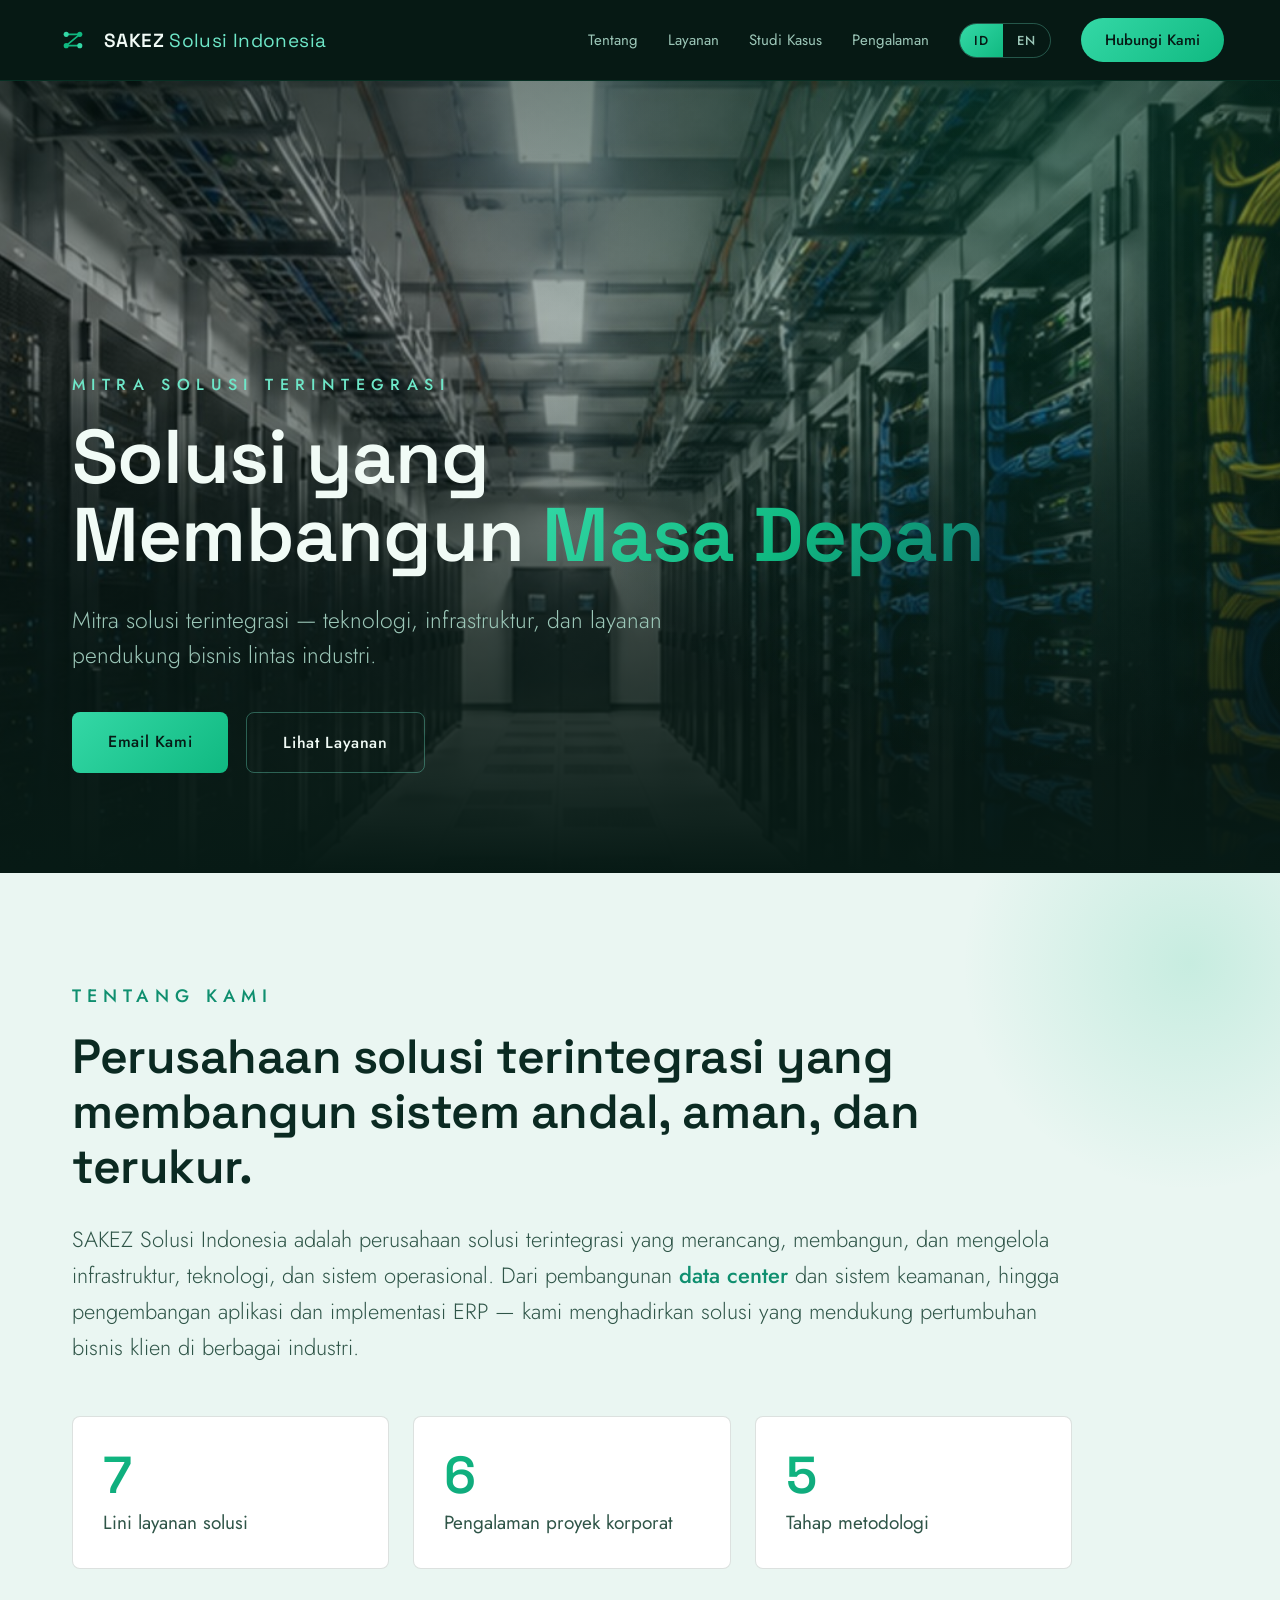
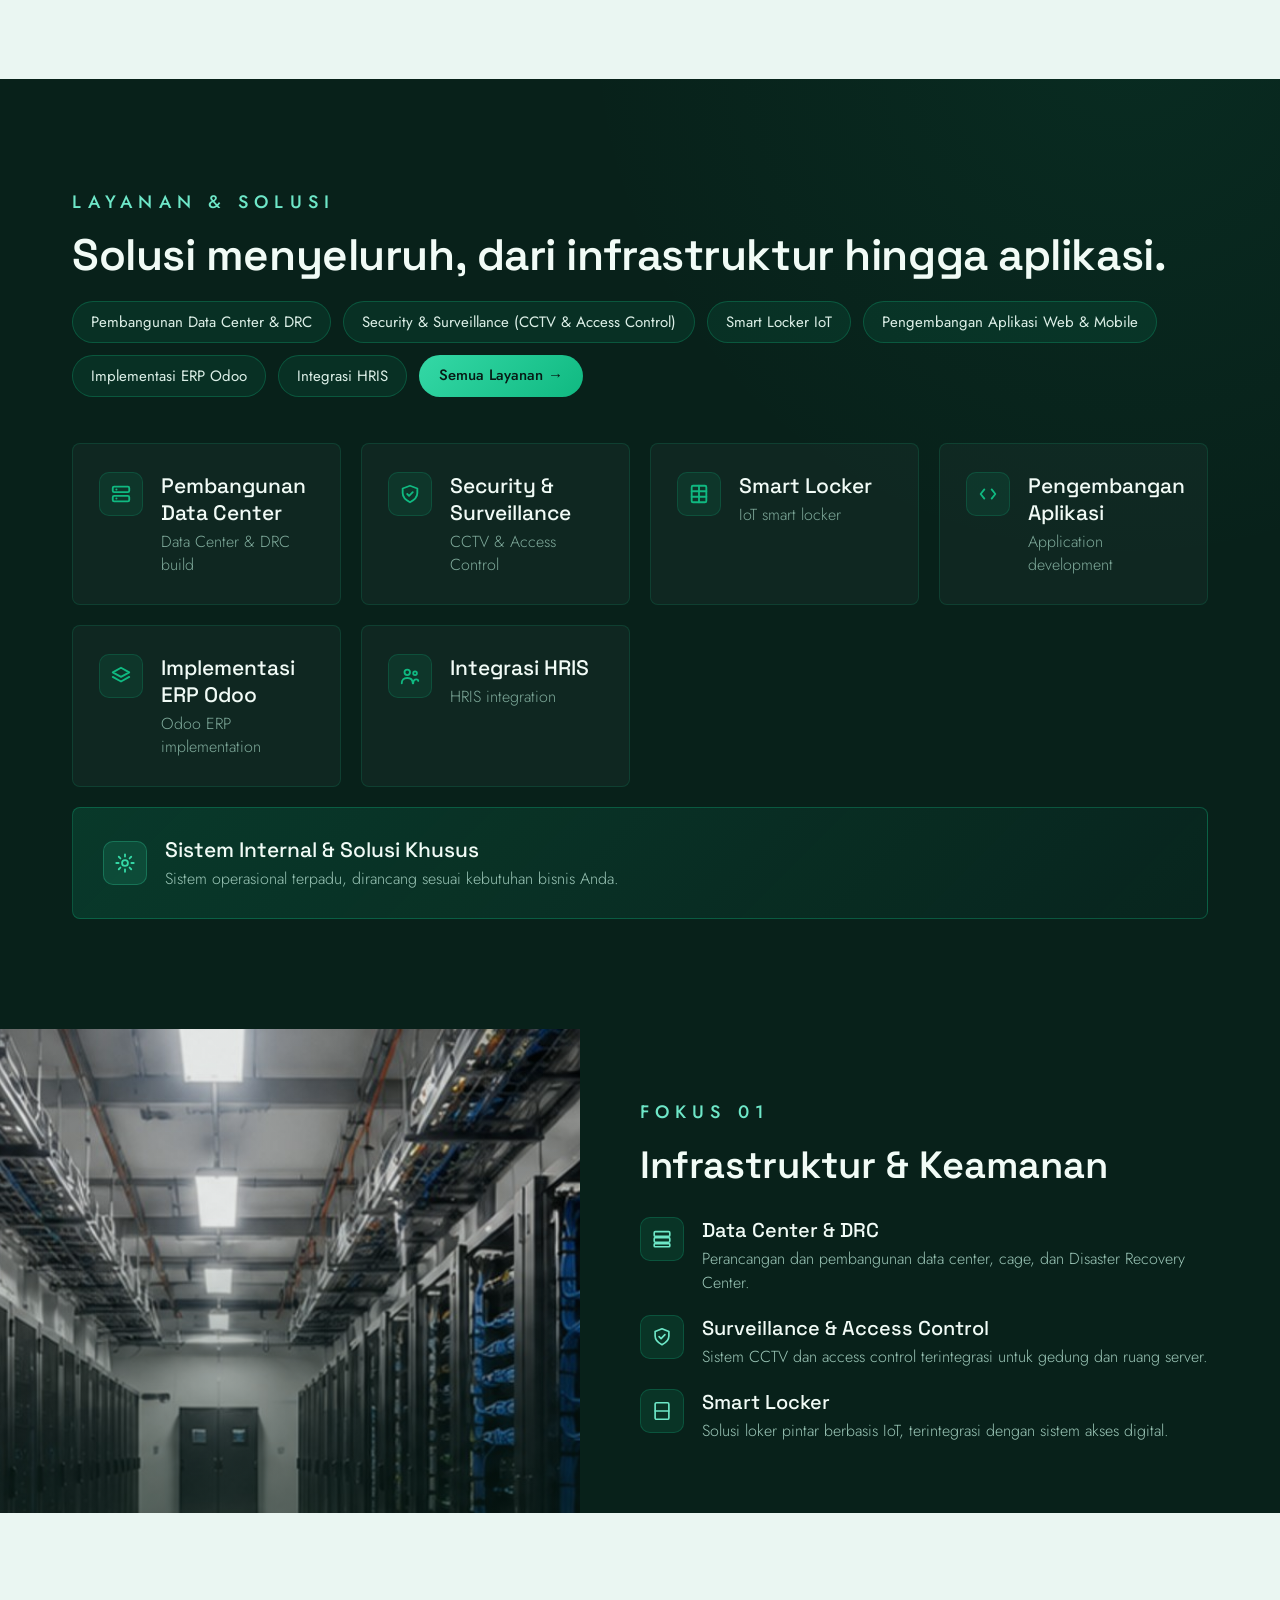
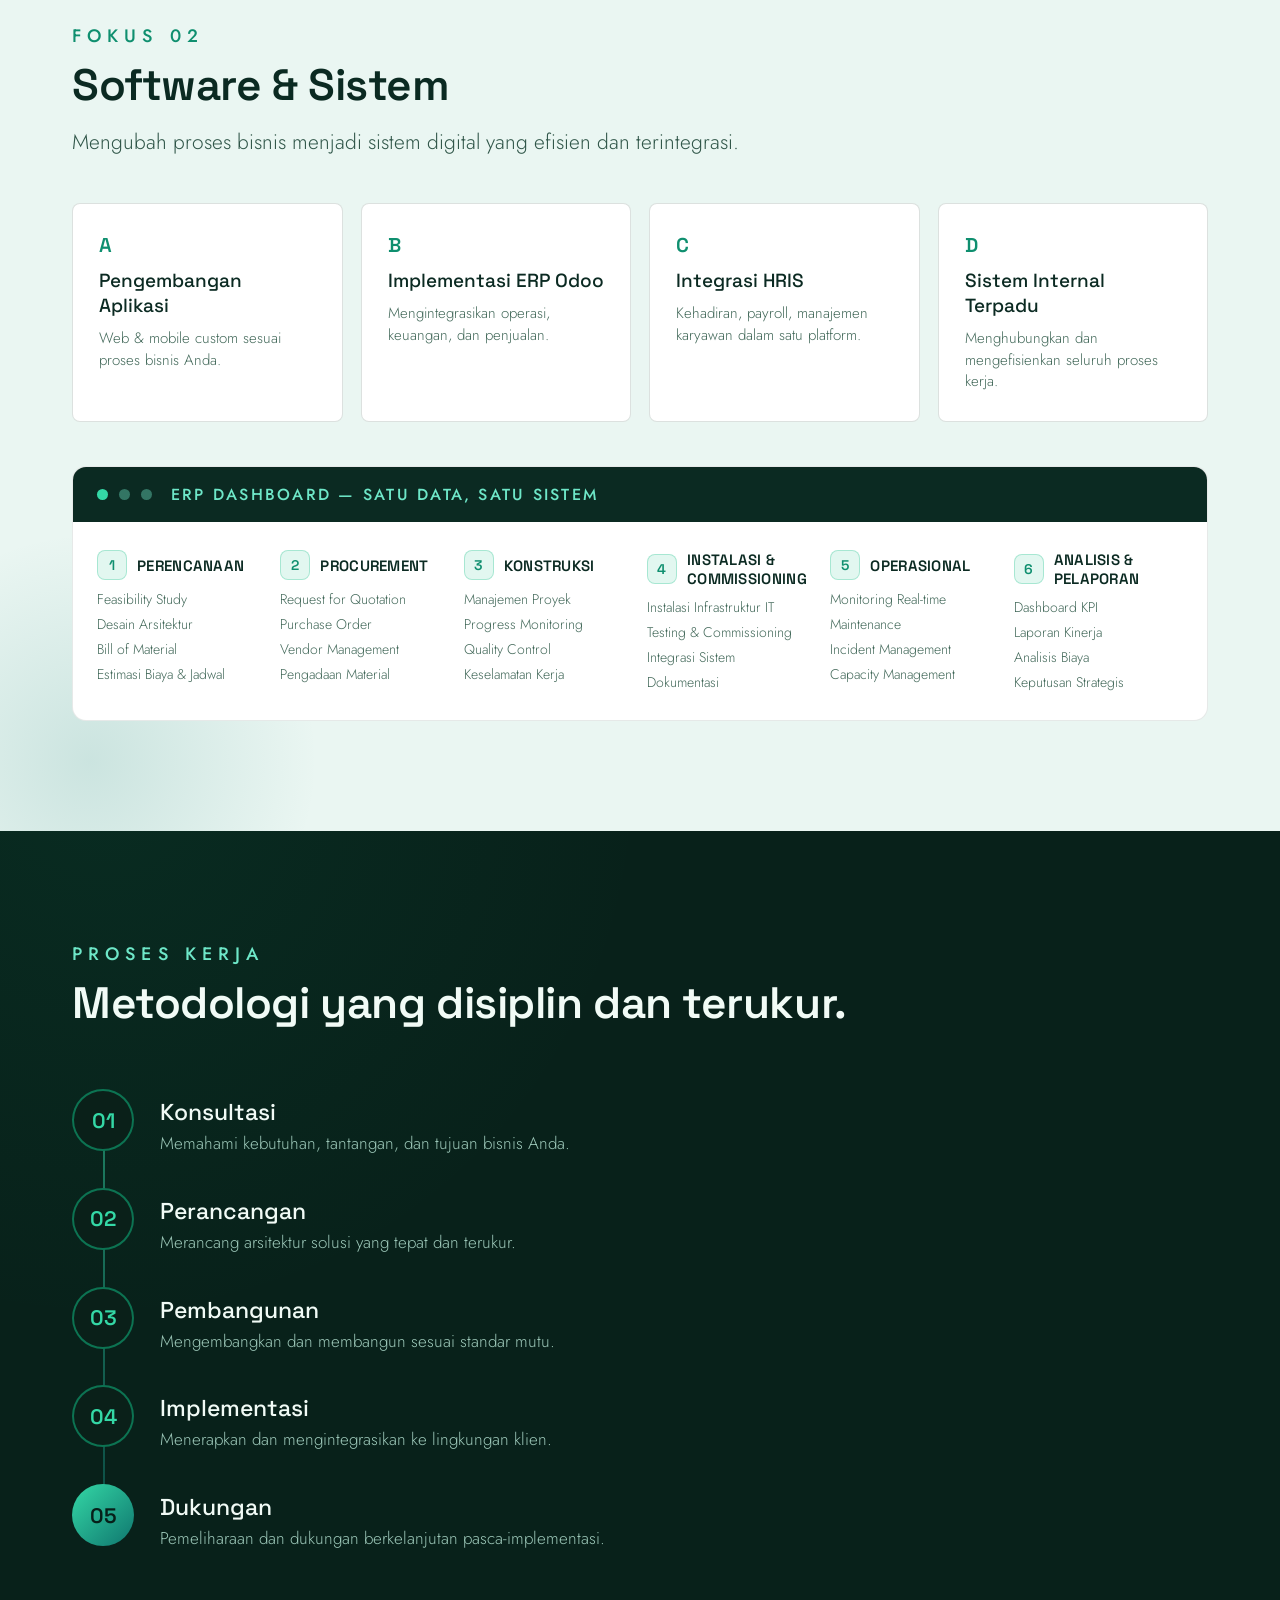
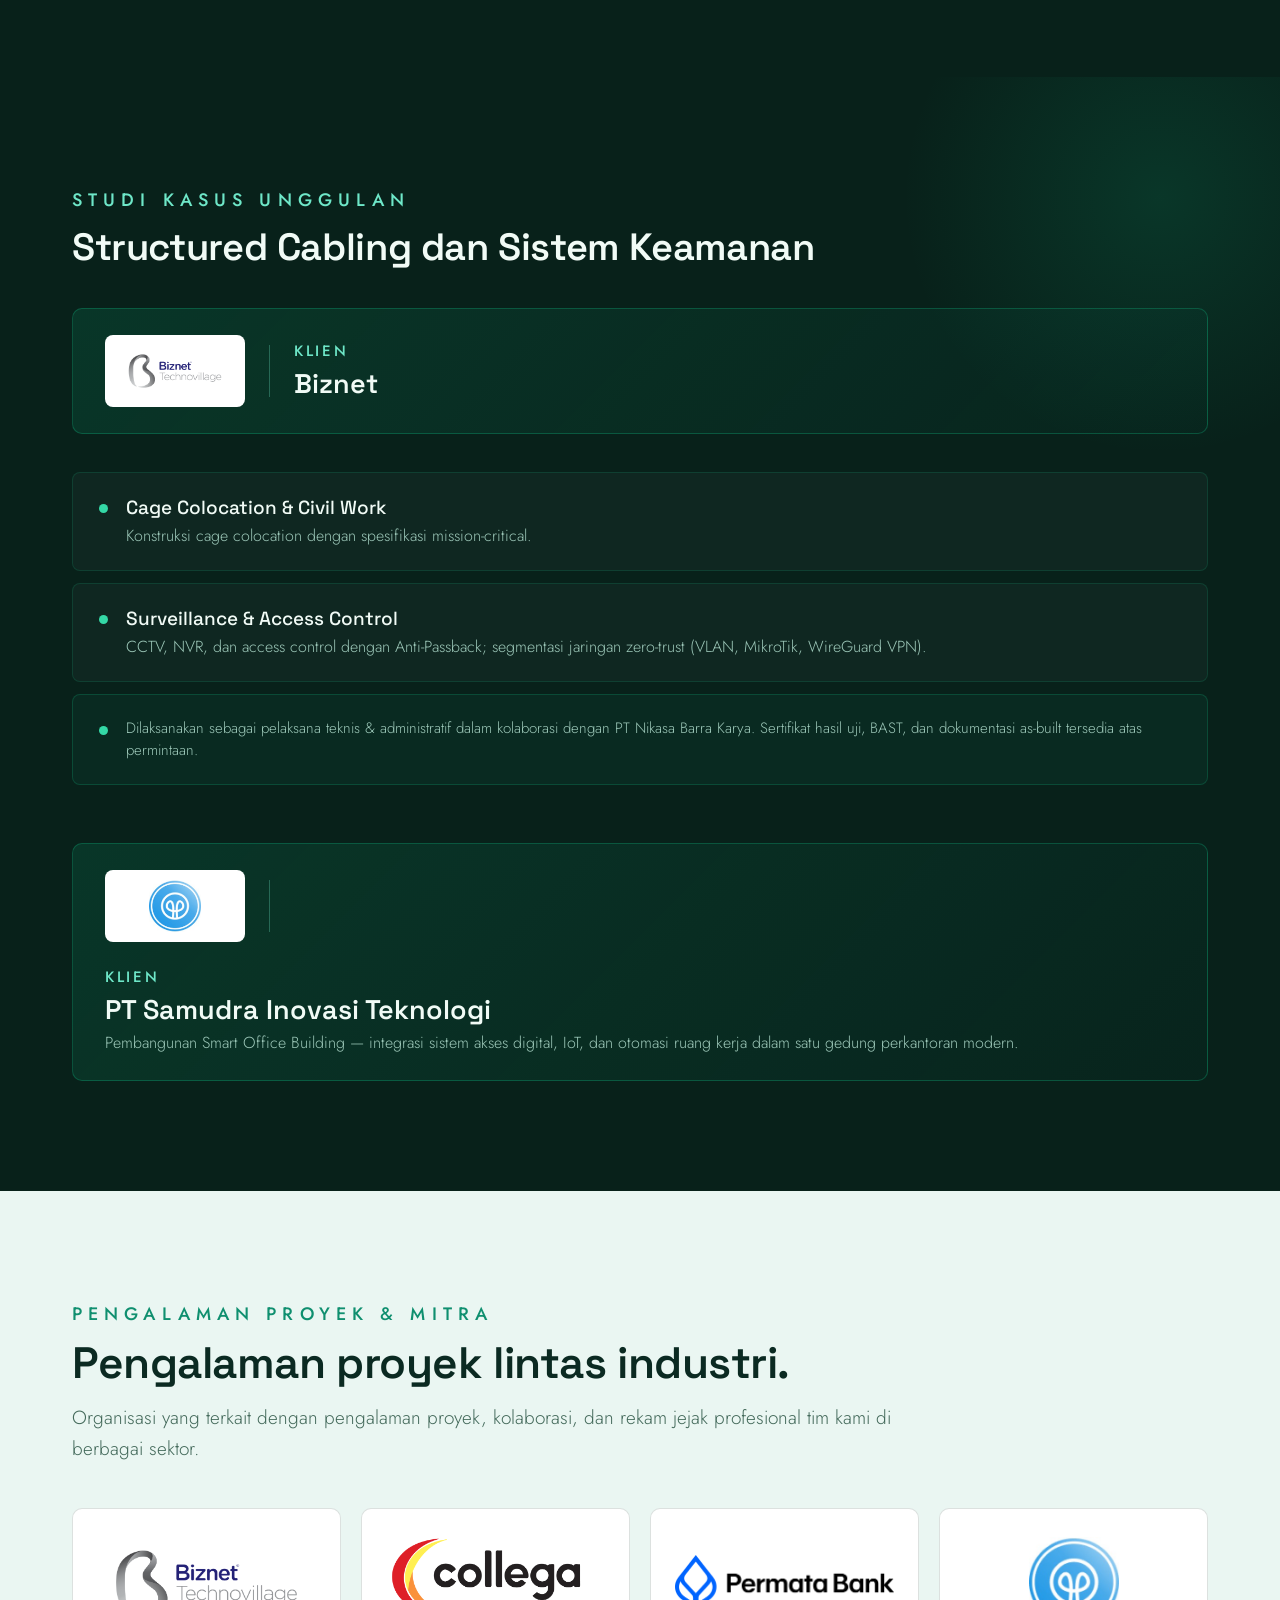
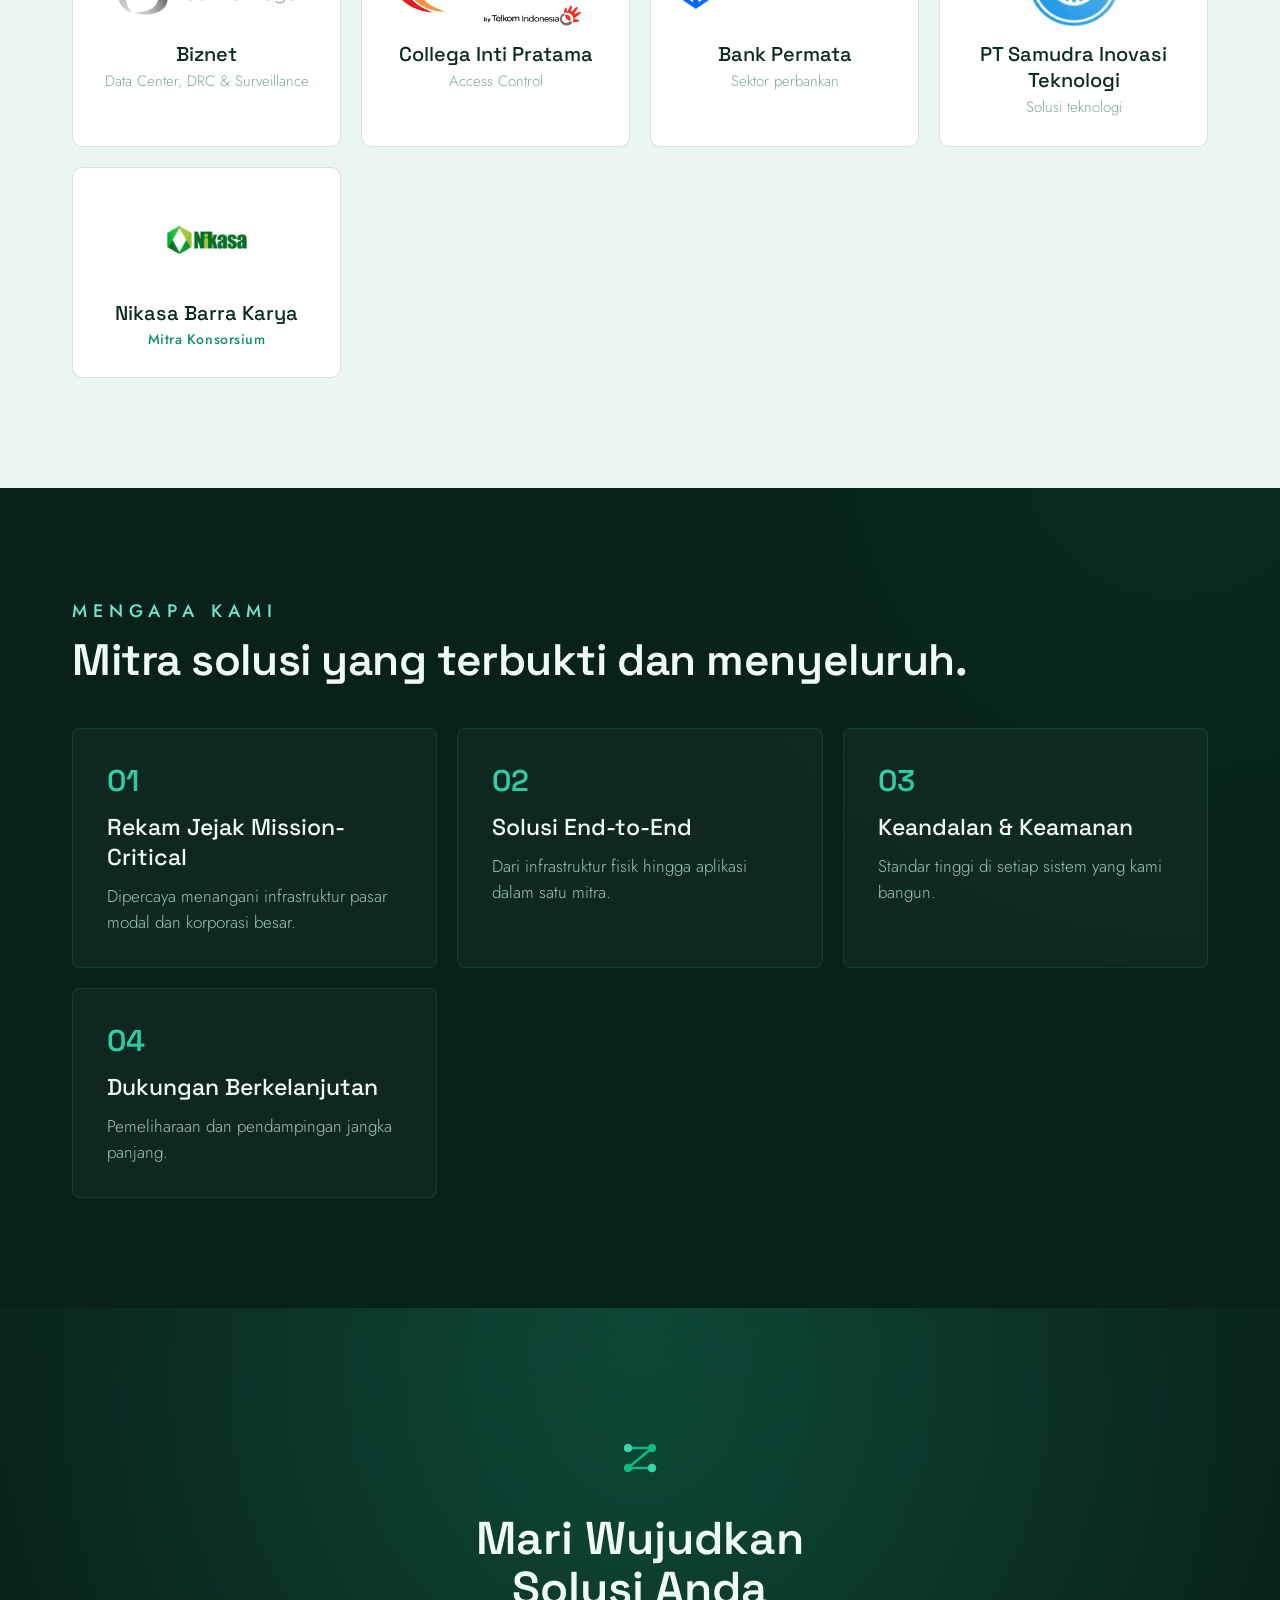
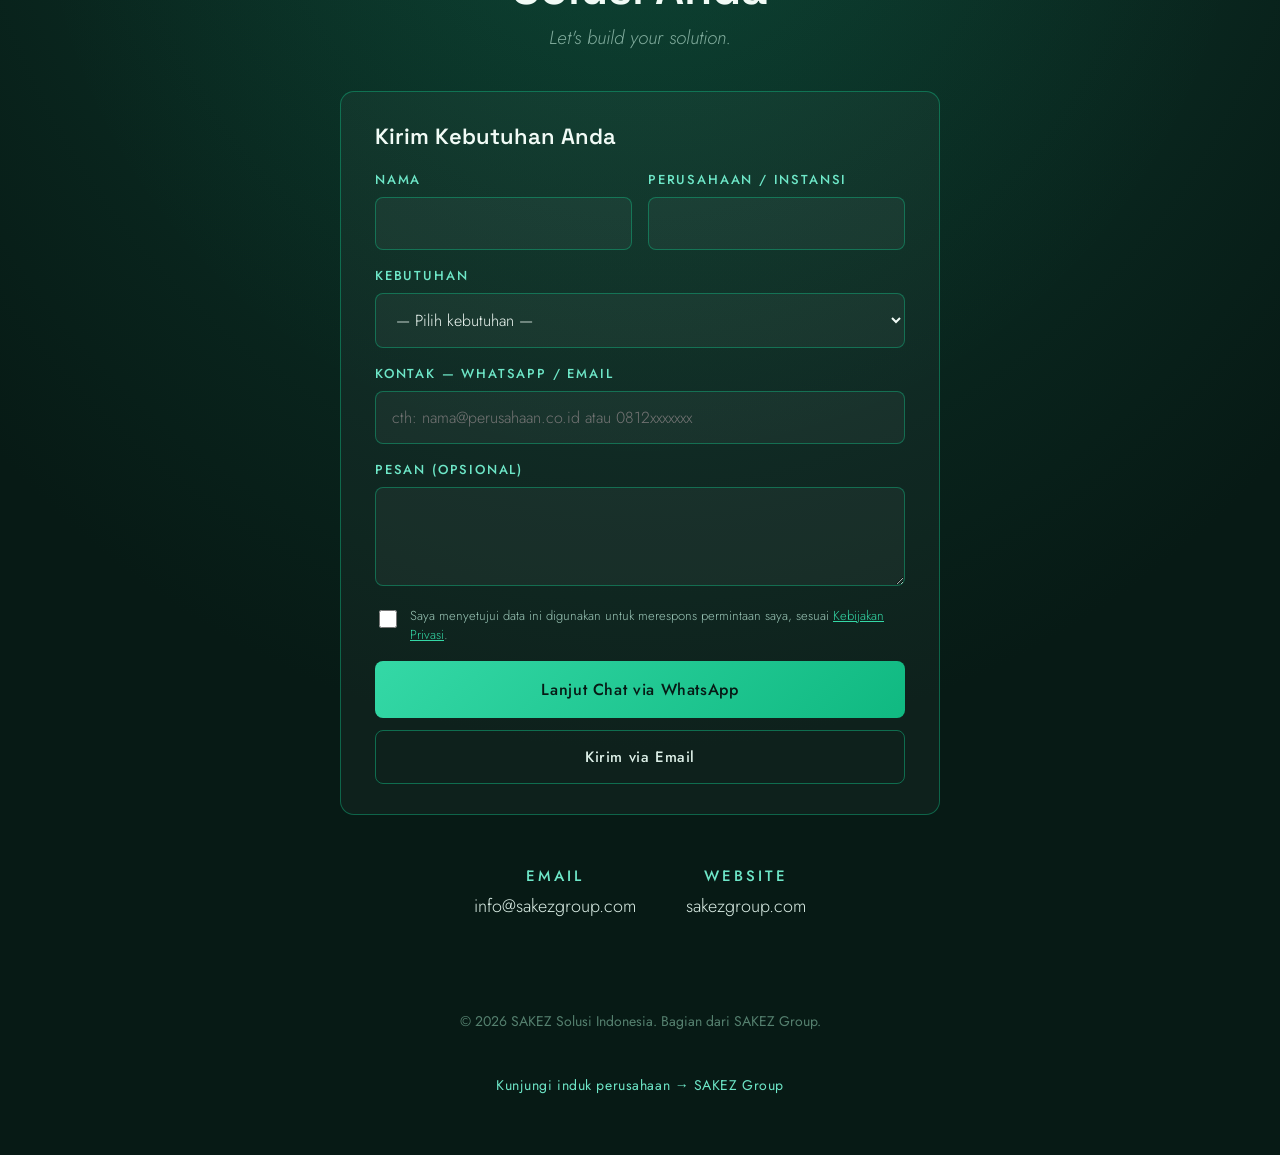
<file: index.html>
<!DOCTYPE html>

<html lang="id">
<head>
<meta charset="utf-8"/>
<!-- Google Analytics 4 (GA4) -->
<script async src="https://www.googletagmanager.com/gtag/js?id=G-RF2HKJV1LW"></script>
<script>window.dataLayer=window.dataLayer||[];function gtag(){dataLayer.push(arguments);}gtag('js',new Date());gtag('config','G-RF2HKJV1LW');</script>
<meta content="width=device-width, initial-scale=1" name="viewport"/>
<title>SAKEZ Solusi Indonesia — Mitra Solusi Terintegrasi</title>
<meta content="SAKEZ Solusi Indonesia — perusahaan solusi terintegrasi: data center, keamanan, aplikasi, ERP Odoo, dan sistem operasional." name="description"/>
<meta content="index, follow, max-image-preview:large" name="robots"/>
<link href="https://fonts.googleapis.com" rel="preconnect"/>
<link crossorigin="" href="https://fonts.gstatic.com" rel="preconnect"/>
<link href="https://fonts.googleapis.com/css2?family=Space+Grotesk:wght@400;500;600;700&amp;family=Jost:wght@300;400;500;600&amp;display=swap" rel="stylesheet"/>
<style>
  html,body{margin:0;padding:0;background:#071A15;-webkit-font-smoothing:antialiased;text-rendering:optimizeLegibility;}
  *{box-sizing:border-box;}
  a{color:#34D8A6; text-decoration:none;}
  a:hover{color:#6EE7C8;}
  html{scroll-behavior:smooth;}
  .lang-switch{display:inline-flex; align-items:center; flex:none; border:1px solid rgba(110,231,200,0.3); border-radius:999px; overflow:hidden;}
  .lang-switch button{font-family:'Jost',sans-serif; font-weight:500; font-size:13px; letter-spacing:0.08em; padding:7px 14px; background:transparent; color:#9CC7B8; border:0; cursor:pointer; transition:background .18s,color .18s;}
  .lang-switch button.is-active{background:linear-gradient(135deg,#34D8A6,#10B981); color:#071A15;}
</style>
<link href="https://solusi.sakezgroup.com/" rel="canonical"/><meta content="website" property="og:type"/><meta content="id_ID" property="og:locale"/><meta content="SAKEZ Solusi Indonesia | Mitra Solusi Terintegrasi" property="og:title"/><meta content="Solusi terintegrasi untuk data center, security system, infrastruktur IT, software, ERP, dan sistem operasional bisnis." property="og:description"/><meta content="https://solusi.sakezgroup.com/" property="og:url"/><meta content="https://solusi.sakezgroup.com/assets/web-hero-datacenter.jpeg" property="og:image"/><meta content="1200" property="og:image:width"/><meta content="630" property="og:image:height"/><meta content="summary_large_image" name="twitter:card"/><meta content="https://solusi.sakezgroup.com/assets/web-hero-datacenter.jpeg" name="twitter:image"/><meta content="#071A15" name="theme-color"/><link href="site.webmanifest" rel="manifest"/><link href="assets/css/main.css" rel="stylesheet"/><script type="application/ld+json">{"@context":"https://schema.org","@type":"Organization","@id":"https://solusi.sakezgroup.com/#organization","name":"PT SAKEZ Solusi Indonesia","alternateName":"SAKEZ Solusi Indonesia","url":"https://solusi.sakezgroup.com/","description":"Perusahaan solusi terintegrasi di Indonesia: pembangunan data center dan DRC, security & surveillance, smart locker IoT, pengembangan aplikasi, implementasi ERP Odoo, dan integrasi HRIS.","email":"info@sakezgroup.com","areaServed":{"@type":"Country","name":"Indonesia"},"parentOrganization":{"@id":"https://sakezgroup.com/#organization"},"contactPoint":[{"@type":"ContactPoint","contactType":"sales","email":"info@sakezgroup.com","telephone":"+6285280089533","availableLanguage":["id","en"],"areaServed":"ID"}],"knowsAbout":["Pembangunan Data Center","Disaster Recovery Center","Structured Cabling","Security & Surveillance System","Access Control","Smart Locker IoT","Pengembangan Aplikasi Web dan Mobile","Implementasi ERP Odoo","Integrasi HRIS"],"hasOfferCatalog":{"@type":"OfferCatalog","name":"Layanan Solusi Terintegrasi","itemListElement":[{"@type":"Offer","itemOffered":{"@type":"Service","name":"Jasa Pembangunan Data Center & DRC","url":"https://solusi.sakezgroup.com/layanan/pembangunan-data-center/","serviceType":"Pembangunan Data Center","provider":{"@id":"https://solusi.sakezgroup.com/#organization"},"areaServed":{"@type":"Country","name":"Indonesia"}}},{"@type":"Offer","itemOffered":{"@type":"Service","name":"Jasa Security & Surveillance","url":"https://solusi.sakezgroup.com/layanan/security-surveillance/","serviceType":"Sistem Keamanan dan Surveillance","provider":{"@id":"https://solusi.sakezgroup.com/#organization"},"areaServed":{"@type":"Country","name":"Indonesia"}}},{"@type":"Offer","itemOffered":{"@type":"Service","name":"Smart Locker IoT","url":"https://solusi.sakezgroup.com/layanan/smart-locker/","serviceType":"Smart Locker IoT","provider":{"@id":"https://solusi.sakezgroup.com/#organization"},"areaServed":{"@type":"Country","name":"Indonesia"}}},{"@type":"Offer","itemOffered":{"@type":"Service","name":"Jasa Pengembangan Aplikasi Web & Mobile","url":"https://solusi.sakezgroup.com/layanan/pengembangan-aplikasi/","serviceType":"Pengembangan Perangkat Lunak","provider":{"@id":"https://solusi.sakezgroup.com/#organization"},"areaServed":{"@type":"Country","name":"Indonesia"}}},{"@type":"Offer","itemOffered":{"@type":"Service","name":"Jasa Implementasi & Kustomisasi ERP Odoo","url":"https://solusi.sakezgroup.com/layanan/implementasi-erp-odoo/","serviceType":"Implementasi ERP","provider":{"@id":"https://solusi.sakezgroup.com/#organization"},"areaServed":{"@type":"Country","name":"Indonesia"}}},{"@type":"Offer","itemOffered":{"@type":"Service","name":"Jasa Integrasi HRIS","url":"https://solusi.sakezgroup.com/layanan/integrasi-hris/","serviceType":"Integrasi Sistem HRIS","provider":{"@id":"https://solusi.sakezgroup.com/#organization"},"areaServed":{"@type":"Country","name":"Indonesia"}}}]},"sameAs":[]}</script><script type="application/ld+json">{"@context":"https://schema.org","@type":"WebSite","name":"SAKEZ Solusi Indonesia","url":"https://solusi.sakezgroup.com/","inLanguage":"id-ID"}</script></head>
<body><a class="skip-link" href="#main-content" data-i18n="skip">Lewati ke konten utama</a><nav class="site-nav" style="position:sticky; top:0; z-index:50; display:flex; align-items:center; justify-content:space-between; padding:18px 56px; background:rgba(7,26,21,0.92); backdrop-filter:blur(8px); border-bottom:1px solid rgba(16,185,129,0.14);">
<div class="nav-brand" style="display:flex; align-items:center; gap:14px;">
<svg aria-label="SAKEZ Solusi Indonesia mark" fill="none" height="34" viewbox="0 0 120 120" width="34">
<line stroke="#10B981" stroke-linecap="round" stroke-width="6" x1="36" x2="84" y1="40" y2="40"></line>
<line stroke="#10B981" stroke-linecap="round" stroke-width="6" x1="84" x2="36" y1="40" y2="80"></line>
<line stroke="#10B981" stroke-linecap="round" stroke-width="6" x1="36" x2="84" y1="80" y2="80"></line>
<circle cx="36" cy="40" fill="#34D8A6" r="9"></circle><circle cx="84" cy="40" fill="#10B981" r="9"></circle>
<circle cx="36" cy="80" fill="#10B981" r="9"></circle><circle cx="84" cy="80" fill="#34D8A6" r="9"></circle>
</svg>
<span style="font-family:'Space Grotesk',sans-serif; font-weight:600; font-size:19px; color:#F1FBF6; letter-spacing:0.02em;">SAKEZ <span style="color:#6EE7C8; font-weight:400;">Solusi Indonesia</span></span>
</div><button aria-controls="primary-navigation" aria-expanded="false" aria-label="Buka menu navigasi" class="nav-toggle" type="button">&#9776;</button>
<div class="nav-menu" id="primary-navigation" style="display:flex; align-items:center; gap:30px;">
<a href="#tentang" style="font-family:'Jost',sans-serif; font-weight:400; font-size:15px; color:#9CC7B8;" data-i18n="navTentang">Tentang</a>
<a href="#layanan" style="font-family:'Jost',sans-serif; font-weight:400; font-size:15px; color:#9CC7B8;" data-i18n="navLayanan">Layanan</a>
<a href="#studi-kasus" style="font-family:'Jost',sans-serif; font-weight:400; font-size:15px; color:#9CC7B8;" data-i18n="navStudi">Studi Kasus</a>
<a href="#klien" style="font-family:'Jost',sans-serif; font-weight:400; font-size:15px; color:#9CC7B8;" data-i18n="navKlien">Pengalaman</a>
<div class="lang-switch" role="group" aria-label="Pilihan bahasa"><button type="button" data-lang="id">ID</button><button type="button" data-lang="en">EN</button></div>
<a href="#kontak" style="font-family:'Jost',sans-serif; font-weight:500; font-size:15px; color:#071A15; background:linear-gradient(135deg,#34D8A6,#10B981); padding:11px 24px; border-radius:999px;" data-i18n="navHubungi">Hubungi Kami</a>
</div>
</nav><main id="main-content">
<!-- NAV -->

<!-- HERO -->
<section style="position:relative; min-height:88vh; display:flex; flex-direction:column; overflow:hidden;">
<div style="position:absolute; inset:0;"><img alt="Data center" src="assets/web-hero-datacenter.jpeg" style="width:100%; height:100%; object-fit:cover;"/></div>
<div style="position:absolute; inset:0; background:linear-gradient(180deg, rgba(7,26,21,0.55) 0%, rgba(7,26,21,0.35) 30%, rgba(7,26,21,0.92) 90%, #071A15 100%);"></div>
<div style="position:absolute; inset:0; background:radial-gradient(900px circle at 82% 8%, rgba(16,185,129,0.18) 0%, transparent 70%);"></div>
<div style="position:relative; flex:1; display:flex; flex-direction:column; justify-content:flex-end; padding:0 clamp(20px,6vw,72px) clamp(56px,10vw,100px); max-width:1100px;">
<p style="font-family:'Jost',sans-serif; font-weight:500; font-size:16px; letter-spacing:0.4em; text-transform:uppercase; color:#6EE7C8; margin:0 0 22px;" data-i18n="heroEyebrow">Mitra Solusi Terintegrasi</p>
<h1 style="font-family:'Space Grotesk',sans-serif; font-weight:600; font-size:clamp(40px,8.5vw,76px); line-height:1.03; letter-spacing:-0.01em; margin:0; color:#F1FBF6;" data-i18n="heroTitle">Solusi yang<br/>Membangun <span style="background:linear-gradient(135deg,#34D8A6,#10B981 55%,#0F766E); -webkit-background-clip:text; background-clip:text; color:transparent;">Masa Depan</span></h1>
<p style="font-family:'Jost',sans-serif; font-weight:300; font-size:23px; line-height:1.55; color:#9CC7B8; margin:28px 0 0; max-width:680px;" data-i18n="heroSub">Mitra solusi terintegrasi — teknologi, infrastruktur, dan layanan pendukung bisnis lintas industri.</p>
<div style="display:flex; gap:18px; margin-top:38px;">
<a href="mailto:info@sakezgroup.com" style="font-family:'Jost',sans-serif; font-weight:500; font-size:16px; letter-spacing:0.04em; color:#071A15; background:linear-gradient(135deg,#34D8A6,#10B981); padding:18px 36px; border-radius:8px;" data-i18n="heroCta1">Email Kami</a>
<a href="#layanan" style="font-family:'Jost',sans-serif; font-weight:500; font-size:16px; letter-spacing:0.04em; color:#F1FBF6; border:1px solid rgba(110,231,200,0.35); padding:18px 36px; border-radius:8px;" data-i18n="heroCta2">Lihat Layanan</a>
</div>
</div>
</section>
<!-- ABOUT -->
<section id="tentang" style="background:#EAF6F2; display:flex; flex-direction:column; padding:clamp(60px,10vw,110px) clamp(20px,6vw,72px); gap:50px; position:relative; overflow:hidden;">
<div style="position:absolute; top:-140px; right:-140px; width:460px; height:460px; border-radius:999px; background:radial-gradient(circle, rgba(16,185,129,0.16), transparent 70%);"></div>
<div style="display:flex; flex-direction:column; gap:20px; position:relative; max-width:1000px;">
<p style="font-family:'Jost',sans-serif; font-weight:500; font-size:18px; letter-spacing:0.34em; text-transform:uppercase; color:#0F8F6F; margin:0;" data-i18n="aboutEyebrow">Tentang Kami</p>
<h2 style="font-family:'Space Grotesk',sans-serif; font-weight:600; font-size:48px; line-height:1.15; letter-spacing:-0.01em; color:#0B2A22; margin:0;" data-i18n="aboutTitle">Perusahaan solusi terintegrasi yang membangun sistem andal, aman, dan terukur.</h2>
<p style="font-family:'Jost',sans-serif; font-weight:300; font-size:22px; line-height:1.65; color:#2F5548; margin:6px 0 0;" data-i18n="aboutBody">SAKEZ Solusi Indonesia adalah perusahaan solusi terintegrasi yang merancang, membangun, dan mengelola infrastruktur, teknologi, dan sistem operasional. Dari pembangunan <em style="color:#0F8F6F; font-style:normal; font-weight:500;">data center</em> dan sistem keamanan, hingga pengembangan aplikasi dan implementasi ERP — kami menghadirkan solusi yang mendukung pertumbuhan bisnis klien di berbagai industri.</p>
</div>
<div style="display:grid; grid-template-columns:repeat(auto-fit,minmax(240px,1fr)); gap:24px; position:relative; max-width:1000px;">
<div style="display:flex; flex-direction:column; gap:8px; padding:32px 30px; background:#fff; border:1px solid rgba(11,42,34,0.14); border-radius:8px;"><span style="font-family:'Space Grotesk',sans-serif; font-weight:600; font-size:52px; line-height:1; background:linear-gradient(135deg,#10B981,#0F766E); -webkit-background-clip:text; background-clip:text; color:transparent;">7</span><span style="font-family:'Jost',sans-serif; font-weight:400; font-size:19px; color:#2F5548;" data-i18n="stat1">Lini layanan solusi</span></div>
<div style="display:flex; flex-direction:column; gap:8px; padding:32px 30px; background:#fff; border:1px solid rgba(11,42,34,0.14); border-radius:8px;"><span style="font-family:'Space Grotesk',sans-serif; font-weight:600; font-size:52px; line-height:1; background:linear-gradient(135deg,#10B981,#0F766E); -webkit-background-clip:text; background-clip:text; color:transparent;">6</span><span style="font-family:'Jost',sans-serif; font-weight:400; font-size:19px; color:#2F5548;" data-i18n="stat2">Pengalaman proyek korporat</span></div>
<div style="display:flex; flex-direction:column; gap:8px; padding:32px 30px; background:#fff; border:1px solid rgba(11,42,34,0.14); border-radius:8px;"><span style="font-family:'Space Grotesk',sans-serif; font-weight:600; font-size:52px; line-height:1; background:linear-gradient(135deg,#10B981,#0F766E); -webkit-background-clip:text; background-clip:text; color:transparent;">5</span><span style="font-family:'Jost',sans-serif; font-weight:400; font-size:19px; color:#2F5548;" data-i18n="stat3">Tahap metodologi</span></div>
</div>
</section>
<!-- SERVICES -->
<section id="layanan" style="background:#08211A; display:flex; flex-direction:column; padding:clamp(60px,10vw,110px) clamp(20px,6vw,72px); gap:46px; position:relative; overflow:hidden;">
<div style="position:absolute; inset:0; background:radial-gradient(780px circle at 88% -6%, rgba(16,185,129,0.07) 0%, transparent 70%); pointer-events:none;"></div>
<div style="display:flex; flex-direction:column; gap:16px; position:relative;">
<p style="font-family:'Jost',sans-serif; font-weight:500; font-size:18px; letter-spacing:0.34em; text-transform:uppercase; color:#6EE7C8; margin:0;" data-i18n="servEyebrow">Layanan &amp; Solusi</p>
<h2 style="font-family:'Space Grotesk',sans-serif; font-weight:600; font-size:44px; line-height:1.1; letter-spacing:-0.01em; color:#F1FBF6; margin:0;" data-i18n="servTitle">Solusi menyeluruh, dari infrastruktur hingga aplikasi.</h2>
<div style="display:flex; flex-wrap:wrap; gap:12px; margin-top:6px;"><a href="/layanan/pembangunan-data-center/" style="font-family:'Jost',sans-serif; font-weight:400; font-size:15px; color:#DCEFE7; background:rgba(16,185,129,0.10); border:1px solid rgba(16,185,129,0.28); padding:9px 18px; border-radius:999px;">Pembangunan Data Center & DRC</a><a href="/layanan/security-surveillance/" style="font-family:'Jost',sans-serif; font-weight:400; font-size:15px; color:#DCEFE7; background:rgba(16,185,129,0.10); border:1px solid rgba(16,185,129,0.28); padding:9px 18px; border-radius:999px;">Security & Surveillance (CCTV & Access Control)</a><a href="/layanan/smart-locker/" style="font-family:'Jost',sans-serif; font-weight:400; font-size:15px; color:#DCEFE7; background:rgba(16,185,129,0.10); border:1px solid rgba(16,185,129,0.28); padding:9px 18px; border-radius:999px;">Smart Locker IoT</a><a href="/layanan/pengembangan-aplikasi/" style="font-family:'Jost',sans-serif; font-weight:400; font-size:15px; color:#DCEFE7; background:rgba(16,185,129,0.10); border:1px solid rgba(16,185,129,0.28); padding:9px 18px; border-radius:999px;">Pengembangan Aplikasi Web & Mobile</a><a href="/layanan/implementasi-erp-odoo/" style="font-family:'Jost',sans-serif; font-weight:400; font-size:15px; color:#DCEFE7; background:rgba(16,185,129,0.10); border:1px solid rgba(16,185,129,0.28); padding:9px 18px; border-radius:999px;">Implementasi ERP Odoo</a><a href="/layanan/integrasi-hris/" style="font-family:'Jost',sans-serif; font-weight:400; font-size:15px; color:#DCEFE7; background:rgba(16,185,129,0.10); border:1px solid rgba(16,185,129,0.28); padding:9px 18px; border-radius:999px;">Integrasi HRIS</a><a href="/layanan/" style="font-family:'Jost',sans-serif; font-weight:500; font-size:15px; color:#071A15; background:linear-gradient(135deg,#34D8A6,#10B981); padding:9px 20px; border-radius:999px;">Semua Layanan &rarr;</a></div>
</div>
<div style="display:grid; grid-template-columns:repeat(auto-fit,minmax(240px,1fr)); gap:20px; position:relative;">
<a href="/layanan/pembangunan-data-center/" style="display:flex; gap:18px; align-items:flex-start; padding:28px 26px; background:rgba(255,255,255,0.03); border:1px solid rgba(16,185,129,0.16); border-radius:8px; text-decoration:none;"><div style="width:44px; height:44px; border-radius:10px; background:rgba(16,185,129,0.1); border:1px solid rgba(16,185,129,0.2); display:flex; align-items:center; justify-content:center; flex:none;"><svg fill="none" height="22" stroke="#10B981" stroke-linecap="round" stroke-linejoin="round" stroke-width="2" viewbox="0 0 24 24" width="22"><rect height="6" rx="1.5" width="18" x="3" y="4"></rect><rect height="6" rx="1.5" width="18" x="3" y="14"></rect><circle cx="7" cy="7" fill="#10B981" r="1.1" stroke="none"></circle><circle cx="7" cy="17" fill="#10B981" r="1.1" stroke="none"></circle></svg></div><div><p style="font-family:'Space Grotesk',sans-serif; font-weight:500; font-size:21px; color:#F1FBF6; margin:0 0 4px;" data-i18n="svc1t">Pembangunan Data Center</p><p style="font-family:'Jost',sans-serif; font-weight:300; font-size:16px; color:#7FAA9B; margin:0;" data-i18n="svc1d">Data Center &amp; DRC build</p></div></a>
<a href="/layanan/security-surveillance/" style="display:flex; gap:18px; align-items:flex-start; padding:28px 26px; background:rgba(255,255,255,0.03); border:1px solid rgba(16,185,129,0.16); border-radius:8px; text-decoration:none;"><div style="width:44px; height:44px; border-radius:10px; background:rgba(16,185,129,0.1); border:1px solid rgba(16,185,129,0.2); display:flex; align-items:center; justify-content:center; flex:none;"><svg fill="none" height="22" stroke="#10B981" stroke-linecap="round" stroke-linejoin="round" stroke-width="2" viewbox="0 0 24 24" width="22"><path d="M12 3 L20 6 V11 C20 16 16 19 12 21 C8 19 4 16 4 11 V6 Z"></path><path d="M9 12 l2 2 l4 -4"></path></svg></div><div><p style="font-family:'Space Grotesk',sans-serif; font-weight:500; font-size:21px; color:#F1FBF6; margin:0 0 4px;" data-i18n="svc2t">Security &amp; Surveillance</p><p style="font-family:'Jost',sans-serif; font-weight:300; font-size:16px; color:#7FAA9B; margin:0;" data-i18n="svc2d">CCTV &amp; Access Control</p></div></a>
<a href="/layanan/smart-locker/" style="display:flex; gap:18px; align-items:flex-start; padding:28px 26px; background:rgba(255,255,255,0.03); border:1px solid rgba(16,185,129,0.16); border-radius:8px; text-decoration:none;"><div style="width:44px; height:44px; border-radius:10px; background:rgba(16,185,129,0.1); border:1px solid rgba(16,185,129,0.2); display:flex; align-items:center; justify-content:center; flex:none;"><svg fill="none" height="22" stroke="#10B981" stroke-linecap="round" stroke-linejoin="round" stroke-width="2" viewbox="0 0 24 24" width="22"><rect height="18" rx="1.5" width="16" x="4" y="3"></rect><line x1="4" x2="20" y1="9" y2="9"></line><line x1="4" x2="20" y1="15" y2="15"></line><line x1="12" x2="12" y1="3" y2="21"></line></svg></div><div><p style="font-family:'Space Grotesk',sans-serif; font-weight:500; font-size:21px; color:#F1FBF6; margin:0 0 4px;" data-i18n="svc3t">Smart Locker</p><p style="font-family:'Jost',sans-serif; font-weight:300; font-size:16px; color:#7FAA9B; margin:0;" data-i18n="svc3d">IoT smart locker</p></div></a>
<a href="/layanan/pengembangan-aplikasi/" style="display:flex; gap:18px; align-items:flex-start; padding:28px 26px; background:rgba(255,255,255,0.03); border:1px solid rgba(16,185,129,0.16); border-radius:8px; text-decoration:none;"><div style="width:44px; height:44px; border-radius:10px; background:rgba(16,185,129,0.1); border:1px solid rgba(16,185,129,0.2); display:flex; align-items:center; justify-content:center; flex:none;"><svg fill="none" height="22" stroke="#10B981" stroke-linecap="round" stroke-linejoin="round" stroke-width="2" viewbox="0 0 24 24" width="22"><polyline points="8 7 4 12 8 17"></polyline><polyline points="16 7 20 12 16 17"></polyline></svg></div><div><p style="font-family:'Space Grotesk',sans-serif; font-weight:500; font-size:21px; color:#F1FBF6; margin:0 0 4px;" data-i18n="svc4t">Pengembangan Aplikasi</p><p style="font-family:'Jost',sans-serif; font-weight:300; font-size:16px; color:#7FAA9B; margin:0;" data-i18n="svc4d">Application development</p></div></a>
<a href="/layanan/implementasi-erp-odoo/" style="display:flex; gap:18px; align-items:flex-start; padding:28px 26px; background:rgba(255,255,255,0.03); border:1px solid rgba(16,185,129,0.16); border-radius:8px; text-decoration:none;"><div style="width:44px; height:44px; border-radius:10px; background:rgba(16,185,129,0.1); border:1px solid rgba(16,185,129,0.2); display:flex; align-items:center; justify-content:center; flex:none;"><svg fill="none" height="22" stroke="#10B981" stroke-linecap="round" stroke-linejoin="round" stroke-width="2" viewbox="0 0 24 24" width="22"><polygon points="12 3 21 8 12 13 3 8"></polygon><polyline points="3 13 12 18 21 13"></polyline></svg></div><div><p style="font-family:'Space Grotesk',sans-serif; font-weight:500; font-size:21px; color:#F1FBF6; margin:0 0 4px;" data-i18n="svc5t">Implementasi ERP Odoo</p><p style="font-family:'Jost',sans-serif; font-weight:300; font-size:16px; color:#7FAA9B; margin:0;" data-i18n="svc5d">Odoo ERP implementation</p></div></a>
<a href="/layanan/integrasi-hris/" style="display:flex; gap:18px; align-items:flex-start; padding:28px 26px; background:rgba(255,255,255,0.03); border:1px solid rgba(16,185,129,0.16); border-radius:8px; text-decoration:none;"><div style="width:44px; height:44px; border-radius:10px; background:rgba(16,185,129,0.1); border:1px solid rgba(16,185,129,0.2); display:flex; align-items:center; justify-content:center; flex:none;"><svg fill="none" height="22" stroke="#10B981" stroke-linecap="round" stroke-linejoin="round" stroke-width="2" viewbox="0 0 24 24" width="22"><circle cx="9" cy="8" r="3"></circle><path d="M3 20 C3 16 5 14.2 9 14.2 C13 14.2 15 16 15 20"></path><circle cx="17.5" cy="9" r="2"></circle><path d="M15.5 20 C15.5 16.8 16.5 15.6 19 15.6 C20.6 15.6 21 16.6 21 17.4"></path></svg></div><div><p style="font-family:'Space Grotesk',sans-serif; font-weight:500; font-size:21px; color:#F1FBF6; margin:0 0 4px;" data-i18n="svc6t">Integrasi HRIS</p><p style="font-family:'Jost',sans-serif; font-weight:300; font-size:16px; color:#7FAA9B; margin:0;" data-i18n="svc6d">HRIS integration</p></div></a>
<div style="grid-column:1 / -1; display:flex; gap:18px; align-items:center; padding:28px 30px; background:linear-gradient(135deg, rgba(16,185,129,0.16), rgba(15,118,110,0.05)); border:1px solid rgba(16,185,129,0.32); border-radius:8px;"><div style="width:44px; height:44px; border-radius:10px; background:rgba(52,216,166,0.12); border:1px solid rgba(52,216,166,0.28); display:flex; align-items:center; justify-content:center; flex:none;"><svg fill="none" height="22" stroke="#34D8A6" stroke-linecap="round" stroke-linejoin="round" stroke-width="2" viewbox="0 0 24 24" width="22"><circle cx="12" cy="12" r="3.2"></circle><path d="M12 2.5 V5 M12 19 V21.5 M2.5 12 H5 M19 12 H21.5 M5.2 5.2 L7 7 M17 17 L18.8 18.8 M18.8 5.2 L17 7 M7 17 L5.2 18.8"></path></svg></div><div><p style="font-family:'Space Grotesk',sans-serif; font-weight:500; font-size:21px; color:#F1FBF6; margin:0 0 4px;" data-i18n="svc7t">Sistem Internal &amp; Solusi Khusus</p><p style="font-family:'Jost',sans-serif; font-weight:300; font-size:16px; color:#9CC7B8; margin:0;" data-i18n="svc7d">Sistem operasional terpadu, dirancang sesuai kebutuhan bisnis Anda.</p></div></div>
</div>
</section>
<!-- INFRA & SECURITY -->
<section style="background:#08211A; display:flex; flex-direction:column; lg:flex-direction:row; position:relative; overflow:hidden;">
<div style="display:flex; flex-wrap:wrap;">
<div style="flex:1; min-width:min(100%,300px); position:relative; min-height:460px;"><img alt="Infrastruktur server" decoding="async" loading="lazy" src="assets/web-infra-photo.jpeg" style="width:100%; height:100%; object-fit:cover; position:absolute; inset:0;"/><div style="position:absolute; inset:0; background:linear-gradient(0deg, rgba(8,33,26,0.55) 0%, rgba(8,33,26,0.1) 60%);"></div></div>
<div style="flex:1; min-width:min(100%,300px); display:flex; flex-direction:column; justify-content:center; gap:20px; padding:clamp(44px,8vw,70px) clamp(20px,6vw,60px);">
<p style="font-family:'Jost',sans-serif; font-weight:500; font-size:18px; letter-spacing:0.34em; text-transform:uppercase; color:#6EE7C8; margin:0;" data-i18n="infraEyebrow">Fokus 01</p>
<h2 style="font-family:'Space Grotesk',sans-serif; font-weight:600; font-size:38px; line-height:1.1; color:#F1FBF6; margin:0 0 10px;" data-i18n="infraTitle">Infrastruktur &amp; Keamanan</h2>
<div style="display:flex; gap:18px; align-items:flex-start;"><div style="width:44px; height:44px; border-radius:10px; background:rgba(16,185,129,0.12); border:1px solid rgba(16,185,129,0.25); display:flex; align-items:center; justify-content:center; flex:none;"><svg fill="none" height="22" stroke="#6EE7C8" stroke-linecap="round" stroke-linejoin="round" stroke-width="1.8" viewbox="0 0 24 24" width="22"><rect height="5" rx="1.2" width="17" x="3.5" y="4"></rect><rect height="5" rx="1.2" width="17" x="3.5" y="10.5"></rect><rect height="3.5" rx="1" width="17" x="3.5" y="17"></rect></svg></div><div><p style="font-family:'Space Grotesk',sans-serif; font-weight:500; font-size:20px; color:#F1FBF6; margin:0 0 4px;" data-i18n="infra1t">Data Center &amp; DRC</p><p style="font-family:'Jost',sans-serif; font-weight:300; font-size:16px; line-height:1.5; color:#9CC7B8; margin:0;" data-i18n="infra1d">Perancangan dan pembangunan data center, cage, dan Disaster Recovery Center.</p></div></div>
<div style="display:flex; gap:18px; align-items:flex-start;"><div style="width:44px; height:44px; border-radius:10px; background:rgba(16,185,129,0.12); border:1px solid rgba(16,185,129,0.25); display:flex; align-items:center; justify-content:center; flex:none;"><svg fill="none" height="22" stroke="#6EE7C8" stroke-linecap="round" stroke-linejoin="round" stroke-width="1.8" viewbox="0 0 24 24" width="22"><path d="M12 3 L19.5 6 V11 C19.5 15.5 16 18.5 12 20.5 C8 18.5 4.5 15.5 4.5 11 V6 Z"></path><path d="M8.8 11.6 l2.2 2.2 l4.2 -4.4"></path></svg></div><div><p style="font-family:'Space Grotesk',sans-serif; font-weight:500; font-size:20px; color:#F1FBF6; margin:0 0 4px;" data-i18n="infra2t">Surveillance &amp; Access Control</p><p style="font-family:'Jost',sans-serif; font-weight:300; font-size:16px; line-height:1.5; color:#9CC7B8; margin:0;" data-i18n="infra2d">Sistem CCTV dan access control terintegrasi untuk gedung dan ruang server.</p></div></div>
<div style="display:flex; gap:18px; align-items:flex-start;"><div style="width:44px; height:44px; border-radius:10px; background:rgba(16,185,129,0.12); border:1px solid rgba(16,185,129,0.25); display:flex; align-items:center; justify-content:center; flex:none;"><svg fill="none" height="22" stroke="#6EE7C8" stroke-linecap="round" stroke-linejoin="round" stroke-width="1.8" viewbox="0 0 24 24" width="22"><rect height="18" rx="1.5" width="15" x="4.5" y="3"></rect><line x1="4.5" x2="19.5" y1="12" y2="12"></line></svg></div><div><p style="font-family:'Space Grotesk',sans-serif; font-weight:500; font-size:20px; color:#F1FBF6; margin:0 0 4px;" data-i18n="infra3t">Smart Locker</p><p style="font-family:'Jost',sans-serif; font-weight:300; font-size:16px; line-height:1.5; color:#9CC7B8; margin:0;" data-i18n="infra3d">Solusi loker pintar berbasis IoT, terintegrasi dengan sistem akses digital.</p></div></div>
</div>
</div>
</section>
<!-- SOFTWARE & SYSTEMS -->
<section style="background:#EAF6F2; display:flex; flex-direction:column; padding:clamp(60px,10vw,110px) clamp(20px,6vw,72px); gap:44px; position:relative; overflow:hidden;">
<div style="position:absolute; bottom:-160px; left:-140px; width:460px; height:460px; border-radius:999px; background:radial-gradient(circle, rgba(15,118,110,0.14), transparent 70%);"></div>
<div style="display:flex; flex-direction:column; gap:12px; position:relative;">
<p style="font-family:'Jost',sans-serif; font-weight:500; font-size:18px; letter-spacing:0.34em; text-transform:uppercase; color:#0F8F6F; margin:0;" data-i18n="swEyebrow">Fokus 02</p>
<h2 style="font-family:'Space Grotesk',sans-serif; font-weight:600; font-size:44px; line-height:1.1; letter-spacing:-0.01em; color:#0B2A22; margin:0;" data-i18n="swTitle">Software &amp; Sistem</h2>
<p style="font-family:'Jost',sans-serif; font-weight:300; font-size:21px; line-height:1.5; color:#2F5548; margin:6px 0 0; max-width:760px;" data-i18n="swSub">Mengubah proses bisnis menjadi sistem digital yang efisien dan terintegrasi.</p>
</div>
<div style="display:grid; grid-template-columns:repeat(auto-fit,minmax(210px,1fr)); gap:18px; position:relative;">
<div style="display:flex; flex-direction:column; gap:10px; padding:28px 26px; background:#fff; border:1px solid rgba(11,42,34,0.14); border-radius:8px;"><span style="font-family:'Space Grotesk',sans-serif; font-weight:600; font-size:20px; color:#0F8F6F;">A</span><p style="font-family:'Space Grotesk',sans-serif; font-weight:500; font-size:19px; color:#0B2A22; margin:0;" data-i18n="sw1t">Pengembangan Aplikasi</p><p style="font-family:'Jost',sans-serif; font-weight:300; font-size:15px; line-height:1.45; color:#43695A; margin:0;" data-i18n="sw1d">Web &amp; mobile custom sesuai proses bisnis Anda.</p></div>
<div style="display:flex; flex-direction:column; gap:10px; padding:28px 26px; background:#fff; border:1px solid rgba(11,42,34,0.14); border-radius:8px;"><span style="font-family:'Space Grotesk',sans-serif; font-weight:600; font-size:20px; color:#0F8F6F;">B</span><p style="font-family:'Space Grotesk',sans-serif; font-weight:500; font-size:19px; color:#0B2A22; margin:0;" data-i18n="sw2t">Implementasi ERP Odoo</p><p style="font-family:'Jost',sans-serif; font-weight:300; font-size:15px; line-height:1.45; color:#43695A; margin:0;" data-i18n="sw2d">Mengintegrasikan operasi, keuangan, dan penjualan.</p></div>
<div style="display:flex; flex-direction:column; gap:10px; padding:28px 26px; background:#fff; border:1px solid rgba(11,42,34,0.14); border-radius:8px;"><span style="font-family:'Space Grotesk',sans-serif; font-weight:600; font-size:20px; color:#0F8F6F;">C</span><p style="font-family:'Space Grotesk',sans-serif; font-weight:500; font-size:19px; color:#0B2A22; margin:0;" data-i18n="sw3t">Integrasi HRIS</p><p style="font-family:'Jost',sans-serif; font-weight:300; font-size:15px; line-height:1.45; color:#43695A; margin:0;" data-i18n="sw3d">Kehadiran, payroll, manajemen karyawan dalam satu platform.</p></div>
<div style="display:flex; flex-direction:column; gap:10px; padding:28px 26px; background:#fff; border:1px solid rgba(11,42,34,0.14); border-radius:8px;"><span style="font-family:'Space Grotesk',sans-serif; font-weight:600; font-size:20px; color:#0F8F6F;">D</span><p style="font-family:'Space Grotesk',sans-serif; font-weight:500; font-size:19px; color:#0B2A22; margin:0;" data-i18n="sw4t">Sistem Internal Terpadu</p><p style="font-family:'Jost',sans-serif; font-weight:300; font-size:15px; line-height:1.45; color:#43695A; margin:0;" data-i18n="sw4d">Menghubungkan dan mengefisienkan seluruh proses kerja.</p></div>
</div>
<div style="border-radius:14px; overflow:hidden; background:#fff; border:1px solid rgba(11,42,34,0.1); position:relative;">
<div style="display:flex; align-items:center; gap:11px; padding:16px 24px; background:#0B2A22;"><span style="width:11px; height:11px; border-radius:999px; background:#34D8A6;"></span><span style="width:11px; height:11px; border-radius:999px; background:rgba(110,231,200,0.4);"></span><span style="width:11px; height:11px; border-radius:999px; background:rgba(110,231,200,0.4);"></span><span style="font-family:'Jost',sans-serif; font-weight:500; font-size:16px; letter-spacing:0.14em; text-transform:uppercase; color:#6EE7C8; margin-left:8px;" data-i18n="swDash">ERP Dashboard — Satu Data, Satu Sistem</span></div>
<div style="padding:28px 24px; display:flex; flex-wrap:wrap; gap:14px; justify-content:space-between;">
<div style="flex:1 1 150px; min-width:150px; display:flex; flex-direction:column; gap:10px;"><div style="display:flex; align-items:center; gap:10px;"><span style="width:30px; height:30px; border-radius:8px; background:rgba(16,185,129,0.12); border:1px solid rgba(16,185,129,0.28); display:flex; align-items:center; justify-content:center; font-family:'Space Grotesk',sans-serif; font-weight:600; font-size:14px; color:#0F8F6F; flex:none;">1</span><p style="font-family:'Space Grotesk',sans-serif; font-weight:600; font-size:15px; letter-spacing:0.02em; text-transform:uppercase; color:#0B2A22; margin:0;" data-i18n="flow1t">Perencanaan</p></div><ul style="list-style:none; margin:0; padding:0; display:flex; flex-direction:column; gap:6px;" data-i18n="flow1b"><li style="font-family:'Jost',sans-serif; font-weight:300; font-size:14px; line-height:1.35; color:#43695A;">Feasibility Study</li><li style="font-family:'Jost',sans-serif; font-weight:300; font-size:14px; line-height:1.35; color:#43695A;">Desain Arsitektur</li><li style="font-family:'Jost',sans-serif; font-weight:300; font-size:14px; line-height:1.35; color:#43695A;">Bill of Material</li><li style="font-family:'Jost',sans-serif; font-weight:300; font-size:14px; line-height:1.35; color:#43695A;">Estimasi Biaya &amp; Jadwal</li></ul></div>
<div style="flex:1 1 150px; min-width:150px; display:flex; flex-direction:column; gap:10px;"><div style="display:flex; align-items:center; gap:10px;"><span style="width:30px; height:30px; border-radius:8px; background:rgba(16,185,129,0.12); border:1px solid rgba(16,185,129,0.28); display:flex; align-items:center; justify-content:center; font-family:'Space Grotesk',sans-serif; font-weight:600; font-size:14px; color:#0F8F6F; flex:none;">2</span><p style="font-family:'Space Grotesk',sans-serif; font-weight:600; font-size:15px; letter-spacing:0.02em; text-transform:uppercase; color:#0B2A22; margin:0;" data-i18n="flow2t">Procurement</p></div><ul style="list-style:none; margin:0; padding:0; display:flex; flex-direction:column; gap:6px;" data-i18n="flow2b"><li style="font-family:'Jost',sans-serif; font-weight:300; font-size:14px; line-height:1.35; color:#43695A;">Request for Quotation</li><li style="font-family:'Jost',sans-serif; font-weight:300; font-size:14px; line-height:1.35; color:#43695A;">Purchase Order</li><li style="font-family:'Jost',sans-serif; font-weight:300; font-size:14px; line-height:1.35; color:#43695A;">Vendor Management</li><li style="font-family:'Jost',sans-serif; font-weight:300; font-size:14px; line-height:1.35; color:#43695A;">Pengadaan Material</li></ul></div>
<div style="flex:1 1 150px; min-width:150px; display:flex; flex-direction:column; gap:10px;"><div style="display:flex; align-items:center; gap:10px;"><span style="width:30px; height:30px; border-radius:8px; background:rgba(16,185,129,0.12); border:1px solid rgba(16,185,129,0.28); display:flex; align-items:center; justify-content:center; font-family:'Space Grotesk',sans-serif; font-weight:600; font-size:14px; color:#0F8F6F; flex:none;">3</span><p style="font-family:'Space Grotesk',sans-serif; font-weight:600; font-size:15px; letter-spacing:0.02em; text-transform:uppercase; color:#0B2A22; margin:0;" data-i18n="flow3t">Konstruksi</p></div><ul style="list-style:none; margin:0; padding:0; display:flex; flex-direction:column; gap:6px;" data-i18n="flow3b"><li style="font-family:'Jost',sans-serif; font-weight:300; font-size:14px; line-height:1.35; color:#43695A;">Manajemen Proyek</li><li style="font-family:'Jost',sans-serif; font-weight:300; font-size:14px; line-height:1.35; color:#43695A;">Progress Monitoring</li><li style="font-family:'Jost',sans-serif; font-weight:300; font-size:14px; line-height:1.35; color:#43695A;">Quality Control</li><li style="font-family:'Jost',sans-serif; font-weight:300; font-size:14px; line-height:1.35; color:#43695A;">Keselamatan Kerja</li></ul></div>
<div style="flex:1 1 150px; min-width:150px; display:flex; flex-direction:column; gap:10px;"><div style="display:flex; align-items:center; gap:10px;"><span style="width:30px; height:30px; border-radius:8px; background:rgba(16,185,129,0.12); border:1px solid rgba(16,185,129,0.28); display:flex; align-items:center; justify-content:center; font-family:'Space Grotesk',sans-serif; font-weight:600; font-size:14px; color:#0F8F6F; flex:none;">4</span><p style="font-family:'Space Grotesk',sans-serif; font-weight:600; font-size:15px; letter-spacing:0.02em; text-transform:uppercase; color:#0B2A22; margin:0;" data-i18n="flow4t">Instalasi &amp; Commissioning</p></div><ul style="list-style:none; margin:0; padding:0; display:flex; flex-direction:column; gap:6px;" data-i18n="flow4b"><li style="font-family:'Jost',sans-serif; font-weight:300; font-size:14px; line-height:1.35; color:#43695A;">Instalasi Infrastruktur IT</li><li style="font-family:'Jost',sans-serif; font-weight:300; font-size:14px; line-height:1.35; color:#43695A;">Testing &amp; Commissioning</li><li style="font-family:'Jost',sans-serif; font-weight:300; font-size:14px; line-height:1.35; color:#43695A;">Integrasi Sistem</li><li style="font-family:'Jost',sans-serif; font-weight:300; font-size:14px; line-height:1.35; color:#43695A;">Dokumentasi</li></ul></div>
<div style="flex:1 1 150px; min-width:150px; display:flex; flex-direction:column; gap:10px;"><div style="display:flex; align-items:center; gap:10px;"><span style="width:30px; height:30px; border-radius:8px; background:rgba(16,185,129,0.12); border:1px solid rgba(16,185,129,0.28); display:flex; align-items:center; justify-content:center; font-family:'Space Grotesk',sans-serif; font-weight:600; font-size:14px; color:#0F8F6F; flex:none;">5</span><p style="font-family:'Space Grotesk',sans-serif; font-weight:600; font-size:15px; letter-spacing:0.02em; text-transform:uppercase; color:#0B2A22; margin:0;" data-i18n="flow5t">Operasional</p></div><ul style="list-style:none; margin:0; padding:0; display:flex; flex-direction:column; gap:6px;" data-i18n="flow5b"><li style="font-family:'Jost',sans-serif; font-weight:300; font-size:14px; line-height:1.35; color:#43695A;">Monitoring Real-time</li><li style="font-family:'Jost',sans-serif; font-weight:300; font-size:14px; line-height:1.35; color:#43695A;">Maintenance</li><li style="font-family:'Jost',sans-serif; font-weight:300; font-size:14px; line-height:1.35; color:#43695A;">Incident Management</li><li style="font-family:'Jost',sans-serif; font-weight:300; font-size:14px; line-height:1.35; color:#43695A;">Capacity Management</li></ul></div>
<div style="flex:1 1 150px; min-width:150px; display:flex; flex-direction:column; gap:10px;"><div style="display:flex; align-items:center; gap:10px;"><span style="width:30px; height:30px; border-radius:8px; background:rgba(16,185,129,0.12); border:1px solid rgba(16,185,129,0.28); display:flex; align-items:center; justify-content:center; font-family:'Space Grotesk',sans-serif; font-weight:600; font-size:14px; color:#0F8F6F; flex:none;">6</span><p style="font-family:'Space Grotesk',sans-serif; font-weight:600; font-size:15px; letter-spacing:0.02em; text-transform:uppercase; color:#0B2A22; margin:0;" data-i18n="flow6t">Analisis &amp; Pelaporan</p></div><ul style="list-style:none; margin:0; padding:0; display:flex; flex-direction:column; gap:6px;" data-i18n="flow6b"><li style="font-family:'Jost',sans-serif; font-weight:300; font-size:14px; line-height:1.35; color:#43695A;">Dashboard KPI</li><li style="font-family:'Jost',sans-serif; font-weight:300; font-size:14px; line-height:1.35; color:#43695A;">Laporan Kinerja</li><li style="font-family:'Jost',sans-serif; font-weight:300; font-size:14px; line-height:1.35; color:#43695A;">Analisis Biaya</li><li style="font-family:'Jost',sans-serif; font-weight:300; font-size:14px; line-height:1.35; color:#43695A;">Keputusan Strategis</li></ul></div>
</div>
</div>
</section>
<!-- METHODOLOGY -->
<section style="background:#08211A; display:flex; flex-direction:column; padding:clamp(60px,10vw,110px) clamp(20px,6vw,72px); gap:46px; position:relative; overflow:hidden;">
<div style="position:absolute; inset:0; background:radial-gradient(780px circle at 8% -6%, rgba(16,185,129,0.07) 0%, transparent 70%); pointer-events:none;"></div>
<div style="display:flex; flex-direction:column; gap:12px; position:relative;">
<p style="font-family:'Jost',sans-serif; font-weight:500; font-size:18px; letter-spacing:0.34em; text-transform:uppercase; color:#6EE7C8; margin:0;" data-i18n="methEyebrow">Proses Kerja</p>
<h2 style="font-family:'Space Grotesk',sans-serif; font-weight:600; font-size:44px; line-height:1.1; letter-spacing:-0.01em; color:#F1FBF6; margin:0;" data-i18n="methTitle">Metodologi yang disiplin dan terukur.</h2>
</div>
<div style="position:relative; display:flex; flex-direction:column; gap:0; max-width:820px;">
<div style="position:absolute; top:30px; bottom:30px; left:31px; width:2px; background:linear-gradient(180deg, rgba(52,216,166,0.5), rgba(15,118,110,0.5));"></div>
<div style="position:relative; display:flex; gap:26px; align-items:flex-start; padding:16px 0;"><div style="width:62px; height:62px; border-radius:999px; background:#0A2019; border:2px solid rgba(16,185,129,0.55); display:flex; align-items:center; justify-content:center; flex:none;"><span style="font-family:'Space Grotesk',sans-serif; font-weight:600; font-size:21px; color:#34D8A6;">01</span></div><div style="padding-top:8px;"><p style="font-family:'Space Grotesk',sans-serif; font-weight:500; font-size:23px; color:#F1FBF6; margin:0;" data-i18n="meth1t">Konsultasi</p><p style="font-family:'Jost',sans-serif; font-weight:300; font-size:17px; line-height:1.4; color:#9CC7B8; margin:5px 0 0;" data-i18n="meth1d">Memahami kebutuhan, tantangan, dan tujuan bisnis Anda.</p></div></div>
<div style="position:relative; display:flex; gap:26px; align-items:flex-start; padding:16px 0;"><div style="width:62px; height:62px; border-radius:999px; background:#0A2019; border:2px solid rgba(16,185,129,0.55); display:flex; align-items:center; justify-content:center; flex:none;"><span style="font-family:'Space Grotesk',sans-serif; font-weight:600; font-size:21px; color:#34D8A6;">02</span></div><div style="padding-top:8px;"><p style="font-family:'Space Grotesk',sans-serif; font-weight:500; font-size:23px; color:#F1FBF6; margin:0;" data-i18n="meth2t">Perancangan</p><p style="font-family:'Jost',sans-serif; font-weight:300; font-size:17px; line-height:1.4; color:#9CC7B8; margin:5px 0 0;" data-i18n="meth2d">Merancang arsitektur solusi yang tepat dan terukur.</p></div></div>
<div style="position:relative; display:flex; gap:26px; align-items:flex-start; padding:16px 0;"><div style="width:62px; height:62px; border-radius:999px; background:#0A2019; border:2px solid rgba(16,185,129,0.55); display:flex; align-items:center; justify-content:center; flex:none;"><span style="font-family:'Space Grotesk',sans-serif; font-weight:600; font-size:21px; color:#34D8A6;">03</span></div><div style="padding-top:8px;"><p style="font-family:'Space Grotesk',sans-serif; font-weight:500; font-size:23px; color:#F1FBF6; margin:0;" data-i18n="meth3t">Pembangunan</p><p style="font-family:'Jost',sans-serif; font-weight:300; font-size:17px; line-height:1.4; color:#9CC7B8; margin:5px 0 0;" data-i18n="meth3d">Mengembangkan dan membangun sesuai standar mutu.</p></div></div>
<div style="position:relative; display:flex; gap:26px; align-items:flex-start; padding:16px 0;"><div style="width:62px; height:62px; border-radius:999px; background:#0A2019; border:2px solid rgba(16,185,129,0.55); display:flex; align-items:center; justify-content:center; flex:none;"><span style="font-family:'Space Grotesk',sans-serif; font-weight:600; font-size:21px; color:#34D8A6;">04</span></div><div style="padding-top:8px;"><p style="font-family:'Space Grotesk',sans-serif; font-weight:500; font-size:23px; color:#F1FBF6; margin:0;" data-i18n="meth4t">Implementasi</p><p style="font-family:'Jost',sans-serif; font-weight:300; font-size:17px; line-height:1.4; color:#9CC7B8; margin:5px 0 0;" data-i18n="meth4d">Menerapkan dan mengintegrasikan ke lingkungan klien.</p></div></div>
<div style="position:relative; display:flex; gap:26px; align-items:flex-start; padding:16px 0;"><div style="width:62px; height:62px; border-radius:999px; background:linear-gradient(135deg,#34D8A6,#0F766E); display:flex; align-items:center; justify-content:center; flex:none;"><span style="font-family:'Space Grotesk',sans-serif; font-weight:600; font-size:21px; color:#071F19;">05</span></div><div style="padding-top:8px;"><p style="font-family:'Space Grotesk',sans-serif; font-weight:500; font-size:23px; color:#F1FBF6; margin:0;" data-i18n="meth5t">Dukungan</p><p style="font-family:'Jost',sans-serif; font-weight:300; font-size:17px; line-height:1.4; color:#9CC7B8; margin:5px 0 0;" data-i18n="meth5d">Pemeliharaan dan dukungan berkelanjutan pasca-implementasi.</p></div></div>
</div>
</section>
<!-- CASE STUDY -->
<section id="studi-kasus" style="background:#08211A; display:flex; flex-direction:column; padding:clamp(60px,10vw,110px) clamp(20px,6vw,72px); gap:38px; position:relative; overflow:hidden;">
<div style="position:absolute; top:-140px; right:-140px; width:520px; height:520px; border-radius:999px; background:radial-gradient(circle, rgba(16,185,129,0.14), transparent 70%);"></div>
<div style="display:flex; flex-direction:column; gap:12px; position:relative;">
<p style="font-family:'Jost',sans-serif; font-weight:500; font-size:18px; letter-spacing:0.34em; text-transform:uppercase; color:#6EE7C8; margin:0;" data-i18n="caseEyebrow">Studi Kasus Unggulan</p>
<h2 style="font-family:'Space Grotesk',sans-serif; font-weight:600; font-size:38px; line-height:1.18; letter-spacing:-0.01em; color:#F1FBF6; margin:0; max-width:820px;" data-i18n="caseTitle">Structured Cabling dan Sistem Keamanan</h2>
</div>
<div style="display:flex; align-items:center; gap:24px; padding:26px 32px; background:linear-gradient(135deg, rgba(16,185,129,0.14), rgba(15,118,110,0.04)); border:1px solid rgba(16,185,129,0.3); border-radius:10px; position:relative; flex-wrap:wrap;">
<div style="width:140px; height:72px; background:#fff; border-radius:8px; display:flex; align-items:center; justify-content:center; padding:10px 14px; flex:none;"><img alt="Logo Biznet" decoding="async" loading="lazy" src="assets/web-biznet-logo.png" style="max-width:100%; max-height:100%; object-fit:contain;"/></div>
<div style="width:1px; height:52px; background:rgba(110,231,200,0.3);"></div>
<div><p style="font-family:'Jost',sans-serif; font-weight:500; font-size:15px; letter-spacing:0.18em; text-transform:uppercase; color:#6EE7C8; margin:0 0 4px;" data-i18n="caseKlienLabel1">Klien</p><p style="font-family:'Space Grotesk',sans-serif; font-weight:600; font-size:27px; color:#F1FBF6; margin:0;">Biznet</p></div>
</div>
<div style="display:flex; flex-direction:column; gap:12px; position:relative;">
<div style="display:flex; gap:18px; align-items:flex-start; padding:22px 26px; background:rgba(255,255,255,0.03); border:1px solid rgba(16,185,129,0.16); border-radius:8px;"><span style="width:9px; height:9px; border-radius:999px; background:#34D8A6; flex:none; margin-top:9px;"></span><div><p style="font-family:'Space Grotesk',sans-serif; font-weight:500; font-size:19px; color:#F1FBF6; margin:0 0 4px;" data-i18n="case1t">Cage Colocation &amp; Civil Work</p><p style="font-family:'Jost',sans-serif; font-weight:300; font-size:16px; line-height:1.5; color:#9CC7B8; margin:0;" data-i18n="case1d">Konstruksi cage colocation dengan spesifikasi mission-critical.</p></div></div>
<div style="display:flex; gap:18px; align-items:flex-start; padding:22px 26px; background:rgba(255,255,255,0.03); border:1px solid rgba(16,185,129,0.16); border-radius:8px;"><span style="width:9px; height:9px; border-radius:999px; background:#34D8A6; flex:none; margin-top:9px;"></span><div><p style="font-family:'Space Grotesk',sans-serif; font-weight:500; font-size:19px; color:#F1FBF6; margin:0 0 4px;" data-i18n="case2t">Surveillance &amp; Access Control</p><p style="font-family:'Jost',sans-serif; font-weight:300; font-size:16px; line-height:1.5; color:#9CC7B8; margin:0;" data-i18n="case2d">CCTV, NVR, dan access control dengan Anti-Passback; segmentasi jaringan zero-trust (VLAN, MikroTik, WireGuard VPN).</p></div></div>
<div style="display:flex; gap:18px; align-items:flex-start; padding:22px 26px; background:rgba(52,216,166,0.05); border:1px solid rgba(16,185,129,0.22); border-radius:8px;"><span style="width:9px; height:9px; border-radius:999px; background:#34D8A6; flex:none; margin-top:9px;"></span><p style="font-family:'Jost',sans-serif; font-weight:300; font-size:15px; line-height:1.5; color:#9CC7B8; margin:0;" data-i18n="caseNote">Dilaksanakan sebagai pelaksana teknis &amp; administratif dalam kolaborasi dengan PT Nikasa Barra Karya. Sertifikat hasil uji, BAST, dan dokumentasi as-built tersedia atas permintaan.</p></div>
</div>
<div style="display:flex; align-items:center; gap:24px; padding:26px 32px; background:linear-gradient(135deg, rgba(16,185,129,0.14), rgba(15,118,110,0.04)); border:1px solid rgba(16,185,129,0.3); border-radius:10px; position:relative; flex-wrap:wrap; margin-top:20px;">
<div style="width:140px; height:72px; background:#fff; border-radius:8px; display:flex; align-items:center; justify-content:center; padding:10px 14px; flex:none;"><img alt="Logo PT Samudra Inovasi Teknologi" decoding="async" loading="lazy" src="assets/web-client-6.jpeg" style="max-width:100%; max-height:100%; object-fit:contain;"/></div>
<div style="width:1px; height:52px; background:rgba(110,231,200,0.3);"></div>
<div><p style="font-family:'Jost',sans-serif; font-weight:500; font-size:15px; letter-spacing:0.18em; text-transform:uppercase; color:#6EE7C8; margin:0 0 4px;" data-i18n="caseKlienLabel2">Klien</p><p style="font-family:'Space Grotesk',sans-serif; font-weight:600; font-size:27px; color:#F1FBF6; margin:0;">PT Samudra Inovasi Teknologi</p><p style="font-family:'Jost',sans-serif; font-weight:300; font-size:16px; color:#9CC7B8; margin:4px 0 0;" data-i18n="caseOceanDesc">Pembangunan Smart Office Building — integrasi sistem akses digital, IoT, dan otomasi ruang kerja dalam satu gedung perkantoran modern.</p></div>
</div>
</section>
<!-- CLIENTS -->
<section id="klien" style="background:#EAF6F2; display:flex; flex-direction:column; padding:clamp(60px,10vw,110px) clamp(20px,6vw,72px); gap:44px;">
<div style="display:flex; flex-direction:column; gap:12px;">
<p style="font-family:'Jost',sans-serif; font-weight:500; font-size:18px; letter-spacing:0.34em; text-transform:uppercase; color:#0F8F6F; margin:0;" data-i18n="cliEyebrow">Pengalaman Proyek &amp; Mitra</p>
<h2 style="font-family:'Space Grotesk',sans-serif; font-weight:600; font-size:44px; line-height:1.1; letter-spacing:-0.01em; color:#0B2A22; margin:0;" data-i18n="cliTitle">Pengalaman proyek lintas industri.</h2>
<p style="font-family:'Jost',sans-serif; font-weight:300; font-size:19px; line-height:1.6; color:#43695A; margin:4px 0 0; max-width:820px;" data-i18n="cliSub">Organisasi yang terkait dengan pengalaman proyek, kolaborasi, dan rekam jejak profesional tim kami di berbagai sektor.</p>
</div>
<div style="display:grid; grid-template-columns:repeat(auto-fit,minmax(240px,1fr)); gap:20px;">
<div style="display:flex; flex-direction:column; gap:14px; align-items:center; padding:28px 24px; background:#fff; border:1px solid rgba(11,42,34,0.14); border-radius:10px;"><div style="width:100%; height:90px; display:flex; align-items:center; justify-content:center;"><img alt="Biznet" decoding="async" loading="lazy" src="assets/web-client-1.png" style="max-width:100%; max-height:90px; object-fit:contain;"/></div><div style="text-align:center;"><p style="font-family:'Space Grotesk',sans-serif; font-weight:500; font-size:20px; color:#0B2A22; margin:0;">Biznet</p><p style="font-family:'Jost',sans-serif; font-weight:300; font-size:15px; color:#7FA69B; margin:3px 0 0;" data-i18n="cli1">Data Center, DRC &amp; Surveillance</p></div></div>
<div style="display:flex; flex-direction:column; gap:14px; align-items:center; padding:28px 24px; background:#fff; border:1px solid rgba(11,42,34,0.14); border-radius:10px;"><div style="width:100%; height:90px; display:flex; align-items:center; justify-content:center;"><img alt="Collega Inti Pratama" decoding="async" loading="lazy" src="assets/web-client-3.png" style="max-width:100%; max-height:90px; object-fit:contain;"/></div><div style="text-align:center;"><p style="font-family:'Space Grotesk',sans-serif; font-weight:500; font-size:20px; color:#0B2A22; margin:0;">Collega Inti Pratama</p><p style="font-family:'Jost',sans-serif; font-weight:300; font-size:15px; color:#7FA69B; margin:3px 0 0;" data-i18n="cli3">Access Control</p></div></div>
<div style="display:flex; flex-direction:column; gap:14px; align-items:center; padding:28px 24px; background:#fff; border:1px solid rgba(11,42,34,0.14); border-radius:10px;"><div style="width:100%; height:90px; display:flex; align-items:center; justify-content:center;"><img alt="Bank Permata" decoding="async" loading="lazy" src="assets/web-client-5.png" style="max-width:100%; max-height:90px; object-fit:contain;"/></div><div style="text-align:center;"><p style="font-family:'Space Grotesk',sans-serif; font-weight:500; font-size:20px; color:#0B2A22; margin:0;">Bank Permata</p><p style="font-family:'Jost',sans-serif; font-weight:300; font-size:15px; color:#7FA69B; margin:3px 0 0;" data-i18n="cli4">Sektor perbankan</p></div></div>
<div style="display:flex; flex-direction:column; gap:14px; align-items:center; padding:28px 24px; background:#fff; border:1px solid rgba(11,42,34,0.14); border-radius:10px;"><div style="width:100%; height:90px; display:flex; align-items:center; justify-content:center;"><img alt="PT Samudra Inovasi Teknologi" decoding="async" loading="lazy" src="assets/web-client-6.jpeg" style="max-width:100%; max-height:90px; object-fit:contain;"/></div><div style="text-align:center;"><p style="font-family:'Space Grotesk',sans-serif; font-weight:500; font-size:20px; color:#0B2A22; margin:0;">PT Samudra Inovasi Teknologi</p><p style="font-family:'Jost',sans-serif; font-weight:300; font-size:15px; color:#7FA69B; margin:3px 0 0;" data-i18n="cli5">Solusi teknologi</p></div></div>
<div style="display:flex; flex-direction:column; gap:14px; align-items:center; padding:28px 24px; background:#fff; border:1px solid rgba(11,42,34,0.14); border-radius:10px;"><div style="width:100%; height:90px; display:flex; align-items:center; justify-content:center;"><img alt="Nikasa Barra Karya" decoding="async" loading="lazy" src="assets/web-client-4.jpeg" style="max-width:100%; max-height:90px; object-fit:contain;"/></div><div style="text-align:center;"><p style="font-family:'Space Grotesk',sans-serif; font-weight:500; font-size:20px; color:#0B2A22; margin:0;">Nikasa Barra Karya</p><p style="font-family:'Jost',sans-serif; font-weight:500; font-size:14px; color:#0F8F6F; margin:3px 0 0; letter-spacing:0.04em;" data-i18n="cli6">Mitra Konsorsium</p></div></div>
</div>
</section>
<!-- WHY US -->
<section style="background:#08211A; display:flex; flex-direction:column; padding:clamp(60px,10vw,110px) clamp(20px,6vw,72px); gap:44px; position:relative; overflow:hidden;">
<div style="position:absolute; inset:0; background:radial-gradient(780px circle at 92% -6%, rgba(16,185,129,0.07) 0%, transparent 70%); pointer-events:none;"></div>
<div style="display:flex; flex-direction:column; gap:12px; position:relative;">
<p style="font-family:'Jost',sans-serif; font-weight:500; font-size:18px; letter-spacing:0.34em; text-transform:uppercase; color:#6EE7C8; margin:0;" data-i18n="whyEyebrow">Mengapa Kami</p>
<h2 style="font-family:'Space Grotesk',sans-serif; font-weight:600; font-size:44px; line-height:1.1; letter-spacing:-0.01em; color:#F1FBF6; margin:0;" data-i18n="whyTitle">Mitra solusi yang terbukti dan menyeluruh.</h2>
</div>
<div style="display:grid; grid-template-columns:repeat(auto-fit,minmax(280px,1fr)); gap:20px; position:relative;">
<div style="display:flex; flex-direction:column; gap:12px; padding:32px 34px; background:rgba(255,255,255,0.03); border:1px solid rgba(16,185,129,0.16); border-radius:8px;"><span style="font-family:'Space Grotesk',sans-serif; font-weight:600; font-size:30px; background:linear-gradient(135deg,#34D8A6,#0F766E); -webkit-background-clip:text; background-clip:text; color:transparent;">01</span><p style="font-family:'Space Grotesk',sans-serif; font-weight:500; font-size:23px; color:#F1FBF6; margin:0;" data-i18n="why1t">Rekam Jejak Mission-Critical</p><p style="font-family:'Jost',sans-serif; font-weight:300; font-size:17px; line-height:1.5; color:#9CC7B8; margin:0;" data-i18n="why1d">Dipercaya menangani infrastruktur pasar modal dan korporasi besar.</p></div>
<div style="display:flex; flex-direction:column; gap:12px; padding:32px 34px; background:rgba(255,255,255,0.03); border:1px solid rgba(16,185,129,0.16); border-radius:8px;"><span style="font-family:'Space Grotesk',sans-serif; font-weight:600; font-size:30px; background:linear-gradient(135deg,#34D8A6,#0F766E); -webkit-background-clip:text; background-clip:text; color:transparent;">02</span><p style="font-family:'Space Grotesk',sans-serif; font-weight:500; font-size:23px; color:#F1FBF6; margin:0;" data-i18n="why2t">Solusi End-to-End</p><p style="font-family:'Jost',sans-serif; font-weight:300; font-size:17px; line-height:1.5; color:#9CC7B8; margin:0;" data-i18n="why2d">Dari infrastruktur fisik hingga aplikasi dalam satu mitra.</p></div>
<div style="display:flex; flex-direction:column; gap:12px; padding:32px 34px; background:rgba(255,255,255,0.03); border:1px solid rgba(16,185,129,0.16); border-radius:8px;"><span style="font-family:'Space Grotesk',sans-serif; font-weight:600; font-size:30px; background:linear-gradient(135deg,#34D8A6,#0F766E); -webkit-background-clip:text; background-clip:text; color:transparent;">03</span><p style="font-family:'Space Grotesk',sans-serif; font-weight:500; font-size:23px; color:#F1FBF6; margin:0;" data-i18n="why3t">Keandalan &amp; Keamanan</p><p style="font-family:'Jost',sans-serif; font-weight:300; font-size:17px; line-height:1.5; color:#9CC7B8; margin:0;" data-i18n="why3d">Standar tinggi di setiap sistem yang kami bangun.</p></div>
<div style="display:flex; flex-direction:column; gap:12px; padding:32px 34px; background:rgba(255,255,255,0.03); border:1px solid rgba(16,185,129,0.16); border-radius:8px;"><span style="font-family:'Space Grotesk',sans-serif; font-weight:600; font-size:30px; background:linear-gradient(135deg,#34D8A6,#0F766E); -webkit-background-clip:text; background-clip:text; color:transparent;">04</span><p style="font-family:'Space Grotesk',sans-serif; font-weight:500; font-size:23px; color:#F1FBF6; margin:0;" data-i18n="why4t">Dukungan Berkelanjutan</p><p style="font-family:'Jost',sans-serif; font-weight:300; font-size:17px; line-height:1.5; color:#9CC7B8; margin:0;" data-i18n="why4d">Pemeliharaan dan pendampingan jangka panjang.</p></div>
</div>
</section>
<style>
  + <script> ke Claude Design, menggantikan section kontak yang lama.

  Yang berubah dibanding versi lama:
  • Endpoint: Web3Forms (bisa BACA status response) — bukan Apps Script no-cors.
  • JUJUR: pesan "terkirim" HANYA muncul kalau server benar-benar konfirmasi.
    Kalau belum dikonfigurasi / gagal → jatuh ke email manual, bukan pura-pura.
  • WhatsApp = jalur utama (channel-nya sendiri = pengiriman), tetap jalan
    walau Web3Forms belum diisi. Lead tetap di-capture best-effort ke server.
  • Dropdown Kebutuhan dipetakan ke 5 lini bisnis (value stabil utk Odoo).
  • GA4 generate_lead HANYA saat lead nyata (bukan saat gagal). + kontak_type.
  • Validasi kontak (email ATAU nomor WA valid) — data CRM tidak kotor.
  • Persetujuan PDP (UU 27/2022) wajib, tidak dicentang default.
  • A11y: fokus input/select/textarea, warna opsi dropdown, aria-invalid.

  >>> WAJIB DIISI sebelum tombol "Kirim via Email" berfungsi: WEB3FORMS_KEY.
      Ambil di https://web3forms.com (gratis, 250 submit/bulan). Tanpa ini,
      tombol email otomatis jatuh ke email manual (bukan menipu user).
  ============================================================================
-->

<style>
  /* --- Tambahan a11y & perbaikan; scoped ke #kontak --- */
  #kontak input:focus-visible,
  #kontak select:focus-visible,
  #kontak textarea:focus-visible {
    outline: 3px solid #6EE7C8;
    outline-offset: 2px;
    border-color: #34D8A6;
  }
  /* Perbaikan opsi dropdown gelap-di-atas-terang (Chrome/Windows) */
  #lf-kebutuhan option { color: #0B1F19; background: #FFFFFF; }
  #lf-kebutuhan option[disabled] { color: #7FAA9B; }
  #kontak input[aria-invalid="true"],
  #kontak select[aria-invalid="true"] { border-color: #FCA5A5; }
  #lf-consent-wrap a { color: #34D8A6; text-decoration: underline; }
  @media (max-width: 600px) {
    #kontak [style*="grid-template-columns:1fr 1fr"] { grid-template-columns: 1fr !important; }
  }
</style>
<!-- CONTACT / FOOTER -->
<section id="kontak" style="background:#071A15; display:flex; flex-direction:column; align-items:center; text-align:center; padding:120px 72px 60px; gap:32px; position:relative; overflow:hidden;">
<div style="position:absolute; inset:0; background:radial-gradient(120% 120% at 50% 0%, #0E3D30 0%, #071A15 60%);"></div>
<div style="position:absolute; inset:0; background:radial-gradient(900px circle at 50% 10%, rgba(16,185,129,0.10) 0%, transparent 68%); pointer-events:none;"></div>
<div style="position:relative; display:flex; flex-direction:column; align-items:center; gap:26px;">
<svg aria-label="SAKEZ Solusi Indonesia mark" fill="none" height="60" viewbox="0 0 120 120" width="60">
<line stroke="#10B981" stroke-linecap="round" stroke-width="5" x1="36" x2="84" y1="40" y2="40"></line>
<line stroke="#10B981" stroke-linecap="round" stroke-width="5" x1="84" x2="36" y1="40" y2="80"></line>
<line stroke="#10B981" stroke-linecap="round" stroke-width="5" x1="36" x2="84" y1="80" y2="80"></line>
<circle cx="36" cy="40" fill="#34D8A6" r="8.5"></circle><circle cx="84" cy="40" fill="#10B981" r="8.5"></circle>
<circle cx="36" cy="80" fill="#10B981" r="8.5"></circle><circle cx="84" cy="80" fill="#34D8A6" r="8.5"></circle>
</svg>
<div style="display:flex; flex-direction:column; align-items:center; gap:10px;">
<h2 style="font-family:'Space Grotesk',sans-serif; font-weight:600; font-size:46px; line-height:1.08; color:#F1FBF6; margin:0;" data-i18n="contactTitle">Mari Wujudkan<br/>Solusi Anda</h2>
<p style="font-family:'Jost',sans-serif; font-weight:300; font-style:italic; font-size:19px; color:#7FAA9B; margin:0;" data-i18n="contactSub">Let's build your solution.</p>
</div>
<form id="lead-form" novalidate style="position:relative; width:100%; max-width:600px; margin-top:14px; display:grid; grid-template-columns:1fr 1fr; gap:16px; text-align:left; background:rgba(255,255,255,0.03); border:1px solid rgba(16,185,129,0.45); border-radius:14px; padding:30px clamp(20px,4vw,34px);">

    <p style="grid-column:1 / -1; margin:0 0 4px; font-family:'Space Grotesk',sans-serif; font-weight:600; font-size:22px; color:#F1FBF6;" data-i18n="formTitle">Kirim Kebutuhan Anda</p>

    <div>
      <label for="lf-nama" style="font-family:'Jost',sans-serif; font-weight:500; font-size:13px; letter-spacing:0.14em; text-transform:uppercase; color:#6EE7C8; margin-bottom:8px; display:block;" data-i18n="formNama">Nama</label>
      <input id="lf-nama" name="nama" type="text" autocomplete="name" required style="font-family:'Jost',sans-serif; font-weight:300; font-size:16px; color:#F1FBF6; background:rgba(255,255,255,0.04); border:1px solid rgba(16,185,129,0.45); border-radius:8px; padding:14px 16px; width:100%; box-sizing:border-box;">
      <small class="lf-err" data-for="lf-nama" style="display:none; font-family:'Jost',sans-serif; font-size:12px; color:#FCA5A5; margin-top:6px;"></small>
    </div>

    <div>
      <label for="lf-perusahaan" style="font-family:'Jost',sans-serif; font-weight:500; font-size:13px; letter-spacing:0.14em; text-transform:uppercase; color:#6EE7C8; margin-bottom:8px; display:block;" data-i18n="formPerusahaan">Perusahaan / Instansi</label>
      <input id="lf-perusahaan" name="perusahaan" type="text" autocomplete="organization" required style="font-family:'Jost',sans-serif; font-weight:300; font-size:16px; color:#F1FBF6; background:rgba(255,255,255,0.04); border:1px solid rgba(16,185,129,0.45); border-radius:8px; padding:14px 16px; width:100%; box-sizing:border-box;">
      <small class="lf-err" data-for="lf-perusahaan" style="display:none; font-family:'Jost',sans-serif; font-size:12px; color:#FCA5A5; margin-top:6px;"></small>
    </div>

    <div style="grid-column:1 / -1;">
      <label for="lf-kebutuhan" style="font-family:'Jost',sans-serif; font-weight:500; font-size:13px; letter-spacing:0.14em; text-transform:uppercase; color:#6EE7C8; margin-bottom:8px; display:block;" data-i18n="formKebutuhan">Kebutuhan</label>
      <select id="lf-kebutuhan" name="kebutuhan" required style="font-family:'Jost',sans-serif; font-weight:300; font-size:16px; color:#F1FBF6; background:rgba(255,255,255,0.04); border:1px solid rgba(16,185,129,0.45); border-radius:8px; padding:14px 16px; width:100%; box-sizing:border-box;">
        <option value="" disabled selected data-i18n="formKebutuhanPh">— Pilih kebutuhan —</option>
        <!-- Urutan mengikuti positioning: IT/sistem & tenaga kerja di depan.
             value = kode stabil untuk analytic account Odoo. -->
        <option value="infra-keamanan">Infrastruktur &amp; Keamanan (Data Center, CCTV, Access Control)</option>
        <option value="software-sistem">Aplikasi, ERP &amp; Sistem</option>
        <option value="tenaga-kerja">Penyediaan Tenaga Kerja</option>
        <option value="konstruksi-interior">Konstruksi &amp; Interior</option>
        <option value="lainnya">Lainnya</option>
      </select>
      <small class="lf-err" data-for="lf-kebutuhan" style="display:none; font-family:'Jost',sans-serif; font-size:12px; color:#FCA5A5; margin-top:6px;"></small>
    </div>

    <div style="grid-column:1 / -1;">
      <label for="lf-kontak" style="font-family:'Jost',sans-serif; font-weight:500; font-size:13px; letter-spacing:0.14em; text-transform:uppercase; color:#6EE7C8; margin-bottom:8px; display:block;" data-i18n="formKontak">Kontak — WhatsApp / Email</label>
      <input id="lf-kontak" name="kontak" type="text" inputmode="email" autocomplete="email" required placeholder="cth: nama@perusahaan.co.id atau 0812xxxxxxx" style="font-family:'Jost',sans-serif; font-weight:300; font-size:16px; color:#F1FBF6; background:rgba(255,255,255,0.04); border:1px solid rgba(16,185,129,0.45); border-radius:8px; padding:14px 16px; width:100%; box-sizing:border-box;">
      <small class="lf-err" data-for="lf-kontak" style="display:none; font-family:'Jost',sans-serif; font-size:12px; color:#FCA5A5; margin-top:6px;"></small>
    </div>

    <div style="grid-column:1 / -1;">
      <label for="lf-pesan" style="font-family:'Jost',sans-serif; font-weight:500; font-size:13px; letter-spacing:0.14em; text-transform:uppercase; color:#6EE7C8; margin-bottom:8px; display:block;" data-i18n="formPesan">Pesan (opsional)</label>
      <textarea id="lf-pesan" name="pesan" rows="3" style="font-family:'Jost',sans-serif; font-weight:300; font-size:16px; color:#F1FBF6; background:rgba(255,255,255,0.04); border:1px solid rgba(16,185,129,0.45); border-radius:8px; padding:14px 16px; width:100%; box-sizing:border-box; resize:vertical;"></textarea>
    </div>

    <!-- Persetujuan PDP — wajib, tidak dicentang default (pre-checked = tidak sah) -->
    <div id="lf-consent-wrap" style="grid-column:1 / -1; display:flex; align-items:flex-start; gap:10px;">
      <input id="lf-consent" name="consent" type="checkbox" required style="margin-top:4px; width:18px; height:18px; accent-color:#10B981; flex:none;">
      <label for="lf-consent" style="font-family:'Jost',sans-serif; font-weight:300; font-size:13px; line-height:1.5; color:#9CC7B8;">
        Saya menyetujui data ini digunakan untuk merespons permintaan saya, sesuai
        <a href="/kebijakan-privasi/">Kebijakan Privasi</a>.
      </label>
    </div>
    <small class="lf-err" data-for="lf-consent" style="grid-column:1 / -1; display:none; font-family:'Jost',sans-serif; font-size:12px; color:#FCA5A5; margin-top:-8px;"></small>

    <!-- Honeypot anti-bot (Web3Forms native). Jangan dihapus. -->
    <input type="checkbox" name="botcheck" id="lf-botcheck" tabindex="-1" autocomplete="off" style="display:none;">

    <div id="lf-buttons" style="grid-column:1 / -1; display:flex; flex-direction:column; gap:12px;">
      <!-- PRIMARY: WhatsApp (full width, gradient) -->
      <button type="button" id="lf-btn-wa" data-channel="whatsapp" style="font-family:'Jost',sans-serif; font-weight:500; font-size:16px; letter-spacing:0.04em; color:#071A15; background:linear-gradient(135deg,#34D8A6,#10B981); border:0; padding:17px 20px; border-radius:8px; cursor:pointer; width:100%;" data-i18n="formWa">Lanjut Chat via WhatsApp</button>
      <!-- SECONDARY: Email (ghost) — tetap tombol nyata, penting utk klien korporat yang tidak pakai WA -->
      <button type="button" id="lf-btn-email" data-channel="email" style="font-family:'Jost',sans-serif; font-weight:500; font-size:15px; letter-spacing:0.04em; color:#DCEFE7; background:transparent; border:1px solid rgba(16,185,129,0.5); padding:15px 20px; border-radius:8px; cursor:pointer; width:100%;" data-i18n="formEmailBtn">Kirim via Email</button>
    </div>

    <p id="lf-status" role="status" aria-live="polite" style="grid-column:1 / -1; margin:0; display:none; font-family:'Jost',sans-serif; font-size:15px; line-height:1.5;"></p>
  </form>
<script>
(function () {
  /* ======================= KONFIGURASI ======================= */
  var WEB3FORMS_KEY  = "GANTI-DENGAN-ACCESS-KEY-WEB3FORMS"; // <-- WAJIB isi dari web3forms.com
  var WA_NUMBER      = "6285280089533";
  var FALLBACK_EMAIL = "info@sakezgroup.com";
  var SOURCE_SITE    = "solusi";
  /* =========================================================== */

  function isConfigured() {
    return WEB3FORMS_KEY.indexOf("GANTI") === -1 &&
           /^[0-9a-f-]{16,}$/i.test(WEB3FORMS_KEY);
  }

  function bind() {
    var f = document.getElementById('lead-form'); if (!f) return;
    var btnWa = document.getElementById('lf-btn-wa');
    var btnEmail = document.getElementById('lf-btn-email');
    var status = document.getElementById('lf-status');
    var labels = { wa: btnWa.textContent, email: btnEmail.textContent };

    function g(id){ var el=document.getElementById(id); return el?String(el.value||'').trim():''; }
    function el(id){ return document.getElementById(id); }
    function qp(k){ try{ return new URLSearchParams(location.search).get(k)||''; }catch(e){ return ''; } }

    function clearErr(){
      f.querySelectorAll('.lf-err').forEach(function(s){ s.style.display='none'; s.textContent=''; });
      ['lf-nama','lf-perusahaan','lf-kebutuhan','lf-kontak','lf-consent'].forEach(function(id){
        var e=el(id); if(e){ e.removeAttribute('aria-invalid'); e.removeAttribute('aria-describedby'); }
      });
    }
    function showErr(id, msg){
      var s=f.querySelector('.lf-err[data-for="'+id+'"]');
      if(s){ s.textContent=msg; s.style.display='block'; s.id=id+'-err'; }
      var e=el(id); if(e){ e.setAttribute('aria-invalid','true'); e.setAttribute('aria-describedby',id+'-err'); }
    }

    // Deteksi tipe kontak → email / phone (untuk routing CRM/Odoo nanti)
    function kontakType(v){
      var clean=v.replace(/[\s\-().]/g,'');
      if(/^[^\s@]+@[^\s@]+\.[^\s@]{2,}$/.test(v)) return 'email';
      if(/^(\+?62|0)8[1-9][0-9]{6,11}$/.test(clean)) return 'phone';
      return '';
    }

    function validate(){
      clearErr();
      var firstBad=null, ok=true;
      function bad(id,msg){ showErr(id,msg); ok=false; if(!firstBad)firstBad=el(id); }
      if(!g('lf-nama'))       bad('lf-nama','Wajib diisi.');
      if(!g('lf-perusahaan')) bad('lf-perusahaan','Wajib diisi.');
      if(!g('lf-kebutuhan'))  bad('lf-kebutuhan','Pilih salah satu.');
      var k=g('lf-kontak');
      if(!k)                      bad('lf-kontak','Wajib diisi.');
      else if(!kontakType(k))     bad('lf-kontak','Masukkan email atau nomor WhatsApp yang valid.');
      if(!el('lf-consent').checked) bad('lf-consent','Perlu persetujuan untuk melanjutkan.');
      if(firstBad){ try{ firstBad.focus(); }catch(e){} }
      return ok;
    }

    function collect(){
      var k=g('lf-kontak');
      var kebEl=el('lf-kebutuhan');
      return {
        nama:g('lf-nama'), perusahaan:g('lf-perusahaan'),
        kebutuhan:kebEl.value, kebutuhanLabel:kebEl.options[kebEl.selectedIndex].text,
        kontak:k, kontak_type:kontakType(k), pesan:g('lf-pesan'),
        botcheck:(el('lf-botcheck').checked?'1':'')
      };
    }

    function setLoading(on, btn){
      [btnWa,btnEmail].forEach(function(b){ b.disabled=on; b.style.opacity=on?'0.55':'1'; b.style.cursor=on?'not-allowed':'pointer'; });
      if(on && btn) btn.textContent='Memproses…';
    }
    function resetLabels(){ btnWa.textContent=labels.wa; btnEmail.textContent=labels.email; }
    function say(color, node){ status.style.color=color; status.style.display='block'; status.innerHTML=''; status.appendChild(node); }
    function txt(t){ return document.createTextNode(t); }

    // GA4: hanya saat lead NYATA
    function track(channel, d){
      if(typeof gtag==='function'){ try{
        gtag('event','generate_lead',{ lead_channel:channel, source_site:SOURCE_SITE, business_line:d.kebutuhan, kontak_type:d.kontak_type });
      }catch(e){} }
    }

    // Capture ke Web3Forms → resolve true HANYA jika server konfirmasi success
    function captureLead(d, channel){
      if(!isConfigured()) return Promise.resolve(false);
      var payload={
        access_key:WEB3FORMS_KEY,
        subject:'Lead '+channel.toUpperCase()+' — '+d.nama+' ('+d.perusahaan+')',
        from_name:'Website SAKEZ Solusi',
        Nama:d.nama, Perusahaan:d.perusahaan, Kebutuhan:d.kebutuhanLabel,
        Kontak:d.kontak, Tipe_Kontak:d.kontak_type, Pesan:d.pesan||'-',
        Channel:channel, Sumber:SOURCE_SITE, Halaman:location.href,
        Referrer:document.referrer||'-',
        utm_source:qp('utm_source'), utm_medium:qp('utm_medium'), utm_campaign:qp('utm_campaign'),
        botcheck:d.botcheck
      };
      return fetch('https://api.web3forms.com/submit',{
        method:'POST', keepalive:true,
        headers:{'Content-Type':'application/json','Accept':'application/json'},
        body:JSON.stringify(payload)
      })
      .then(function(r){ return r.json(); })
      .then(function(j){ return !!(j && j.success===true); })
      .catch(function(){ return false; });
    }

    function openWhatsApp(d){
      var t='Halo SAKEZ Solusi, saya '+d.nama+' dari '+d.perusahaan+
            '. Kebutuhan: '+d.kebutuhanLabel+'. Kontak: '+d.kontak+
            (d.pesan?('. Pesan: '+d.pesan):'')+'.';
      location.href='https://wa.me/'+WA_NUMBER+'?text='+encodeURIComponent(t);
    }

    function fallbackMailto(d){
      var body='Nama: '+d.nama+'%0D%0APerusahaan: '+d.perusahaan+
               '%0D%0AKebutuhan: '+d.kebutuhanLabel+'%0D%0AKontak: '+d.kontak+
               '%0D%0APesan: '+(d.pesan||'-');
      var mailto='mailto:'+FALLBACK_EMAIL+
                 '?subject='+encodeURIComponent('Permintaan dari '+d.nama+' ('+d.perusahaan+')')+
                 '&body='+body;
      var span=txt('Pengiriman otomatis belum tersedia. Kirim langsung lewat email Anda: ');
      var a=document.createElement('a'); a.href=mailto; a.textContent='buka aplikasi email';
      a.style.color='#34D8A6'; a.style.textDecoration='underline';
      var wrap=document.createElement('span'); wrap.appendChild(span); wrap.appendChild(a);
      say('#FCA5A5', wrap);
    }

    function showSuccess(){
      say('#6EE7C8', txt('Permintaan Anda kami terima. Tim SAKEZ akan menghubungi Anda.'));
    }

    function submit(channel, btn){
      if(!validate()) return;
      var d=collect();
      status.style.display='none';
      setLoading(true, btn);

      if(channel==='whatsapp'){
        // WA = channel pengiriman itu sendiri → selalu buka WA.
        // Capture ke server best-effort (keepalive tetap terkirim saat navigasi).
        captureLead(d,'whatsapp');
        track('whatsapp', d);
        openWhatsApp(d);
        return; // halaman berpindah ke WhatsApp
      }

      // channel === 'email' → BUTUH konfirmasi server. Tidak ada sukses palsu.
      if(!isConfigured()){
        setLoading(false, btn); resetLabels();
        fallbackMailto(d);
        return;
      }
      captureLead(d,'email').then(function(ok){
        setLoading(false, btn); resetLabels();
        if(ok){ track('email', d); showSuccess(); f.reset(); }
        else { fallbackMailto(d); }
      });
    }

    btnWa.addEventListener('click', function(){ submit('whatsapp', btnWa); });
    btnEmail.addEventListener('click', function(){ submit('email', btnEmail); });
  }

  if(document.readyState!=='loading') bind();
  else document.addEventListener('DOMContentLoaded', bind);
})();
</script>
<div style="display:flex; gap:50px; flex-wrap:wrap; justify-content:center; margin-top:24px;">
<div style="display:flex; flex-direction:column; gap:6px;"><span style="font-family:'Jost',sans-serif; font-weight:500; font-size:15px; letter-spacing:0.2em; text-transform:uppercase; color:#6EE7C8;">Email</span><span style="font-family:'Jost',sans-serif; font-weight:300; font-size:18px; color:#DCEFE7;">info<span>@</span>sakezgroup.com</span></div>
<div style="display:flex; flex-direction:column; gap:6px;"><span style="font-family:'Jost',sans-serif; font-weight:500; font-size:15px; letter-spacing:0.2em; text-transform:uppercase; color:#6EE7C8;">Website</span><a href="https://sakezgroup.com/" style="font-family:'Jost',sans-serif; font-weight:300; font-size:18px; color:#DCEFE7;">sakezgroup.com</a></div>
</div>
</div>
<p style="position:relative; margin:60px 0 0; font-family:'Jost',sans-serif; font-weight:400; font-size:14px; color:#55806F;" data-i18n="copyright">© 2026 SAKEZ Solusi Indonesia. Bagian dari SAKEZ Group.</p>
<p style="position:relative; margin:12px 0 0; font-family:'Jost',sans-serif; font-weight:400; font-size:14px;"><a href="https://sakezgroup.com/" style="color:#6EE7C8; text-decoration:none; letter-spacing:0.04em;" data-i18n="backlinkGroup">Kunjungi induk perusahaan &rarr; SAKEZ Group</a></p>
</section>
</main><script defer="defer" src="assets/js/main.js?v=20260816e"></script></body>
</html>
</file>
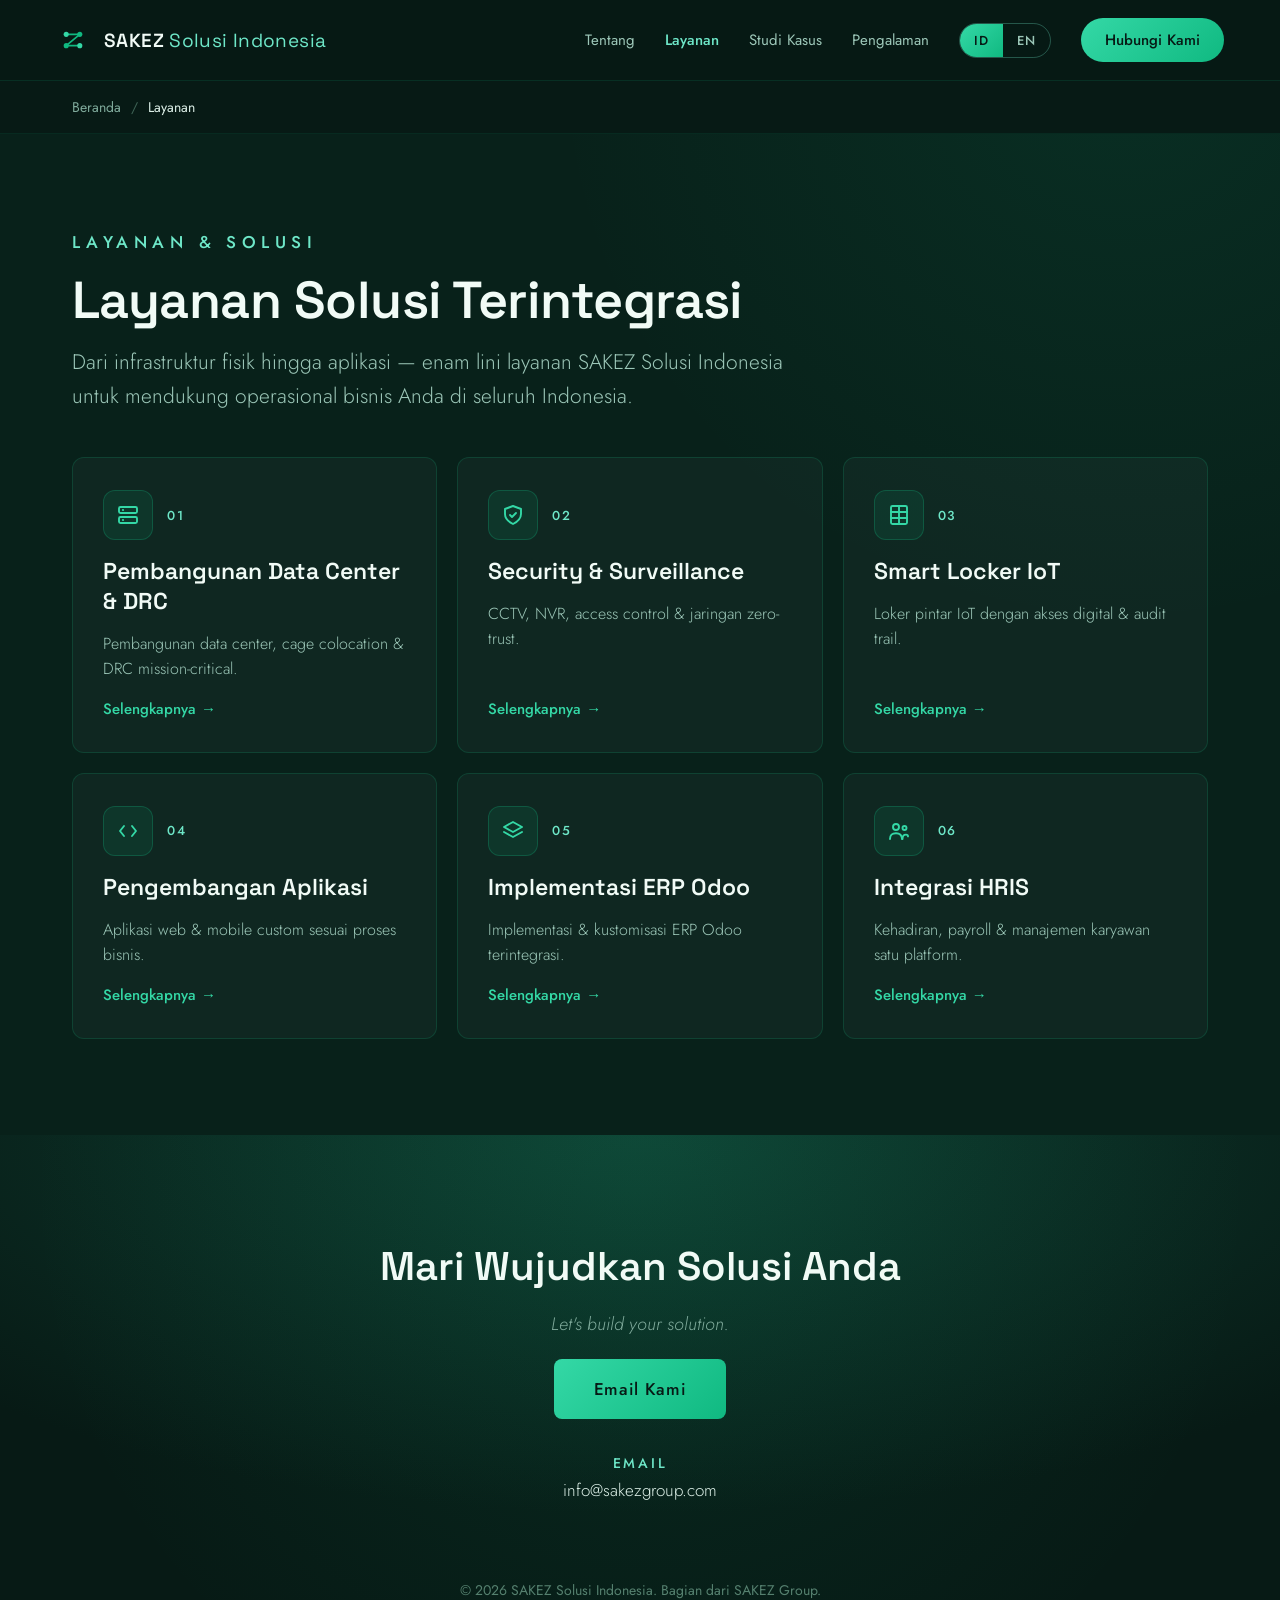
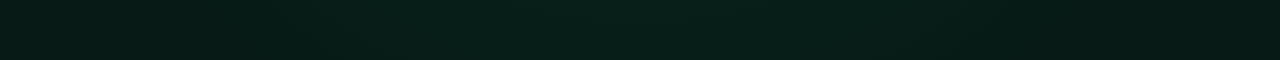
<file: layanan/index.html>
<!DOCTYPE html>
<html lang="id"><head>
<meta charset="utf-8"/>
<!-- Google Analytics 4 (GA4) -->
<script async src="https://www.googletagmanager.com/gtag/js?id=G-RF2HKJV1LW"></script>
<script>window.dataLayer=window.dataLayer||[];function gtag(){dataLayer.push(arguments);}gtag('js',new Date());gtag('config','G-RF2HKJV1LW');</script>
<meta content="width=device-width, initial-scale=1" name="viewport"/>
<title>Layanan Solusi Terintegrasi | SAKEZ Solusi Indonesia</title>
<meta content="Enam lini layanan SAKEZ Solusi Indonesia: pembangunan data center & DRC, security & surveillance, smart locker IoT, pengembangan aplikasi, implementasi ERP Odoo, dan integrasi HRIS. Melayani seluruh Indonesia." name="description"/>
<link href="https://fonts.googleapis.com" rel="preconnect"/>
<link crossorigin="" href="https://fonts.gstatic.com" rel="preconnect"/>
<link href="https://fonts.googleapis.com/css2?family=Space+Grotesk:wght@400;500;600;700&amp;family=Jost:wght@300;400;500;600&amp;display=swap" rel="stylesheet"/>
<style>
  html,body{margin:0;padding:0;background:#071A15;-webkit-font-smoothing:antialiased;text-rendering:optimizeLegibility;}
  *{box-sizing:border-box;}
  a{color:#34D8A6; text-decoration:none;}
  a:hover{color:#6EE7C8;}
  html{scroll-behavior:smooth;}
  .skip-link{position:absolute; left:-9999px;}
  .skip-link:focus{left:16px; top:16px; z-index:100; background:#34D8A6; color:#071A15; padding:10px 16px; border-radius:8px; font-family:'Jost',sans-serif;}
  .lang-switch{display:inline-flex; align-items:center; flex:none; border:1px solid rgba(110,231,200,0.3); border-radius:999px; overflow:hidden;}
  .lang-switch button{font-family:'Jost',sans-serif; font-weight:500; font-size:13px; letter-spacing:0.08em; padding:7px 14px; background:transparent; color:#9CC7B8; border:0; cursor:pointer; transition:background .18s,color .18s;}
  .lang-switch button.is-active{background:linear-gradient(135deg,#34D8A6,#10B981); color:#071A15;}
  .nav-toggle{display:none; background:none; border:0; color:#F1FBF6; font-size:26px; cursor:pointer;}
  .prose p{font-family:'Jost',sans-serif; font-weight:300; font-size:19px; line-height:1.72; margin:0 0 18px;}
  .svc-card{transition:transform .18s, border-color .18s, background .18s;}
  .svc-card:hover{transform:translateY(-3px); border-color:rgba(52,216,166,0.5); background:rgba(255,255,255,0.05);}
  @media(max-width:860px){
    .site-nav{padding:16px 22px !important;}
    .nav-toggle{display:block;}
    .nav-menu{display:none !important; position:absolute; top:100%; left:0; right:0; flex-direction:column; align-items:flex-start !important; gap:16px !important; background:#08211A; padding:22px 24px; border-bottom:1px solid rgba(16,185,129,0.18);}
    .nav-menu.is-open{display:flex !important;}
  }
</style>
<link href="https://solusi.sakezgroup.com/layanan/" rel="canonical"/>
<meta content="index, follow, max-image-preview:large" name="robots"/>
<meta content="website" property="og:type"/><meta content="id_ID" property="og:locale"/>
<meta content="Layanan Solusi Terintegrasi | SAKEZ Solusi Indonesia" property="og:title"/>
<meta content="Enam lini layanan: data center, security, smart locker, aplikasi, ERP Odoo, dan HRIS. Melayani seluruh Indonesia." property="og:description"/>
<meta content="https://solusi.sakezgroup.com/layanan/" property="og:url"/>
<meta content="https://solusi.sakezgroup.com/assets/web-hero-datacenter.jpeg" property="og:image"/>
<meta content="1200" property="og:image:width"/><meta content="630" property="og:image:height"/>
<meta content="https://solusi.sakezgroup.com/assets/web-hero-datacenter.jpeg" name="twitter:image"/>
<meta content="summary_large_image" name="twitter:card"/>
<meta content="#071A15" name="theme-color"/>
<link href="/site.webmanifest" rel="manifest"/>
<link href="/assets/css/main.css" rel="stylesheet"/>
<script type="application/ld+json">{"@context":"https://schema.org","@type":"BreadcrumbList","itemListElement":[{"@type":"ListItem","position":1,"name":"Beranda","item":"https://solusi.sakezgroup.com/"},{"@type":"ListItem","position":2,"name":"Layanan","item":"https://solusi.sakezgroup.com/layanan/"}]}</script><script type="application/ld+json">{"@context":"https://schema.org","@type":"CollectionPage","name":"Layanan SAKEZ Solusi Indonesia","url":"https://solusi.sakezgroup.com/layanan/","description":"Enam lini layanan solusi terintegrasi: data center, security & surveillance, smart locker, pengembangan aplikasi, ERP Odoo, dan HRIS.","hasPart":[{"@type":"Service","name":"Pembangunan Data Center & DRC","url":"https://solusi.sakezgroup.com/layanan/pembangunan-data-center/"},{"@type":"Service","name":"Security & Surveillance","url":"https://solusi.sakezgroup.com/layanan/security-surveillance/"},{"@type":"Service","name":"Smart Locker IoT","url":"https://solusi.sakezgroup.com/layanan/smart-locker/"},{"@type":"Service","name":"Pengembangan Aplikasi","url":"https://solusi.sakezgroup.com/layanan/pengembangan-aplikasi/"},{"@type":"Service","name":"Implementasi ERP Odoo","url":"https://solusi.sakezgroup.com/layanan/implementasi-erp-odoo/"},{"@type":"Service","name":"Integrasi HRIS","url":"https://solusi.sakezgroup.com/layanan/integrasi-hris/"}]}</script>
</head>
<body>
<a class="skip-link" href="#main-content" data-i18n="skip">Lewati ke konten utama</a>
<nav class="site-nav" style="position:sticky; top:0; z-index:50; display:flex; align-items:center; justify-content:space-between; padding:18px 56px; background:rgba(7,26,21,0.92); backdrop-filter:blur(8px); border-bottom:1px solid rgba(16,185,129,0.14);">
<a href="/" class="nav-brand" style="display:flex; align-items:center; gap:14px;">
<svg aria-label="SAKEZ Solusi Indonesia mark" fill="none" height="34" viewbox="0 0 120 120" width="34"><line stroke="#10B981" stroke-linecap="round" stroke-width="6" x1="36" x2="84" y1="40" y2="40"></line><line stroke="#10B981" stroke-linecap="round" stroke-width="6" x1="84" x2="36" y1="40" y2="80"></line><line stroke="#10B981" stroke-linecap="round" stroke-width="6" x1="36" x2="84" y1="80" y2="80"></line><circle cx="36" cy="40" fill="#34D8A6" r="9"></circle><circle cx="84" cy="40" fill="#10B981" r="9"></circle><circle cx="36" cy="80" fill="#10B981" r="9"></circle><circle cx="84" cy="80" fill="#34D8A6" r="9"></circle></svg>
<span style="font-family:'Space Grotesk',sans-serif; font-weight:600; font-size:19px; color:#F1FBF6; letter-spacing:0.02em;">SAKEZ <span style="color:#6EE7C8; font-weight:400;">Solusi Indonesia</span></span></a>
<button aria-controls="primary-navigation" aria-expanded="false" aria-label="Buka menu navigasi" class="nav-toggle" type="button">&#9776;</button>
<div class="nav-menu" id="primary-navigation" style="display:flex; align-items:center; gap:30px;">
<a href="/#tentang" style="font-family:'Jost',sans-serif; font-weight:400; font-size:15px; color:#9CC7B8;" data-i18n="navTentang">Tentang</a>
<a href="/layanan/" style="font-family:'Jost',sans-serif; font-weight:500; font-size:15px; color:#6EE7C8;" data-i18n="navLayanan">Layanan</a>
<a href="/#studi-kasus" style="font-family:'Jost',sans-serif; font-weight:400; font-size:15px; color:#9CC7B8;" data-i18n="navStudi">Studi Kasus</a>
<a href="/#klien" style="font-family:'Jost',sans-serif; font-weight:400; font-size:15px; color:#9CC7B8;" data-i18n="navKlien">Pengalaman</a>
<div class="lang-switch" role="group" aria-label="Pilihan bahasa"><button type="button" data-lang="id">ID</button><button type="button" data-lang="en">EN</button></div>
<a href="mailto:info@sakezgroup.com" style="font-family:'Jost',sans-serif; font-weight:500; font-size:15px; color:#071A15; background:linear-gradient(135deg,#34D8A6,#10B981); padding:11px 24px; border-radius:999px;" data-i18n="navHubungi">Hubungi Kami</a>
</div></nav>
<nav aria-label="Breadcrumb" style="background:#071A15; padding:16px clamp(20px,6vw,72px); border-bottom:1px solid rgba(16,185,129,0.10);"><ol style="list-style:none; margin:0; padding:0; display:flex; flex-wrap:wrap; gap:10px; align-items:center; font-family:'Jost',sans-serif; font-weight:400; font-size:14px;"><li><a href="/" style="color:#7FAA9B;" data-i18n="bcHome">Beranda</a></li><li style="color:#3E6355;">/</li><li style="color:#DCEFE7;" data-i18n="bcLayanan">Layanan</li></ol></nav>
<main id="main-content">
<section style="background:#08211A; padding:clamp(56px,9vw,96px) clamp(20px,6vw,72px); display:flex; flex-direction:column; gap:44px; position:relative; overflow:hidden;">
<div style="position:absolute; inset:0; background:radial-gradient(820px circle at 88% -8%, rgba(16,185,129,0.09) 0%, transparent 70%); pointer-events:none;"></div>
<div style="position:relative; max-width:860px; display:flex; flex-direction:column; gap:18px;">
<p style="font-family:'Jost',sans-serif; font-weight:500; font-size:17px; letter-spacing:0.32em; text-transform:uppercase; color:#6EE7C8; margin:0;" data-i18n="k0">Layanan & Solusi</p>
<h1 style="font-family:'Space Grotesk',sans-serif; font-weight:600; font-size:clamp(34px,5.5vw,52px); line-height:1.08; letter-spacing:-0.01em; color:#F1FBF6; margin:0;" data-i18n="k1">Layanan Solusi Terintegrasi</h1>
<p style="font-family:'Jost',sans-serif; font-weight:300; font-size:21px; line-height:1.6; color:#9CC7B8; margin:0; max-width:720px;" data-i18n="k2">Dari infrastruktur fisik hingga aplikasi — enam lini layanan SAKEZ Solusi Indonesia untuk mendukung operasional bisnis Anda di seluruh Indonesia.</p>
</div>
<div style="position:relative; display:grid; grid-template-columns:repeat(auto-fit,minmax(300px,1fr)); gap:20px;"><a href="/layanan/pembangunan-data-center/" class="svc-card" style="display:flex; flex-direction:column; gap:16px; padding:32px 30px; background:rgba(255,255,255,0.03); border:1px solid rgba(16,185,129,0.18); border-radius:12px;">
<div style="display:flex; align-items:center; gap:14px;"><span style="width:50px; height:50px; border-radius:12px; background:rgba(16,185,129,0.10); border:1px solid rgba(16,185,129,0.26); display:flex; align-items:center; justify-content:center; flex:none;"><svg fill="none" height="24" stroke="#34D8A6" stroke-linecap="round" stroke-linejoin="round" stroke-width="1.9" viewbox="0 0 24 24" width="24"><rect height="6" rx="1.5" width="18" x="3" y="4"></rect><rect height="6" rx="1.5" width="18" x="3" y="14"></rect><circle cx="7" cy="7" fill="#34D8A6" r="1.1" stroke="none"></circle><circle cx="7" cy="17" fill="#34D8A6" r="1.1" stroke="none"></circle></svg></span><span style="font-family:'Jost',sans-serif; font-weight:500; font-size:13px; letter-spacing:0.14em; color:#6EE7C8;">01</span></div>
<p style="font-family:'Space Grotesk',sans-serif; font-weight:600; font-size:23px; color:#F1FBF6; margin:0;" data-i18n="k3">Pembangunan Data Center & DRC</p>
<p style="font-family:'Jost',sans-serif; font-weight:300; font-size:16px; line-height:1.55; color:#9CC7B8; margin:0; flex:1;" data-i18n="k4">Pembangunan data center, cage colocation & DRC mission-critical.</p>
<span style="font-family:'Jost',sans-serif; font-weight:500; font-size:15px; color:#34D8A6;"><span data-i18n="k5">Selengkapnya</span> &rarr;</span></a><a href="/layanan/security-surveillance/" class="svc-card" style="display:flex; flex-direction:column; gap:16px; padding:32px 30px; background:rgba(255,255,255,0.03); border:1px solid rgba(16,185,129,0.18); border-radius:12px;">
<div style="display:flex; align-items:center; gap:14px;"><span style="width:50px; height:50px; border-radius:12px; background:rgba(16,185,129,0.10); border:1px solid rgba(16,185,129,0.26); display:flex; align-items:center; justify-content:center; flex:none;"><svg fill="none" height="24" stroke="#34D8A6" stroke-linecap="round" stroke-linejoin="round" stroke-width="1.9" viewbox="0 0 24 24" width="24"><path d="M12 3 L20 6 V11 C20 16 16 19 12 21 C8 19 4 16 4 11 V6 Z"></path><path d="M9 12 l2 2 l4 -4"></path></svg></span><span style="font-family:'Jost',sans-serif; font-weight:500; font-size:13px; letter-spacing:0.14em; color:#6EE7C8;">02</span></div>
<p style="font-family:'Space Grotesk',sans-serif; font-weight:600; font-size:23px; color:#F1FBF6; margin:0;" data-i18n="k6">Security & Surveillance</p>
<p style="font-family:'Jost',sans-serif; font-weight:300; font-size:16px; line-height:1.55; color:#9CC7B8; margin:0; flex:1;" data-i18n="k7">CCTV, NVR, access control & jaringan zero-trust.</p>
<span style="font-family:'Jost',sans-serif; font-weight:500; font-size:15px; color:#34D8A6;"><span data-i18n="k8">Selengkapnya</span> &rarr;</span></a><a href="/layanan/smart-locker/" class="svc-card" style="display:flex; flex-direction:column; gap:16px; padding:32px 30px; background:rgba(255,255,255,0.03); border:1px solid rgba(16,185,129,0.18); border-radius:12px;">
<div style="display:flex; align-items:center; gap:14px;"><span style="width:50px; height:50px; border-radius:12px; background:rgba(16,185,129,0.10); border:1px solid rgba(16,185,129,0.26); display:flex; align-items:center; justify-content:center; flex:none;"><svg fill="none" height="24" stroke="#34D8A6" stroke-linecap="round" stroke-linejoin="round" stroke-width="1.9" viewbox="0 0 24 24" width="24"><rect height="18" rx="1.5" width="16" x="4" y="3"></rect><line x1="4" x2="20" y1="9" y2="9"></line><line x1="4" x2="20" y1="15" y2="15"></line><line x1="12" x2="12" y1="3" y2="21"></line></svg></span><span style="font-family:'Jost',sans-serif; font-weight:500; font-size:13px; letter-spacing:0.14em; color:#6EE7C8;">03</span></div>
<p style="font-family:'Space Grotesk',sans-serif; font-weight:600; font-size:23px; color:#F1FBF6; margin:0;" data-i18n="k9">Smart Locker IoT</p>
<p style="font-family:'Jost',sans-serif; font-weight:300; font-size:16px; line-height:1.55; color:#9CC7B8; margin:0; flex:1;" data-i18n="k10">Loker pintar IoT dengan akses digital & audit trail.</p>
<span style="font-family:'Jost',sans-serif; font-weight:500; font-size:15px; color:#34D8A6;"><span data-i18n="k11">Selengkapnya</span> &rarr;</span></a><a href="/layanan/pengembangan-aplikasi/" class="svc-card" style="display:flex; flex-direction:column; gap:16px; padding:32px 30px; background:rgba(255,255,255,0.03); border:1px solid rgba(16,185,129,0.18); border-radius:12px;">
<div style="display:flex; align-items:center; gap:14px;"><span style="width:50px; height:50px; border-radius:12px; background:rgba(16,185,129,0.10); border:1px solid rgba(16,185,129,0.26); display:flex; align-items:center; justify-content:center; flex:none;"><svg fill="none" height="24" stroke="#34D8A6" stroke-linecap="round" stroke-linejoin="round" stroke-width="1.9" viewbox="0 0 24 24" width="24"><polyline points="8 7 4 12 8 17"></polyline><polyline points="16 7 20 12 16 17"></polyline></svg></span><span style="font-family:'Jost',sans-serif; font-weight:500; font-size:13px; letter-spacing:0.14em; color:#6EE7C8;">04</span></div>
<p style="font-family:'Space Grotesk',sans-serif; font-weight:600; font-size:23px; color:#F1FBF6; margin:0;" data-i18n="k12">Pengembangan Aplikasi</p>
<p style="font-family:'Jost',sans-serif; font-weight:300; font-size:16px; line-height:1.55; color:#9CC7B8; margin:0; flex:1;" data-i18n="k13">Aplikasi web & mobile custom sesuai proses bisnis.</p>
<span style="font-family:'Jost',sans-serif; font-weight:500; font-size:15px; color:#34D8A6;"><span data-i18n="k14">Selengkapnya</span> &rarr;</span></a><a href="/layanan/implementasi-erp-odoo/" class="svc-card" style="display:flex; flex-direction:column; gap:16px; padding:32px 30px; background:rgba(255,255,255,0.03); border:1px solid rgba(16,185,129,0.18); border-radius:12px;">
<div style="display:flex; align-items:center; gap:14px;"><span style="width:50px; height:50px; border-radius:12px; background:rgba(16,185,129,0.10); border:1px solid rgba(16,185,129,0.26); display:flex; align-items:center; justify-content:center; flex:none;"><svg fill="none" height="24" stroke="#34D8A6" stroke-linecap="round" stroke-linejoin="round" stroke-width="1.9" viewbox="0 0 24 24" width="24"><polygon points="12 3 21 8 12 13 3 8"></polygon><polyline points="3 13 12 18 21 13"></polyline></svg></span><span style="font-family:'Jost',sans-serif; font-weight:500; font-size:13px; letter-spacing:0.14em; color:#6EE7C8;">05</span></div>
<p style="font-family:'Space Grotesk',sans-serif; font-weight:600; font-size:23px; color:#F1FBF6; margin:0;" data-i18n="k15">Implementasi ERP Odoo</p>
<p style="font-family:'Jost',sans-serif; font-weight:300; font-size:16px; line-height:1.55; color:#9CC7B8; margin:0; flex:1;" data-i18n="k16">Implementasi & kustomisasi ERP Odoo terintegrasi.</p>
<span style="font-family:'Jost',sans-serif; font-weight:500; font-size:15px; color:#34D8A6;"><span data-i18n="k17">Selengkapnya</span> &rarr;</span></a><a href="/layanan/integrasi-hris/" class="svc-card" style="display:flex; flex-direction:column; gap:16px; padding:32px 30px; background:rgba(255,255,255,0.03); border:1px solid rgba(16,185,129,0.18); border-radius:12px;">
<div style="display:flex; align-items:center; gap:14px;"><span style="width:50px; height:50px; border-radius:12px; background:rgba(16,185,129,0.10); border:1px solid rgba(16,185,129,0.26); display:flex; align-items:center; justify-content:center; flex:none;"><svg fill="none" height="24" stroke="#34D8A6" stroke-linecap="round" stroke-linejoin="round" stroke-width="1.9" viewbox="0 0 24 24" width="24"><circle cx="9" cy="8" r="3"></circle><path d="M3 20 C3 16 5 14.2 9 14.2 C13 14.2 15 16 15 20"></path><circle cx="17.5" cy="9" r="2"></circle><path d="M15.5 20 C15.5 16.8 16.5 15.6 19 15.6 C20.6 15.6 21 16.6 21 17.4"></path></svg></span><span style="font-family:'Jost',sans-serif; font-weight:500; font-size:13px; letter-spacing:0.14em; color:#6EE7C8;">06</span></div>
<p style="font-family:'Space Grotesk',sans-serif; font-weight:600; font-size:23px; color:#F1FBF6; margin:0;" data-i18n="k18">Integrasi HRIS</p>
<p style="font-family:'Jost',sans-serif; font-weight:300; font-size:16px; line-height:1.55; color:#9CC7B8; margin:0; flex:1;" data-i18n="k19">Kehadiran, payroll & manajemen karyawan satu platform.</p>
<span style="font-family:'Jost',sans-serif; font-weight:500; font-size:15px; color:#34D8A6;"><span data-i18n="k20">Selengkapnya</span> &rarr;</span></a></div>
</section>
<section id="kontak" style="background:#071A15; display:flex; flex-direction:column; align-items:center; text-align:center; padding:110px 40px 60px; gap:26px; position:relative; overflow:hidden;">
<div style="position:absolute; inset:0; background:radial-gradient(120% 120% at 50% 0%, #0E3D30 0%, #071A15 60%);"></div>
<div style="position:absolute; inset:0; background:radial-gradient(900px circle at 50% 10%, rgba(16,185,129,0.10) 0%, transparent 68%); pointer-events:none;"></div>
<div style="position:relative; display:flex; flex-direction:column; align-items:center; gap:22px; max-width:760px;">
<h2 style="font-family:'Space Grotesk',sans-serif; font-weight:600; font-size:40px; line-height:1.12; color:#F1FBF6; margin:0;" data-i18n="ctaTitle">Mari Wujudkan Solusi Anda</h2>
<p style="font-family:'Jost',sans-serif; font-weight:300; font-style:italic; font-size:18px; color:#7FAA9B; margin:0;" data-i18n="ctaSub">Let's build your solution.</p>
<a href="mailto:info@sakezgroup.com?subject=Halo%20SAKEZ%2C%20saya%20tertarik%20dengan%20layanan%20SAKEZ%20Solusi%20Indonesia" style="font-family:'Jost',sans-serif; font-weight:500; font-size:17px; letter-spacing:0.04em; color:#071A15; background:linear-gradient(135deg,#34D8A6,#10B981); padding:18px 40px; border-radius:8px;" data-i18n="ctaBtn">Email Kami</a>
<div style="display:flex; gap:44px; flex-wrap:wrap; justify-content:center; margin-top:12px;">
<div style="display:flex; flex-direction:column; gap:5px;"><span style="font-family:'Jost',sans-serif; font-weight:500; font-size:14px; letter-spacing:0.2em; text-transform:uppercase; color:#6EE7C8;">Email</span><span style="font-family:'Jost',sans-serif; font-weight:300; font-size:17px; color:#DCEFE7;">info<span>@</span>sakezgroup.com</span></div>
</div></div>
<p style="position:relative; margin:52px 0 0; font-family:'Jost',sans-serif; font-weight:400; font-size:14px; color:#55806F;" data-i18n="copyright">© 2026 SAKEZ Solusi Indonesia. Bagian dari SAKEZ Group.</p>
</section>
</main>
<script>window.PAGE_EN={"k0":"Services & Solutions","k1":"Integrated Solution Services","k2":"From physical infrastructure to applications — six SAKEZ Solusi Indonesia service lines supporting your business operations across Indonesia.","k3":"Data Center & DRC Construction","k4":"Mission-critical data center, cage colocation & DRC construction.","k5":"Learn more","k6":"Security & Surveillance","k7":"CCTV, NVR, access control & zero-trust networking.","k8":"Learn more","k9":"Smart Locker IoT","k10":"IoT smart lockers with digital access & audit trail.","k11":"Learn more","k12":"Pengembangan Aplikasi","k13":"Custom web & mobile apps built to your process.","k14":"Learn more","k15":"Implementasi ERP Odoo","k16":"Integrated Odoo ERP implementation & customization.","k17":"Learn more","k18":"Integrasi HRIS","k19":"Attendance, payroll & employee management in one platform.","k20":"Learn more"};</script>
<script defer src="/assets/js/layanan.js?v=20260816e"></script>
</body></html>
</file>
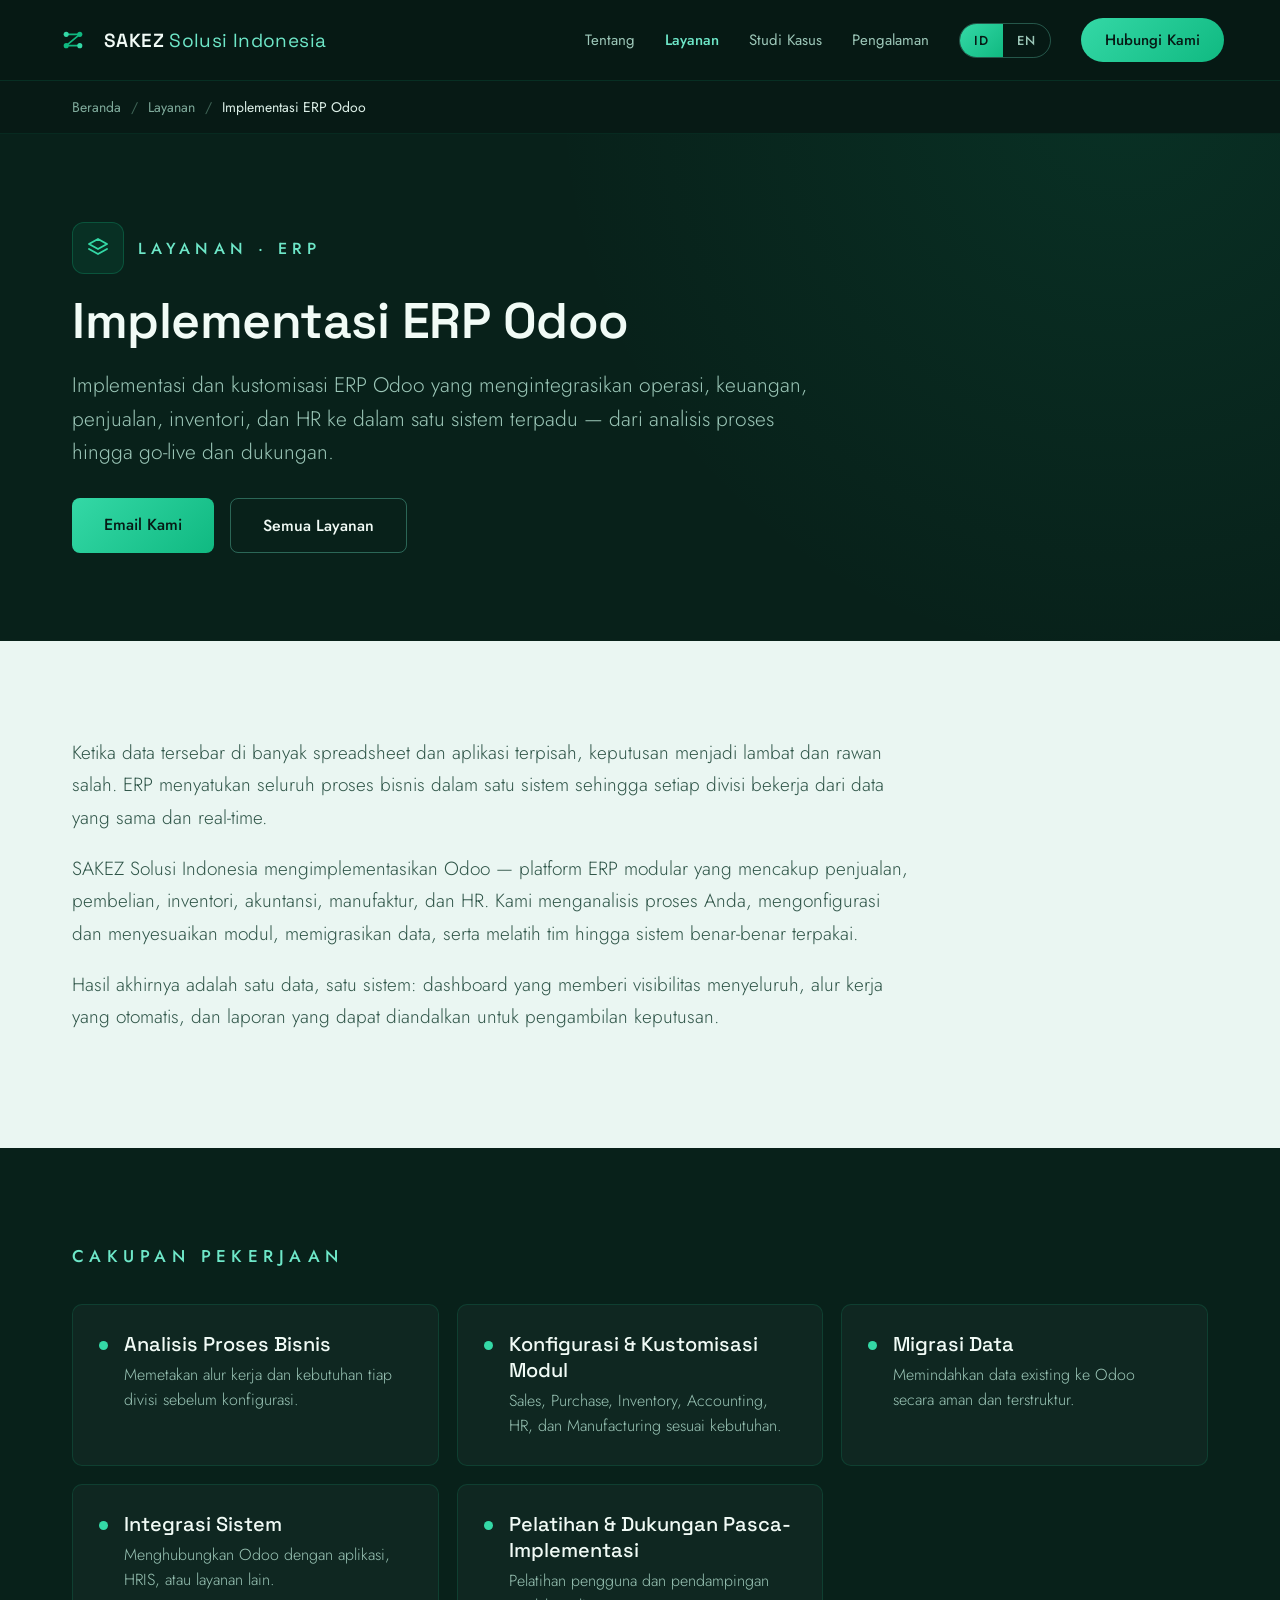
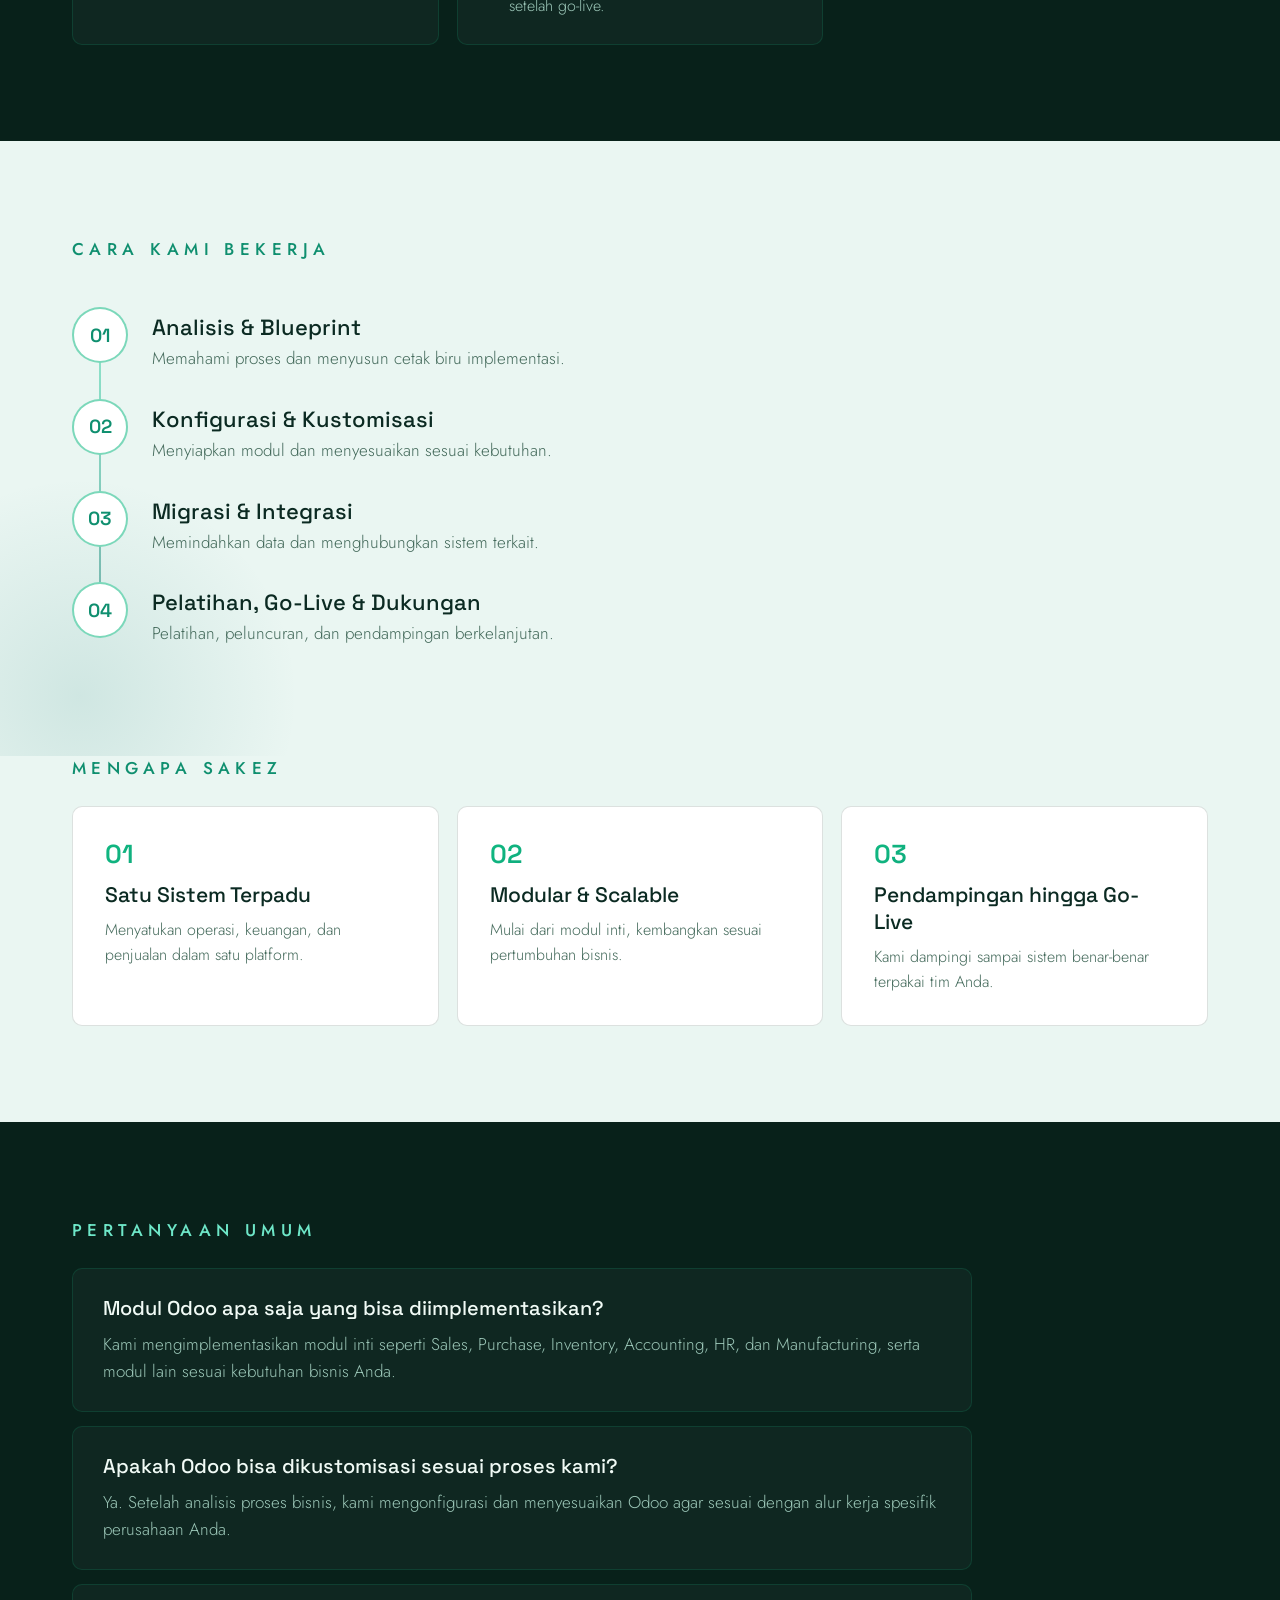
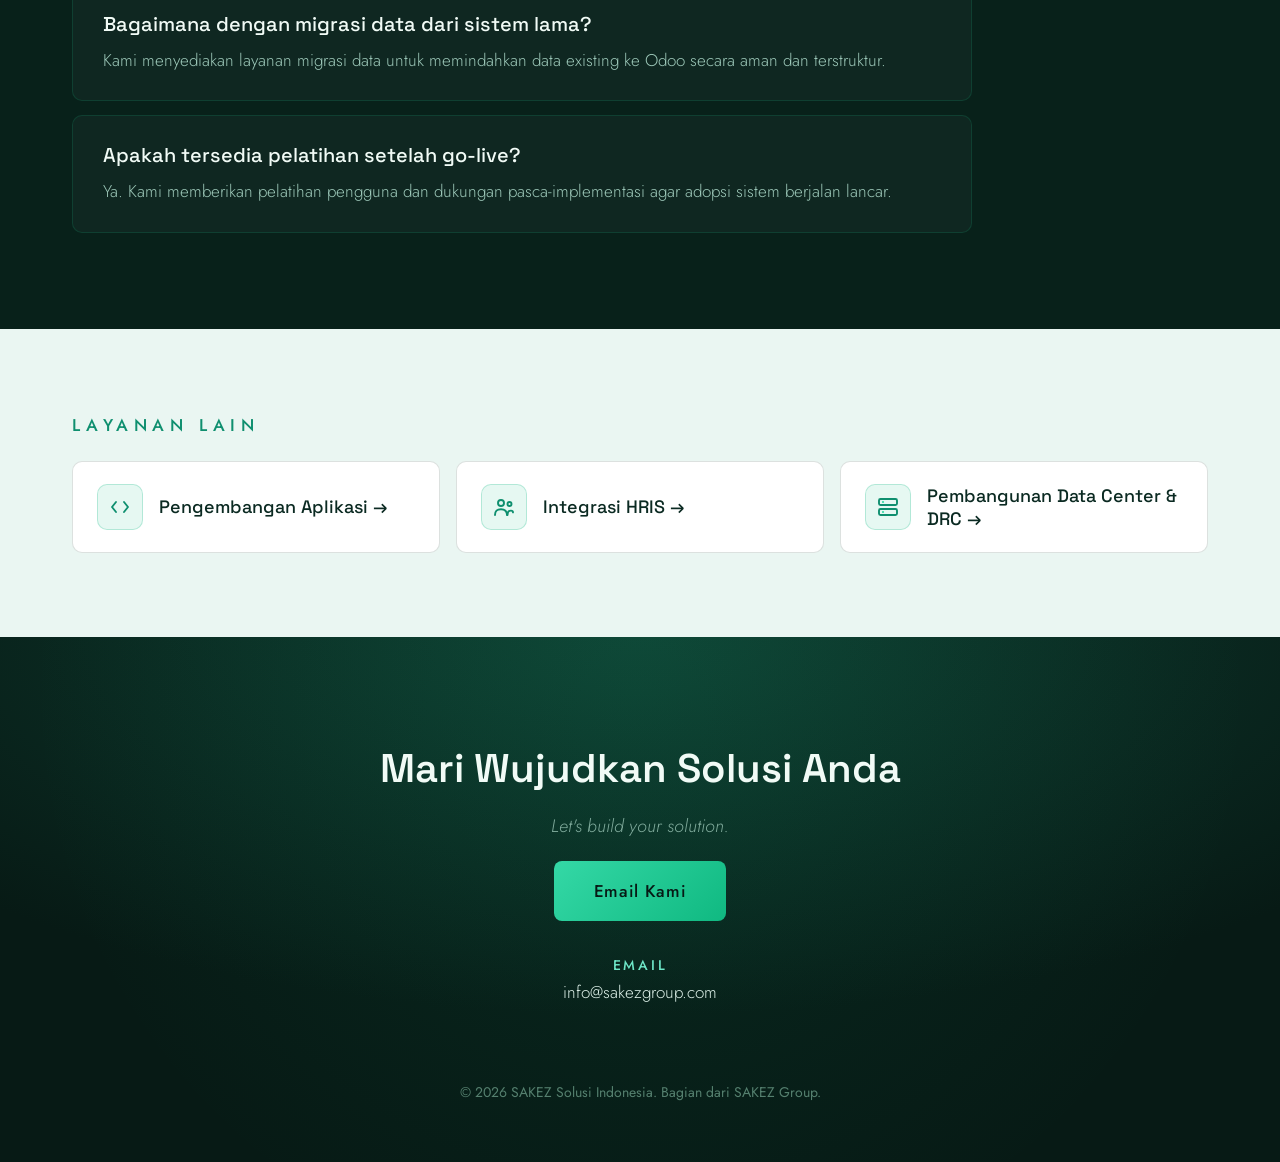
<file: layanan/implementasi-erp-odoo/index.html>
<!DOCTYPE html>
<html lang="id"><head>
<meta charset="utf-8"/>
<!-- Google Analytics 4 (GA4) -->
<script async src="https://www.googletagmanager.com/gtag/js?id=G-RF2HKJV1LW"></script>
<script>window.dataLayer=window.dataLayer||[];function gtag(){dataLayer.push(arguments);}gtag('js',new Date());gtag('config','G-RF2HKJV1LW');</script>
<meta content="width=device-width, initial-scale=1" name="viewport"/>
<title>Jasa Implementasi & Kustomisasi ERP Odoo | SAKEZ Solusi Indonesia</title>
<meta content="Jasa implementasi ERP Odoo: analisis proses, konfigurasi & kustomisasi modul, migrasi data, integrasi, dan pelatihan hingga go-live. Satu sistem terpadu untuk seluruh Indonesia." name="description"/>
<link href="https://fonts.googleapis.com" rel="preconnect"/>
<link crossorigin="" href="https://fonts.gstatic.com" rel="preconnect"/>
<link href="https://fonts.googleapis.com/css2?family=Space+Grotesk:wght@400;500;600;700&amp;family=Jost:wght@300;400;500;600&amp;display=swap" rel="stylesheet"/>
<style>
  html,body{margin:0;padding:0;background:#071A15;-webkit-font-smoothing:antialiased;text-rendering:optimizeLegibility;}
  *{box-sizing:border-box;}
  a{color:#34D8A6; text-decoration:none;}
  a:hover{color:#6EE7C8;}
  html{scroll-behavior:smooth;}
  .skip-link{position:absolute; left:-9999px;}
  .skip-link:focus{left:16px; top:16px; z-index:100; background:#34D8A6; color:#071A15; padding:10px 16px; border-radius:8px; font-family:'Jost',sans-serif;}
  .lang-switch{display:inline-flex; align-items:center; flex:none; border:1px solid rgba(110,231,200,0.3); border-radius:999px; overflow:hidden;}
  .lang-switch button{font-family:'Jost',sans-serif; font-weight:500; font-size:13px; letter-spacing:0.08em; padding:7px 14px; background:transparent; color:#9CC7B8; border:0; cursor:pointer; transition:background .18s,color .18s;}
  .lang-switch button.is-active{background:linear-gradient(135deg,#34D8A6,#10B981); color:#071A15;}
  .nav-toggle{display:none; background:none; border:0; color:#F1FBF6; font-size:26px; cursor:pointer;}
  .prose p{font-family:'Jost',sans-serif; font-weight:300; font-size:19px; line-height:1.72; margin:0 0 18px;}
  .svc-card{transition:transform .18s, border-color .18s, background .18s;}
  .svc-card:hover{transform:translateY(-3px); border-color:rgba(52,216,166,0.5); background:rgba(255,255,255,0.05);}
  @media(max-width:860px){
    .site-nav{padding:16px 22px !important;}
    .nav-toggle{display:block;}
    .nav-menu{display:none !important; position:absolute; top:100%; left:0; right:0; flex-direction:column; align-items:flex-start !important; gap:16px !important; background:#08211A; padding:22px 24px; border-bottom:1px solid rgba(16,185,129,0.18);}
    .nav-menu.is-open{display:flex !important;}
  }
</style>
<link href="https://solusi.sakezgroup.com/layanan/implementasi-erp-odoo/" rel="canonical"/>
<meta content="index, follow, max-image-preview:large" name="robots"/>
<meta content="website" property="og:type"/><meta content="id_ID" property="og:locale"/>
<meta content="Implementasi ERP Odoo | SAKEZ Solusi Indonesia" property="og:title"/>
<meta content="Jasa implementasi ERP Odoo: analisis proses, konfigurasi & kustomisasi modul, migrasi data, integrasi, dan pelatihan hingga go-live. Satu sistem terpadu untuk seluruh Indonesia." property="og:description"/>
<meta content="https://solusi.sakezgroup.com/layanan/implementasi-erp-odoo/" property="og:url"/>
<meta content="https://solusi.sakezgroup.com/assets/web-hero-datacenter.jpeg" property="og:image"/>
<meta content="1200" property="og:image:width"/><meta content="630" property="og:image:height"/>
<meta content="https://solusi.sakezgroup.com/assets/web-hero-datacenter.jpeg" name="twitter:image"/>
<meta content="summary_large_image" name="twitter:card"/>
<meta content="#071A15" name="theme-color"/>
<link href="/site.webmanifest" rel="manifest"/>
<link href="/assets/css/main.css" rel="stylesheet"/>
<script type="application/ld+json">{"@context":"https://schema.org","@type":"BreadcrumbList","itemListElement":[{"@type":"ListItem","position":1,"name":"Beranda","item":"https://solusi.sakezgroup.com/"},{"@type":"ListItem","position":2,"name":"Layanan","item":"https://solusi.sakezgroup.com/layanan/"},{"@type":"ListItem","position":3,"name":"Implementasi ERP Odoo","item":"https://solusi.sakezgroup.com/layanan/implementasi-erp-odoo/"}]}</script><script type="application/ld+json">{"@context":"https://schema.org","@type":"Service","serviceType":"Implementasi ERP Odoo","name":"Implementasi ERP Odoo","provider":{"@type":"Organization","name":"SAKEZ Solusi Indonesia","url":"https://solusi.sakezgroup.com/"},"areaServed":{"@type":"Country","name":"Indonesia"},"url":"https://solusi.sakezgroup.com/layanan/implementasi-erp-odoo/","description":"Implementasi dan kustomisasi ERP Odoo yang mengintegrasikan operasi, keuangan, penjualan, inventori, dan HR ke dalam satu sistem terpadu — dari analisis proses hingga go-live dan dukungan."}</script><script type="application/ld+json">{"@context":"https://schema.org","@type":"FAQPage","mainEntity":[{"@type":"Question","name":"Modul Odoo apa saja yang bisa diimplementasikan?","acceptedAnswer":{"@type":"Answer","text":"Kami mengimplementasikan modul inti seperti Sales, Purchase, Inventory, Accounting, HR, dan Manufacturing, serta modul lain sesuai kebutuhan bisnis Anda."}},{"@type":"Question","name":"Apakah Odoo bisa dikustomisasi sesuai proses kami?","acceptedAnswer":{"@type":"Answer","text":"Ya. Setelah analisis proses bisnis, kami mengonfigurasi dan menyesuaikan Odoo agar sesuai dengan alur kerja spesifik perusahaan Anda."}},{"@type":"Question","name":"Bagaimana dengan migrasi data dari sistem lama?","acceptedAnswer":{"@type":"Answer","text":"Kami menyediakan layanan migrasi data untuk memindahkan data existing ke Odoo secara aman dan terstruktur."}},{"@type":"Question","name":"Apakah tersedia pelatihan setelah go-live?","acceptedAnswer":{"@type":"Answer","text":"Ya. Kami memberikan pelatihan pengguna dan dukungan pasca-implementasi agar adopsi sistem berjalan lancar."}}]}</script>
</head>
<body>
<a class="skip-link" href="#main-content" data-i18n="skip">Lewati ke konten utama</a>
<nav class="site-nav" style="position:sticky; top:0; z-index:50; display:flex; align-items:center; justify-content:space-between; padding:18px 56px; background:rgba(7,26,21,0.92); backdrop-filter:blur(8px); border-bottom:1px solid rgba(16,185,129,0.14);">
<a href="/" class="nav-brand" style="display:flex; align-items:center; gap:14px;">
<svg aria-label="SAKEZ Solusi Indonesia mark" fill="none" height="34" viewbox="0 0 120 120" width="34"><line stroke="#10B981" stroke-linecap="round" stroke-width="6" x1="36" x2="84" y1="40" y2="40"></line><line stroke="#10B981" stroke-linecap="round" stroke-width="6" x1="84" x2="36" y1="40" y2="80"></line><line stroke="#10B981" stroke-linecap="round" stroke-width="6" x1="36" x2="84" y1="80" y2="80"></line><circle cx="36" cy="40" fill="#34D8A6" r="9"></circle><circle cx="84" cy="40" fill="#10B981" r="9"></circle><circle cx="36" cy="80" fill="#10B981" r="9"></circle><circle cx="84" cy="80" fill="#34D8A6" r="9"></circle></svg>
<span style="font-family:'Space Grotesk',sans-serif; font-weight:600; font-size:19px; color:#F1FBF6; letter-spacing:0.02em;">SAKEZ <span style="color:#6EE7C8; font-weight:400;">Solusi Indonesia</span></span></a>
<button aria-controls="primary-navigation" aria-expanded="false" aria-label="Buka menu navigasi" class="nav-toggle" type="button">&#9776;</button>
<div class="nav-menu" id="primary-navigation" style="display:flex; align-items:center; gap:30px;">
<a href="/#tentang" style="font-family:'Jost',sans-serif; font-weight:400; font-size:15px; color:#9CC7B8;" data-i18n="navTentang">Tentang</a>
<a href="/layanan/" style="font-family:'Jost',sans-serif; font-weight:500; font-size:15px; color:#6EE7C8;" data-i18n="navLayanan">Layanan</a>
<a href="/#studi-kasus" style="font-family:'Jost',sans-serif; font-weight:400; font-size:15px; color:#9CC7B8;" data-i18n="navStudi">Studi Kasus</a>
<a href="/#klien" style="font-family:'Jost',sans-serif; font-weight:400; font-size:15px; color:#9CC7B8;" data-i18n="navKlien">Pengalaman</a>
<div class="lang-switch" role="group" aria-label="Pilihan bahasa"><button type="button" data-lang="id">ID</button><button type="button" data-lang="en">EN</button></div>
<a href="mailto:info@sakezgroup.com" style="font-family:'Jost',sans-serif; font-weight:500; font-size:15px; color:#071A15; background:linear-gradient(135deg,#34D8A6,#10B981); padding:11px 24px; border-radius:999px;" data-i18n="navHubungi">Hubungi Kami</a>
</div></nav>
<nav aria-label="Breadcrumb" style="background:#071A15; padding:16px clamp(20px,6vw,72px); border-bottom:1px solid rgba(16,185,129,0.10);"><ol style="list-style:none; margin:0; padding:0; display:flex; flex-wrap:wrap; gap:10px; align-items:center; font-family:'Jost',sans-serif; font-weight:400; font-size:14px;">
<li><a href="/" style="color:#7FAA9B;" data-i18n="bcHome">Beranda</a></li><li style="color:#3E6355;">/</li>
<li><a href="/layanan/" style="color:#7FAA9B;" data-i18n="bcLayanan">Layanan</a></li><li style="color:#3E6355;">/</li>
<li style="color:#DCEFE7;" data-i18n="bcCur">Implementasi ERP Odoo</li></ol></nav>
<main id="main-content">
<section style="background:#08211A; padding:clamp(52px,8vw,88px) clamp(20px,6vw,72px); position:relative; overflow:hidden;">
<div style="position:absolute; inset:0; background:radial-gradient(820px circle at 88% -8%, rgba(16,185,129,0.10) 0%, transparent 70%); pointer-events:none;"></div>
<div style="position:relative; max-width:900px; display:flex; flex-direction:column; gap:20px;">
<div style="display:flex; align-items:center; gap:14px;"><span style="width:52px; height:52px; border-radius:12px; background:rgba(16,185,129,0.10); border:1px solid rgba(16,185,129,0.26); display:flex; align-items:center; justify-content:center; flex:none;"><svg fill="none" height="24" stroke="#34D8A6" stroke-linecap="round" stroke-linejoin="round" stroke-width="1.9" viewbox="0 0 24 24" width="24"><polygon points="12 3 21 8 12 13 3 8"></polygon><polyline points="3 13 12 18 21 13"></polyline></svg></span>
<p style="font-family:'Jost',sans-serif; font-weight:500; font-size:16px; letter-spacing:0.32em; text-transform:uppercase; color:#6EE7C8; margin:0;" data-i18n="k0">Layanan · ERP</p></div>
<h1 style="font-family:'Space Grotesk',sans-serif; font-weight:600; font-size:clamp(32px,5.2vw,50px); line-height:1.1; letter-spacing:-0.01em; color:#F1FBF6; margin:0;" data-i18n="k1">Implementasi ERP Odoo</h1>
<p style="font-family:'Jost',sans-serif; font-weight:300; font-size:21px; line-height:1.6; color:#9CC7B8; margin:0; max-width:760px;" data-i18n="k2">Implementasi dan kustomisasi ERP Odoo yang mengintegrasikan operasi, keuangan, penjualan, inventori, dan HR ke dalam satu sistem terpadu — dari analisis proses hingga go-live dan dukungan.</p>
<div style="display:flex; gap:16px; flex-wrap:wrap; margin-top:8px;">
<a href="mailto:info@sakezgroup.com?subject=Halo%20SAKEZ%2C%20saya%20tertarik%20dengan%20layanan%20Implementasi%20ERP%20Odoo" style="font-family:'Jost',sans-serif; font-weight:500; font-size:16px; color:#071A15; background:linear-gradient(135deg,#34D8A6,#10B981); padding:15px 32px; border-radius:8px;" data-i18n="ctaBtn">Email Kami</a>
<a href="/layanan/" style="font-family:'Jost',sans-serif; font-weight:500; font-size:16px; color:#F1FBF6; border:1px solid rgba(110,231,200,0.35); padding:15px 32px; border-radius:8px;" data-i18n="backAll">Semua Layanan</a>
</div></div></section>
<section style="background:#EAF6F2; padding:clamp(56px,9vw,96px) clamp(20px,6vw,72px);"><div class="prose" style="max-width:840px; color:#2F5548;"><p data-i18n="k3">Ketika data tersebar di banyak spreadsheet dan aplikasi terpisah, keputusan menjadi lambat dan rawan salah. ERP menyatukan seluruh proses bisnis dalam satu sistem sehingga setiap divisi bekerja dari data yang sama dan real-time.</p><p data-i18n="k4">SAKEZ Solusi Indonesia mengimplementasikan Odoo — platform ERP modular yang mencakup penjualan, pembelian, inventori, akuntansi, manufaktur, dan HR. Kami menganalisis proses Anda, mengonfigurasi dan menyesuaikan modul, memigrasikan data, serta melatih tim hingga sistem benar-benar terpakai.</p><p data-i18n="k5">Hasil akhirnya adalah satu data, satu sistem: dashboard yang memberi visibilitas menyeluruh, alur kerja yang otomatis, dan laporan yang dapat diandalkan untuk pengambilan keputusan.</p></div></section>
<section style="background:#08211A; padding:clamp(56px,9vw,96px) clamp(20px,6vw,72px); display:flex; flex-direction:column; gap:36px;">
<p style="font-family:'Jost',sans-serif; font-weight:500; font-size:17px; letter-spacing:0.32em; text-transform:uppercase; color:#6EE7C8; margin:0;" data-i18n="scopeH">Cakupan Pekerjaan</p>
<div style="display:grid; grid-template-columns:repeat(auto-fit,minmax(300px,1fr)); gap:18px;"><div style="display:flex; gap:16px; align-items:flex-start; padding:26px 26px; background:rgba(255,255,255,0.03); border:1px solid rgba(16,185,129,0.16); border-radius:10px;"><span style="width:9px; height:9px; border-radius:999px; background:#34D8A6; flex:none; margin-top:10px;"></span><div><p style="font-family:'Space Grotesk',sans-serif; font-weight:500; font-size:20px; color:#F1FBF6; margin:0 0 6px;" data-i18n="k6">Analisis Proses Bisnis</p><p style="font-family:'Jost',sans-serif; font-weight:300; font-size:16px; line-height:1.55; color:#9CC7B8; margin:0;" data-i18n="k7">Memetakan alur kerja dan kebutuhan tiap divisi sebelum konfigurasi.</p></div></div><div style="display:flex; gap:16px; align-items:flex-start; padding:26px 26px; background:rgba(255,255,255,0.03); border:1px solid rgba(16,185,129,0.16); border-radius:10px;"><span style="width:9px; height:9px; border-radius:999px; background:#34D8A6; flex:none; margin-top:10px;"></span><div><p style="font-family:'Space Grotesk',sans-serif; font-weight:500; font-size:20px; color:#F1FBF6; margin:0 0 6px;" data-i18n="k8">Konfigurasi & Kustomisasi Modul</p><p style="font-family:'Jost',sans-serif; font-weight:300; font-size:16px; line-height:1.55; color:#9CC7B8; margin:0;" data-i18n="k9">Sales, Purchase, Inventory, Accounting, HR, dan Manufacturing sesuai kebutuhan.</p></div></div><div style="display:flex; gap:16px; align-items:flex-start; padding:26px 26px; background:rgba(255,255,255,0.03); border:1px solid rgba(16,185,129,0.16); border-radius:10px;"><span style="width:9px; height:9px; border-radius:999px; background:#34D8A6; flex:none; margin-top:10px;"></span><div><p style="font-family:'Space Grotesk',sans-serif; font-weight:500; font-size:20px; color:#F1FBF6; margin:0 0 6px;" data-i18n="k10">Migrasi Data</p><p style="font-family:'Jost',sans-serif; font-weight:300; font-size:16px; line-height:1.55; color:#9CC7B8; margin:0;" data-i18n="k11">Memindahkan data existing ke Odoo secara aman dan terstruktur.</p></div></div><div style="display:flex; gap:16px; align-items:flex-start; padding:26px 26px; background:rgba(255,255,255,0.03); border:1px solid rgba(16,185,129,0.16); border-radius:10px;"><span style="width:9px; height:9px; border-radius:999px; background:#34D8A6; flex:none; margin-top:10px;"></span><div><p style="font-family:'Space Grotesk',sans-serif; font-weight:500; font-size:20px; color:#F1FBF6; margin:0 0 6px;" data-i18n="k12">Integrasi Sistem</p><p style="font-family:'Jost',sans-serif; font-weight:300; font-size:16px; line-height:1.55; color:#9CC7B8; margin:0;" data-i18n="k13">Menghubungkan Odoo dengan aplikasi, HRIS, atau layanan lain.</p></div></div><div style="display:flex; gap:16px; align-items:flex-start; padding:26px 26px; background:rgba(255,255,255,0.03); border:1px solid rgba(16,185,129,0.16); border-radius:10px;"><span style="width:9px; height:9px; border-radius:999px; background:#34D8A6; flex:none; margin-top:10px;"></span><div><p style="font-family:'Space Grotesk',sans-serif; font-weight:500; font-size:20px; color:#F1FBF6; margin:0 0 6px;" data-i18n="k14">Pelatihan & Dukungan Pasca-Implementasi</p><p style="font-family:'Jost',sans-serif; font-weight:300; font-size:16px; line-height:1.55; color:#9CC7B8; margin:0;" data-i18n="k15">Pelatihan pengguna dan pendampingan setelah go-live.</p></div></div></div></section>
<section style="background:#EAF6F2; padding:clamp(56px,9vw,96px) clamp(20px,6vw,72px); display:flex; flex-direction:column; gap:32px; position:relative; overflow:hidden;">
<div style="position:absolute; bottom:-160px; left:-140px; width:440px; height:440px; border-radius:999px; background:radial-gradient(circle, rgba(15,118,110,0.12), transparent 70%);"></div>
<p style="font-family:'Jost',sans-serif; font-weight:500; font-size:17px; letter-spacing:0.32em; text-transform:uppercase; color:#0F8F6F; margin:0; position:relative;" data-i18n="procH">Cara Kami Bekerja</p>
<div style="position:relative; display:flex; flex-direction:column; max-width:820px;">
<div style="position:absolute; top:24px; bottom:24px; left:27px; width:2px; background:linear-gradient(180deg, rgba(52,216,166,0.5), rgba(15,118,110,0.5));"></div><div style="position:relative; display:flex; gap:24px; align-items:flex-start; padding:14px 0;"><div style="width:56px; height:56px; border-radius:999px; background:#fff; border:2px solid rgba(16,185,129,0.55); display:flex; align-items:center; justify-content:center; flex:none;"><span style="font-family:'Space Grotesk',sans-serif; font-weight:600; font-size:19px; color:#0F8F6F;">01</span></div><div style="padding-top:6px;"><p style="font-family:'Space Grotesk',sans-serif; font-weight:500; font-size:22px; color:#0B2A22; margin:0;" data-i18n="k16">Analisis & Blueprint</p><p style="font-family:'Jost',sans-serif; font-weight:300; font-size:17px; line-height:1.45; color:#43695A; margin:5px 0 0;" data-i18n="k17">Memahami proses dan menyusun cetak biru implementasi.</p></div></div><div style="position:relative; display:flex; gap:24px; align-items:flex-start; padding:14px 0;"><div style="width:56px; height:56px; border-radius:999px; background:#fff; border:2px solid rgba(16,185,129,0.55); display:flex; align-items:center; justify-content:center; flex:none;"><span style="font-family:'Space Grotesk',sans-serif; font-weight:600; font-size:19px; color:#0F8F6F;">02</span></div><div style="padding-top:6px;"><p style="font-family:'Space Grotesk',sans-serif; font-weight:500; font-size:22px; color:#0B2A22; margin:0;" data-i18n="k18">Konfigurasi & Kustomisasi</p><p style="font-family:'Jost',sans-serif; font-weight:300; font-size:17px; line-height:1.45; color:#43695A; margin:5px 0 0;" data-i18n="k19">Menyiapkan modul dan menyesuaikan sesuai kebutuhan.</p></div></div><div style="position:relative; display:flex; gap:24px; align-items:flex-start; padding:14px 0;"><div style="width:56px; height:56px; border-radius:999px; background:#fff; border:2px solid rgba(16,185,129,0.55); display:flex; align-items:center; justify-content:center; flex:none;"><span style="font-family:'Space Grotesk',sans-serif; font-weight:600; font-size:19px; color:#0F8F6F;">03</span></div><div style="padding-top:6px;"><p style="font-family:'Space Grotesk',sans-serif; font-weight:500; font-size:22px; color:#0B2A22; margin:0;" data-i18n="k20">Migrasi & Integrasi</p><p style="font-family:'Jost',sans-serif; font-weight:300; font-size:17px; line-height:1.45; color:#43695A; margin:5px 0 0;" data-i18n="k21">Memindahkan data dan menghubungkan sistem terkait.</p></div></div><div style="position:relative; display:flex; gap:24px; align-items:flex-start; padding:14px 0;"><div style="width:56px; height:56px; border-radius:999px; background:#fff; border:2px solid rgba(16,185,129,0.55); display:flex; align-items:center; justify-content:center; flex:none;"><span style="font-family:'Space Grotesk',sans-serif; font-weight:600; font-size:19px; color:#0F8F6F;">04</span></div><div style="padding-top:6px;"><p style="font-family:'Space Grotesk',sans-serif; font-weight:500; font-size:22px; color:#0B2A22; margin:0;" data-i18n="k22">Pelatihan, Go-Live & Dukungan</p><p style="font-family:'Jost',sans-serif; font-weight:300; font-size:17px; line-height:1.45; color:#43695A; margin:5px 0 0;" data-i18n="k23">Pelatihan, peluncuran, dan pendampingan berkelanjutan.</p></div></div></div></section>
<section style="background:#EAF6F2; padding:0 clamp(20px,6vw,72px) clamp(56px,9vw,96px); display:flex; flex-direction:column; gap:26px;">
<p style="font-family:'Jost',sans-serif; font-weight:500; font-size:17px; letter-spacing:0.32em; text-transform:uppercase; color:#0F8F6F; margin:0;" data-i18n="whyH">Mengapa SAKEZ</p>
<div style="display:grid; grid-template-columns:repeat(auto-fit,minmax(260px,1fr)); gap:18px;"><div style="display:flex; flex-direction:column; gap:10px; padding:30px 32px; background:#fff; border:1px solid rgba(11,42,34,0.14); border-radius:10px;"><span style="font-family:'Space Grotesk',sans-serif; font-weight:600; font-size:26px; background:linear-gradient(135deg,#10B981,#0F766E); -webkit-background-clip:text; background-clip:text; color:transparent;">01</span><p style="font-family:'Space Grotesk',sans-serif; font-weight:500; font-size:21px; color:#0B2A22; margin:0;" data-i18n="k24">Satu Sistem Terpadu</p><p style="font-family:'Jost',sans-serif; font-weight:300; font-size:16px; line-height:1.55; color:#43695A; margin:0;" data-i18n="k25">Menyatukan operasi, keuangan, dan penjualan dalam satu platform.</p></div><div style="display:flex; flex-direction:column; gap:10px; padding:30px 32px; background:#fff; border:1px solid rgba(11,42,34,0.14); border-radius:10px;"><span style="font-family:'Space Grotesk',sans-serif; font-weight:600; font-size:26px; background:linear-gradient(135deg,#10B981,#0F766E); -webkit-background-clip:text; background-clip:text; color:transparent;">02</span><p style="font-family:'Space Grotesk',sans-serif; font-weight:500; font-size:21px; color:#0B2A22; margin:0;" data-i18n="k26">Modular & Scalable</p><p style="font-family:'Jost',sans-serif; font-weight:300; font-size:16px; line-height:1.55; color:#43695A; margin:0;" data-i18n="k27">Mulai dari modul inti, kembangkan sesuai pertumbuhan bisnis.</p></div><div style="display:flex; flex-direction:column; gap:10px; padding:30px 32px; background:#fff; border:1px solid rgba(11,42,34,0.14); border-radius:10px;"><span style="font-family:'Space Grotesk',sans-serif; font-weight:600; font-size:26px; background:linear-gradient(135deg,#10B981,#0F766E); -webkit-background-clip:text; background-clip:text; color:transparent;">03</span><p style="font-family:'Space Grotesk',sans-serif; font-weight:500; font-size:21px; color:#0B2A22; margin:0;" data-i18n="k28">Pendampingan hingga Go-Live</p><p style="font-family:'Jost',sans-serif; font-weight:300; font-size:16px; line-height:1.55; color:#43695A; margin:0;" data-i18n="k29">Kami dampingi sampai sistem benar-benar terpakai tim Anda.</p></div></div></section>
<section style="background:#08211A; padding:clamp(56px,9vw,96px) clamp(20px,6vw,72px); display:flex; flex-direction:column; gap:26px;">
<p style="font-family:'Jost',sans-serif; font-weight:500; font-size:17px; letter-spacing:0.32em; text-transform:uppercase; color:#6EE7C8; margin:0;" data-i18n="faqH">Pertanyaan Umum</p>
<div style="display:flex; flex-direction:column; gap:14px; max-width:900px;"><div style="padding:26px 30px; background:rgba(255,255,255,0.03); border:1px solid rgba(16,185,129,0.16); border-radius:10px;"><p style="font-family:'Space Grotesk',sans-serif; font-weight:500; font-size:20px; color:#F1FBF6; margin:0 0 10px;" data-i18n="k30">Modul Odoo apa saja yang bisa diimplementasikan?</p><p style="font-family:'Jost',sans-serif; font-weight:300; font-size:17px; line-height:1.6; color:#9CC7B8; margin:0;" data-i18n="k31">Kami mengimplementasikan modul inti seperti Sales, Purchase, Inventory, Accounting, HR, dan Manufacturing, serta modul lain sesuai kebutuhan bisnis Anda.</p></div><div style="padding:26px 30px; background:rgba(255,255,255,0.03); border:1px solid rgba(16,185,129,0.16); border-radius:10px;"><p style="font-family:'Space Grotesk',sans-serif; font-weight:500; font-size:20px; color:#F1FBF6; margin:0 0 10px;" data-i18n="k32">Apakah Odoo bisa dikustomisasi sesuai proses kami?</p><p style="font-family:'Jost',sans-serif; font-weight:300; font-size:17px; line-height:1.6; color:#9CC7B8; margin:0;" data-i18n="k33">Ya. Setelah analisis proses bisnis, kami mengonfigurasi dan menyesuaikan Odoo agar sesuai dengan alur kerja spesifik perusahaan Anda.</p></div><div style="padding:26px 30px; background:rgba(255,255,255,0.03); border:1px solid rgba(16,185,129,0.16); border-radius:10px;"><p style="font-family:'Space Grotesk',sans-serif; font-weight:500; font-size:20px; color:#F1FBF6; margin:0 0 10px;" data-i18n="k34">Bagaimana dengan migrasi data dari sistem lama?</p><p style="font-family:'Jost',sans-serif; font-weight:300; font-size:17px; line-height:1.6; color:#9CC7B8; margin:0;" data-i18n="k35">Kami menyediakan layanan migrasi data untuk memindahkan data existing ke Odoo secara aman dan terstruktur.</p></div><div style="padding:26px 30px; background:rgba(255,255,255,0.03); border:1px solid rgba(16,185,129,0.16); border-radius:10px;"><p style="font-family:'Space Grotesk',sans-serif; font-weight:500; font-size:20px; color:#F1FBF6; margin:0 0 10px;" data-i18n="k36">Apakah tersedia pelatihan setelah go-live?</p><p style="font-family:'Jost',sans-serif; font-weight:300; font-size:17px; line-height:1.6; color:#9CC7B8; margin:0;" data-i18n="k37">Ya. Kami memberikan pelatihan pengguna dan dukungan pasca-implementasi agar adopsi sistem berjalan lancar.</p></div></div></section>
<section style="background:#EAF6F2; padding:clamp(52px,8vw,84px) clamp(20px,6vw,72px); display:flex; flex-direction:column; gap:24px;">
<p style="font-family:'Jost',sans-serif; font-weight:500; font-size:17px; letter-spacing:0.32em; text-transform:uppercase; color:#0F8F6F; margin:0;" data-i18n="relTitle">Layanan Lain</p>
<div style="display:grid; grid-template-columns:repeat(auto-fit,minmax(280px,1fr)); gap:16px;"><a href="/layanan/pengembangan-aplikasi/" style="display:flex; align-items:center; gap:16px; padding:22px 24px; background:#fff; border:1px solid rgba(11,42,34,0.14); border-radius:10px;"><span style="width:46px; height:46px; border-radius:10px; background:rgba(16,185,129,0.10); border:1px solid rgba(16,185,129,0.24); display:flex; align-items:center; justify-content:center; flex:none;"><svg fill="none" height="24" stroke="#0F8F6F" stroke-linecap="round" stroke-linejoin="round" stroke-width="1.9" viewbox="0 0 24 24" width="24"><polyline points="8 7 4 12 8 17"></polyline><polyline points="16 7 20 12 16 17"></polyline></svg></span><span style="font-family:'Space Grotesk',sans-serif; font-weight:500; font-size:18px; color:#0B2A22;">Pengembangan Aplikasi &rarr;</span></a><a href="/layanan/integrasi-hris/" style="display:flex; align-items:center; gap:16px; padding:22px 24px; background:#fff; border:1px solid rgba(11,42,34,0.14); border-radius:10px;"><span style="width:46px; height:46px; border-radius:10px; background:rgba(16,185,129,0.10); border:1px solid rgba(16,185,129,0.24); display:flex; align-items:center; justify-content:center; flex:none;"><svg fill="none" height="24" stroke="#0F8F6F" stroke-linecap="round" stroke-linejoin="round" stroke-width="1.9" viewbox="0 0 24 24" width="24"><circle cx="9" cy="8" r="3"></circle><path d="M3 20 C3 16 5 14.2 9 14.2 C13 14.2 15 16 15 20"></path><circle cx="17.5" cy="9" r="2"></circle><path d="M15.5 20 C15.5 16.8 16.5 15.6 19 15.6 C20.6 15.6 21 16.6 21 17.4"></path></svg></span><span style="font-family:'Space Grotesk',sans-serif; font-weight:500; font-size:18px; color:#0B2A22;">Integrasi HRIS &rarr;</span></a><a href="/layanan/pembangunan-data-center/" style="display:flex; align-items:center; gap:16px; padding:22px 24px; background:#fff; border:1px solid rgba(11,42,34,0.14); border-radius:10px;"><span style="width:46px; height:46px; border-radius:10px; background:rgba(16,185,129,0.10); border:1px solid rgba(16,185,129,0.24); display:flex; align-items:center; justify-content:center; flex:none;"><svg fill="none" height="24" stroke="#0F8F6F" stroke-linecap="round" stroke-linejoin="round" stroke-width="1.9" viewbox="0 0 24 24" width="24"><rect height="6" rx="1.5" width="18" x="3" y="4"></rect><rect height="6" rx="1.5" width="18" x="3" y="14"></rect><circle cx="7" cy="7" fill="#34D8A6" r="1.1" stroke="none"></circle><circle cx="7" cy="17" fill="#34D8A6" r="1.1" stroke="none"></circle></svg></span><span style="font-family:'Space Grotesk',sans-serif; font-weight:500; font-size:18px; color:#0B2A22;">Pembangunan Data Center & DRC &rarr;</span></a></div></section>
<section id="kontak" style="background:#071A15; display:flex; flex-direction:column; align-items:center; text-align:center; padding:110px 40px 60px; gap:26px; position:relative; overflow:hidden;">
<div style="position:absolute; inset:0; background:radial-gradient(120% 120% at 50% 0%, #0E3D30 0%, #071A15 60%);"></div>
<div style="position:absolute; inset:0; background:radial-gradient(900px circle at 50% 10%, rgba(16,185,129,0.10) 0%, transparent 68%); pointer-events:none;"></div>
<div style="position:relative; display:flex; flex-direction:column; align-items:center; gap:22px; max-width:760px;">
<h2 style="font-family:'Space Grotesk',sans-serif; font-weight:600; font-size:40px; line-height:1.12; color:#F1FBF6; margin:0;" data-i18n="ctaTitle">Mari Wujudkan Solusi Anda</h2>
<p style="font-family:'Jost',sans-serif; font-weight:300; font-style:italic; font-size:18px; color:#7FAA9B; margin:0;" data-i18n="ctaSub">Let's build your solution.</p>
<a href="mailto:info@sakezgroup.com?subject=Halo%20SAKEZ%2C%20saya%20tertarik%20dengan%20layanan%20Implementasi%20ERP%20Odoo" style="font-family:'Jost',sans-serif; font-weight:500; font-size:17px; letter-spacing:0.04em; color:#071A15; background:linear-gradient(135deg,#34D8A6,#10B981); padding:18px 40px; border-radius:8px;" data-i18n="ctaBtn">Email Kami</a>
<div style="display:flex; gap:44px; flex-wrap:wrap; justify-content:center; margin-top:12px;">
<div style="display:flex; flex-direction:column; gap:5px;"><span style="font-family:'Jost',sans-serif; font-weight:500; font-size:14px; letter-spacing:0.2em; text-transform:uppercase; color:#6EE7C8;">Email</span><span style="font-family:'Jost',sans-serif; font-weight:300; font-size:17px; color:#DCEFE7;">info<span>@</span>sakezgroup.com</span></div>
</div></div>
<p style="position:relative; margin:52px 0 0; font-family:'Jost',sans-serif; font-weight:400; font-size:14px; color:#55806F;" data-i18n="copyright">© 2026 SAKEZ Solusi Indonesia. Bagian dari SAKEZ Group.</p>
</section>
</main>
<script>window.PAGE_EN={"k0":"Service · ERP","k1":"Odoo ERP Implementation","k2":"Implementation and customization of Odoo ERP that integrates operations, finance, sales, inventory, and HR into one unified system — from process analysis to go-live and support.","bcCur":"Odoo ERP Implementation","k3":"When data is scattered across many spreadsheets and separate apps, decisions become slow and error-prone. An ERP unifies all business processes in one system so every division works from the same, real-time data.","k4":"SAKEZ Solusi Indonesia implements Odoo — a modular ERP platform covering sales, purchasing, inventory, accounting, manufacturing, and HR. We analyze your processes, configure and customize modules, migrate data, and train your team until the system is truly adopted.","k5":"The end result is one data, one system: dashboards that give full visibility, automated workflows, and reliable reports for decision-making.","k6":"Business Process Analysis","k7":"Mapping workflows and each division\\u2019s needs before configuration.","k8":"Module Configuration & Customization","k9":"Sales, Purchase, Inventory, Accounting, HR, and Manufacturing as needed.","k10":"Data Migration","k11":"Moving existing data into Odoo securely and in a structured way.","k12":"System Integration","k13":"Connecting Odoo with apps, HRIS, or other services.","k14":"Training & Post-Implementation Support","k15":"User training and support after go-live.","k16":"Analysis & Blueprint","k17":"Understanding processes and drafting the implementation blueprint.","k18":"Configuration & Customization","k19":"Setting up modules and tailoring them to your needs.","k20":"Migration & Integration","k21":"Migrating data and connecting related systems.","k22":"Training, Go-Live & Support","k23":"Training, launch, and ongoing support.","k24":"One Unified System","k25":"Unifies operations, finance, and sales in one platform.","k26":"Modular & Scalable","k27":"Start with core modules, expand as the business grows.","k28":"Guidance to Go-Live","k29":"We guide you until the system is truly adopted by your team.","k30":"Which Odoo modules can you implement?","k31":"We implement core modules such as Sales, Purchase, Inventory, Accounting, HR, and Manufacturing, plus other modules as your business requires.","k32":"Can Odoo be customized to our process?","k33":"Yes. After business process analysis, we configure and customize Odoo to match your company\\u2019s specific workflows.","k34":"What about migrating data from legacy systems?","k35":"We provide data migration services to move your existing data into Odoo securely and in a structured way.","k36":"Is training available after go-live?","k37":"Yes. We provide user training and post-implementation support to ensure smooth adoption."};</script>
<script defer src="/assets/js/layanan.js?v=20260816e"></script>
</body></html>
</file>
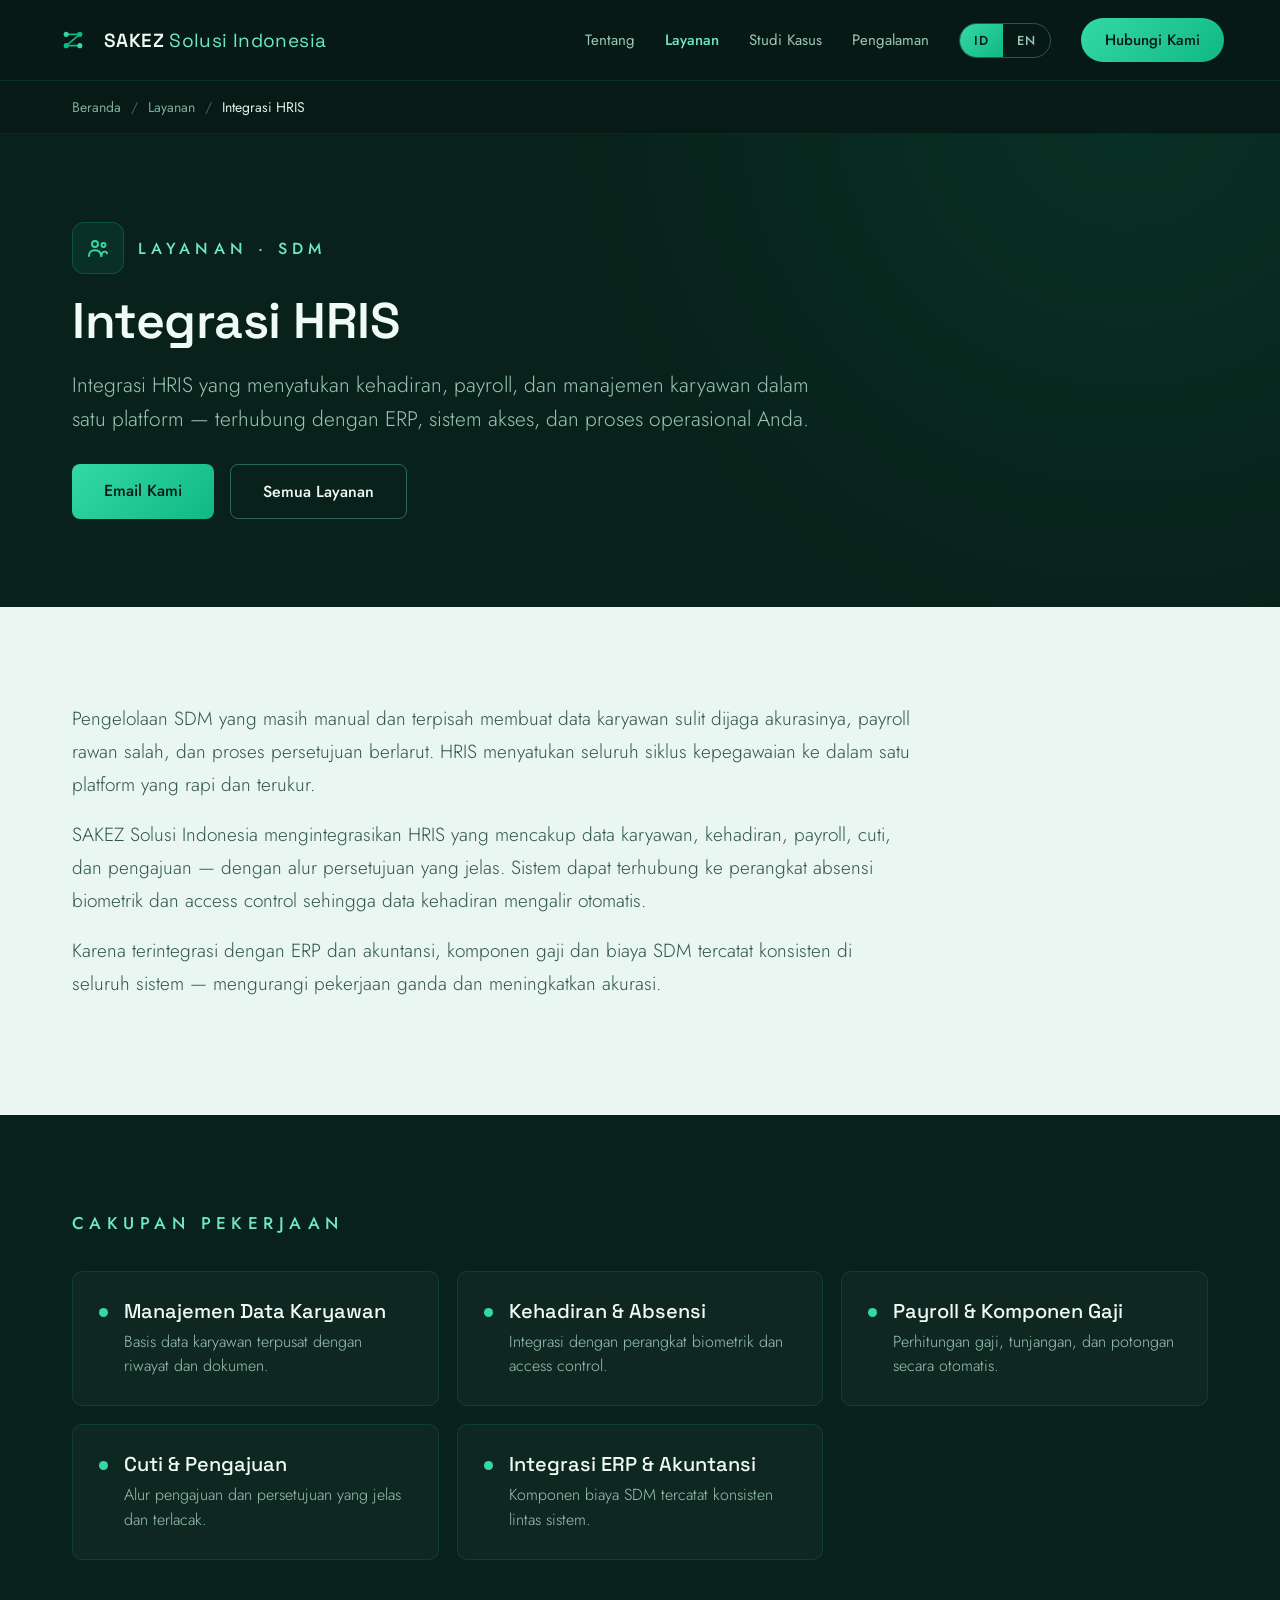
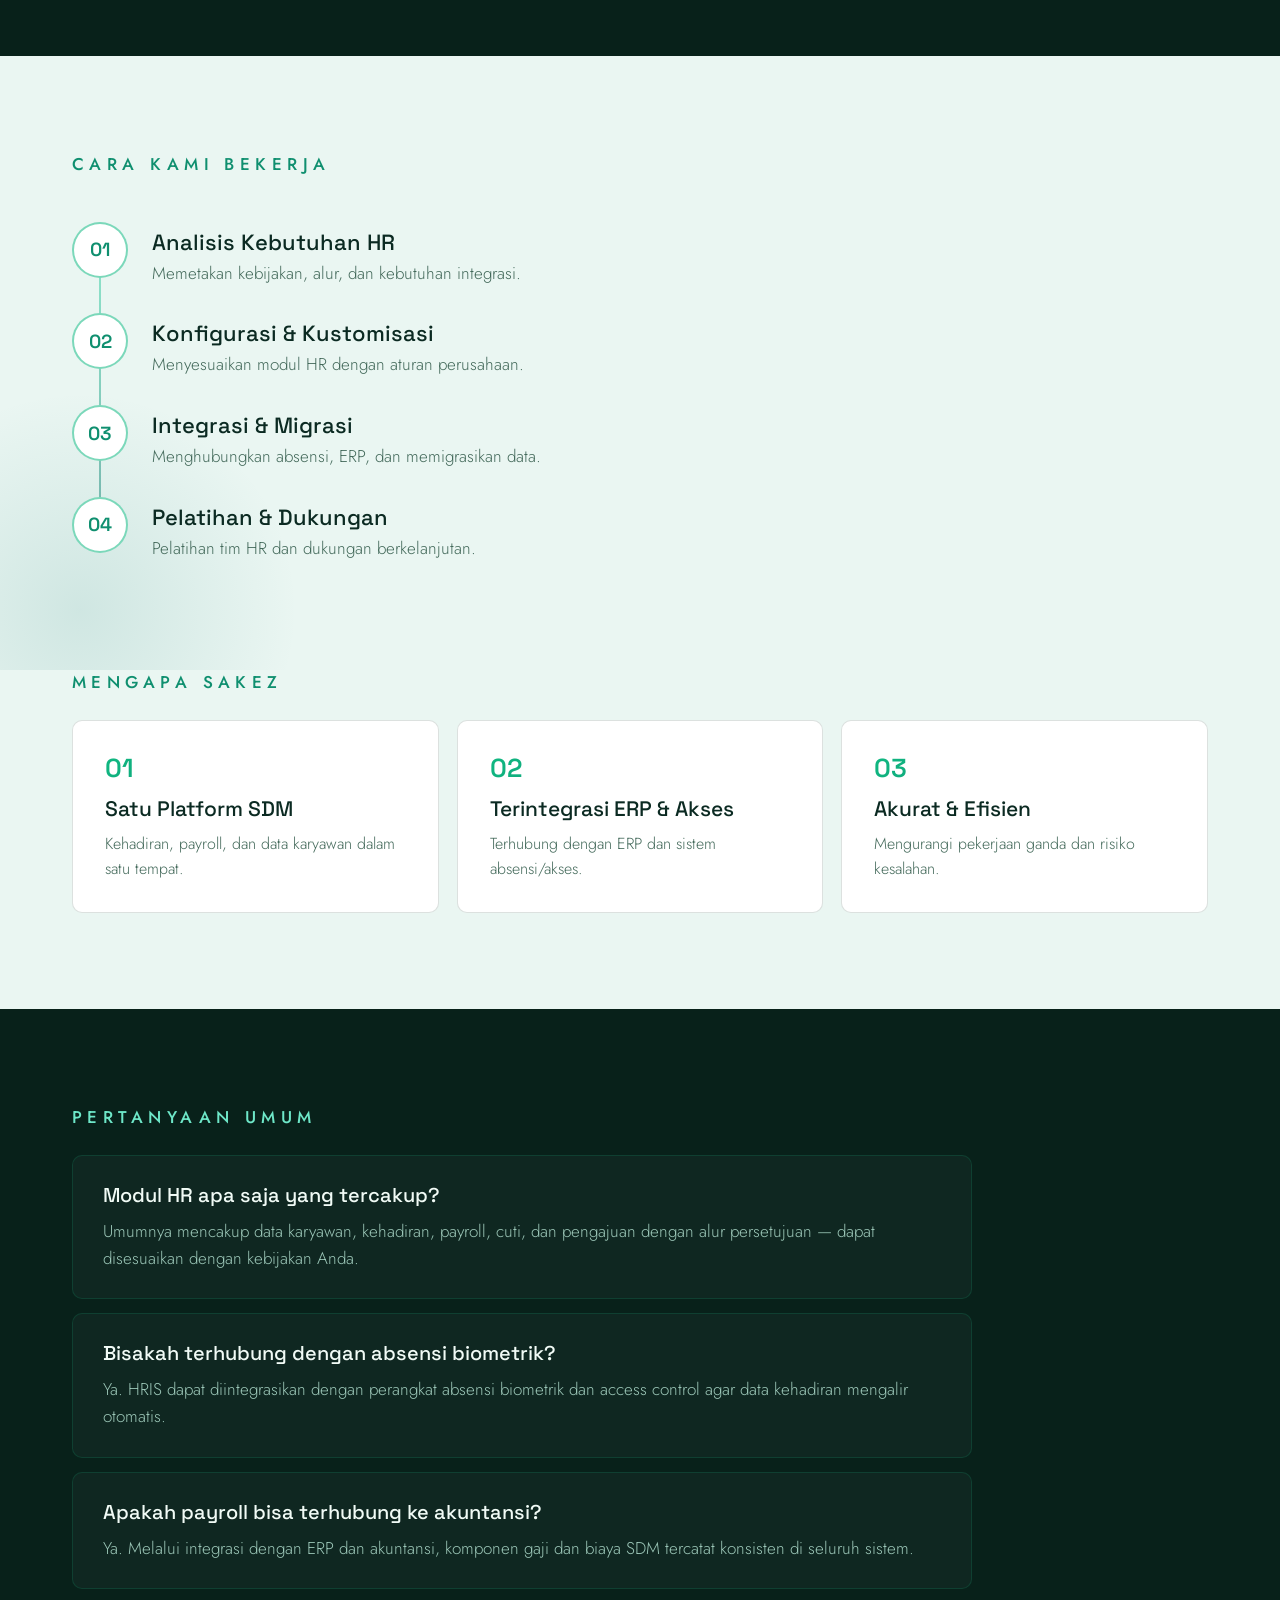
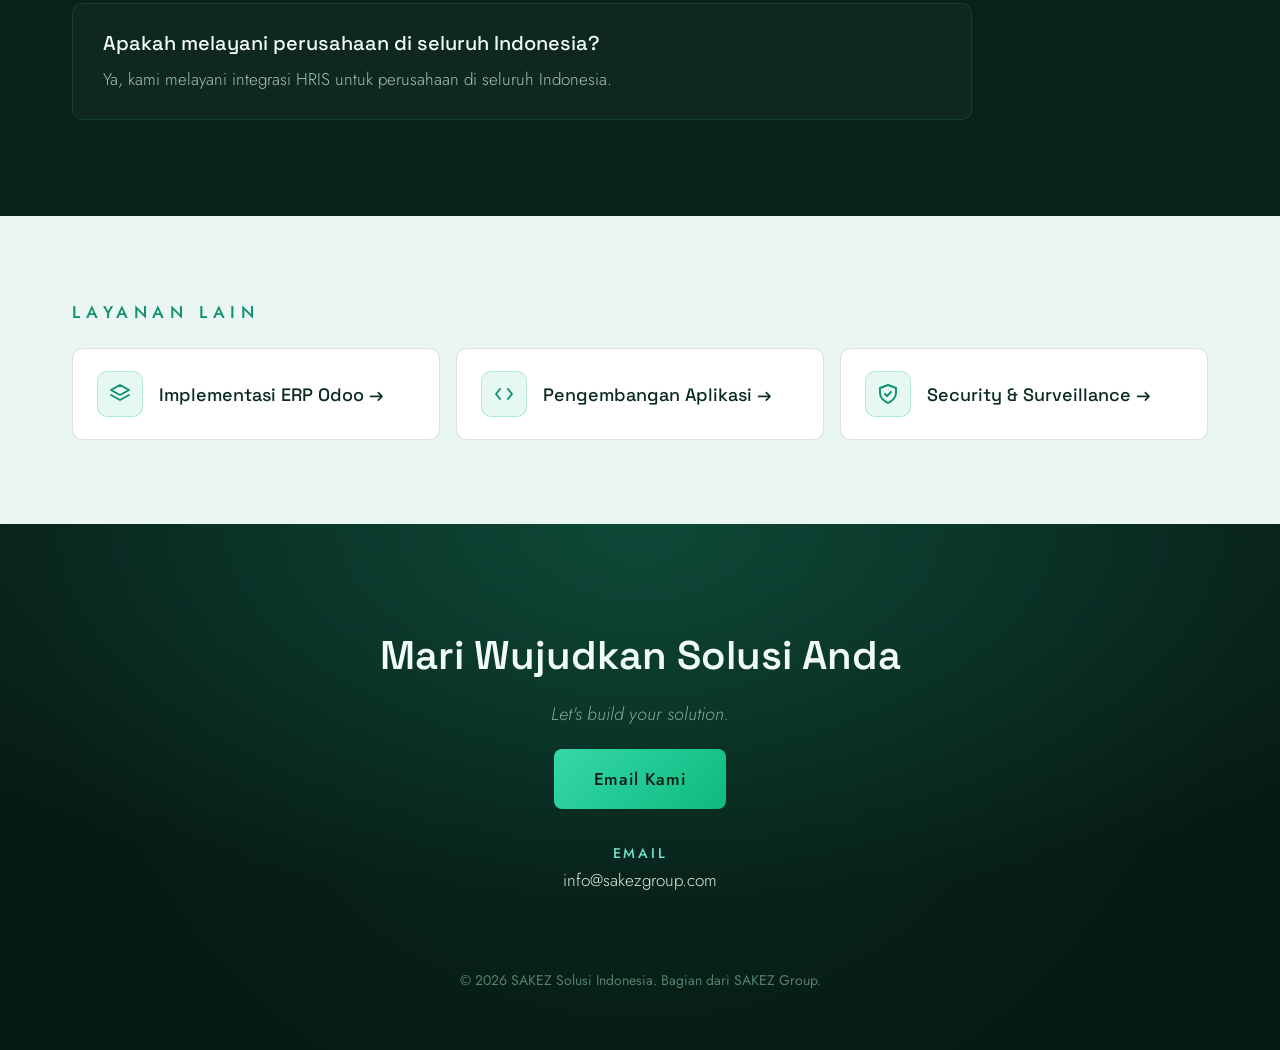
<file: layanan/integrasi-hris/index.html>
<!DOCTYPE html>
<html lang="id"><head>
<meta charset="utf-8"/>
<!-- Google Analytics 4 (GA4) -->
<script async src="https://www.googletagmanager.com/gtag/js?id=G-RF2HKJV1LW"></script>
<script>window.dataLayer=window.dataLayer||[];function gtag(){dataLayer.push(arguments);}gtag('js',new Date());gtag('config','G-RF2HKJV1LW');</script>
<meta content="width=device-width, initial-scale=1" name="viewport"/>
<title>Jasa Integrasi HRIS: Kehadiran, Payroll & Karyawan | SAKEZ Solusi Indonesia</title>
<meta content="Integrasi HRIS yang menyatukan kehadiran, payroll, dan manajemen karyawan dalam satu platform, terhubung ke ERP dan access control. Melayani seluruh Indonesia." name="description"/>
<link href="https://fonts.googleapis.com" rel="preconnect"/>
<link crossorigin="" href="https://fonts.gstatic.com" rel="preconnect"/>
<link href="https://fonts.googleapis.com/css2?family=Space+Grotesk:wght@400;500;600;700&amp;family=Jost:wght@300;400;500;600&amp;display=swap" rel="stylesheet"/>
<style>
  html,body{margin:0;padding:0;background:#071A15;-webkit-font-smoothing:antialiased;text-rendering:optimizeLegibility;}
  *{box-sizing:border-box;}
  a{color:#34D8A6; text-decoration:none;}
  a:hover{color:#6EE7C8;}
  html{scroll-behavior:smooth;}
  .skip-link{position:absolute; left:-9999px;}
  .skip-link:focus{left:16px; top:16px; z-index:100; background:#34D8A6; color:#071A15; padding:10px 16px; border-radius:8px; font-family:'Jost',sans-serif;}
  .lang-switch{display:inline-flex; align-items:center; flex:none; border:1px solid rgba(110,231,200,0.3); border-radius:999px; overflow:hidden;}
  .lang-switch button{font-family:'Jost',sans-serif; font-weight:500; font-size:13px; letter-spacing:0.08em; padding:7px 14px; background:transparent; color:#9CC7B8; border:0; cursor:pointer; transition:background .18s,color .18s;}
  .lang-switch button.is-active{background:linear-gradient(135deg,#34D8A6,#10B981); color:#071A15;}
  .nav-toggle{display:none; background:none; border:0; color:#F1FBF6; font-size:26px; cursor:pointer;}
  .prose p{font-family:'Jost',sans-serif; font-weight:300; font-size:19px; line-height:1.72; margin:0 0 18px;}
  .svc-card{transition:transform .18s, border-color .18s, background .18s;}
  .svc-card:hover{transform:translateY(-3px); border-color:rgba(52,216,166,0.5); background:rgba(255,255,255,0.05);}
  @media(max-width:860px){
    .site-nav{padding:16px 22px !important;}
    .nav-toggle{display:block;}
    .nav-menu{display:none !important; position:absolute; top:100%; left:0; right:0; flex-direction:column; align-items:flex-start !important; gap:16px !important; background:#08211A; padding:22px 24px; border-bottom:1px solid rgba(16,185,129,0.18);}
    .nav-menu.is-open{display:flex !important;}
  }
</style>
<link href="https://solusi.sakezgroup.com/layanan/integrasi-hris/" rel="canonical"/>
<meta content="index, follow, max-image-preview:large" name="robots"/>
<meta content="website" property="og:type"/><meta content="id_ID" property="og:locale"/>
<meta content="Integrasi HRIS | SAKEZ Solusi Indonesia" property="og:title"/>
<meta content="Integrasi HRIS yang menyatukan kehadiran, payroll, dan manajemen karyawan dalam satu platform, terhubung ke ERP dan access control. Melayani seluruh Indonesia." property="og:description"/>
<meta content="https://solusi.sakezgroup.com/layanan/integrasi-hris/" property="og:url"/>
<meta content="https://solusi.sakezgroup.com/assets/web-hero-datacenter.jpeg" property="og:image"/>
<meta content="1200" property="og:image:width"/><meta content="630" property="og:image:height"/>
<meta content="https://solusi.sakezgroup.com/assets/web-hero-datacenter.jpeg" name="twitter:image"/>
<meta content="summary_large_image" name="twitter:card"/>
<meta content="#071A15" name="theme-color"/>
<link href="/site.webmanifest" rel="manifest"/>
<link href="/assets/css/main.css" rel="stylesheet"/>
<script type="application/ld+json">{"@context":"https://schema.org","@type":"BreadcrumbList","itemListElement":[{"@type":"ListItem","position":1,"name":"Beranda","item":"https://solusi.sakezgroup.com/"},{"@type":"ListItem","position":2,"name":"Layanan","item":"https://solusi.sakezgroup.com/layanan/"},{"@type":"ListItem","position":3,"name":"Integrasi HRIS","item":"https://solusi.sakezgroup.com/layanan/integrasi-hris/"}]}</script><script type="application/ld+json">{"@context":"https://schema.org","@type":"Service","serviceType":"Integrasi HRIS","name":"Integrasi HRIS","provider":{"@type":"Organization","name":"SAKEZ Solusi Indonesia","url":"https://solusi.sakezgroup.com/"},"areaServed":{"@type":"Country","name":"Indonesia"},"url":"https://solusi.sakezgroup.com/layanan/integrasi-hris/","description":"Integrasi HRIS yang menyatukan kehadiran, payroll, dan manajemen karyawan dalam satu platform — terhubung dengan ERP, sistem akses, dan proses operasional Anda."}</script><script type="application/ld+json">{"@context":"https://schema.org","@type":"FAQPage","mainEntity":[{"@type":"Question","name":"Modul HR apa saja yang tercakup?","acceptedAnswer":{"@type":"Answer","text":"Umumnya mencakup data karyawan, kehadiran, payroll, cuti, dan pengajuan dengan alur persetujuan — dapat disesuaikan dengan kebijakan Anda."}},{"@type":"Question","name":"Bisakah terhubung dengan absensi biometrik?","acceptedAnswer":{"@type":"Answer","text":"Ya. HRIS dapat diintegrasikan dengan perangkat absensi biometrik dan access control agar data kehadiran mengalir otomatis."}},{"@type":"Question","name":"Apakah payroll bisa terhubung ke akuntansi?","acceptedAnswer":{"@type":"Answer","text":"Ya. Melalui integrasi dengan ERP dan akuntansi, komponen gaji dan biaya SDM tercatat konsisten di seluruh sistem."}},{"@type":"Question","name":"Apakah melayani perusahaan di seluruh Indonesia?","acceptedAnswer":{"@type":"Answer","text":"Ya, kami melayani integrasi HRIS untuk perusahaan di seluruh Indonesia."}}]}</script>
</head>
<body>
<a class="skip-link" href="#main-content" data-i18n="skip">Lewati ke konten utama</a>
<nav class="site-nav" style="position:sticky; top:0; z-index:50; display:flex; align-items:center; justify-content:space-between; padding:18px 56px; background:rgba(7,26,21,0.92); backdrop-filter:blur(8px); border-bottom:1px solid rgba(16,185,129,0.14);">
<a href="/" class="nav-brand" style="display:flex; align-items:center; gap:14px;">
<svg aria-label="SAKEZ Solusi Indonesia mark" fill="none" height="34" viewbox="0 0 120 120" width="34"><line stroke="#10B981" stroke-linecap="round" stroke-width="6" x1="36" x2="84" y1="40" y2="40"></line><line stroke="#10B981" stroke-linecap="round" stroke-width="6" x1="84" x2="36" y1="40" y2="80"></line><line stroke="#10B981" stroke-linecap="round" stroke-width="6" x1="36" x2="84" y1="80" y2="80"></line><circle cx="36" cy="40" fill="#34D8A6" r="9"></circle><circle cx="84" cy="40" fill="#10B981" r="9"></circle><circle cx="36" cy="80" fill="#10B981" r="9"></circle><circle cx="84" cy="80" fill="#34D8A6" r="9"></circle></svg>
<span style="font-family:'Space Grotesk',sans-serif; font-weight:600; font-size:19px; color:#F1FBF6; letter-spacing:0.02em;">SAKEZ <span style="color:#6EE7C8; font-weight:400;">Solusi Indonesia</span></span></a>
<button aria-controls="primary-navigation" aria-expanded="false" aria-label="Buka menu navigasi" class="nav-toggle" type="button">&#9776;</button>
<div class="nav-menu" id="primary-navigation" style="display:flex; align-items:center; gap:30px;">
<a href="/#tentang" style="font-family:'Jost',sans-serif; font-weight:400; font-size:15px; color:#9CC7B8;" data-i18n="navTentang">Tentang</a>
<a href="/layanan/" style="font-family:'Jost',sans-serif; font-weight:500; font-size:15px; color:#6EE7C8;" data-i18n="navLayanan">Layanan</a>
<a href="/#studi-kasus" style="font-family:'Jost',sans-serif; font-weight:400; font-size:15px; color:#9CC7B8;" data-i18n="navStudi">Studi Kasus</a>
<a href="/#klien" style="font-family:'Jost',sans-serif; font-weight:400; font-size:15px; color:#9CC7B8;" data-i18n="navKlien">Pengalaman</a>
<div class="lang-switch" role="group" aria-label="Pilihan bahasa"><button type="button" data-lang="id">ID</button><button type="button" data-lang="en">EN</button></div>
<a href="mailto:info@sakezgroup.com" style="font-family:'Jost',sans-serif; font-weight:500; font-size:15px; color:#071A15; background:linear-gradient(135deg,#34D8A6,#10B981); padding:11px 24px; border-radius:999px;" data-i18n="navHubungi">Hubungi Kami</a>
</div></nav>
<nav aria-label="Breadcrumb" style="background:#071A15; padding:16px clamp(20px,6vw,72px); border-bottom:1px solid rgba(16,185,129,0.10);"><ol style="list-style:none; margin:0; padding:0; display:flex; flex-wrap:wrap; gap:10px; align-items:center; font-family:'Jost',sans-serif; font-weight:400; font-size:14px;">
<li><a href="/" style="color:#7FAA9B;" data-i18n="bcHome">Beranda</a></li><li style="color:#3E6355;">/</li>
<li><a href="/layanan/" style="color:#7FAA9B;" data-i18n="bcLayanan">Layanan</a></li><li style="color:#3E6355;">/</li>
<li style="color:#DCEFE7;" data-i18n="bcCur">Integrasi HRIS</li></ol></nav>
<main id="main-content">
<section style="background:#08211A; padding:clamp(52px,8vw,88px) clamp(20px,6vw,72px); position:relative; overflow:hidden;">
<div style="position:absolute; inset:0; background:radial-gradient(820px circle at 88% -8%, rgba(16,185,129,0.10) 0%, transparent 70%); pointer-events:none;"></div>
<div style="position:relative; max-width:900px; display:flex; flex-direction:column; gap:20px;">
<div style="display:flex; align-items:center; gap:14px;"><span style="width:52px; height:52px; border-radius:12px; background:rgba(16,185,129,0.10); border:1px solid rgba(16,185,129,0.26); display:flex; align-items:center; justify-content:center; flex:none;"><svg fill="none" height="24" stroke="#34D8A6" stroke-linecap="round" stroke-linejoin="round" stroke-width="1.9" viewbox="0 0 24 24" width="24"><circle cx="9" cy="8" r="3"></circle><path d="M3 20 C3 16 5 14.2 9 14.2 C13 14.2 15 16 15 20"></path><circle cx="17.5" cy="9" r="2"></circle><path d="M15.5 20 C15.5 16.8 16.5 15.6 19 15.6 C20.6 15.6 21 16.6 21 17.4"></path></svg></span>
<p style="font-family:'Jost',sans-serif; font-weight:500; font-size:16px; letter-spacing:0.32em; text-transform:uppercase; color:#6EE7C8; margin:0;" data-i18n="k0">Layanan · SDM</p></div>
<h1 style="font-family:'Space Grotesk',sans-serif; font-weight:600; font-size:clamp(32px,5.2vw,50px); line-height:1.1; letter-spacing:-0.01em; color:#F1FBF6; margin:0;" data-i18n="k1">Integrasi HRIS</h1>
<p style="font-family:'Jost',sans-serif; font-weight:300; font-size:21px; line-height:1.6; color:#9CC7B8; margin:0; max-width:760px;" data-i18n="k2">Integrasi HRIS yang menyatukan kehadiran, payroll, dan manajemen karyawan dalam satu platform — terhubung dengan ERP, sistem akses, dan proses operasional Anda.</p>
<div style="display:flex; gap:16px; flex-wrap:wrap; margin-top:8px;">
<a href="mailto:info@sakezgroup.com?subject=Halo%20SAKEZ%2C%20saya%20tertarik%20dengan%20layanan%20Integrasi%20HRIS" style="font-family:'Jost',sans-serif; font-weight:500; font-size:16px; color:#071A15; background:linear-gradient(135deg,#34D8A6,#10B981); padding:15px 32px; border-radius:8px;" data-i18n="ctaBtn">Email Kami</a>
<a href="/layanan/" style="font-family:'Jost',sans-serif; font-weight:500; font-size:16px; color:#F1FBF6; border:1px solid rgba(110,231,200,0.35); padding:15px 32px; border-radius:8px;" data-i18n="backAll">Semua Layanan</a>
</div></div></section>
<section style="background:#EAF6F2; padding:clamp(56px,9vw,96px) clamp(20px,6vw,72px);"><div class="prose" style="max-width:840px; color:#2F5548;"><p data-i18n="k3">Pengelolaan SDM yang masih manual dan terpisah membuat data karyawan sulit dijaga akurasinya, payroll rawan salah, dan proses persetujuan berlarut. HRIS menyatukan seluruh siklus kepegawaian ke dalam satu platform yang rapi dan terukur.</p><p data-i18n="k4">SAKEZ Solusi Indonesia mengintegrasikan HRIS yang mencakup data karyawan, kehadiran, payroll, cuti, dan pengajuan — dengan alur persetujuan yang jelas. Sistem dapat terhubung ke perangkat absensi biometrik dan access control sehingga data kehadiran mengalir otomatis.</p><p data-i18n="k5">Karena terintegrasi dengan ERP dan akuntansi, komponen gaji dan biaya SDM tercatat konsisten di seluruh sistem — mengurangi pekerjaan ganda dan meningkatkan akurasi.</p></div></section>
<section style="background:#08211A; padding:clamp(56px,9vw,96px) clamp(20px,6vw,72px); display:flex; flex-direction:column; gap:36px;">
<p style="font-family:'Jost',sans-serif; font-weight:500; font-size:17px; letter-spacing:0.32em; text-transform:uppercase; color:#6EE7C8; margin:0;" data-i18n="scopeH">Cakupan Pekerjaan</p>
<div style="display:grid; grid-template-columns:repeat(auto-fit,minmax(300px,1fr)); gap:18px;"><div style="display:flex; gap:16px; align-items:flex-start; padding:26px 26px; background:rgba(255,255,255,0.03); border:1px solid rgba(16,185,129,0.16); border-radius:10px;"><span style="width:9px; height:9px; border-radius:999px; background:#34D8A6; flex:none; margin-top:10px;"></span><div><p style="font-family:'Space Grotesk',sans-serif; font-weight:500; font-size:20px; color:#F1FBF6; margin:0 0 6px;" data-i18n="k6">Manajemen Data Karyawan</p><p style="font-family:'Jost',sans-serif; font-weight:300; font-size:16px; line-height:1.55; color:#9CC7B8; margin:0;" data-i18n="k7">Basis data karyawan terpusat dengan riwayat dan dokumen.</p></div></div><div style="display:flex; gap:16px; align-items:flex-start; padding:26px 26px; background:rgba(255,255,255,0.03); border:1px solid rgba(16,185,129,0.16); border-radius:10px;"><span style="width:9px; height:9px; border-radius:999px; background:#34D8A6; flex:none; margin-top:10px;"></span><div><p style="font-family:'Space Grotesk',sans-serif; font-weight:500; font-size:20px; color:#F1FBF6; margin:0 0 6px;" data-i18n="k8">Kehadiran & Absensi</p><p style="font-family:'Jost',sans-serif; font-weight:300; font-size:16px; line-height:1.55; color:#9CC7B8; margin:0;" data-i18n="k9">Integrasi dengan perangkat biometrik dan access control.</p></div></div><div style="display:flex; gap:16px; align-items:flex-start; padding:26px 26px; background:rgba(255,255,255,0.03); border:1px solid rgba(16,185,129,0.16); border-radius:10px;"><span style="width:9px; height:9px; border-radius:999px; background:#34D8A6; flex:none; margin-top:10px;"></span><div><p style="font-family:'Space Grotesk',sans-serif; font-weight:500; font-size:20px; color:#F1FBF6; margin:0 0 6px;" data-i18n="k10">Payroll & Komponen Gaji</p><p style="font-family:'Jost',sans-serif; font-weight:300; font-size:16px; line-height:1.55; color:#9CC7B8; margin:0;" data-i18n="k11">Perhitungan gaji, tunjangan, dan potongan secara otomatis.</p></div></div><div style="display:flex; gap:16px; align-items:flex-start; padding:26px 26px; background:rgba(255,255,255,0.03); border:1px solid rgba(16,185,129,0.16); border-radius:10px;"><span style="width:9px; height:9px; border-radius:999px; background:#34D8A6; flex:none; margin-top:10px;"></span><div><p style="font-family:'Space Grotesk',sans-serif; font-weight:500; font-size:20px; color:#F1FBF6; margin:0 0 6px;" data-i18n="k12">Cuti & Pengajuan</p><p style="font-family:'Jost',sans-serif; font-weight:300; font-size:16px; line-height:1.55; color:#9CC7B8; margin:0;" data-i18n="k13">Alur pengajuan dan persetujuan yang jelas dan terlacak.</p></div></div><div style="display:flex; gap:16px; align-items:flex-start; padding:26px 26px; background:rgba(255,255,255,0.03); border:1px solid rgba(16,185,129,0.16); border-radius:10px;"><span style="width:9px; height:9px; border-radius:999px; background:#34D8A6; flex:none; margin-top:10px;"></span><div><p style="font-family:'Space Grotesk',sans-serif; font-weight:500; font-size:20px; color:#F1FBF6; margin:0 0 6px;" data-i18n="k14">Integrasi ERP & Akuntansi</p><p style="font-family:'Jost',sans-serif; font-weight:300; font-size:16px; line-height:1.55; color:#9CC7B8; margin:0;" data-i18n="k15">Komponen biaya SDM tercatat konsisten lintas sistem.</p></div></div></div></section>
<section style="background:#EAF6F2; padding:clamp(56px,9vw,96px) clamp(20px,6vw,72px); display:flex; flex-direction:column; gap:32px; position:relative; overflow:hidden;">
<div style="position:absolute; bottom:-160px; left:-140px; width:440px; height:440px; border-radius:999px; background:radial-gradient(circle, rgba(15,118,110,0.12), transparent 70%);"></div>
<p style="font-family:'Jost',sans-serif; font-weight:500; font-size:17px; letter-spacing:0.32em; text-transform:uppercase; color:#0F8F6F; margin:0; position:relative;" data-i18n="procH">Cara Kami Bekerja</p>
<div style="position:relative; display:flex; flex-direction:column; max-width:820px;">
<div style="position:absolute; top:24px; bottom:24px; left:27px; width:2px; background:linear-gradient(180deg, rgba(52,216,166,0.5), rgba(15,118,110,0.5));"></div><div style="position:relative; display:flex; gap:24px; align-items:flex-start; padding:14px 0;"><div style="width:56px; height:56px; border-radius:999px; background:#fff; border:2px solid rgba(16,185,129,0.55); display:flex; align-items:center; justify-content:center; flex:none;"><span style="font-family:'Space Grotesk',sans-serif; font-weight:600; font-size:19px; color:#0F8F6F;">01</span></div><div style="padding-top:6px;"><p style="font-family:'Space Grotesk',sans-serif; font-weight:500; font-size:22px; color:#0B2A22; margin:0;" data-i18n="k16">Analisis Kebutuhan HR</p><p style="font-family:'Jost',sans-serif; font-weight:300; font-size:17px; line-height:1.45; color:#43695A; margin:5px 0 0;" data-i18n="k17">Memetakan kebijakan, alur, dan kebutuhan integrasi.</p></div></div><div style="position:relative; display:flex; gap:24px; align-items:flex-start; padding:14px 0;"><div style="width:56px; height:56px; border-radius:999px; background:#fff; border:2px solid rgba(16,185,129,0.55); display:flex; align-items:center; justify-content:center; flex:none;"><span style="font-family:'Space Grotesk',sans-serif; font-weight:600; font-size:19px; color:#0F8F6F;">02</span></div><div style="padding-top:6px;"><p style="font-family:'Space Grotesk',sans-serif; font-weight:500; font-size:22px; color:#0B2A22; margin:0;" data-i18n="k18">Konfigurasi & Kustomisasi</p><p style="font-family:'Jost',sans-serif; font-weight:300; font-size:17px; line-height:1.45; color:#43695A; margin:5px 0 0;" data-i18n="k19">Menyesuaikan modul HR dengan aturan perusahaan.</p></div></div><div style="position:relative; display:flex; gap:24px; align-items:flex-start; padding:14px 0;"><div style="width:56px; height:56px; border-radius:999px; background:#fff; border:2px solid rgba(16,185,129,0.55); display:flex; align-items:center; justify-content:center; flex:none;"><span style="font-family:'Space Grotesk',sans-serif; font-weight:600; font-size:19px; color:#0F8F6F;">03</span></div><div style="padding-top:6px;"><p style="font-family:'Space Grotesk',sans-serif; font-weight:500; font-size:22px; color:#0B2A22; margin:0;" data-i18n="k20">Integrasi & Migrasi</p><p style="font-family:'Jost',sans-serif; font-weight:300; font-size:17px; line-height:1.45; color:#43695A; margin:5px 0 0;" data-i18n="k21">Menghubungkan absensi, ERP, dan memigrasikan data.</p></div></div><div style="position:relative; display:flex; gap:24px; align-items:flex-start; padding:14px 0;"><div style="width:56px; height:56px; border-radius:999px; background:#fff; border:2px solid rgba(16,185,129,0.55); display:flex; align-items:center; justify-content:center; flex:none;"><span style="font-family:'Space Grotesk',sans-serif; font-weight:600; font-size:19px; color:#0F8F6F;">04</span></div><div style="padding-top:6px;"><p style="font-family:'Space Grotesk',sans-serif; font-weight:500; font-size:22px; color:#0B2A22; margin:0;" data-i18n="k22">Pelatihan & Dukungan</p><p style="font-family:'Jost',sans-serif; font-weight:300; font-size:17px; line-height:1.45; color:#43695A; margin:5px 0 0;" data-i18n="k23">Pelatihan tim HR dan dukungan berkelanjutan.</p></div></div></div></section>
<section style="background:#EAF6F2; padding:0 clamp(20px,6vw,72px) clamp(56px,9vw,96px); display:flex; flex-direction:column; gap:26px;">
<p style="font-family:'Jost',sans-serif; font-weight:500; font-size:17px; letter-spacing:0.32em; text-transform:uppercase; color:#0F8F6F; margin:0;" data-i18n="whyH">Mengapa SAKEZ</p>
<div style="display:grid; grid-template-columns:repeat(auto-fit,minmax(260px,1fr)); gap:18px;"><div style="display:flex; flex-direction:column; gap:10px; padding:30px 32px; background:#fff; border:1px solid rgba(11,42,34,0.14); border-radius:10px;"><span style="font-family:'Space Grotesk',sans-serif; font-weight:600; font-size:26px; background:linear-gradient(135deg,#10B981,#0F766E); -webkit-background-clip:text; background-clip:text; color:transparent;">01</span><p style="font-family:'Space Grotesk',sans-serif; font-weight:500; font-size:21px; color:#0B2A22; margin:0;" data-i18n="k24">Satu Platform SDM</p><p style="font-family:'Jost',sans-serif; font-weight:300; font-size:16px; line-height:1.55; color:#43695A; margin:0;" data-i18n="k25">Kehadiran, payroll, dan data karyawan dalam satu tempat.</p></div><div style="display:flex; flex-direction:column; gap:10px; padding:30px 32px; background:#fff; border:1px solid rgba(11,42,34,0.14); border-radius:10px;"><span style="font-family:'Space Grotesk',sans-serif; font-weight:600; font-size:26px; background:linear-gradient(135deg,#10B981,#0F766E); -webkit-background-clip:text; background-clip:text; color:transparent;">02</span><p style="font-family:'Space Grotesk',sans-serif; font-weight:500; font-size:21px; color:#0B2A22; margin:0;" data-i18n="k26">Terintegrasi ERP & Akses</p><p style="font-family:'Jost',sans-serif; font-weight:300; font-size:16px; line-height:1.55; color:#43695A; margin:0;" data-i18n="k27">Terhubung dengan ERP dan sistem absensi/akses.</p></div><div style="display:flex; flex-direction:column; gap:10px; padding:30px 32px; background:#fff; border:1px solid rgba(11,42,34,0.14); border-radius:10px;"><span style="font-family:'Space Grotesk',sans-serif; font-weight:600; font-size:26px; background:linear-gradient(135deg,#10B981,#0F766E); -webkit-background-clip:text; background-clip:text; color:transparent;">03</span><p style="font-family:'Space Grotesk',sans-serif; font-weight:500; font-size:21px; color:#0B2A22; margin:0;" data-i18n="k28">Akurat & Efisien</p><p style="font-family:'Jost',sans-serif; font-weight:300; font-size:16px; line-height:1.55; color:#43695A; margin:0;" data-i18n="k29">Mengurangi pekerjaan ganda dan risiko kesalahan.</p></div></div></section>
<section style="background:#08211A; padding:clamp(56px,9vw,96px) clamp(20px,6vw,72px); display:flex; flex-direction:column; gap:26px;">
<p style="font-family:'Jost',sans-serif; font-weight:500; font-size:17px; letter-spacing:0.32em; text-transform:uppercase; color:#6EE7C8; margin:0;" data-i18n="faqH">Pertanyaan Umum</p>
<div style="display:flex; flex-direction:column; gap:14px; max-width:900px;"><div style="padding:26px 30px; background:rgba(255,255,255,0.03); border:1px solid rgba(16,185,129,0.16); border-radius:10px;"><p style="font-family:'Space Grotesk',sans-serif; font-weight:500; font-size:20px; color:#F1FBF6; margin:0 0 10px;" data-i18n="k30">Modul HR apa saja yang tercakup?</p><p style="font-family:'Jost',sans-serif; font-weight:300; font-size:17px; line-height:1.6; color:#9CC7B8; margin:0;" data-i18n="k31">Umumnya mencakup data karyawan, kehadiran, payroll, cuti, dan pengajuan dengan alur persetujuan — dapat disesuaikan dengan kebijakan Anda.</p></div><div style="padding:26px 30px; background:rgba(255,255,255,0.03); border:1px solid rgba(16,185,129,0.16); border-radius:10px;"><p style="font-family:'Space Grotesk',sans-serif; font-weight:500; font-size:20px; color:#F1FBF6; margin:0 0 10px;" data-i18n="k32">Bisakah terhubung dengan absensi biometrik?</p><p style="font-family:'Jost',sans-serif; font-weight:300; font-size:17px; line-height:1.6; color:#9CC7B8; margin:0;" data-i18n="k33">Ya. HRIS dapat diintegrasikan dengan perangkat absensi biometrik dan access control agar data kehadiran mengalir otomatis.</p></div><div style="padding:26px 30px; background:rgba(255,255,255,0.03); border:1px solid rgba(16,185,129,0.16); border-radius:10px;"><p style="font-family:'Space Grotesk',sans-serif; font-weight:500; font-size:20px; color:#F1FBF6; margin:0 0 10px;" data-i18n="k34">Apakah payroll bisa terhubung ke akuntansi?</p><p style="font-family:'Jost',sans-serif; font-weight:300; font-size:17px; line-height:1.6; color:#9CC7B8; margin:0;" data-i18n="k35">Ya. Melalui integrasi dengan ERP dan akuntansi, komponen gaji dan biaya SDM tercatat konsisten di seluruh sistem.</p></div><div style="padding:26px 30px; background:rgba(255,255,255,0.03); border:1px solid rgba(16,185,129,0.16); border-radius:10px;"><p style="font-family:'Space Grotesk',sans-serif; font-weight:500; font-size:20px; color:#F1FBF6; margin:0 0 10px;" data-i18n="k36">Apakah melayani perusahaan di seluruh Indonesia?</p><p style="font-family:'Jost',sans-serif; font-weight:300; font-size:17px; line-height:1.6; color:#9CC7B8; margin:0;" data-i18n="k37">Ya, kami melayani integrasi HRIS untuk perusahaan di seluruh Indonesia.</p></div></div></section>
<section style="background:#EAF6F2; padding:clamp(52px,8vw,84px) clamp(20px,6vw,72px); display:flex; flex-direction:column; gap:24px;">
<p style="font-family:'Jost',sans-serif; font-weight:500; font-size:17px; letter-spacing:0.32em; text-transform:uppercase; color:#0F8F6F; margin:0;" data-i18n="relTitle">Layanan Lain</p>
<div style="display:grid; grid-template-columns:repeat(auto-fit,minmax(280px,1fr)); gap:16px;"><a href="/layanan/implementasi-erp-odoo/" style="display:flex; align-items:center; gap:16px; padding:22px 24px; background:#fff; border:1px solid rgba(11,42,34,0.14); border-radius:10px;"><span style="width:46px; height:46px; border-radius:10px; background:rgba(16,185,129,0.10); border:1px solid rgba(16,185,129,0.24); display:flex; align-items:center; justify-content:center; flex:none;"><svg fill="none" height="24" stroke="#0F8F6F" stroke-linecap="round" stroke-linejoin="round" stroke-width="1.9" viewbox="0 0 24 24" width="24"><polygon points="12 3 21 8 12 13 3 8"></polygon><polyline points="3 13 12 18 21 13"></polyline></svg></span><span style="font-family:'Space Grotesk',sans-serif; font-weight:500; font-size:18px; color:#0B2A22;">Implementasi ERP Odoo &rarr;</span></a><a href="/layanan/pengembangan-aplikasi/" style="display:flex; align-items:center; gap:16px; padding:22px 24px; background:#fff; border:1px solid rgba(11,42,34,0.14); border-radius:10px;"><span style="width:46px; height:46px; border-radius:10px; background:rgba(16,185,129,0.10); border:1px solid rgba(16,185,129,0.24); display:flex; align-items:center; justify-content:center; flex:none;"><svg fill="none" height="24" stroke="#0F8F6F" stroke-linecap="round" stroke-linejoin="round" stroke-width="1.9" viewbox="0 0 24 24" width="24"><polyline points="8 7 4 12 8 17"></polyline><polyline points="16 7 20 12 16 17"></polyline></svg></span><span style="font-family:'Space Grotesk',sans-serif; font-weight:500; font-size:18px; color:#0B2A22;">Pengembangan Aplikasi &rarr;</span></a><a href="/layanan/security-surveillance/" style="display:flex; align-items:center; gap:16px; padding:22px 24px; background:#fff; border:1px solid rgba(11,42,34,0.14); border-radius:10px;"><span style="width:46px; height:46px; border-radius:10px; background:rgba(16,185,129,0.10); border:1px solid rgba(16,185,129,0.24); display:flex; align-items:center; justify-content:center; flex:none;"><svg fill="none" height="24" stroke="#0F8F6F" stroke-linecap="round" stroke-linejoin="round" stroke-width="1.9" viewbox="0 0 24 24" width="24"><path d="M12 3 L20 6 V11 C20 16 16 19 12 21 C8 19 4 16 4 11 V6 Z"></path><path d="M9 12 l2 2 l4 -4"></path></svg></span><span style="font-family:'Space Grotesk',sans-serif; font-weight:500; font-size:18px; color:#0B2A22;">Security & Surveillance &rarr;</span></a></div></section>
<section id="kontak" style="background:#071A15; display:flex; flex-direction:column; align-items:center; text-align:center; padding:110px 40px 60px; gap:26px; position:relative; overflow:hidden;">
<div style="position:absolute; inset:0; background:radial-gradient(120% 120% at 50% 0%, #0E3D30 0%, #071A15 60%);"></div>
<div style="position:absolute; inset:0; background:radial-gradient(900px circle at 50% 10%, rgba(16,185,129,0.10) 0%, transparent 68%); pointer-events:none;"></div>
<div style="position:relative; display:flex; flex-direction:column; align-items:center; gap:22px; max-width:760px;">
<h2 style="font-family:'Space Grotesk',sans-serif; font-weight:600; font-size:40px; line-height:1.12; color:#F1FBF6; margin:0;" data-i18n="ctaTitle">Mari Wujudkan Solusi Anda</h2>
<p style="font-family:'Jost',sans-serif; font-weight:300; font-style:italic; font-size:18px; color:#7FAA9B; margin:0;" data-i18n="ctaSub">Let's build your solution.</p>
<a href="mailto:info@sakezgroup.com?subject=Halo%20SAKEZ%2C%20saya%20tertarik%20dengan%20layanan%20Integrasi%20HRIS" style="font-family:'Jost',sans-serif; font-weight:500; font-size:17px; letter-spacing:0.04em; color:#071A15; background:linear-gradient(135deg,#34D8A6,#10B981); padding:18px 40px; border-radius:8px;" data-i18n="ctaBtn">Email Kami</a>
<div style="display:flex; gap:44px; flex-wrap:wrap; justify-content:center; margin-top:12px;">
<div style="display:flex; flex-direction:column; gap:5px;"><span style="font-family:'Jost',sans-serif; font-weight:500; font-size:14px; letter-spacing:0.2em; text-transform:uppercase; color:#6EE7C8;">Email</span><span style="font-family:'Jost',sans-serif; font-weight:300; font-size:17px; color:#DCEFE7;">info<span>@</span>sakezgroup.com</span></div>
</div></div>
<p style="position:relative; margin:52px 0 0; font-family:'Jost',sans-serif; font-weight:400; font-size:14px; color:#55806F;" data-i18n="copyright">© 2026 SAKEZ Solusi Indonesia. Bagian dari SAKEZ Group.</p>
</section>
</main>
<script>window.PAGE_EN={"k0":"Service · HR","k1":"HRIS Integration","k2":"HRIS integration that unifies attendance, payroll, and employee management in one platform — connected to your ERP, access systems, and operational processes.","bcCur":"HRIS Integration","k3":"Manual, siloed HR management makes employee data hard to keep accurate, payroll error-prone, and approvals slow. An HRIS unifies the entire employee lifecycle into one clean, measurable platform.","k4":"SAKEZ Solusi Indonesia integrates an HRIS covering employee data, attendance, payroll, leave, and requests — with clear approval flows. The system can connect to biometric attendance devices and access control so attendance data flows automatically.","k5":"Because it integrates with ERP and accounting, salary components and HR costs are recorded consistently across systems — reducing double work and improving accuracy.","k6":"Employee Data Management","k7":"Centralized employee database with history and documents.","k8":"Attendance","k9":"Integration with biometric devices and access control.","k10":"Payroll & Salary Components","k11":"Automated calculation of salary, allowances, and deductions.","k12":"Leave & Requests","k13":"Clear, traceable request and approval workflows.","k14":"ERP & Accounting Integration","k15":"HR cost components recorded consistently across systems.","k16":"HR Needs Analysis","k17":"Mapping policies, flows, and integration needs.","k18":"Configuration & Customization","k19":"Tailoring HR modules to company rules.","k20":"Integration & Migration","k21":"Connecting attendance, ERP, and migrating data.","k22":"Training & Support","k23":"HR team training and ongoing support.","k24":"One HR Platform","k25":"Attendance, payroll, and employee data in one place.","k26":"Integrated with ERP & Access","k27":"Connected to ERP and attendance/access systems.","k28":"Accurate & Efficient","k29":"Reduces double work and error risk.","k30":"Which HR modules are covered?","k31":"Typically employee data, attendance, payroll, leave, and requests with approval flows — adjustable to your policies.","k32":"Can it connect to biometric attendance?","k33":"Yes. The HRIS can integrate with biometric attendance devices and access control so attendance data flows automatically.","k34":"Can payroll connect to accounting?","k35":"Yes. Through ERP and accounting integration, salary and HR cost components are recorded consistently across systems.","k36":"Do you serve companies across Indonesia?","k37":"Yes, we deliver HRIS integration for companies across all of Indonesia."};</script>
<script defer src="/assets/js/layanan.js?v=20260816e"></script>
</body></html>
</file>
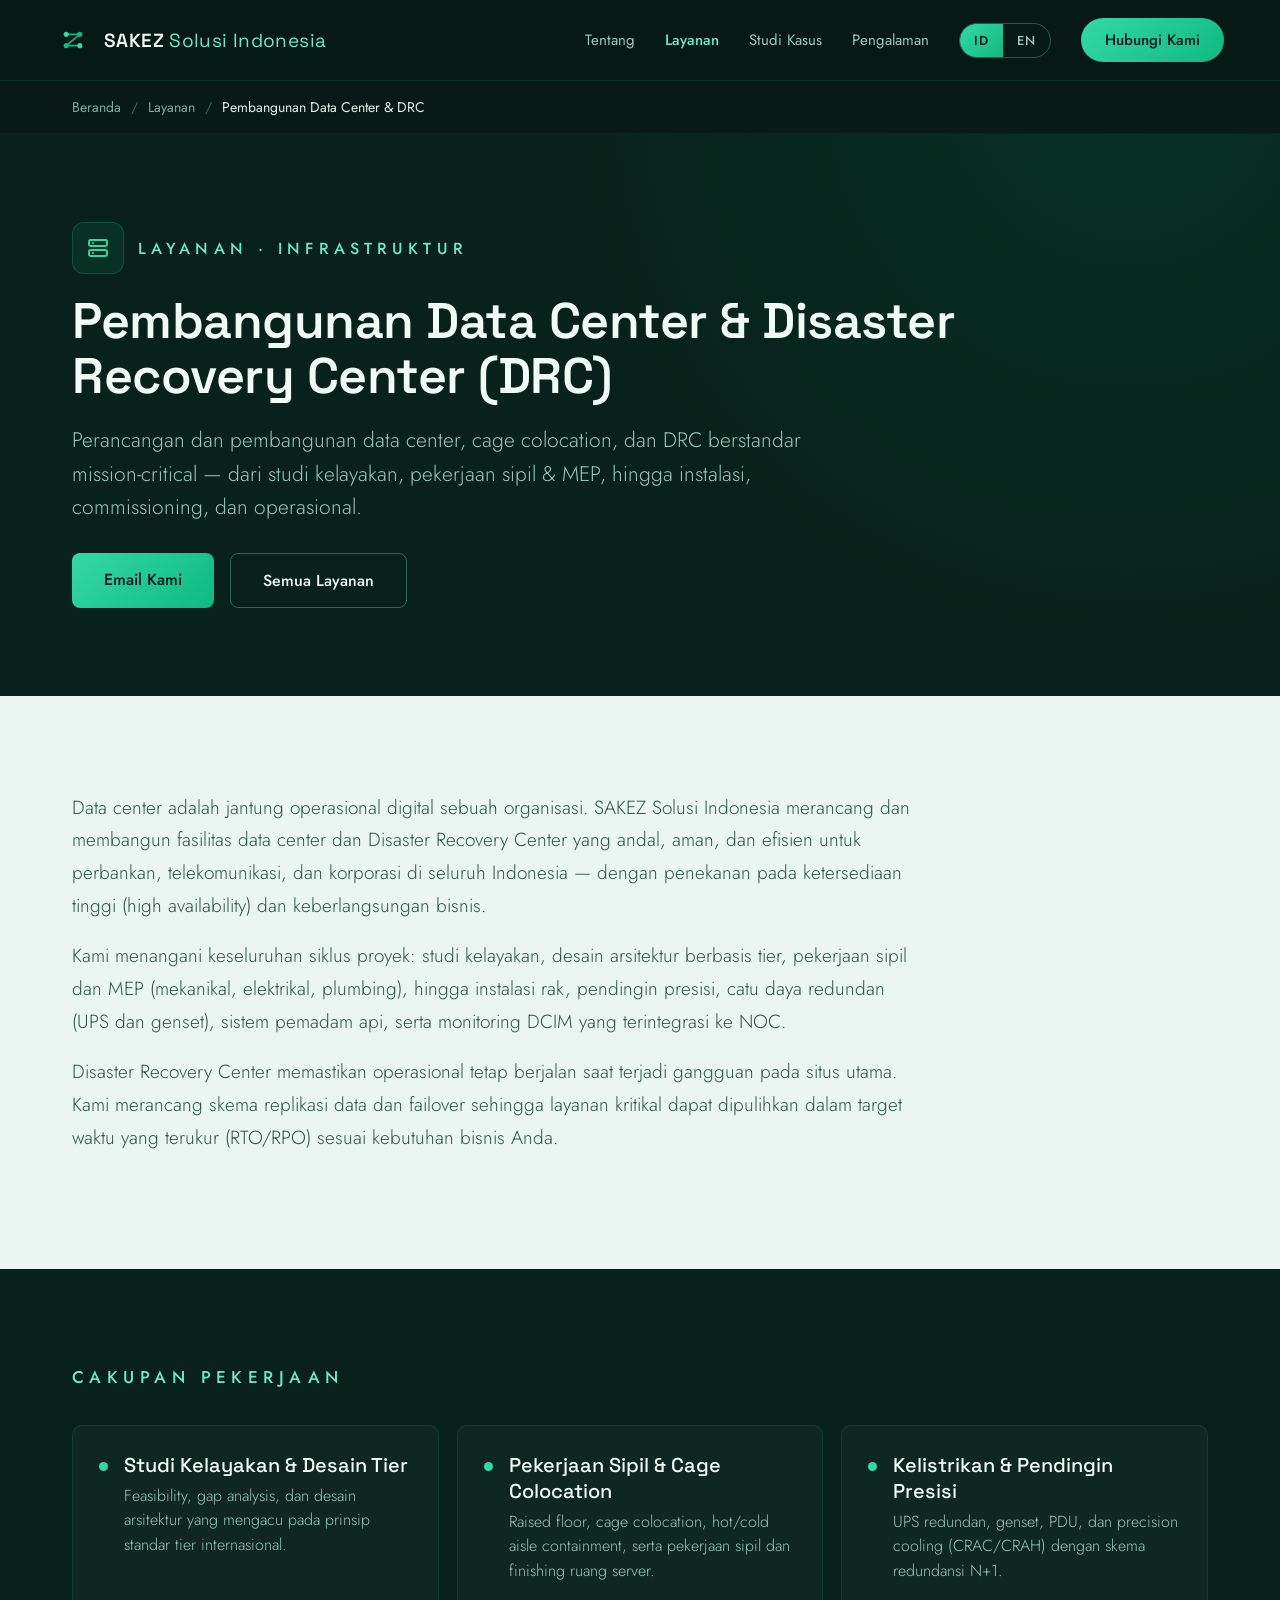
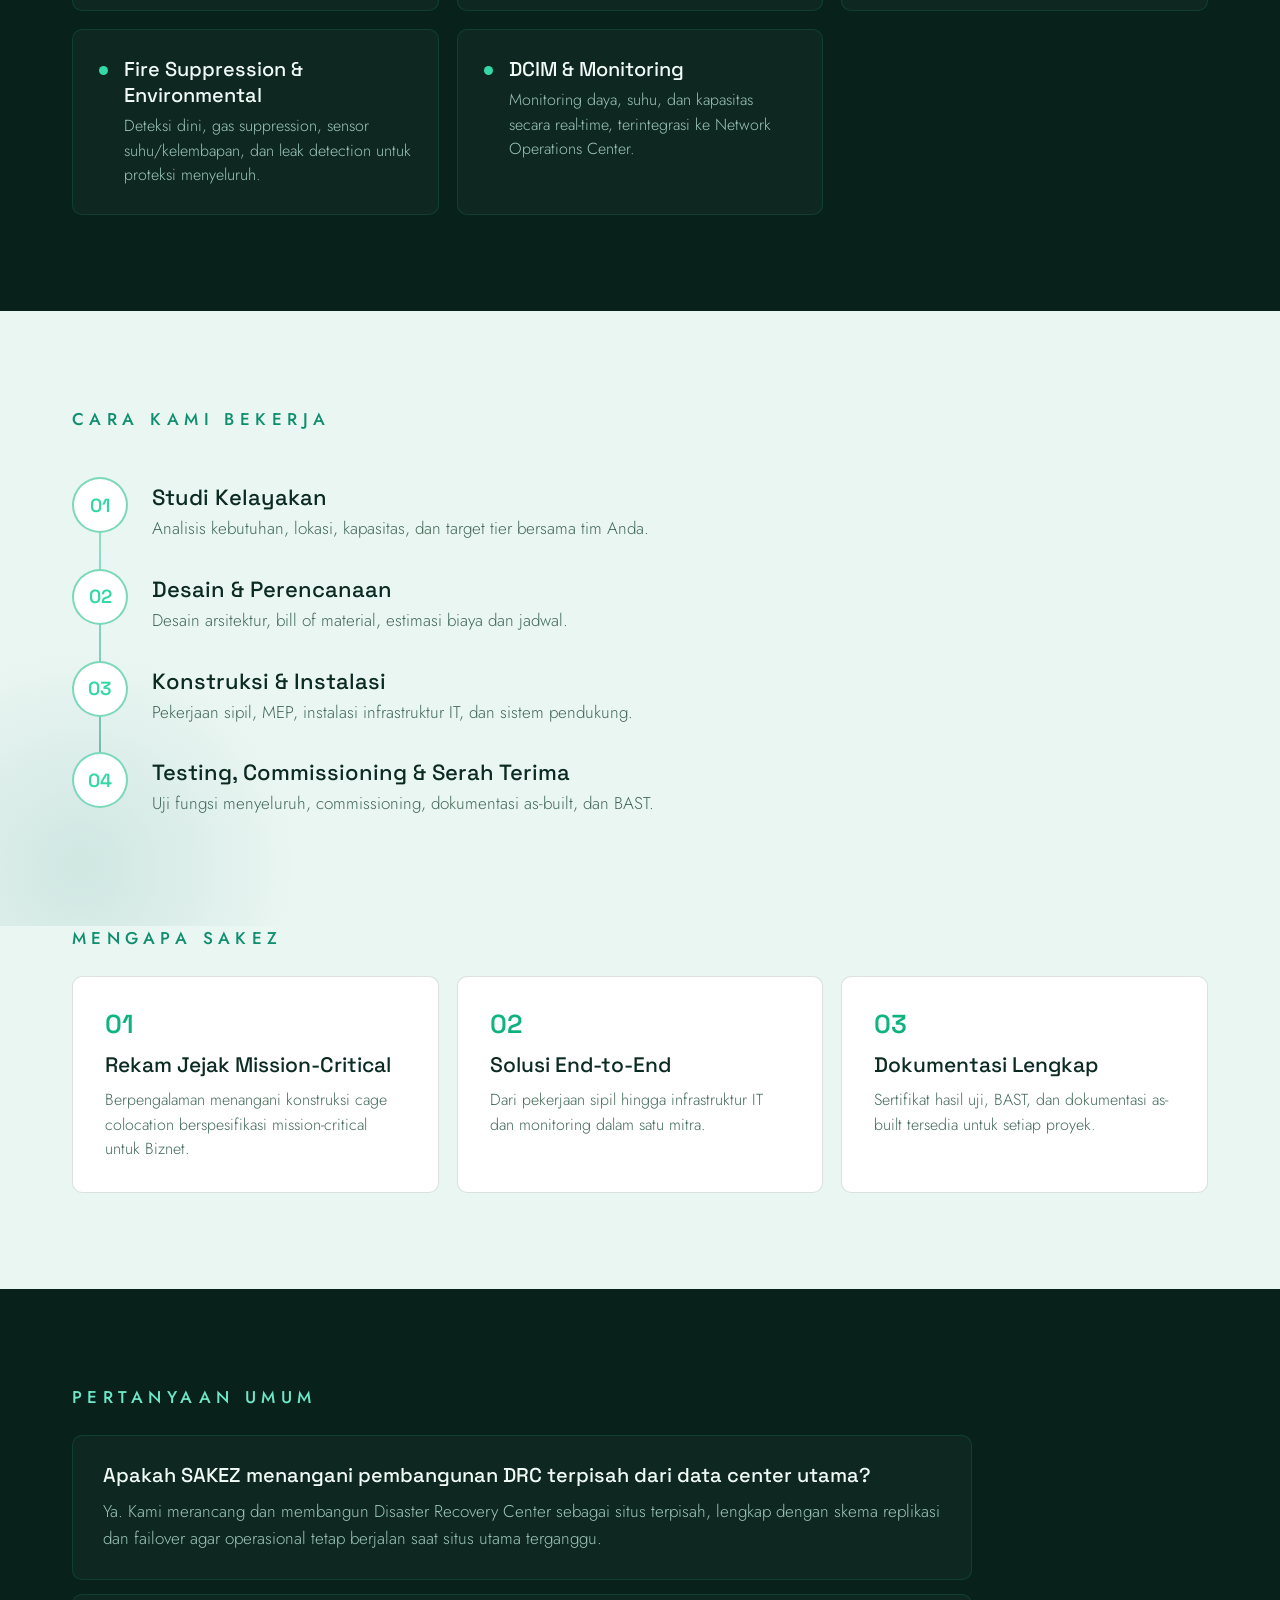
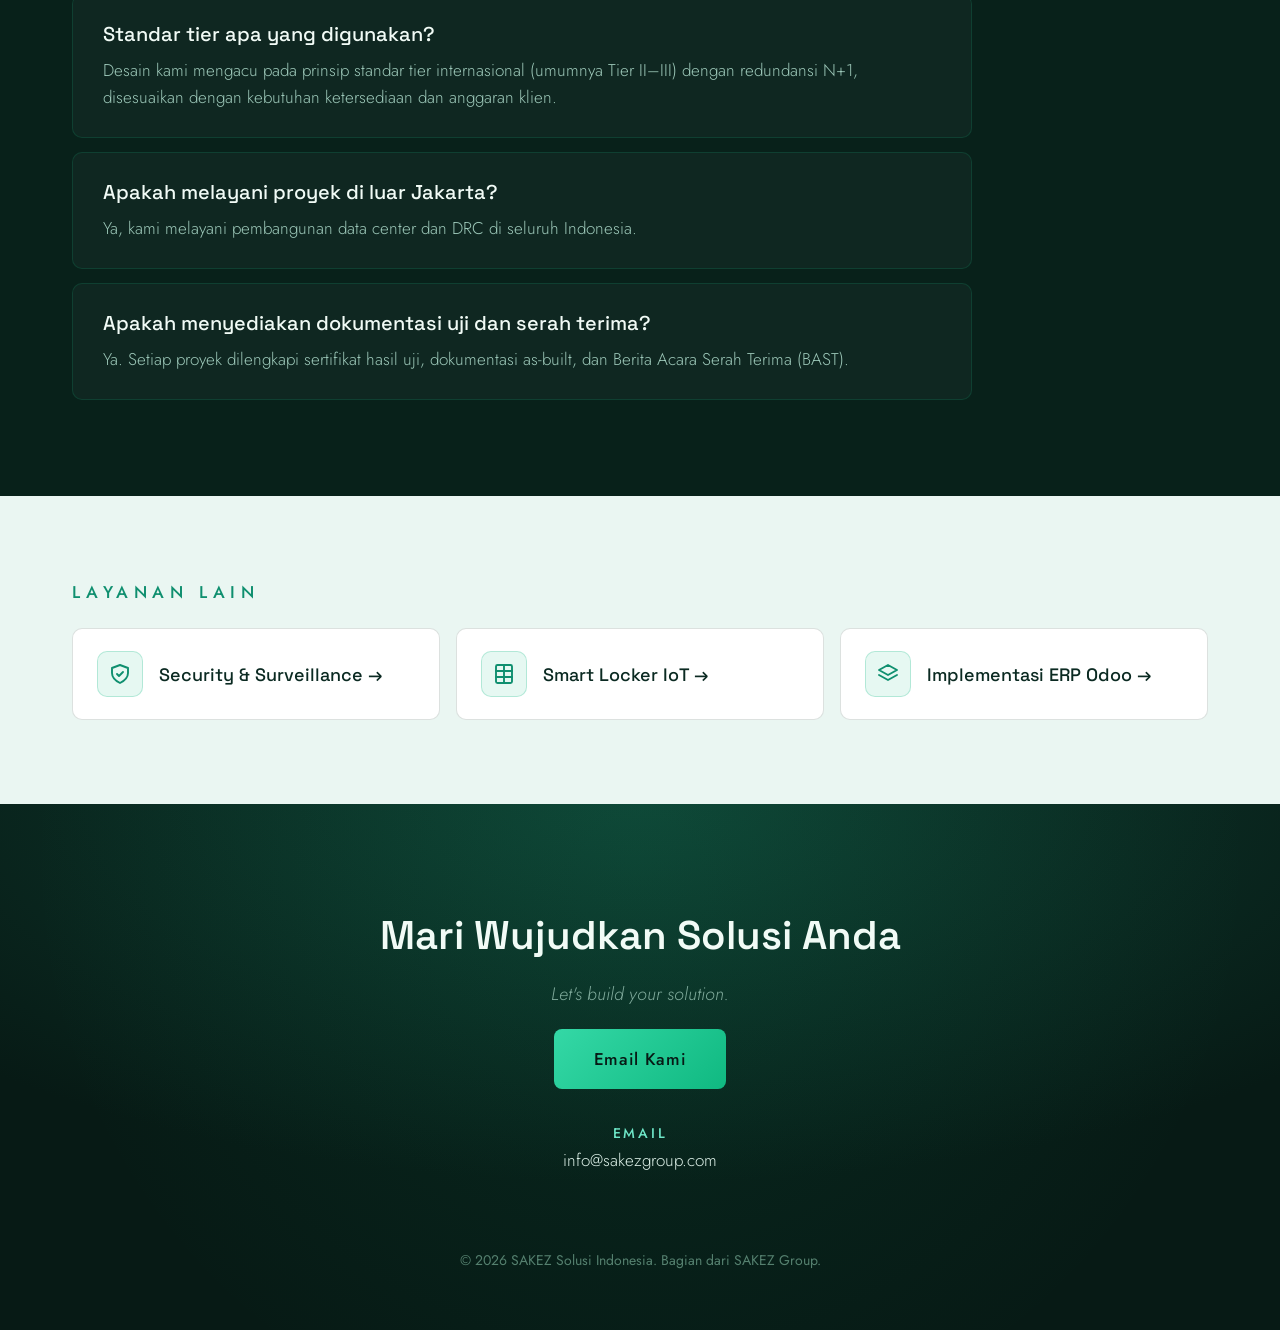
<file: layanan/pembangunan-data-center/index.html>
<!DOCTYPE html>
<html lang="id"><head>
<meta charset="utf-8"/>
<!-- Google Analytics 4 (GA4) -->
<script async src="https://www.googletagmanager.com/gtag/js?id=G-RF2HKJV1LW"></script>
<script>window.dataLayer=window.dataLayer||[];function gtag(){dataLayer.push(arguments);}gtag('js',new Date());gtag('config','G-RF2HKJV1LW');</script>
<meta content="width=device-width, initial-scale=1" name="viewport"/>
<title>Jasa Pembangunan Data Center & DRC di Indonesia | SAKEZ Solusi Indonesia</title>
<meta content="Jasa pembangunan data center, cage colocation, dan Disaster Recovery Center (DRC) berstandar mission-critical — dari studi kelayakan hingga commissioning. Melayani seluruh Indonesia." name="description"/>
<link href="https://fonts.googleapis.com" rel="preconnect"/>
<link crossorigin="" href="https://fonts.gstatic.com" rel="preconnect"/>
<link href="https://fonts.googleapis.com/css2?family=Space+Grotesk:wght@400;500;600;700&amp;family=Jost:wght@300;400;500;600&amp;display=swap" rel="stylesheet"/>
<style>
  html,body{margin:0;padding:0;background:#071A15;-webkit-font-smoothing:antialiased;text-rendering:optimizeLegibility;}
  *{box-sizing:border-box;}
  a{color:#34D8A6; text-decoration:none;}
  a:hover{color:#6EE7C8;}
  html{scroll-behavior:smooth;}
  .skip-link{position:absolute; left:-9999px;}
  .skip-link:focus{left:16px; top:16px; z-index:100; background:#34D8A6; color:#071A15; padding:10px 16px; border-radius:8px; font-family:'Jost',sans-serif;}
  .lang-switch{display:inline-flex; align-items:center; flex:none; border:1px solid rgba(110,231,200,0.3); border-radius:999px; overflow:hidden;}
  .lang-switch button{font-family:'Jost',sans-serif; font-weight:500; font-size:13px; letter-spacing:0.08em; padding:7px 14px; background:transparent; color:#9CC7B8; border:0; cursor:pointer; transition:background .18s,color .18s;}
  .lang-switch button.is-active{background:linear-gradient(135deg,#34D8A6,#10B981); color:#071A15;}
  .nav-toggle{display:none; background:none; border:0; color:#F1FBF6; font-size:26px; cursor:pointer;}
  .prose p{font-family:'Jost',sans-serif; font-weight:300; font-size:19px; line-height:1.72; margin:0 0 18px;}
  @media(max-width:860px){
    .site-nav{padding:16px 22px !important;}
    .nav-toggle{display:block;}
    .nav-menu{display:none !important; position:absolute; top:100%; left:0; right:0; flex-direction:column; align-items:flex-start !important; gap:16px !important; background:#08211A; padding:22px 24px; border-bottom:1px solid rgba(16,185,129,0.18);}
    .nav-menu.is-open{display:flex !important;}
  }
</style>
<link href="https://solusi.sakezgroup.com/layanan/pembangunan-data-center/" rel="canonical"/>
<meta content="index, follow, max-image-preview:large" name="robots"/>
<meta content="website" property="og:type"/><meta content="id_ID" property="og:locale"/>
<meta content="Pembangunan Data Center & Disaster Recovery Center (DRC) | SAKEZ Solusi Indonesia" property="og:title"/>
<meta content="Jasa pembangunan data center, cage colocation, dan Disaster Recovery Center (DRC) berstandar mission-critical — dari studi kelayakan hingga commissioning. Melayani seluruh Indonesia." property="og:description"/>
<meta content="https://solusi.sakezgroup.com/layanan/pembangunan-data-center/" property="og:url"/>
<meta content="https://solusi.sakezgroup.com/assets/web-hero-datacenter.jpeg" property="og:image"/>
<meta content="1200" property="og:image:width"/><meta content="630" property="og:image:height"/>
<meta content="https://solusi.sakezgroup.com/assets/web-hero-datacenter.jpeg" name="twitter:image"/>
<meta content="summary_large_image" name="twitter:card"/>
<meta content="#071A15" name="theme-color"/>
<link href="/site.webmanifest" rel="manifest"/>
<link href="/assets/css/main.css" rel="stylesheet"/>
<script type="application/ld+json">{"@context":"https://schema.org","@type":"BreadcrumbList","itemListElement":[{"@type":"ListItem","position":1,"name":"Beranda","item":"https://solusi.sakezgroup.com/"},{"@type":"ListItem","position":2,"name":"Layanan","item":"https://solusi.sakezgroup.com/layanan/"},{"@type":"ListItem","position":3,"name":"Pembangunan Data Center & DRC","item":"https://solusi.sakezgroup.com/layanan/pembangunan-data-center/"}]}</script><script type="application/ld+json">{"@context":"https://schema.org","@type":"Service","serviceType":"Pembangunan Data Center & DRC","name":"Pembangunan Data Center & Disaster Recovery Center (DRC)","provider":{"@type":"Organization","name":"SAKEZ Solusi Indonesia","url":"https://solusi.sakezgroup.com/"},"areaServed":{"@type":"Country","name":"Indonesia"},"url":"https://solusi.sakezgroup.com/layanan/pembangunan-data-center/","description":"Perancangan dan pembangunan data center, cage colocation, dan DRC berstandar mission-critical — dari studi kelayakan, pekerjaan sipil & MEP, hingga instalasi, commissioning, dan operasional."}</script><script type="application/ld+json">{"@context":"https://schema.org","@type":"FAQPage","mainEntity":[{"@type":"Question","name":"Apakah SAKEZ menangani pembangunan DRC terpisah dari data center utama?","acceptedAnswer":{"@type":"Answer","text":"Ya. Kami merancang dan membangun Disaster Recovery Center sebagai situs terpisah, lengkap dengan skema replikasi dan failover agar operasional tetap berjalan saat situs utama terganggu."}},{"@type":"Question","name":"Standar tier apa yang digunakan?","acceptedAnswer":{"@type":"Answer","text":"Desain kami mengacu pada prinsip standar tier internasional (umumnya Tier II–III) dengan redundansi N+1, disesuaikan dengan kebutuhan ketersediaan dan anggaran klien."}},{"@type":"Question","name":"Apakah melayani proyek di luar Jakarta?","acceptedAnswer":{"@type":"Answer","text":"Ya, kami melayani pembangunan data center dan DRC di seluruh Indonesia."}},{"@type":"Question","name":"Apakah menyediakan dokumentasi uji dan serah terima?","acceptedAnswer":{"@type":"Answer","text":"Ya. Setiap proyek dilengkapi sertifikat hasil uji, dokumentasi as-built, dan Berita Acara Serah Terima (BAST)."}}]}</script>
</head>
<body>
<a class="skip-link" href="#main-content" data-i18n="skip">Lewati ke konten utama</a>
<nav class="site-nav" style="position:sticky; top:0; z-index:50; display:flex; align-items:center; justify-content:space-between; padding:18px 56px; background:rgba(7,26,21,0.92); backdrop-filter:blur(8px); border-bottom:1px solid rgba(16,185,129,0.14);">
<a href="/" class="nav-brand" style="display:flex; align-items:center; gap:14px;">
<svg aria-label="SAKEZ Solusi Indonesia mark" fill="none" height="34" viewbox="0 0 120 120" width="34"><line stroke="#10B981" stroke-linecap="round" stroke-width="6" x1="36" x2="84" y1="40" y2="40"></line><line stroke="#10B981" stroke-linecap="round" stroke-width="6" x1="84" x2="36" y1="40" y2="80"></line><line stroke="#10B981" stroke-linecap="round" stroke-width="6" x1="36" x2="84" y1="80" y2="80"></line><circle cx="36" cy="40" fill="#34D8A6" r="9"></circle><circle cx="84" cy="40" fill="#10B981" r="9"></circle><circle cx="36" cy="80" fill="#10B981" r="9"></circle><circle cx="84" cy="80" fill="#34D8A6" r="9"></circle></svg>
<span style="font-family:'Space Grotesk',sans-serif; font-weight:600; font-size:19px; color:#F1FBF6; letter-spacing:0.02em;">SAKEZ <span style="color:#6EE7C8; font-weight:400;">Solusi Indonesia</span></span></a>
<button aria-controls="primary-navigation" aria-expanded="false" aria-label="Buka menu navigasi" class="nav-toggle" type="button">&#9776;</button>
<div class="nav-menu" id="primary-navigation" style="display:flex; align-items:center; gap:30px;">
<a href="/#tentang" style="font-family:'Jost',sans-serif; font-weight:400; font-size:15px; color:#9CC7B8;" data-i18n="navTentang">Tentang</a>
<a href="/layanan/" style="font-family:'Jost',sans-serif; font-weight:500; font-size:15px; color:#6EE7C8;" data-i18n="navLayanan">Layanan</a>
<a href="/#studi-kasus" style="font-family:'Jost',sans-serif; font-weight:400; font-size:15px; color:#9CC7B8;" data-i18n="navStudi">Studi Kasus</a>
<a href="/#klien" style="font-family:'Jost',sans-serif; font-weight:400; font-size:15px; color:#9CC7B8;" data-i18n="navKlien">Pengalaman</a>
<div class="lang-switch" role="group" aria-label="Pilihan bahasa"><button type="button" data-lang="id">ID</button><button type="button" data-lang="en">EN</button></div>
<a href="mailto:info@sakezgroup.com" style="font-family:'Jost',sans-serif; font-weight:500; font-size:15px; color:#071A15; background:linear-gradient(135deg,#34D8A6,#10B981); padding:11px 24px; border-radius:999px;" data-i18n="navHubungi">Hubungi Kami</a>
</div></nav>
<nav aria-label="Breadcrumb" style="background:#071A15; padding:16px clamp(20px,6vw,72px); border-bottom:1px solid rgba(16,185,129,0.10);"><ol style="list-style:none; margin:0; padding:0; display:flex; flex-wrap:wrap; gap:10px; align-items:center; font-family:'Jost',sans-serif; font-weight:400; font-size:14px;">
<li><a href="/" style="color:#7FAA9B;" data-i18n="bcHome">Beranda</a></li><li style="color:#3E6355;">/</li>
<li><a href="/layanan/" style="color:#7FAA9B;" data-i18n="bcLayanan">Layanan</a></li><li style="color:#3E6355;">/</li>
<li style="color:#DCEFE7;" data-i18n="bcCur">Pembangunan Data Center & DRC</li></ol></nav>
<main id="main-content">
<section style="background:#08211A; padding:clamp(52px,8vw,88px) clamp(20px,6vw,72px); position:relative; overflow:hidden;">
<div style="position:absolute; inset:0; background:radial-gradient(820px circle at 88% -8%, rgba(16,185,129,0.10) 0%, transparent 70%); pointer-events:none;"></div>
<div style="position:relative; max-width:900px; display:flex; flex-direction:column; gap:20px;">
<div style="display:flex; align-items:center; gap:14px;"><span style="width:52px; height:52px; border-radius:12px; background:rgba(16,185,129,0.10); border:1px solid rgba(16,185,129,0.26); display:flex; align-items:center; justify-content:center; flex:none;"><svg fill="none" height="24" stroke="#34D8A6" stroke-linecap="round" stroke-linejoin="round" stroke-width="1.9" viewbox="0 0 24 24" width="24"><rect height="6" rx="1.5" width="18" x="3" y="4"></rect><rect height="6" rx="1.5" width="18" x="3" y="14"></rect><circle cx="7" cy="7" fill="#34D8A6" r="1.1" stroke="none"></circle><circle cx="7" cy="17" fill="#34D8A6" r="1.1" stroke="none"></circle></svg></span>
<p style="font-family:'Jost',sans-serif; font-weight:500; font-size:16px; letter-spacing:0.32em; text-transform:uppercase; color:#6EE7C8; margin:0;" data-i18n="k0">Layanan · Infrastruktur</p></div>
<h1 style="font-family:'Space Grotesk',sans-serif; font-weight:600; font-size:clamp(32px,5.2vw,50px); line-height:1.1; letter-spacing:-0.01em; color:#F1FBF6; margin:0;" data-i18n="k1">Pembangunan Data Center & Disaster Recovery Center (DRC)</h1>
<p style="font-family:'Jost',sans-serif; font-weight:300; font-size:21px; line-height:1.6; color:#9CC7B8; margin:0; max-width:760px;" data-i18n="k2">Perancangan dan pembangunan data center, cage colocation, dan DRC berstandar mission-critical — dari studi kelayakan, pekerjaan sipil & MEP, hingga instalasi, commissioning, dan operasional.</p>
<div style="display:flex; gap:16px; flex-wrap:wrap; margin-top:8px;">
<a href="mailto:info@sakezgroup.com?subject=Halo%20SAKEZ%2C%20saya%20tertarik%20dengan%20layanan%20Pembangunan%20Data%20Center%20%26%20DRC" style="font-family:'Jost',sans-serif; font-weight:500; font-size:16px; color:#071A15; background:linear-gradient(135deg,#34D8A6,#10B981); padding:15px 32px; border-radius:8px;" data-i18n="ctaBtn">Email Kami</a>
<a href="/layanan/" style="font-family:'Jost',sans-serif; font-weight:500; font-size:16px; color:#F1FBF6; border:1px solid rgba(110,231,200,0.35); padding:15px 32px; border-radius:8px;" data-i18n="backAll">Semua Layanan</a>
</div></div></section>

<section style="background:#EAF6F2; padding:clamp(56px,9vw,96px) clamp(20px,6vw,72px);">
<div class="prose" style="max-width:840px; color:#2F5548;"><p data-i18n="k3">Data center adalah jantung operasional digital sebuah organisasi. SAKEZ Solusi Indonesia merancang dan membangun fasilitas data center dan Disaster Recovery Center yang andal, aman, dan efisien untuk perbankan, telekomunikasi, dan korporasi di seluruh Indonesia — dengan penekanan pada ketersediaan tinggi (high availability) dan keberlangsungan bisnis.</p><p data-i18n="k4">Kami menangani keseluruhan siklus proyek: studi kelayakan, desain arsitektur berbasis tier, pekerjaan sipil dan MEP (mekanikal, elektrikal, plumbing), hingga instalasi rak, pendingin presisi, catu daya redundan (UPS dan genset), sistem pemadam api, serta monitoring DCIM yang terintegrasi ke NOC.</p><p data-i18n="k5">Disaster Recovery Center memastikan operasional tetap berjalan saat terjadi gangguan pada situs utama. Kami merancang skema replikasi data dan failover sehingga layanan kritikal dapat dipulihkan dalam target waktu yang terukur (RTO/RPO) sesuai kebutuhan bisnis Anda.</p></div></section>

<section style="background:#08211A; padding:clamp(56px,9vw,96px) clamp(20px,6vw,72px); display:flex; flex-direction:column; gap:36px;">
<div style="display:flex; flex-direction:column; gap:12px;"><p style="font-family:'Jost',sans-serif; font-weight:500; font-size:17px; letter-spacing:0.32em; text-transform:uppercase; color:#6EE7C8; margin:0;" data-i18n="scopeH">Cakupan Pekerjaan</p></div>
<div style="display:grid; grid-template-columns:repeat(auto-fit,minmax(300px,1fr)); gap:18px;"><div style="display:flex; gap:16px; align-items:flex-start; padding:26px 26px; background:rgba(255,255,255,0.03); border:1px solid rgba(16,185,129,0.16); border-radius:10px;"><span style="width:9px; height:9px; border-radius:999px; background:#34D8A6; flex:none; margin-top:10px;"></span><div><p style="font-family:'Space Grotesk',sans-serif; font-weight:500; font-size:20px; color:#F1FBF6; margin:0 0 6px;" data-i18n="k6">Studi Kelayakan & Desain Tier</p><p style="font-family:'Jost',sans-serif; font-weight:300; font-size:16px; line-height:1.55; color:#9CC7B8; margin:0;" data-i18n="k7">Feasibility, gap analysis, dan desain arsitektur yang mengacu pada prinsip standar tier internasional.</p></div></div><div style="display:flex; gap:16px; align-items:flex-start; padding:26px 26px; background:rgba(255,255,255,0.03); border:1px solid rgba(16,185,129,0.16); border-radius:10px;"><span style="width:9px; height:9px; border-radius:999px; background:#34D8A6; flex:none; margin-top:10px;"></span><div><p style="font-family:'Space Grotesk',sans-serif; font-weight:500; font-size:20px; color:#F1FBF6; margin:0 0 6px;" data-i18n="k8">Pekerjaan Sipil & Cage Colocation</p><p style="font-family:'Jost',sans-serif; font-weight:300; font-size:16px; line-height:1.55; color:#9CC7B8; margin:0;" data-i18n="k9">Raised floor, cage colocation, hot/cold aisle containment, serta pekerjaan sipil dan finishing ruang server.</p></div></div><div style="display:flex; gap:16px; align-items:flex-start; padding:26px 26px; background:rgba(255,255,255,0.03); border:1px solid rgba(16,185,129,0.16); border-radius:10px;"><span style="width:9px; height:9px; border-radius:999px; background:#34D8A6; flex:none; margin-top:10px;"></span><div><p style="font-family:'Space Grotesk',sans-serif; font-weight:500; font-size:20px; color:#F1FBF6; margin:0 0 6px;" data-i18n="k10">Kelistrikan & Pendingin Presisi</p><p style="font-family:'Jost',sans-serif; font-weight:300; font-size:16px; line-height:1.55; color:#9CC7B8; margin:0;" data-i18n="k11">UPS redundan, genset, PDU, dan precision cooling (CRAC/CRAH) dengan skema redundansi N+1.</p></div></div><div style="display:flex; gap:16px; align-items:flex-start; padding:26px 26px; background:rgba(255,255,255,0.03); border:1px solid rgba(16,185,129,0.16); border-radius:10px;"><span style="width:9px; height:9px; border-radius:999px; background:#34D8A6; flex:none; margin-top:10px;"></span><div><p style="font-family:'Space Grotesk',sans-serif; font-weight:500; font-size:20px; color:#F1FBF6; margin:0 0 6px;" data-i18n="k12">Fire Suppression & Environmental</p><p style="font-family:'Jost',sans-serif; font-weight:300; font-size:16px; line-height:1.55; color:#9CC7B8; margin:0;" data-i18n="k13">Deteksi dini, gas suppression, sensor suhu/kelembapan, dan leak detection untuk proteksi menyeluruh.</p></div></div><div style="display:flex; gap:16px; align-items:flex-start; padding:26px 26px; background:rgba(255,255,255,0.03); border:1px solid rgba(16,185,129,0.16); border-radius:10px;"><span style="width:9px; height:9px; border-radius:999px; background:#34D8A6; flex:none; margin-top:10px;"></span><div><p style="font-family:'Space Grotesk',sans-serif; font-weight:500; font-size:20px; color:#F1FBF6; margin:0 0 6px;" data-i18n="k14">DCIM & Monitoring</p><p style="font-family:'Jost',sans-serif; font-weight:300; font-size:16px; line-height:1.55; color:#9CC7B8; margin:0;" data-i18n="k15">Monitoring daya, suhu, dan kapasitas secara real-time, terintegrasi ke Network Operations Center.</p></div></div></div></section>

<section style="background:#EAF6F2; padding:clamp(56px,9vw,96px) clamp(20px,6vw,72px); display:flex; flex-direction:column; gap:32px; position:relative; overflow:hidden;">
<div style="position:absolute; bottom:-160px; left:-140px; width:440px; height:440px; border-radius:999px; background:radial-gradient(circle, rgba(15,118,110,0.12), transparent 70%);"></div>
<p style="font-family:'Jost',sans-serif; font-weight:500; font-size:17px; letter-spacing:0.32em; text-transform:uppercase; color:#0F8F6F; margin:0; position:relative;" data-i18n="procH">Cara Kami Bekerja</p>
<div style="position:relative; display:flex; flex-direction:column; max-width:820px;">
<div style="position:absolute; top:24px; bottom:24px; left:27px; width:2px; background:linear-gradient(180deg, rgba(52,216,166,0.5), rgba(15,118,110,0.5));"></div>
<div style="filter:none; color:#0B2A22;"><div style="position:relative; display:flex; gap:24px; align-items:flex-start; padding:14px 0;"><div style="width:56px; height:56px; border-radius:999px; background:#fff; border:2px solid rgba(16,185,129,0.55); display:flex; align-items:center; justify-content:center; flex:none;"><span style="font-family:'Space Grotesk',sans-serif; font-weight:600; font-size:19px; color:#34D8A6;">01</span></div><div style="padding-top:6px;"><p style="font-family:'Space Grotesk',sans-serif; font-weight:500; font-size:22px; color:#0B2A22; margin:0;" data-i18n="k16">Studi Kelayakan</p><p style="font-family:'Jost',sans-serif; font-weight:300; font-size:17px; line-height:1.45; color:#43695A; margin:5px 0 0;" data-i18n="k17">Analisis kebutuhan, lokasi, kapasitas, dan target tier bersama tim Anda.</p></div></div><div style="position:relative; display:flex; gap:24px; align-items:flex-start; padding:14px 0;"><div style="width:56px; height:56px; border-radius:999px; background:#fff; border:2px solid rgba(16,185,129,0.55); display:flex; align-items:center; justify-content:center; flex:none;"><span style="font-family:'Space Grotesk',sans-serif; font-weight:600; font-size:19px; color:#34D8A6;">02</span></div><div style="padding-top:6px;"><p style="font-family:'Space Grotesk',sans-serif; font-weight:500; font-size:22px; color:#0B2A22; margin:0;" data-i18n="k18">Desain & Perencanaan</p><p style="font-family:'Jost',sans-serif; font-weight:300; font-size:17px; line-height:1.45; color:#43695A; margin:5px 0 0;" data-i18n="k19">Desain arsitektur, bill of material, estimasi biaya dan jadwal.</p></div></div><div style="position:relative; display:flex; gap:24px; align-items:flex-start; padding:14px 0;"><div style="width:56px; height:56px; border-radius:999px; background:#fff; border:2px solid rgba(16,185,129,0.55); display:flex; align-items:center; justify-content:center; flex:none;"><span style="font-family:'Space Grotesk',sans-serif; font-weight:600; font-size:19px; color:#34D8A6;">03</span></div><div style="padding-top:6px;"><p style="font-family:'Space Grotesk',sans-serif; font-weight:500; font-size:22px; color:#0B2A22; margin:0;" data-i18n="k20">Konstruksi & Instalasi</p><p style="font-family:'Jost',sans-serif; font-weight:300; font-size:17px; line-height:1.45; color:#43695A; margin:5px 0 0;" data-i18n="k21">Pekerjaan sipil, MEP, instalasi infrastruktur IT, dan sistem pendukung.</p></div></div><div style="position:relative; display:flex; gap:24px; align-items:flex-start; padding:14px 0;"><div style="width:56px; height:56px; border-radius:999px; background:#fff; border:2px solid rgba(16,185,129,0.55); display:flex; align-items:center; justify-content:center; flex:none;"><span style="font-family:'Space Grotesk',sans-serif; font-weight:600; font-size:19px; color:#34D8A6;">04</span></div><div style="padding-top:6px;"><p style="font-family:'Space Grotesk',sans-serif; font-weight:500; font-size:22px; color:#0B2A22; margin:0;" data-i18n="k22">Testing, Commissioning & Serah Terima</p><p style="font-family:'Jost',sans-serif; font-weight:300; font-size:17px; line-height:1.45; color:#43695A; margin:5px 0 0;" data-i18n="k23">Uji fungsi menyeluruh, commissioning, dokumentasi as-built, dan BAST.</p></div></div></div></div></section>

<section style="background:#EAF6F2; padding:0 clamp(20px,6vw,72px) clamp(56px,9vw,96px); display:flex; flex-direction:column; gap:26px;">
<p style="font-family:'Jost',sans-serif; font-weight:500; font-size:17px; letter-spacing:0.32em; text-transform:uppercase; color:#0F8F6F; margin:0;" data-i18n="whyH">Mengapa SAKEZ</p>
<div style="display:grid; grid-template-columns:repeat(auto-fit,minmax(260px,1fr)); gap:18px;"><div style="display:flex; flex-direction:column; gap:10px; padding:30px 32px; background:#fff; border:1px solid rgba(11,42,34,0.14); border-radius:10px;"><span style="font-family:'Space Grotesk',sans-serif; font-weight:600; font-size:26px; background:linear-gradient(135deg,#10B981,#0F766E); -webkit-background-clip:text; background-clip:text; color:transparent;">01</span><p style="font-family:'Space Grotesk',sans-serif; font-weight:500; font-size:21px; color:#0B2A22; margin:0;" data-i18n="k24">Rekam Jejak Mission-Critical</p><p style="font-family:'Jost',sans-serif; font-weight:300; font-size:16px; line-height:1.55; color:#43695A; margin:0;" data-i18n="k25">Berpengalaman menangani konstruksi cage colocation berspesifikasi mission-critical untuk Biznet.</p></div><div style="display:flex; flex-direction:column; gap:10px; padding:30px 32px; background:#fff; border:1px solid rgba(11,42,34,0.14); border-radius:10px;"><span style="font-family:'Space Grotesk',sans-serif; font-weight:600; font-size:26px; background:linear-gradient(135deg,#10B981,#0F766E); -webkit-background-clip:text; background-clip:text; color:transparent;">02</span><p style="font-family:'Space Grotesk',sans-serif; font-weight:500; font-size:21px; color:#0B2A22; margin:0;" data-i18n="k26">Solusi End-to-End</p><p style="font-family:'Jost',sans-serif; font-weight:300; font-size:16px; line-height:1.55; color:#43695A; margin:0;" data-i18n="k27">Dari pekerjaan sipil hingga infrastruktur IT dan monitoring dalam satu mitra.</p></div><div style="display:flex; flex-direction:column; gap:10px; padding:30px 32px; background:#fff; border:1px solid rgba(11,42,34,0.14); border-radius:10px;"><span style="font-family:'Space Grotesk',sans-serif; font-weight:600; font-size:26px; background:linear-gradient(135deg,#10B981,#0F766E); -webkit-background-clip:text; background-clip:text; color:transparent;">03</span><p style="font-family:'Space Grotesk',sans-serif; font-weight:500; font-size:21px; color:#0B2A22; margin:0;" data-i18n="k28">Dokumentasi Lengkap</p><p style="font-family:'Jost',sans-serif; font-weight:300; font-size:16px; line-height:1.55; color:#43695A; margin:0;" data-i18n="k29">Sertifikat hasil uji, BAST, dan dokumentasi as-built tersedia untuk setiap proyek.</p></div></div></section>

<section style="background:#08211A; padding:clamp(56px,9vw,96px) clamp(20px,6vw,72px); display:flex; flex-direction:column; gap:26px;">
<p style="font-family:'Jost',sans-serif; font-weight:500; font-size:17px; letter-spacing:0.32em; text-transform:uppercase; color:#6EE7C8; margin:0;" data-i18n="faqH">Pertanyaan Umum</p>
<div style="display:flex; flex-direction:column; gap:14px; max-width:900px;"><div style="padding:26px 30px; background:rgba(255,255,255,0.03); border:1px solid rgba(16,185,129,0.16); border-radius:10px;"><p style="font-family:'Space Grotesk',sans-serif; font-weight:500; font-size:20px; color:#F1FBF6; margin:0 0 10px;" data-i18n="k30">Apakah SAKEZ menangani pembangunan DRC terpisah dari data center utama?</p><p style="font-family:'Jost',sans-serif; font-weight:300; font-size:17px; line-height:1.6; color:#9CC7B8; margin:0;" data-i18n="k31">Ya. Kami merancang dan membangun Disaster Recovery Center sebagai situs terpisah, lengkap dengan skema replikasi dan failover agar operasional tetap berjalan saat situs utama terganggu.</p></div><div style="padding:26px 30px; background:rgba(255,255,255,0.03); border:1px solid rgba(16,185,129,0.16); border-radius:10px;"><p style="font-family:'Space Grotesk',sans-serif; font-weight:500; font-size:20px; color:#F1FBF6; margin:0 0 10px;" data-i18n="k32">Standar tier apa yang digunakan?</p><p style="font-family:'Jost',sans-serif; font-weight:300; font-size:17px; line-height:1.6; color:#9CC7B8; margin:0;" data-i18n="k33">Desain kami mengacu pada prinsip standar tier internasional (umumnya Tier II–III) dengan redundansi N+1, disesuaikan dengan kebutuhan ketersediaan dan anggaran klien.</p></div><div style="padding:26px 30px; background:rgba(255,255,255,0.03); border:1px solid rgba(16,185,129,0.16); border-radius:10px;"><p style="font-family:'Space Grotesk',sans-serif; font-weight:500; font-size:20px; color:#F1FBF6; margin:0 0 10px;" data-i18n="k34">Apakah melayani proyek di luar Jakarta?</p><p style="font-family:'Jost',sans-serif; font-weight:300; font-size:17px; line-height:1.6; color:#9CC7B8; margin:0;" data-i18n="k35">Ya, kami melayani pembangunan data center dan DRC di seluruh Indonesia.</p></div><div style="padding:26px 30px; background:rgba(255,255,255,0.03); border:1px solid rgba(16,185,129,0.16); border-radius:10px;"><p style="font-family:'Space Grotesk',sans-serif; font-weight:500; font-size:20px; color:#F1FBF6; margin:0 0 10px;" data-i18n="k36">Apakah menyediakan dokumentasi uji dan serah terima?</p><p style="font-family:'Jost',sans-serif; font-weight:300; font-size:17px; line-height:1.6; color:#9CC7B8; margin:0;" data-i18n="k37">Ya. Setiap proyek dilengkapi sertifikat hasil uji, dokumentasi as-built, dan Berita Acara Serah Terima (BAST).</p></div></div></section>

<section style="background:#EAF6F2; padding:clamp(52px,8vw,84px) clamp(20px,6vw,72px); display:flex; flex-direction:column; gap:24px;">
<p style="font-family:'Jost',sans-serif; font-weight:500; font-size:17px; letter-spacing:0.32em; text-transform:uppercase; color:#0F8F6F; margin:0;" data-i18n="relTitle">Layanan Lain</p>
<div style="display:grid; grid-template-columns:repeat(auto-fit,minmax(280px,1fr)); gap:16px;"><a href="/layanan/security-surveillance/" style="display:flex; align-items:center; gap:16px; padding:22px 24px; background:#fff; border:1px solid rgba(11,42,34,0.14); border-radius:10px;"><span style="width:46px; height:46px; border-radius:10px; background:rgba(16,185,129,0.10); border:1px solid rgba(16,185,129,0.24); display:flex; align-items:center; justify-content:center; flex:none;"><svg fill="none" height="24" stroke="#0F8F6F" stroke-linecap="round" stroke-linejoin="round" stroke-width="1.9" viewbox="0 0 24 24" width="24"><path d="M12 3 L20 6 V11 C20 16 16 19 12 21 C8 19 4 16 4 11 V6 Z"></path><path d="M9 12 l2 2 l4 -4"></path></svg></span><span style="font-family:'Space Grotesk',sans-serif; font-weight:500; font-size:18px; color:#0B2A22;">Security & Surveillance &rarr;</span></a><a href="/layanan/smart-locker/" style="display:flex; align-items:center; gap:16px; padding:22px 24px; background:#fff; border:1px solid rgba(11,42,34,0.14); border-radius:10px;"><span style="width:46px; height:46px; border-radius:10px; background:rgba(16,185,129,0.10); border:1px solid rgba(16,185,129,0.24); display:flex; align-items:center; justify-content:center; flex:none;"><svg fill="none" height="24" stroke="#0F8F6F" stroke-linecap="round" stroke-linejoin="round" stroke-width="1.9" viewbox="0 0 24 24" width="24"><rect height="18" rx="1.5" width="16" x="4" y="3"></rect><line x1="4" x2="20" y1="9" y2="9"></line><line x1="4" x2="20" y1="15" y2="15"></line><line x1="12" x2="12" y1="3" y2="21"></line></svg></span><span style="font-family:'Space Grotesk',sans-serif; font-weight:500; font-size:18px; color:#0B2A22;">Smart Locker IoT &rarr;</span></a><a href="/layanan/implementasi-erp-odoo/" style="display:flex; align-items:center; gap:16px; padding:22px 24px; background:#fff; border:1px solid rgba(11,42,34,0.14); border-radius:10px;"><span style="width:46px; height:46px; border-radius:10px; background:rgba(16,185,129,0.10); border:1px solid rgba(16,185,129,0.24); display:flex; align-items:center; justify-content:center; flex:none;"><svg fill="none" height="24" stroke="#0F8F6F" stroke-linecap="round" stroke-linejoin="round" stroke-width="1.9" viewbox="0 0 24 24" width="24"><polygon points="12 3 21 8 12 13 3 8"></polygon><polyline points="3 13 12 18 21 13"></polyline></svg></span><span style="font-family:'Space Grotesk',sans-serif; font-weight:500; font-size:18px; color:#0B2A22;">Implementasi ERP Odoo &rarr;</span></a></div></section>

<section id="kontak" style="background:#071A15; display:flex; flex-direction:column; align-items:center; text-align:center; padding:110px 40px 60px; gap:26px; position:relative; overflow:hidden;">
<div style="position:absolute; inset:0; background:radial-gradient(120% 120% at 50% 0%, #0E3D30 0%, #071A15 60%);"></div>
<div style="position:absolute; inset:0; background:radial-gradient(900px circle at 50% 10%, rgba(16,185,129,0.10) 0%, transparent 68%); pointer-events:none;"></div>
<div style="position:relative; display:flex; flex-direction:column; align-items:center; gap:22px; max-width:760px;">
<h2 style="font-family:'Space Grotesk',sans-serif; font-weight:600; font-size:40px; line-height:1.12; color:#F1FBF6; margin:0;" data-i18n="ctaTitle">Mari Wujudkan Solusi Anda</h2>
<p style="font-family:'Jost',sans-serif; font-weight:300; font-style:italic; font-size:18px; color:#7FAA9B; margin:0;" data-i18n="ctaSub">Let's build your solution.</p>
<a href="mailto:info@sakezgroup.com?subject=Halo%20SAKEZ%2C%20saya%20tertarik%20dengan%20layanan%20Pembangunan%20Data%20Center%20%26%20DRC" style="font-family:'Jost',sans-serif; font-weight:500; font-size:17px; letter-spacing:0.04em; color:#071A15; background:linear-gradient(135deg,#34D8A6,#10B981); padding:18px 40px; border-radius:8px;" data-i18n="ctaBtn">Email Kami</a>
<div style="display:flex; gap:44px; flex-wrap:wrap; justify-content:center; margin-top:12px;">
<div style="display:flex; flex-direction:column; gap:5px;"><span style="font-family:'Jost',sans-serif; font-weight:500; font-size:14px; letter-spacing:0.2em; text-transform:uppercase; color:#6EE7C8;">Email</span><span style="font-family:'Jost',sans-serif; font-weight:300; font-size:17px; color:#DCEFE7;">info<span>@</span>sakezgroup.com</span></div>
</div></div>
<p style="position:relative; margin:52px 0 0; font-family:'Jost',sans-serif; font-weight:400; font-size:14px; color:#55806F;" data-i18n="copyright">© 2026 SAKEZ Solusi Indonesia. Bagian dari SAKEZ Group.</p>
</section>
</main>
<script>window.PAGE_EN={"k0":"Service · Infrastructure","k1":"Data Center & Disaster Recovery Center (DRC) Construction","k2":"Design and construction of mission-critical data centers, cage colocation, and DRC — from feasibility study and civil/MEP works to installation, commissioning, and operations.","bcCur":"Data Center & DRC","k3":"A data center is the operational heart of any digital organization. SAKEZ Solusi Indonesia designs and builds reliable, secure, and efficient data center and Disaster Recovery Center facilities for banking, telecom, and enterprise clients across Indonesia — with a focus on high availability and business continuity.","k4":"We handle the entire project lifecycle: feasibility study, tier-based architecture design, civil and MEP works, through to rack installation, precision cooling, redundant power (UPS and generators), fire suppression, and DCIM monitoring integrated into the NOC.","k5":"A Disaster Recovery Center keeps operations running when the primary site is disrupted. We design data replication and failover schemes so critical services can be recovered within measurable time targets (RTO/RPO) aligned to your business needs.","k6":"Feasibility Study & Tier Design","k7":"Feasibility, gap analysis, and architecture design following international tier standard principles.","k8":"Civil Works & Cage Colocation","k9":"Raised floor, cage colocation, hot/cold aisle containment, plus civil works and server-room finishing.","k10":"Power & Precision Cooling","k11":"Redundant UPS, generators, PDU, and precision cooling (CRAC/CRAH) with N+1 redundancy.","k12":"Fire Suppression & Environmental","k13":"Early detection, gas suppression, temperature/humidity sensors, and leak detection for full protection.","k14":"DCIM & Monitoring","k15":"Real-time power, temperature, and capacity monitoring, integrated into the Network Operations Center.","k16":"Feasibility Study","k17":"Analysis of needs, site, capacity, and target tier together with your team.","k18":"Design & Planning","k19":"Architecture design, bill of material, cost and schedule estimation.","k20":"Construction & Installation","k21":"Civil, MEP, IT infrastructure installation, and supporting systems.","k22":"Testing, Commissioning & Handover","k23":"Full functional testing, commissioning, as-built documentation, and handover.","k24":"Mission-Critical Track Record","k25":"Experienced in mission-critical cage colocation construction for Biznet.","k26":"End-to-End Solution","k27":"From civil works to IT infrastructure and monitoring in a single partner.","k28":"Complete Documentation","k29":"Test certificates, handover, and as-built documentation for every project.","k30":"Does SAKEZ build a DRC separate from the main data center?","k31":"Yes. We design and build a Disaster Recovery Center as a separate site, complete with replication and failover schemes so operations continue when the primary site is disrupted.","k32":"What tier standard do you follow?","k33":"Our designs follow international tier standard principles (typically Tier II–III) with N+1 redundancy, tailored to client availability needs and budget.","k34":"Do you serve projects outside Jakarta?","k35":"Yes, we deliver data center and DRC construction across all of Indonesia.","k36":"Do you provide test and handover documentation?","k37":"Yes. Every project includes test certificates, as-built documentation, and a formal handover (BAST)."};</script>
<script defer src="/assets/js/layanan.js?v=20260816e"></script>
</body></html>
</file>
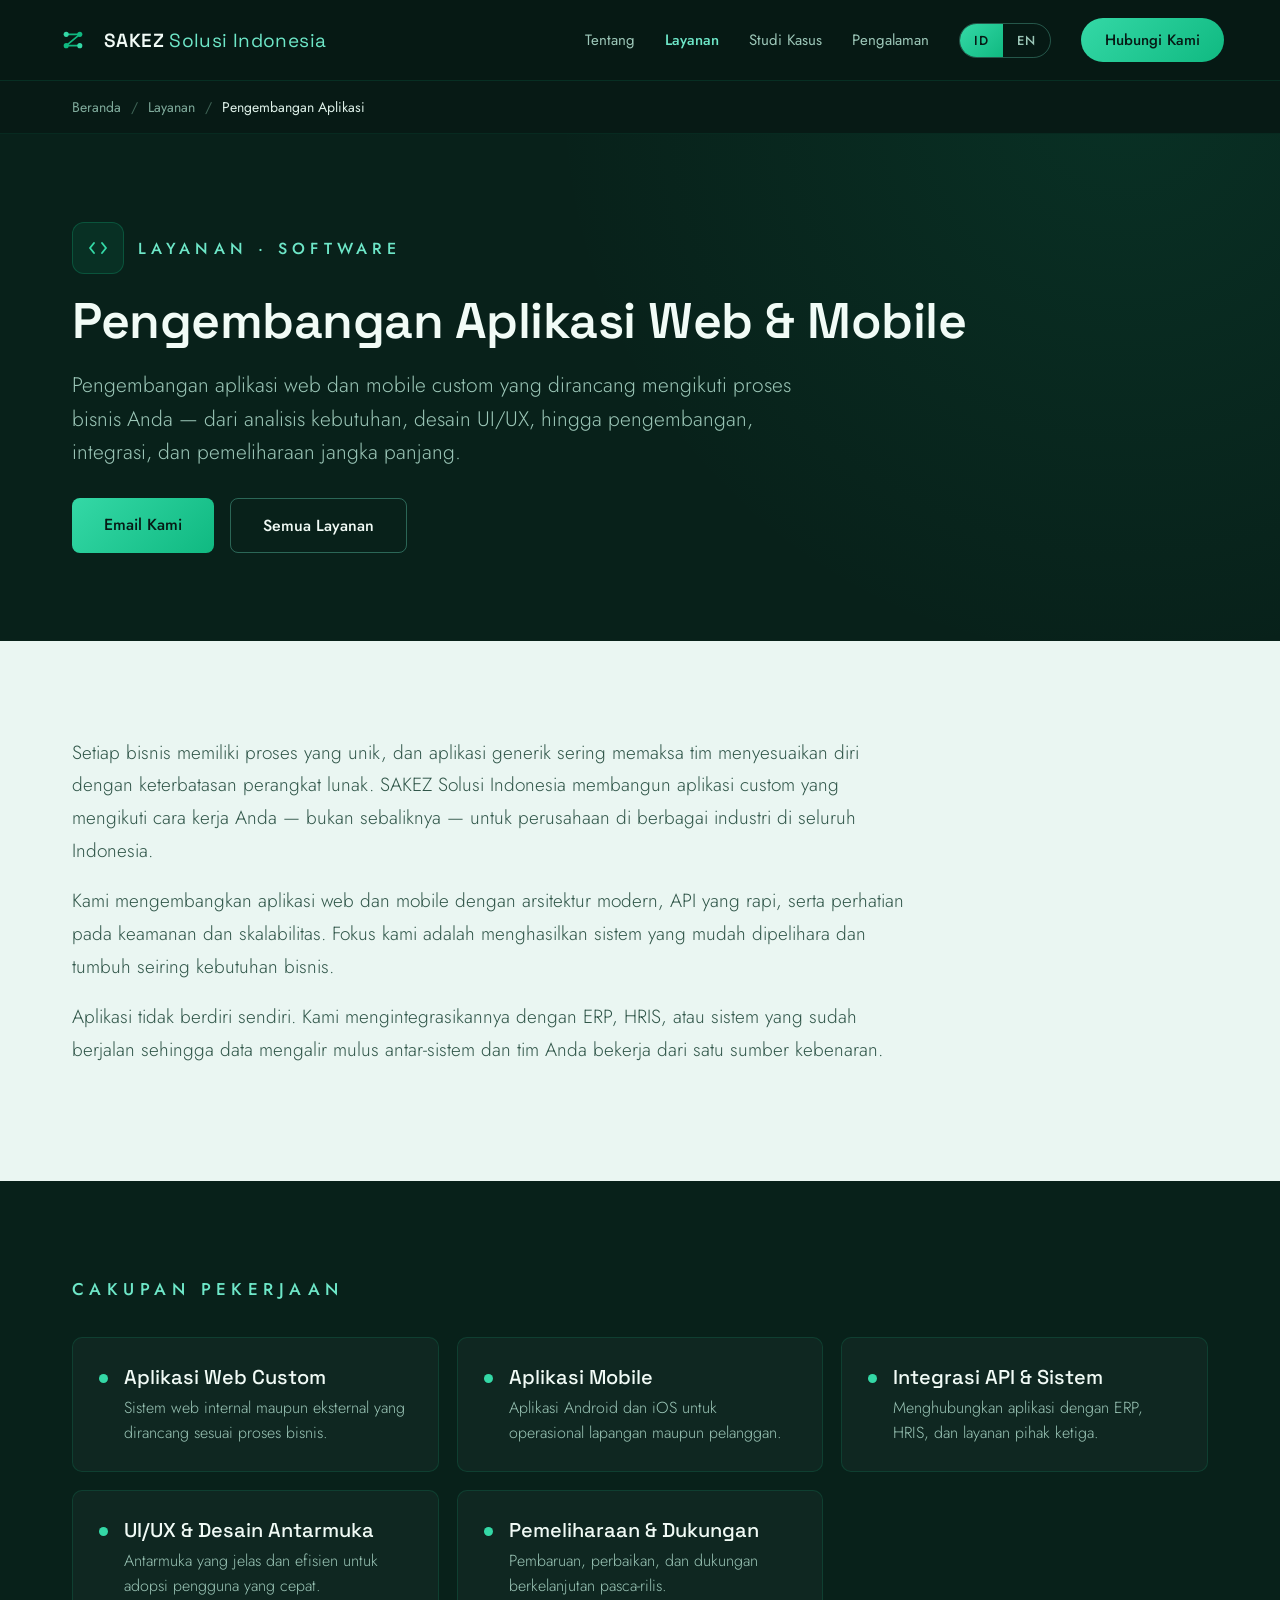
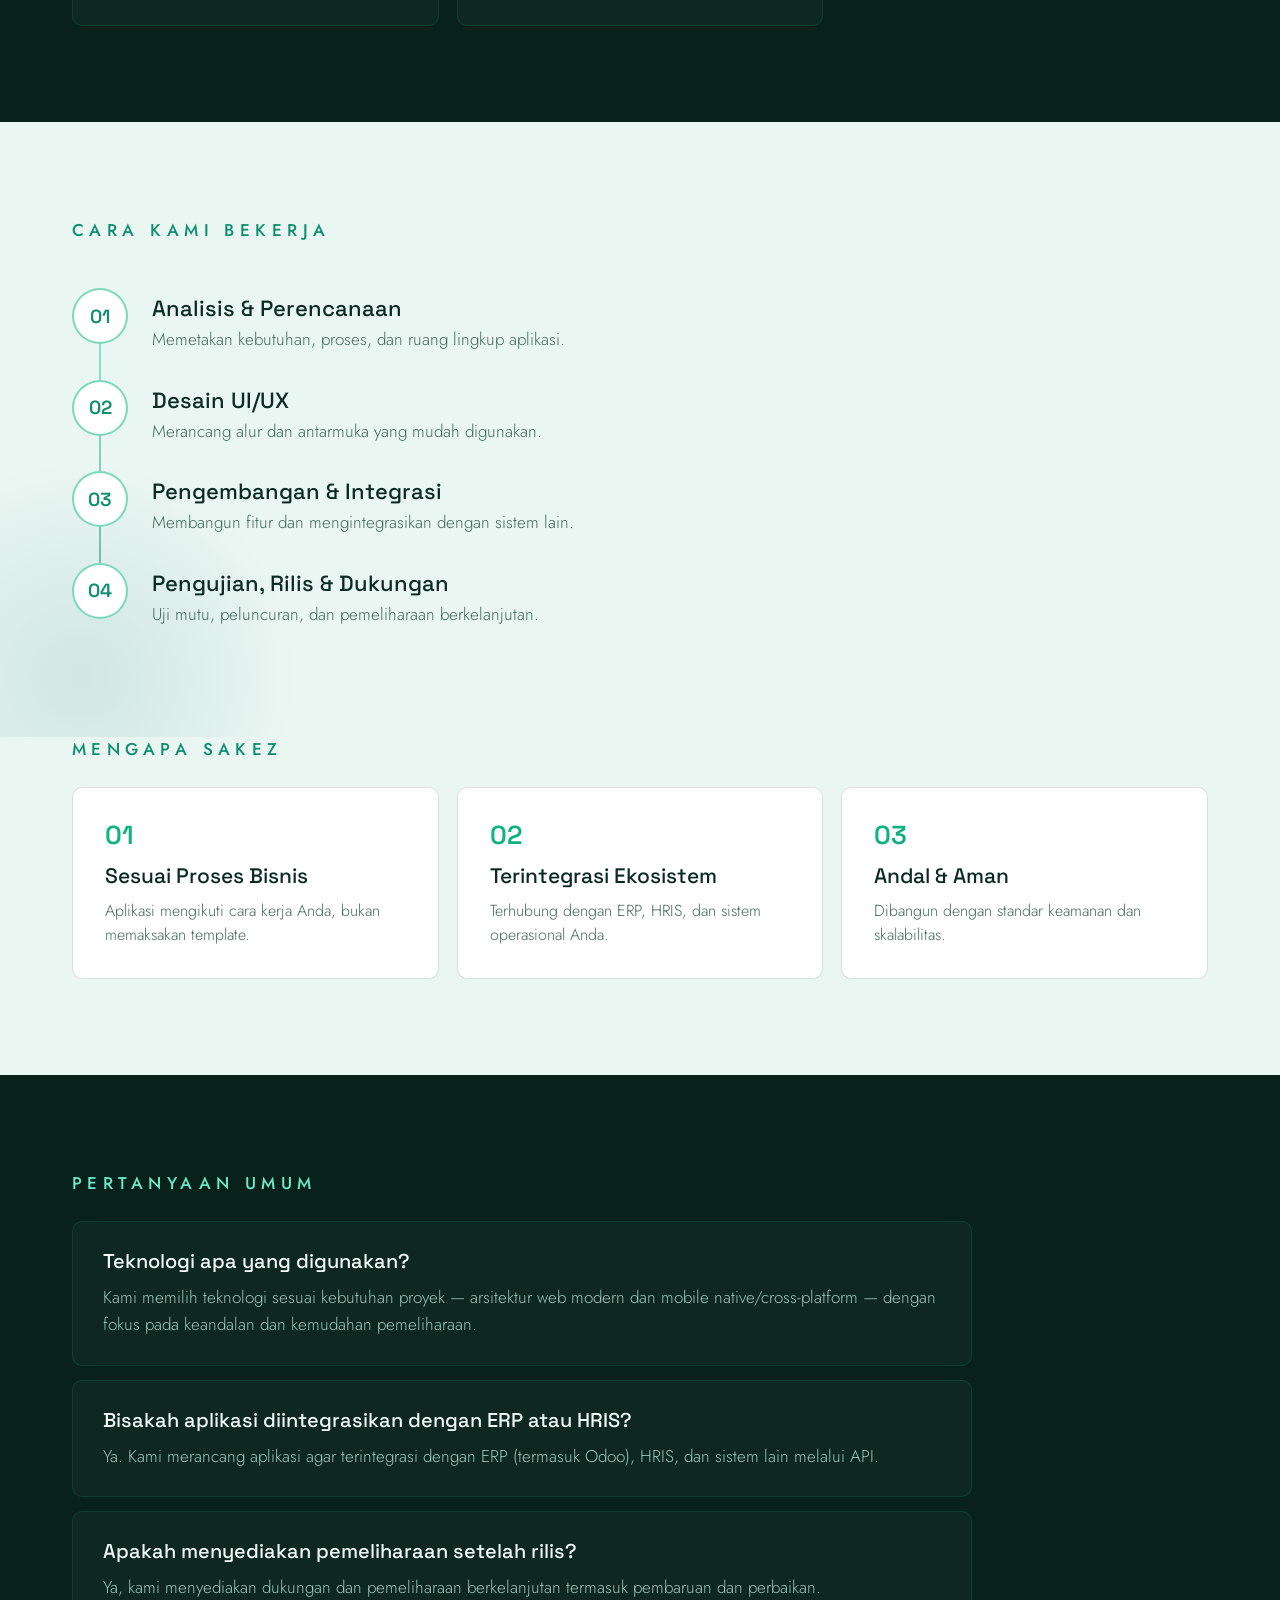
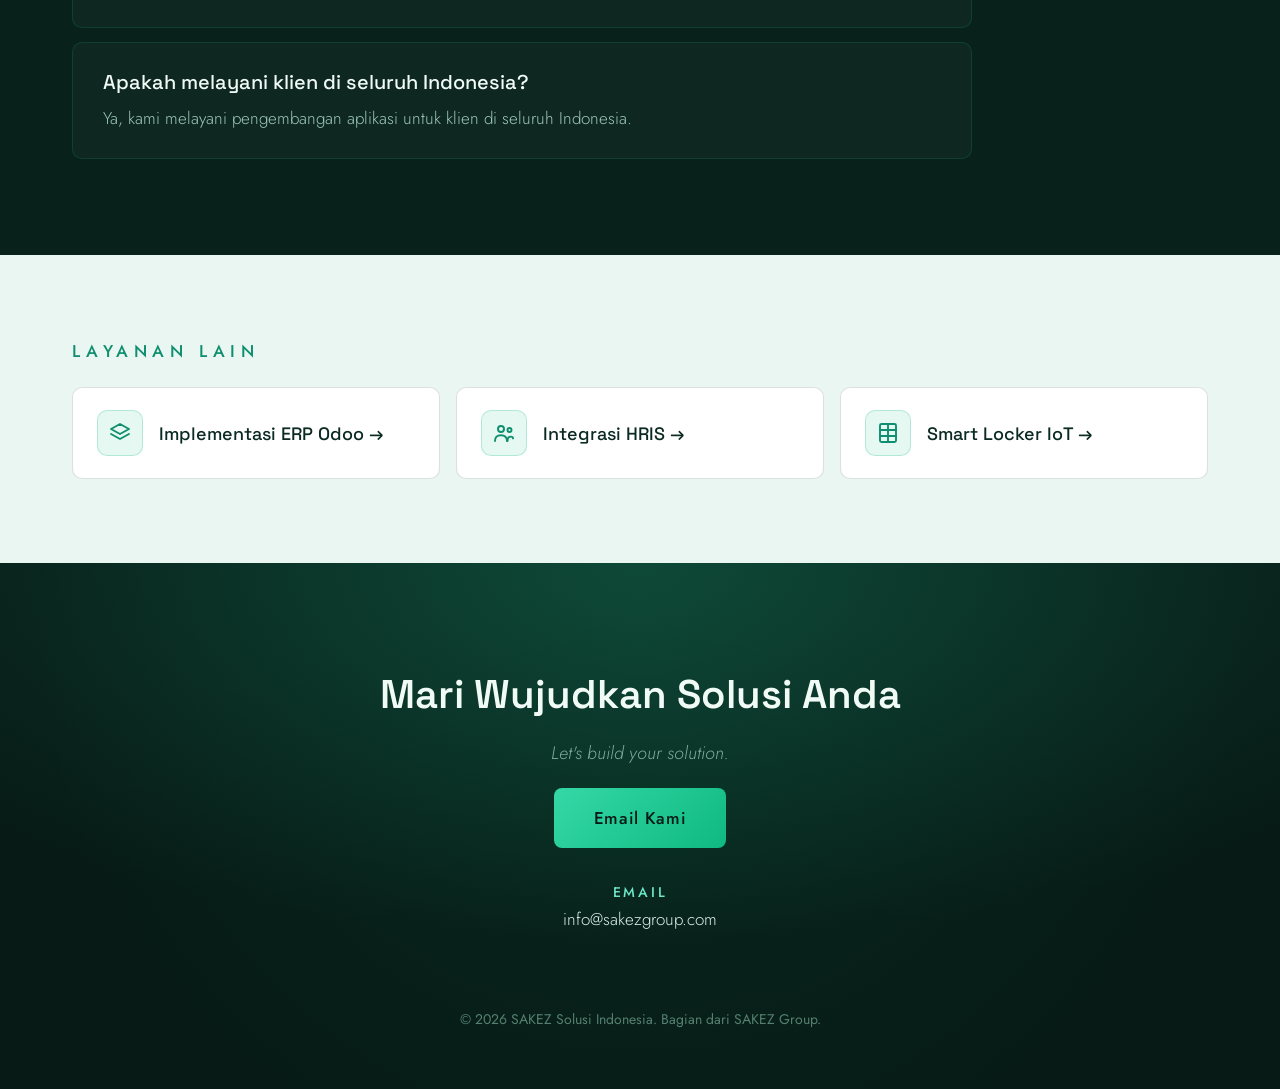
<file: layanan/pengembangan-aplikasi/index.html>
<!DOCTYPE html>
<html lang="id"><head>
<meta charset="utf-8"/>
<!-- Google Analytics 4 (GA4) -->
<script async src="https://www.googletagmanager.com/gtag/js?id=G-RF2HKJV1LW"></script>
<script>window.dataLayer=window.dataLayer||[];function gtag(){dataLayer.push(arguments);}gtag('js',new Date());gtag('config','G-RF2HKJV1LW');</script>
<meta content="width=device-width, initial-scale=1" name="viewport"/>
<title>Jasa Pengembangan Aplikasi Web & Mobile Custom | SAKEZ Solusi Indonesia</title>
<meta content="Jasa pengembangan aplikasi web dan mobile custom sesuai proses bisnis Anda — analisis, desain UI/UX, pengembangan, integrasi API, hingga pemeliharaan. Melayani seluruh Indonesia." name="description"/>
<link href="https://fonts.googleapis.com" rel="preconnect"/>
<link crossorigin="" href="https://fonts.gstatic.com" rel="preconnect"/>
<link href="https://fonts.googleapis.com/css2?family=Space+Grotesk:wght@400;500;600;700&amp;family=Jost:wght@300;400;500;600&amp;display=swap" rel="stylesheet"/>
<style>
  html,body{margin:0;padding:0;background:#071A15;-webkit-font-smoothing:antialiased;text-rendering:optimizeLegibility;}
  *{box-sizing:border-box;}
  a{color:#34D8A6; text-decoration:none;}
  a:hover{color:#6EE7C8;}
  html{scroll-behavior:smooth;}
  .skip-link{position:absolute; left:-9999px;}
  .skip-link:focus{left:16px; top:16px; z-index:100; background:#34D8A6; color:#071A15; padding:10px 16px; border-radius:8px; font-family:'Jost',sans-serif;}
  .lang-switch{display:inline-flex; align-items:center; flex:none; border:1px solid rgba(110,231,200,0.3); border-radius:999px; overflow:hidden;}
  .lang-switch button{font-family:'Jost',sans-serif; font-weight:500; font-size:13px; letter-spacing:0.08em; padding:7px 14px; background:transparent; color:#9CC7B8; border:0; cursor:pointer; transition:background .18s,color .18s;}
  .lang-switch button.is-active{background:linear-gradient(135deg,#34D8A6,#10B981); color:#071A15;}
  .nav-toggle{display:none; background:none; border:0; color:#F1FBF6; font-size:26px; cursor:pointer;}
  .prose p{font-family:'Jost',sans-serif; font-weight:300; font-size:19px; line-height:1.72; margin:0 0 18px;}
  .svc-card{transition:transform .18s, border-color .18s, background .18s;}
  .svc-card:hover{transform:translateY(-3px); border-color:rgba(52,216,166,0.5); background:rgba(255,255,255,0.05);}
  @media(max-width:860px){
    .site-nav{padding:16px 22px !important;}
    .nav-toggle{display:block;}
    .nav-menu{display:none !important; position:absolute; top:100%; left:0; right:0; flex-direction:column; align-items:flex-start !important; gap:16px !important; background:#08211A; padding:22px 24px; border-bottom:1px solid rgba(16,185,129,0.18);}
    .nav-menu.is-open{display:flex !important;}
  }
</style>
<link href="https://solusi.sakezgroup.com/layanan/pengembangan-aplikasi/" rel="canonical"/>
<meta content="index, follow, max-image-preview:large" name="robots"/>
<meta content="website" property="og:type"/><meta content="id_ID" property="og:locale"/>
<meta content="Pengembangan Aplikasi Web & Mobile | SAKEZ Solusi Indonesia" property="og:title"/>
<meta content="Jasa pengembangan aplikasi web dan mobile custom sesuai proses bisnis Anda — analisis, desain UI/UX, pengembangan, integrasi API, hingga pemeliharaan. Melayani seluruh Indonesia." property="og:description"/>
<meta content="https://solusi.sakezgroup.com/layanan/pengembangan-aplikasi/" property="og:url"/>
<meta content="https://solusi.sakezgroup.com/assets/web-hero-datacenter.jpeg" property="og:image"/>
<meta content="1200" property="og:image:width"/><meta content="630" property="og:image:height"/>
<meta content="https://solusi.sakezgroup.com/assets/web-hero-datacenter.jpeg" name="twitter:image"/>
<meta content="summary_large_image" name="twitter:card"/>
<meta content="#071A15" name="theme-color"/>
<link href="/site.webmanifest" rel="manifest"/>
<link href="/assets/css/main.css" rel="stylesheet"/>
<script type="application/ld+json">{"@context":"https://schema.org","@type":"BreadcrumbList","itemListElement":[{"@type":"ListItem","position":1,"name":"Beranda","item":"https://solusi.sakezgroup.com/"},{"@type":"ListItem","position":2,"name":"Layanan","item":"https://solusi.sakezgroup.com/layanan/"},{"@type":"ListItem","position":3,"name":"Pengembangan Aplikasi","item":"https://solusi.sakezgroup.com/layanan/pengembangan-aplikasi/"}]}</script><script type="application/ld+json">{"@context":"https://schema.org","@type":"Service","serviceType":"Pengembangan Aplikasi","name":"Pengembangan Aplikasi Web & Mobile","provider":{"@type":"Organization","name":"SAKEZ Solusi Indonesia","url":"https://solusi.sakezgroup.com/"},"areaServed":{"@type":"Country","name":"Indonesia"},"url":"https://solusi.sakezgroup.com/layanan/pengembangan-aplikasi/","description":"Pengembangan aplikasi web dan mobile custom yang dirancang mengikuti proses bisnis Anda — dari analisis kebutuhan, desain UI/UX, hingga pengembangan, integrasi, dan pemeliharaan jangka panjang."}</script><script type="application/ld+json">{"@context":"https://schema.org","@type":"FAQPage","mainEntity":[{"@type":"Question","name":"Teknologi apa yang digunakan?","acceptedAnswer":{"@type":"Answer","text":"Kami memilih teknologi sesuai kebutuhan proyek — arsitektur web modern dan mobile native/cross-platform — dengan fokus pada keandalan dan kemudahan pemeliharaan."}},{"@type":"Question","name":"Bisakah aplikasi diintegrasikan dengan ERP atau HRIS?","acceptedAnswer":{"@type":"Answer","text":"Ya. Kami merancang aplikasi agar terintegrasi dengan ERP (termasuk Odoo), HRIS, dan sistem lain melalui API."}},{"@type":"Question","name":"Apakah menyediakan pemeliharaan setelah rilis?","acceptedAnswer":{"@type":"Answer","text":"Ya, kami menyediakan dukungan dan pemeliharaan berkelanjutan termasuk pembaruan dan perbaikan."}},{"@type":"Question","name":"Apakah melayani klien di seluruh Indonesia?","acceptedAnswer":{"@type":"Answer","text":"Ya, kami melayani pengembangan aplikasi untuk klien di seluruh Indonesia."}}]}</script>
</head>
<body>
<a class="skip-link" href="#main-content" data-i18n="skip">Lewati ke konten utama</a>
<nav class="site-nav" style="position:sticky; top:0; z-index:50; display:flex; align-items:center; justify-content:space-between; padding:18px 56px; background:rgba(7,26,21,0.92); backdrop-filter:blur(8px); border-bottom:1px solid rgba(16,185,129,0.14);">
<a href="/" class="nav-brand" style="display:flex; align-items:center; gap:14px;">
<svg aria-label="SAKEZ Solusi Indonesia mark" fill="none" height="34" viewbox="0 0 120 120" width="34"><line stroke="#10B981" stroke-linecap="round" stroke-width="6" x1="36" x2="84" y1="40" y2="40"></line><line stroke="#10B981" stroke-linecap="round" stroke-width="6" x1="84" x2="36" y1="40" y2="80"></line><line stroke="#10B981" stroke-linecap="round" stroke-width="6" x1="36" x2="84" y1="80" y2="80"></line><circle cx="36" cy="40" fill="#34D8A6" r="9"></circle><circle cx="84" cy="40" fill="#10B981" r="9"></circle><circle cx="36" cy="80" fill="#10B981" r="9"></circle><circle cx="84" cy="80" fill="#34D8A6" r="9"></circle></svg>
<span style="font-family:'Space Grotesk',sans-serif; font-weight:600; font-size:19px; color:#F1FBF6; letter-spacing:0.02em;">SAKEZ <span style="color:#6EE7C8; font-weight:400;">Solusi Indonesia</span></span></a>
<button aria-controls="primary-navigation" aria-expanded="false" aria-label="Buka menu navigasi" class="nav-toggle" type="button">&#9776;</button>
<div class="nav-menu" id="primary-navigation" style="display:flex; align-items:center; gap:30px;">
<a href="/#tentang" style="font-family:'Jost',sans-serif; font-weight:400; font-size:15px; color:#9CC7B8;" data-i18n="navTentang">Tentang</a>
<a href="/layanan/" style="font-family:'Jost',sans-serif; font-weight:500; font-size:15px; color:#6EE7C8;" data-i18n="navLayanan">Layanan</a>
<a href="/#studi-kasus" style="font-family:'Jost',sans-serif; font-weight:400; font-size:15px; color:#9CC7B8;" data-i18n="navStudi">Studi Kasus</a>
<a href="/#klien" style="font-family:'Jost',sans-serif; font-weight:400; font-size:15px; color:#9CC7B8;" data-i18n="navKlien">Pengalaman</a>
<div class="lang-switch" role="group" aria-label="Pilihan bahasa"><button type="button" data-lang="id">ID</button><button type="button" data-lang="en">EN</button></div>
<a href="mailto:info@sakezgroup.com" style="font-family:'Jost',sans-serif; font-weight:500; font-size:15px; color:#071A15; background:linear-gradient(135deg,#34D8A6,#10B981); padding:11px 24px; border-radius:999px;" data-i18n="navHubungi">Hubungi Kami</a>
</div></nav>
<nav aria-label="Breadcrumb" style="background:#071A15; padding:16px clamp(20px,6vw,72px); border-bottom:1px solid rgba(16,185,129,0.10);"><ol style="list-style:none; margin:0; padding:0; display:flex; flex-wrap:wrap; gap:10px; align-items:center; font-family:'Jost',sans-serif; font-weight:400; font-size:14px;">
<li><a href="/" style="color:#7FAA9B;" data-i18n="bcHome">Beranda</a></li><li style="color:#3E6355;">/</li>
<li><a href="/layanan/" style="color:#7FAA9B;" data-i18n="bcLayanan">Layanan</a></li><li style="color:#3E6355;">/</li>
<li style="color:#DCEFE7;" data-i18n="bcCur">Pengembangan Aplikasi</li></ol></nav>
<main id="main-content">
<section style="background:#08211A; padding:clamp(52px,8vw,88px) clamp(20px,6vw,72px); position:relative; overflow:hidden;">
<div style="position:absolute; inset:0; background:radial-gradient(820px circle at 88% -8%, rgba(16,185,129,0.10) 0%, transparent 70%); pointer-events:none;"></div>
<div style="position:relative; max-width:900px; display:flex; flex-direction:column; gap:20px;">
<div style="display:flex; align-items:center; gap:14px;"><span style="width:52px; height:52px; border-radius:12px; background:rgba(16,185,129,0.10); border:1px solid rgba(16,185,129,0.26); display:flex; align-items:center; justify-content:center; flex:none;"><svg fill="none" height="24" stroke="#34D8A6" stroke-linecap="round" stroke-linejoin="round" stroke-width="1.9" viewbox="0 0 24 24" width="24"><polyline points="8 7 4 12 8 17"></polyline><polyline points="16 7 20 12 16 17"></polyline></svg></span>
<p style="font-family:'Jost',sans-serif; font-weight:500; font-size:16px; letter-spacing:0.32em; text-transform:uppercase; color:#6EE7C8; margin:0;" data-i18n="k0">Layanan · Software</p></div>
<h1 style="font-family:'Space Grotesk',sans-serif; font-weight:600; font-size:clamp(32px,5.2vw,50px); line-height:1.1; letter-spacing:-0.01em; color:#F1FBF6; margin:0;" data-i18n="k1">Pengembangan Aplikasi Web & Mobile</h1>
<p style="font-family:'Jost',sans-serif; font-weight:300; font-size:21px; line-height:1.6; color:#9CC7B8; margin:0; max-width:760px;" data-i18n="k2">Pengembangan aplikasi web dan mobile custom yang dirancang mengikuti proses bisnis Anda — dari analisis kebutuhan, desain UI/UX, hingga pengembangan, integrasi, dan pemeliharaan jangka panjang.</p>
<div style="display:flex; gap:16px; flex-wrap:wrap; margin-top:8px;">
<a href="mailto:info@sakezgroup.com?subject=Halo%20SAKEZ%2C%20saya%20tertarik%20dengan%20layanan%20Pengembangan%20Aplikasi" style="font-family:'Jost',sans-serif; font-weight:500; font-size:16px; color:#071A15; background:linear-gradient(135deg,#34D8A6,#10B981); padding:15px 32px; border-radius:8px;" data-i18n="ctaBtn">Email Kami</a>
<a href="/layanan/" style="font-family:'Jost',sans-serif; font-weight:500; font-size:16px; color:#F1FBF6; border:1px solid rgba(110,231,200,0.35); padding:15px 32px; border-radius:8px;" data-i18n="backAll">Semua Layanan</a>
</div></div></section>
<section style="background:#EAF6F2; padding:clamp(56px,9vw,96px) clamp(20px,6vw,72px);"><div class="prose" style="max-width:840px; color:#2F5548;"><p data-i18n="k3">Setiap bisnis memiliki proses yang unik, dan aplikasi generik sering memaksa tim menyesuaikan diri dengan keterbatasan perangkat lunak. SAKEZ Solusi Indonesia membangun aplikasi custom yang mengikuti cara kerja Anda — bukan sebaliknya — untuk perusahaan di berbagai industri di seluruh Indonesia.</p><p data-i18n="k4">Kami mengembangkan aplikasi web dan mobile dengan arsitektur modern, API yang rapi, serta perhatian pada keamanan dan skalabilitas. Fokus kami adalah menghasilkan sistem yang mudah dipelihara dan tumbuh seiring kebutuhan bisnis.</p><p data-i18n="k5">Aplikasi tidak berdiri sendiri. Kami mengintegrasikannya dengan ERP, HRIS, atau sistem yang sudah berjalan sehingga data mengalir mulus antar-sistem dan tim Anda bekerja dari satu sumber kebenaran.</p></div></section>
<section style="background:#08211A; padding:clamp(56px,9vw,96px) clamp(20px,6vw,72px); display:flex; flex-direction:column; gap:36px;">
<p style="font-family:'Jost',sans-serif; font-weight:500; font-size:17px; letter-spacing:0.32em; text-transform:uppercase; color:#6EE7C8; margin:0;" data-i18n="scopeH">Cakupan Pekerjaan</p>
<div style="display:grid; grid-template-columns:repeat(auto-fit,minmax(300px,1fr)); gap:18px;"><div style="display:flex; gap:16px; align-items:flex-start; padding:26px 26px; background:rgba(255,255,255,0.03); border:1px solid rgba(16,185,129,0.16); border-radius:10px;"><span style="width:9px; height:9px; border-radius:999px; background:#34D8A6; flex:none; margin-top:10px;"></span><div><p style="font-family:'Space Grotesk',sans-serif; font-weight:500; font-size:20px; color:#F1FBF6; margin:0 0 6px;" data-i18n="k6">Aplikasi Web Custom</p><p style="font-family:'Jost',sans-serif; font-weight:300; font-size:16px; line-height:1.55; color:#9CC7B8; margin:0;" data-i18n="k7">Sistem web internal maupun eksternal yang dirancang sesuai proses bisnis.</p></div></div><div style="display:flex; gap:16px; align-items:flex-start; padding:26px 26px; background:rgba(255,255,255,0.03); border:1px solid rgba(16,185,129,0.16); border-radius:10px;"><span style="width:9px; height:9px; border-radius:999px; background:#34D8A6; flex:none; margin-top:10px;"></span><div><p style="font-family:'Space Grotesk',sans-serif; font-weight:500; font-size:20px; color:#F1FBF6; margin:0 0 6px;" data-i18n="k8">Aplikasi Mobile</p><p style="font-family:'Jost',sans-serif; font-weight:300; font-size:16px; line-height:1.55; color:#9CC7B8; margin:0;" data-i18n="k9">Aplikasi Android dan iOS untuk operasional lapangan maupun pelanggan.</p></div></div><div style="display:flex; gap:16px; align-items:flex-start; padding:26px 26px; background:rgba(255,255,255,0.03); border:1px solid rgba(16,185,129,0.16); border-radius:10px;"><span style="width:9px; height:9px; border-radius:999px; background:#34D8A6; flex:none; margin-top:10px;"></span><div><p style="font-family:'Space Grotesk',sans-serif; font-weight:500; font-size:20px; color:#F1FBF6; margin:0 0 6px;" data-i18n="k10">Integrasi API & Sistem</p><p style="font-family:'Jost',sans-serif; font-weight:300; font-size:16px; line-height:1.55; color:#9CC7B8; margin:0;" data-i18n="k11">Menghubungkan aplikasi dengan ERP, HRIS, dan layanan pihak ketiga.</p></div></div><div style="display:flex; gap:16px; align-items:flex-start; padding:26px 26px; background:rgba(255,255,255,0.03); border:1px solid rgba(16,185,129,0.16); border-radius:10px;"><span style="width:9px; height:9px; border-radius:999px; background:#34D8A6; flex:none; margin-top:10px;"></span><div><p style="font-family:'Space Grotesk',sans-serif; font-weight:500; font-size:20px; color:#F1FBF6; margin:0 0 6px;" data-i18n="k12">UI/UX & Desain Antarmuka</p><p style="font-family:'Jost',sans-serif; font-weight:300; font-size:16px; line-height:1.55; color:#9CC7B8; margin:0;" data-i18n="k13">Antarmuka yang jelas dan efisien untuk adopsi pengguna yang cepat.</p></div></div><div style="display:flex; gap:16px; align-items:flex-start; padding:26px 26px; background:rgba(255,255,255,0.03); border:1px solid rgba(16,185,129,0.16); border-radius:10px;"><span style="width:9px; height:9px; border-radius:999px; background:#34D8A6; flex:none; margin-top:10px;"></span><div><p style="font-family:'Space Grotesk',sans-serif; font-weight:500; font-size:20px; color:#F1FBF6; margin:0 0 6px;" data-i18n="k14">Pemeliharaan & Dukungan</p><p style="font-family:'Jost',sans-serif; font-weight:300; font-size:16px; line-height:1.55; color:#9CC7B8; margin:0;" data-i18n="k15">Pembaruan, perbaikan, dan dukungan berkelanjutan pasca-rilis.</p></div></div></div></section>
<section style="background:#EAF6F2; padding:clamp(56px,9vw,96px) clamp(20px,6vw,72px); display:flex; flex-direction:column; gap:32px; position:relative; overflow:hidden;">
<div style="position:absolute; bottom:-160px; left:-140px; width:440px; height:440px; border-radius:999px; background:radial-gradient(circle, rgba(15,118,110,0.12), transparent 70%);"></div>
<p style="font-family:'Jost',sans-serif; font-weight:500; font-size:17px; letter-spacing:0.32em; text-transform:uppercase; color:#0F8F6F; margin:0; position:relative;" data-i18n="procH">Cara Kami Bekerja</p>
<div style="position:relative; display:flex; flex-direction:column; max-width:820px;">
<div style="position:absolute; top:24px; bottom:24px; left:27px; width:2px; background:linear-gradient(180deg, rgba(52,216,166,0.5), rgba(15,118,110,0.5));"></div><div style="position:relative; display:flex; gap:24px; align-items:flex-start; padding:14px 0;"><div style="width:56px; height:56px; border-radius:999px; background:#fff; border:2px solid rgba(16,185,129,0.55); display:flex; align-items:center; justify-content:center; flex:none;"><span style="font-family:'Space Grotesk',sans-serif; font-weight:600; font-size:19px; color:#0F8F6F;">01</span></div><div style="padding-top:6px;"><p style="font-family:'Space Grotesk',sans-serif; font-weight:500; font-size:22px; color:#0B2A22; margin:0;" data-i18n="k16">Analisis & Perencanaan</p><p style="font-family:'Jost',sans-serif; font-weight:300; font-size:17px; line-height:1.45; color:#43695A; margin:5px 0 0;" data-i18n="k17">Memetakan kebutuhan, proses, dan ruang lingkup aplikasi.</p></div></div><div style="position:relative; display:flex; gap:24px; align-items:flex-start; padding:14px 0;"><div style="width:56px; height:56px; border-radius:999px; background:#fff; border:2px solid rgba(16,185,129,0.55); display:flex; align-items:center; justify-content:center; flex:none;"><span style="font-family:'Space Grotesk',sans-serif; font-weight:600; font-size:19px; color:#0F8F6F;">02</span></div><div style="padding-top:6px;"><p style="font-family:'Space Grotesk',sans-serif; font-weight:500; font-size:22px; color:#0B2A22; margin:0;" data-i18n="k18">Desain UI/UX</p><p style="font-family:'Jost',sans-serif; font-weight:300; font-size:17px; line-height:1.45; color:#43695A; margin:5px 0 0;" data-i18n="k19">Merancang alur dan antarmuka yang mudah digunakan.</p></div></div><div style="position:relative; display:flex; gap:24px; align-items:flex-start; padding:14px 0;"><div style="width:56px; height:56px; border-radius:999px; background:#fff; border:2px solid rgba(16,185,129,0.55); display:flex; align-items:center; justify-content:center; flex:none;"><span style="font-family:'Space Grotesk',sans-serif; font-weight:600; font-size:19px; color:#0F8F6F;">03</span></div><div style="padding-top:6px;"><p style="font-family:'Space Grotesk',sans-serif; font-weight:500; font-size:22px; color:#0B2A22; margin:0;" data-i18n="k20">Pengembangan & Integrasi</p><p style="font-family:'Jost',sans-serif; font-weight:300; font-size:17px; line-height:1.45; color:#43695A; margin:5px 0 0;" data-i18n="k21">Membangun fitur dan mengintegrasikan dengan sistem lain.</p></div></div><div style="position:relative; display:flex; gap:24px; align-items:flex-start; padding:14px 0;"><div style="width:56px; height:56px; border-radius:999px; background:#fff; border:2px solid rgba(16,185,129,0.55); display:flex; align-items:center; justify-content:center; flex:none;"><span style="font-family:'Space Grotesk',sans-serif; font-weight:600; font-size:19px; color:#0F8F6F;">04</span></div><div style="padding-top:6px;"><p style="font-family:'Space Grotesk',sans-serif; font-weight:500; font-size:22px; color:#0B2A22; margin:0;" data-i18n="k22">Pengujian, Rilis & Dukungan</p><p style="font-family:'Jost',sans-serif; font-weight:300; font-size:17px; line-height:1.45; color:#43695A; margin:5px 0 0;" data-i18n="k23">Uji mutu, peluncuran, dan pemeliharaan berkelanjutan.</p></div></div></div></section>
<section style="background:#EAF6F2; padding:0 clamp(20px,6vw,72px) clamp(56px,9vw,96px); display:flex; flex-direction:column; gap:26px;">
<p style="font-family:'Jost',sans-serif; font-weight:500; font-size:17px; letter-spacing:0.32em; text-transform:uppercase; color:#0F8F6F; margin:0;" data-i18n="whyH">Mengapa SAKEZ</p>
<div style="display:grid; grid-template-columns:repeat(auto-fit,minmax(260px,1fr)); gap:18px;"><div style="display:flex; flex-direction:column; gap:10px; padding:30px 32px; background:#fff; border:1px solid rgba(11,42,34,0.14); border-radius:10px;"><span style="font-family:'Space Grotesk',sans-serif; font-weight:600; font-size:26px; background:linear-gradient(135deg,#10B981,#0F766E); -webkit-background-clip:text; background-clip:text; color:transparent;">01</span><p style="font-family:'Space Grotesk',sans-serif; font-weight:500; font-size:21px; color:#0B2A22; margin:0;" data-i18n="k24">Sesuai Proses Bisnis</p><p style="font-family:'Jost',sans-serif; font-weight:300; font-size:16px; line-height:1.55; color:#43695A; margin:0;" data-i18n="k25">Aplikasi mengikuti cara kerja Anda, bukan memaksakan template.</p></div><div style="display:flex; flex-direction:column; gap:10px; padding:30px 32px; background:#fff; border:1px solid rgba(11,42,34,0.14); border-radius:10px;"><span style="font-family:'Space Grotesk',sans-serif; font-weight:600; font-size:26px; background:linear-gradient(135deg,#10B981,#0F766E); -webkit-background-clip:text; background-clip:text; color:transparent;">02</span><p style="font-family:'Space Grotesk',sans-serif; font-weight:500; font-size:21px; color:#0B2A22; margin:0;" data-i18n="k26">Terintegrasi Ekosistem</p><p style="font-family:'Jost',sans-serif; font-weight:300; font-size:16px; line-height:1.55; color:#43695A; margin:0;" data-i18n="k27">Terhubung dengan ERP, HRIS, dan sistem operasional Anda.</p></div><div style="display:flex; flex-direction:column; gap:10px; padding:30px 32px; background:#fff; border:1px solid rgba(11,42,34,0.14); border-radius:10px;"><span style="font-family:'Space Grotesk',sans-serif; font-weight:600; font-size:26px; background:linear-gradient(135deg,#10B981,#0F766E); -webkit-background-clip:text; background-clip:text; color:transparent;">03</span><p style="font-family:'Space Grotesk',sans-serif; font-weight:500; font-size:21px; color:#0B2A22; margin:0;" data-i18n="k28">Andal & Aman</p><p style="font-family:'Jost',sans-serif; font-weight:300; font-size:16px; line-height:1.55; color:#43695A; margin:0;" data-i18n="k29">Dibangun dengan standar keamanan dan skalabilitas.</p></div></div></section>
<section style="background:#08211A; padding:clamp(56px,9vw,96px) clamp(20px,6vw,72px); display:flex; flex-direction:column; gap:26px;">
<p style="font-family:'Jost',sans-serif; font-weight:500; font-size:17px; letter-spacing:0.32em; text-transform:uppercase; color:#6EE7C8; margin:0;" data-i18n="faqH">Pertanyaan Umum</p>
<div style="display:flex; flex-direction:column; gap:14px; max-width:900px;"><div style="padding:26px 30px; background:rgba(255,255,255,0.03); border:1px solid rgba(16,185,129,0.16); border-radius:10px;"><p style="font-family:'Space Grotesk',sans-serif; font-weight:500; font-size:20px; color:#F1FBF6; margin:0 0 10px;" data-i18n="k30">Teknologi apa yang digunakan?</p><p style="font-family:'Jost',sans-serif; font-weight:300; font-size:17px; line-height:1.6; color:#9CC7B8; margin:0;" data-i18n="k31">Kami memilih teknologi sesuai kebutuhan proyek — arsitektur web modern dan mobile native/cross-platform — dengan fokus pada keandalan dan kemudahan pemeliharaan.</p></div><div style="padding:26px 30px; background:rgba(255,255,255,0.03); border:1px solid rgba(16,185,129,0.16); border-radius:10px;"><p style="font-family:'Space Grotesk',sans-serif; font-weight:500; font-size:20px; color:#F1FBF6; margin:0 0 10px;" data-i18n="k32">Bisakah aplikasi diintegrasikan dengan ERP atau HRIS?</p><p style="font-family:'Jost',sans-serif; font-weight:300; font-size:17px; line-height:1.6; color:#9CC7B8; margin:0;" data-i18n="k33">Ya. Kami merancang aplikasi agar terintegrasi dengan ERP (termasuk Odoo), HRIS, dan sistem lain melalui API.</p></div><div style="padding:26px 30px; background:rgba(255,255,255,0.03); border:1px solid rgba(16,185,129,0.16); border-radius:10px;"><p style="font-family:'Space Grotesk',sans-serif; font-weight:500; font-size:20px; color:#F1FBF6; margin:0 0 10px;" data-i18n="k34">Apakah menyediakan pemeliharaan setelah rilis?</p><p style="font-family:'Jost',sans-serif; font-weight:300; font-size:17px; line-height:1.6; color:#9CC7B8; margin:0;" data-i18n="k35">Ya, kami menyediakan dukungan dan pemeliharaan berkelanjutan termasuk pembaruan dan perbaikan.</p></div><div style="padding:26px 30px; background:rgba(255,255,255,0.03); border:1px solid rgba(16,185,129,0.16); border-radius:10px;"><p style="font-family:'Space Grotesk',sans-serif; font-weight:500; font-size:20px; color:#F1FBF6; margin:0 0 10px;" data-i18n="k36">Apakah melayani klien di seluruh Indonesia?</p><p style="font-family:'Jost',sans-serif; font-weight:300; font-size:17px; line-height:1.6; color:#9CC7B8; margin:0;" data-i18n="k37">Ya, kami melayani pengembangan aplikasi untuk klien di seluruh Indonesia.</p></div></div></section>
<section style="background:#EAF6F2; padding:clamp(52px,8vw,84px) clamp(20px,6vw,72px); display:flex; flex-direction:column; gap:24px;">
<p style="font-family:'Jost',sans-serif; font-weight:500; font-size:17px; letter-spacing:0.32em; text-transform:uppercase; color:#0F8F6F; margin:0;" data-i18n="relTitle">Layanan Lain</p>
<div style="display:grid; grid-template-columns:repeat(auto-fit,minmax(280px,1fr)); gap:16px;"><a href="/layanan/implementasi-erp-odoo/" style="display:flex; align-items:center; gap:16px; padding:22px 24px; background:#fff; border:1px solid rgba(11,42,34,0.14); border-radius:10px;"><span style="width:46px; height:46px; border-radius:10px; background:rgba(16,185,129,0.10); border:1px solid rgba(16,185,129,0.24); display:flex; align-items:center; justify-content:center; flex:none;"><svg fill="none" height="24" stroke="#0F8F6F" stroke-linecap="round" stroke-linejoin="round" stroke-width="1.9" viewbox="0 0 24 24" width="24"><polygon points="12 3 21 8 12 13 3 8"></polygon><polyline points="3 13 12 18 21 13"></polyline></svg></span><span style="font-family:'Space Grotesk',sans-serif; font-weight:500; font-size:18px; color:#0B2A22;">Implementasi ERP Odoo &rarr;</span></a><a href="/layanan/integrasi-hris/" style="display:flex; align-items:center; gap:16px; padding:22px 24px; background:#fff; border:1px solid rgba(11,42,34,0.14); border-radius:10px;"><span style="width:46px; height:46px; border-radius:10px; background:rgba(16,185,129,0.10); border:1px solid rgba(16,185,129,0.24); display:flex; align-items:center; justify-content:center; flex:none;"><svg fill="none" height="24" stroke="#0F8F6F" stroke-linecap="round" stroke-linejoin="round" stroke-width="1.9" viewbox="0 0 24 24" width="24"><circle cx="9" cy="8" r="3"></circle><path d="M3 20 C3 16 5 14.2 9 14.2 C13 14.2 15 16 15 20"></path><circle cx="17.5" cy="9" r="2"></circle><path d="M15.5 20 C15.5 16.8 16.5 15.6 19 15.6 C20.6 15.6 21 16.6 21 17.4"></path></svg></span><span style="font-family:'Space Grotesk',sans-serif; font-weight:500; font-size:18px; color:#0B2A22;">Integrasi HRIS &rarr;</span></a><a href="/layanan/smart-locker/" style="display:flex; align-items:center; gap:16px; padding:22px 24px; background:#fff; border:1px solid rgba(11,42,34,0.14); border-radius:10px;"><span style="width:46px; height:46px; border-radius:10px; background:rgba(16,185,129,0.10); border:1px solid rgba(16,185,129,0.24); display:flex; align-items:center; justify-content:center; flex:none;"><svg fill="none" height="24" stroke="#0F8F6F" stroke-linecap="round" stroke-linejoin="round" stroke-width="1.9" viewbox="0 0 24 24" width="24"><rect height="18" rx="1.5" width="16" x="4" y="3"></rect><line x1="4" x2="20" y1="9" y2="9"></line><line x1="4" x2="20" y1="15" y2="15"></line><line x1="12" x2="12" y1="3" y2="21"></line></svg></span><span style="font-family:'Space Grotesk',sans-serif; font-weight:500; font-size:18px; color:#0B2A22;">Smart Locker IoT &rarr;</span></a></div></section>
<section id="kontak" style="background:#071A15; display:flex; flex-direction:column; align-items:center; text-align:center; padding:110px 40px 60px; gap:26px; position:relative; overflow:hidden;">
<div style="position:absolute; inset:0; background:radial-gradient(120% 120% at 50% 0%, #0E3D30 0%, #071A15 60%);"></div>
<div style="position:absolute; inset:0; background:radial-gradient(900px circle at 50% 10%, rgba(16,185,129,0.10) 0%, transparent 68%); pointer-events:none;"></div>
<div style="position:relative; display:flex; flex-direction:column; align-items:center; gap:22px; max-width:760px;">
<h2 style="font-family:'Space Grotesk',sans-serif; font-weight:600; font-size:40px; line-height:1.12; color:#F1FBF6; margin:0;" data-i18n="ctaTitle">Mari Wujudkan Solusi Anda</h2>
<p style="font-family:'Jost',sans-serif; font-weight:300; font-style:italic; font-size:18px; color:#7FAA9B; margin:0;" data-i18n="ctaSub">Let's build your solution.</p>
<a href="mailto:info@sakezgroup.com?subject=Halo%20SAKEZ%2C%20saya%20tertarik%20dengan%20layanan%20Pengembangan%20Aplikasi" style="font-family:'Jost',sans-serif; font-weight:500; font-size:17px; letter-spacing:0.04em; color:#071A15; background:linear-gradient(135deg,#34D8A6,#10B981); padding:18px 40px; border-radius:8px;" data-i18n="ctaBtn">Email Kami</a>
<div style="display:flex; gap:44px; flex-wrap:wrap; justify-content:center; margin-top:12px;">
<div style="display:flex; flex-direction:column; gap:5px;"><span style="font-family:'Jost',sans-serif; font-weight:500; font-size:14px; letter-spacing:0.2em; text-transform:uppercase; color:#6EE7C8;">Email</span><span style="font-family:'Jost',sans-serif; font-weight:300; font-size:17px; color:#DCEFE7;">info<span>@</span>sakezgroup.com</span></div>
</div></div>
<p style="position:relative; margin:52px 0 0; font-family:'Jost',sans-serif; font-weight:400; font-size:14px; color:#55806F;" data-i18n="copyright">© 2026 SAKEZ Solusi Indonesia. Bagian dari SAKEZ Group.</p>
</section>
</main>
<script>window.PAGE_EN={"k0":"Service · Software","k1":"Web & Mobile Application Development","k2":"Custom web and mobile application development shaped around your business process — from needs analysis and UI/UX design through development, integration, and long-term maintenance.","bcCur":"Application Development","k3":"Every business has a unique process, and generic apps often force teams to adapt to software limitations. SAKEZ Solusi Indonesia builds custom applications that follow the way you work — not the other way around — for companies across industries in Indonesia.","k4":"We develop web and mobile applications with modern architecture, clean APIs, and attention to security and scalability. Our focus is delivering systems that are maintainable and grow with your business needs.","k5":"Applications do not stand alone. We integrate them with ERP, HRIS, or existing systems so data flows smoothly between systems and your team works from a single source of truth.","k6":"Custom Web Applications","k7":"Internal or customer-facing web systems designed to your business process.","k8":"Mobile Applications","k9":"Android and iOS apps for field operations and customers.","k10":"API & System Integration","k11":"Connecting apps with ERP, HRIS, and third-party services.","k12":"UI/UX & Interface Design","k13":"Clear, efficient interfaces for fast user adoption.","k14":"Maintenance & Support","k15":"Updates, fixes, and ongoing support after release.","k16":"Analysis & Planning","k17":"Mapping needs, processes, and application scope.","k18":"UI/UX Design","k19":"Designing easy-to-use flows and interfaces.","k20":"Development & Integration","k21":"Building features and integrating with other systems.","k22":"Testing, Release & Support","k23":"Quality testing, launch, and ongoing maintenance.","k24":"Fits Your Process","k25":"Apps follow your way of working, not a forced template.","k26":"Integrated Ecosystem","k27":"Connected to your ERP, HRIS, and operational systems.","k28":"Reliable & Secure","k29":"Built to security and scalability standards.","k30":"What technologies do you use?","k31":"We select technology to fit each project — modern web architecture and native/cross-platform mobile — with a focus on reliability and maintainability.","k32":"Can the app integrate with ERP or HRIS?","k33":"Yes. We design apps to integrate with ERP (including Odoo), HRIS, and other systems via API.","k34":"Do you provide maintenance after release?","k35":"Yes, we provide ongoing support and maintenance including updates and fixes.","k36":"Do you serve clients across Indonesia?","k37":"Yes, we serve application development for clients across Indonesia."};</script>
<script defer src="/assets/js/layanan.js?v=20260816e"></script>
</body></html>
</file>
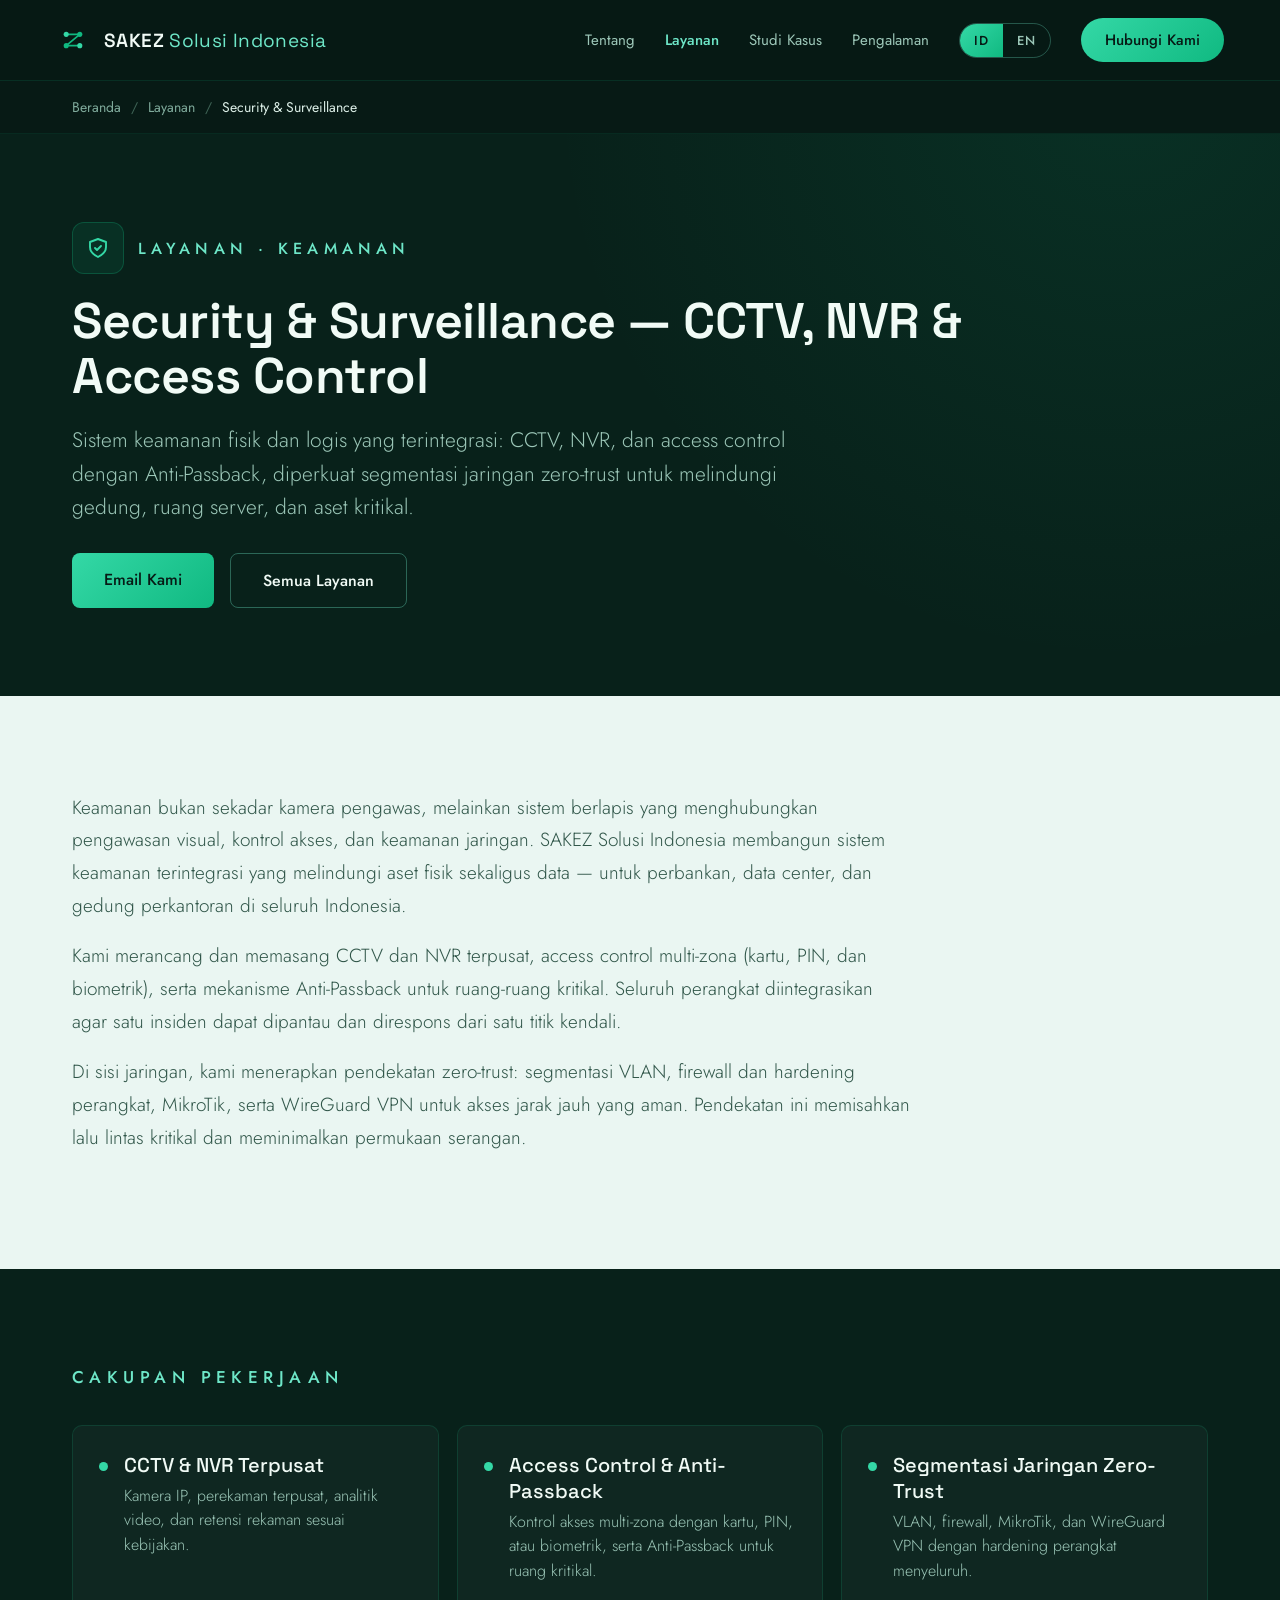
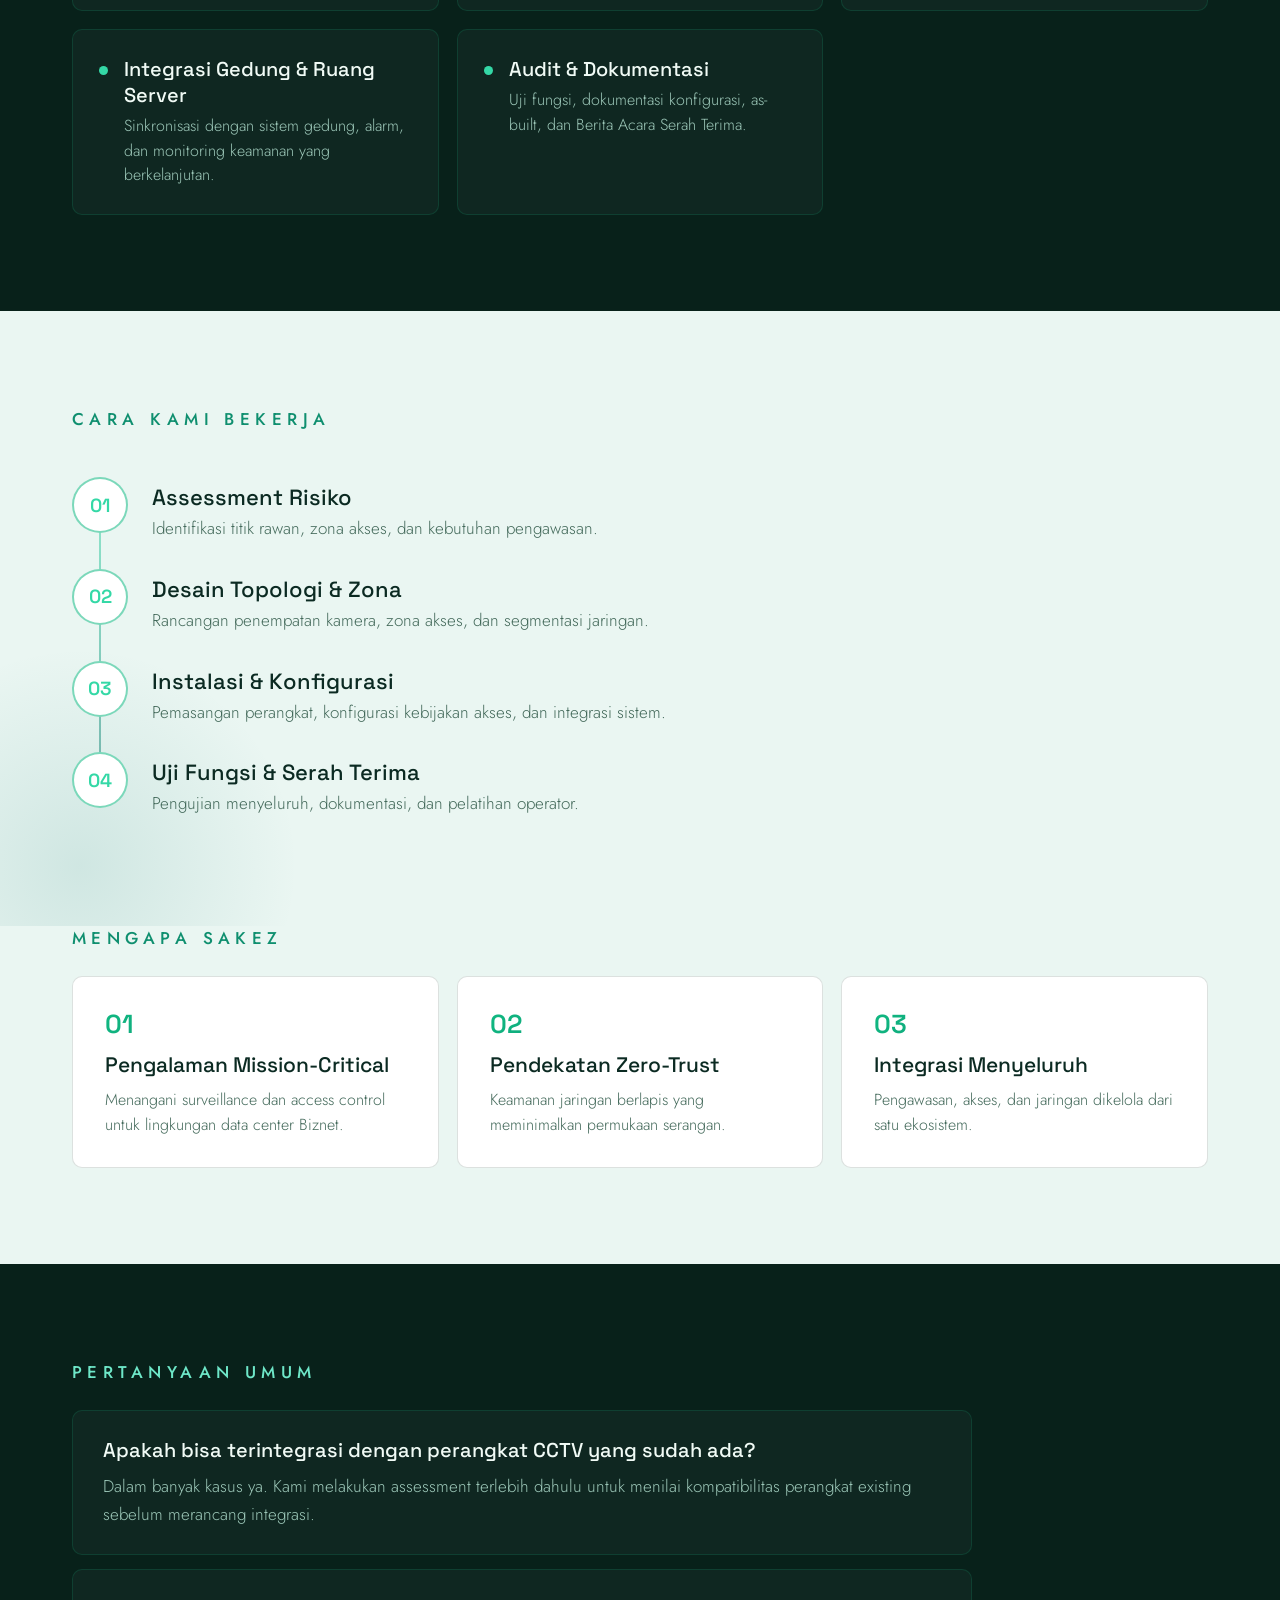
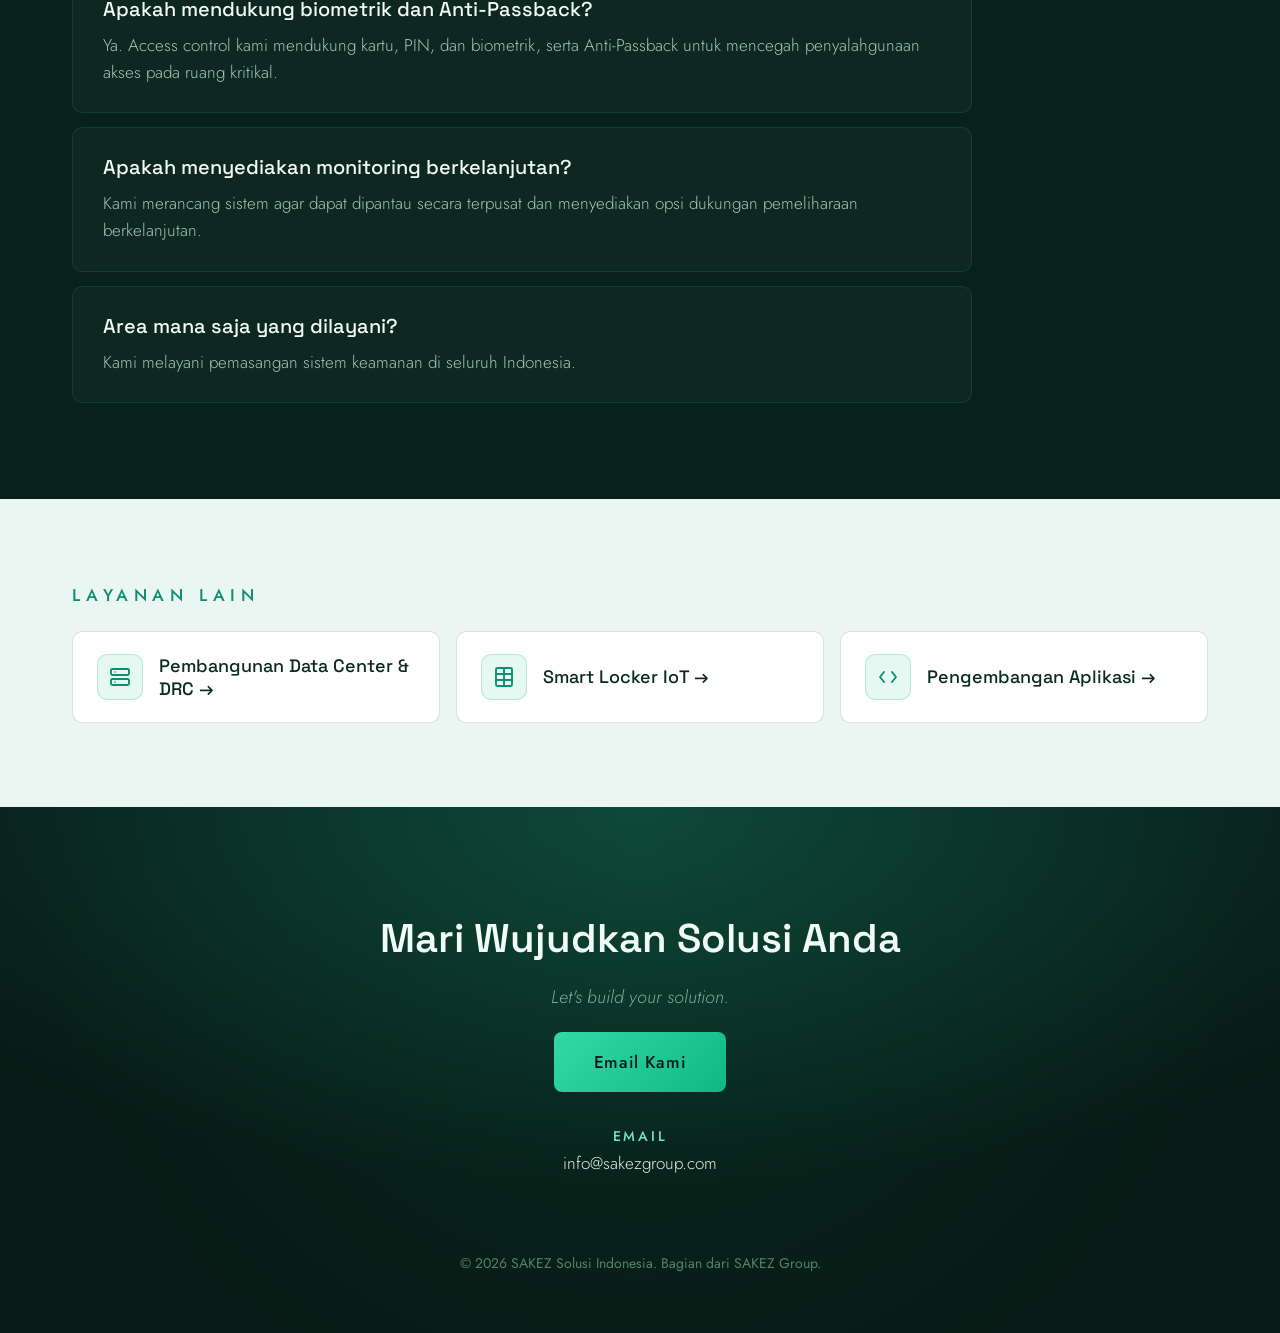
<file: layanan/security-surveillance/index.html>
<!DOCTYPE html>
<html lang="id"><head>
<meta charset="utf-8"/>
<!-- Google Analytics 4 (GA4) -->
<script async src="https://www.googletagmanager.com/gtag/js?id=G-RF2HKJV1LW"></script>
<script>window.dataLayer=window.dataLayer||[];function gtag(){dataLayer.push(arguments);}gtag('js',new Date());gtag('config','G-RF2HKJV1LW');</script>
<meta content="width=device-width, initial-scale=1" name="viewport"/>
<title>Jasa Security & Surveillance: CCTV, NVR & Access Control | SAKEZ Solusi Indonesia</title>
<meta content="Sistem keamanan terintegrasi: CCTV, NVR, access control dengan Anti-Passback, dan segmentasi jaringan zero-trust (VLAN, MikroTik, WireGuard) untuk gedung & ruang server. Seluruh Indonesia." name="description"/>
<link href="https://fonts.googleapis.com" rel="preconnect"/>
<link crossorigin="" href="https://fonts.gstatic.com" rel="preconnect"/>
<link href="https://fonts.googleapis.com/css2?family=Space+Grotesk:wght@400;500;600;700&amp;family=Jost:wght@300;400;500;600&amp;display=swap" rel="stylesheet"/>
<style>
  html,body{margin:0;padding:0;background:#071A15;-webkit-font-smoothing:antialiased;text-rendering:optimizeLegibility;}
  *{box-sizing:border-box;}
  a{color:#34D8A6; text-decoration:none;}
  a:hover{color:#6EE7C8;}
  html{scroll-behavior:smooth;}
  .skip-link{position:absolute; left:-9999px;}
  .skip-link:focus{left:16px; top:16px; z-index:100; background:#34D8A6; color:#071A15; padding:10px 16px; border-radius:8px; font-family:'Jost',sans-serif;}
  .lang-switch{display:inline-flex; align-items:center; flex:none; border:1px solid rgba(110,231,200,0.3); border-radius:999px; overflow:hidden;}
  .lang-switch button{font-family:'Jost',sans-serif; font-weight:500; font-size:13px; letter-spacing:0.08em; padding:7px 14px; background:transparent; color:#9CC7B8; border:0; cursor:pointer; transition:background .18s,color .18s;}
  .lang-switch button.is-active{background:linear-gradient(135deg,#34D8A6,#10B981); color:#071A15;}
  .nav-toggle{display:none; background:none; border:0; color:#F1FBF6; font-size:26px; cursor:pointer;}
  .prose p{font-family:'Jost',sans-serif; font-weight:300; font-size:19px; line-height:1.72; margin:0 0 18px;}
  @media(max-width:860px){
    .site-nav{padding:16px 22px !important;}
    .nav-toggle{display:block;}
    .nav-menu{display:none !important; position:absolute; top:100%; left:0; right:0; flex-direction:column; align-items:flex-start !important; gap:16px !important; background:#08211A; padding:22px 24px; border-bottom:1px solid rgba(16,185,129,0.18);}
    .nav-menu.is-open{display:flex !important;}
  }
</style>
<link href="https://solusi.sakezgroup.com/layanan/security-surveillance/" rel="canonical"/>
<meta content="index, follow, max-image-preview:large" name="robots"/>
<meta content="website" property="og:type"/><meta content="id_ID" property="og:locale"/>
<meta content="Security & Surveillance — CCTV, NVR & Access Control | SAKEZ Solusi Indonesia" property="og:title"/>
<meta content="Sistem keamanan terintegrasi: CCTV, NVR, access control dengan Anti-Passback, dan segmentasi jaringan zero-trust (VLAN, MikroTik, WireGuard) untuk gedung & ruang server. Seluruh Indonesia." property="og:description"/>
<meta content="https://solusi.sakezgroup.com/layanan/security-surveillance/" property="og:url"/>
<meta content="https://solusi.sakezgroup.com/assets/web-hero-datacenter.jpeg" property="og:image"/>
<meta content="1200" property="og:image:width"/><meta content="630" property="og:image:height"/>
<meta content="https://solusi.sakezgroup.com/assets/web-hero-datacenter.jpeg" name="twitter:image"/>
<meta content="summary_large_image" name="twitter:card"/>
<meta content="#071A15" name="theme-color"/>
<link href="/site.webmanifest" rel="manifest"/>
<link href="/assets/css/main.css" rel="stylesheet"/>
<script type="application/ld+json">{"@context":"https://schema.org","@type":"BreadcrumbList","itemListElement":[{"@type":"ListItem","position":1,"name":"Beranda","item":"https://solusi.sakezgroup.com/"},{"@type":"ListItem","position":2,"name":"Layanan","item":"https://solusi.sakezgroup.com/layanan/"},{"@type":"ListItem","position":3,"name":"Security & Surveillance","item":"https://solusi.sakezgroup.com/layanan/security-surveillance/"}]}</script><script type="application/ld+json">{"@context":"https://schema.org","@type":"Service","serviceType":"Security & Surveillance","name":"Security & Surveillance — CCTV, NVR & Access Control","provider":{"@type":"Organization","name":"SAKEZ Solusi Indonesia","url":"https://solusi.sakezgroup.com/"},"areaServed":{"@type":"Country","name":"Indonesia"},"url":"https://solusi.sakezgroup.com/layanan/security-surveillance/","description":"Sistem keamanan fisik dan logis yang terintegrasi: CCTV, NVR, dan access control dengan Anti-Passback, diperkuat segmentasi jaringan zero-trust untuk melindungi gedung, ruang server, dan aset kritikal."}</script><script type="application/ld+json">{"@context":"https://schema.org","@type":"FAQPage","mainEntity":[{"@type":"Question","name":"Apakah bisa terintegrasi dengan perangkat CCTV yang sudah ada?","acceptedAnswer":{"@type":"Answer","text":"Dalam banyak kasus ya. Kami melakukan assessment terlebih dahulu untuk menilai kompatibilitas perangkat existing sebelum merancang integrasi."}},{"@type":"Question","name":"Apakah mendukung biometrik dan Anti-Passback?","acceptedAnswer":{"@type":"Answer","text":"Ya. Access control kami mendukung kartu, PIN, dan biometrik, serta Anti-Passback untuk mencegah penyalahgunaan akses pada ruang kritikal."}},{"@type":"Question","name":"Apakah menyediakan monitoring berkelanjutan?","acceptedAnswer":{"@type":"Answer","text":"Kami merancang sistem agar dapat dipantau secara terpusat dan menyediakan opsi dukungan pemeliharaan berkelanjutan."}},{"@type":"Question","name":"Area mana saja yang dilayani?","acceptedAnswer":{"@type":"Answer","text":"Kami melayani pemasangan sistem keamanan di seluruh Indonesia."}}]}</script>
</head>
<body>
<a class="skip-link" href="#main-content" data-i18n="skip">Lewati ke konten utama</a>
<nav class="site-nav" style="position:sticky; top:0; z-index:50; display:flex; align-items:center; justify-content:space-between; padding:18px 56px; background:rgba(7,26,21,0.92); backdrop-filter:blur(8px); border-bottom:1px solid rgba(16,185,129,0.14);">
<a href="/" class="nav-brand" style="display:flex; align-items:center; gap:14px;">
<svg aria-label="SAKEZ Solusi Indonesia mark" fill="none" height="34" viewbox="0 0 120 120" width="34"><line stroke="#10B981" stroke-linecap="round" stroke-width="6" x1="36" x2="84" y1="40" y2="40"></line><line stroke="#10B981" stroke-linecap="round" stroke-width="6" x1="84" x2="36" y1="40" y2="80"></line><line stroke="#10B981" stroke-linecap="round" stroke-width="6" x1="36" x2="84" y1="80" y2="80"></line><circle cx="36" cy="40" fill="#34D8A6" r="9"></circle><circle cx="84" cy="40" fill="#10B981" r="9"></circle><circle cx="36" cy="80" fill="#10B981" r="9"></circle><circle cx="84" cy="80" fill="#34D8A6" r="9"></circle></svg>
<span style="font-family:'Space Grotesk',sans-serif; font-weight:600; font-size:19px; color:#F1FBF6; letter-spacing:0.02em;">SAKEZ <span style="color:#6EE7C8; font-weight:400;">Solusi Indonesia</span></span></a>
<button aria-controls="primary-navigation" aria-expanded="false" aria-label="Buka menu navigasi" class="nav-toggle" type="button">&#9776;</button>
<div class="nav-menu" id="primary-navigation" style="display:flex; align-items:center; gap:30px;">
<a href="/#tentang" style="font-family:'Jost',sans-serif; font-weight:400; font-size:15px; color:#9CC7B8;" data-i18n="navTentang">Tentang</a>
<a href="/layanan/" style="font-family:'Jost',sans-serif; font-weight:500; font-size:15px; color:#6EE7C8;" data-i18n="navLayanan">Layanan</a>
<a href="/#studi-kasus" style="font-family:'Jost',sans-serif; font-weight:400; font-size:15px; color:#9CC7B8;" data-i18n="navStudi">Studi Kasus</a>
<a href="/#klien" style="font-family:'Jost',sans-serif; font-weight:400; font-size:15px; color:#9CC7B8;" data-i18n="navKlien">Pengalaman</a>
<div class="lang-switch" role="group" aria-label="Pilihan bahasa"><button type="button" data-lang="id">ID</button><button type="button" data-lang="en">EN</button></div>
<a href="mailto:info@sakezgroup.com" style="font-family:'Jost',sans-serif; font-weight:500; font-size:15px; color:#071A15; background:linear-gradient(135deg,#34D8A6,#10B981); padding:11px 24px; border-radius:999px;" data-i18n="navHubungi">Hubungi Kami</a>
</div></nav>
<nav aria-label="Breadcrumb" style="background:#071A15; padding:16px clamp(20px,6vw,72px); border-bottom:1px solid rgba(16,185,129,0.10);"><ol style="list-style:none; margin:0; padding:0; display:flex; flex-wrap:wrap; gap:10px; align-items:center; font-family:'Jost',sans-serif; font-weight:400; font-size:14px;">
<li><a href="/" style="color:#7FAA9B;" data-i18n="bcHome">Beranda</a></li><li style="color:#3E6355;">/</li>
<li><a href="/layanan/" style="color:#7FAA9B;" data-i18n="bcLayanan">Layanan</a></li><li style="color:#3E6355;">/</li>
<li style="color:#DCEFE7;" data-i18n="bcCur">Security & Surveillance</li></ol></nav>
<main id="main-content">
<section style="background:#08211A; padding:clamp(52px,8vw,88px) clamp(20px,6vw,72px); position:relative; overflow:hidden;">
<div style="position:absolute; inset:0; background:radial-gradient(820px circle at 88% -8%, rgba(16,185,129,0.10) 0%, transparent 70%); pointer-events:none;"></div>
<div style="position:relative; max-width:900px; display:flex; flex-direction:column; gap:20px;">
<div style="display:flex; align-items:center; gap:14px;"><span style="width:52px; height:52px; border-radius:12px; background:rgba(16,185,129,0.10); border:1px solid rgba(16,185,129,0.26); display:flex; align-items:center; justify-content:center; flex:none;"><svg fill="none" height="24" stroke="#34D8A6" stroke-linecap="round" stroke-linejoin="round" stroke-width="1.9" viewbox="0 0 24 24" width="24"><path d="M12 3 L20 6 V11 C20 16 16 19 12 21 C8 19 4 16 4 11 V6 Z"></path><path d="M9 12 l2 2 l4 -4"></path></svg></span>
<p style="font-family:'Jost',sans-serif; font-weight:500; font-size:16px; letter-spacing:0.32em; text-transform:uppercase; color:#6EE7C8; margin:0;" data-i18n="k0">Layanan · Keamanan</p></div>
<h1 style="font-family:'Space Grotesk',sans-serif; font-weight:600; font-size:clamp(32px,5.2vw,50px); line-height:1.1; letter-spacing:-0.01em; color:#F1FBF6; margin:0;" data-i18n="k1">Security & Surveillance — CCTV, NVR & Access Control</h1>
<p style="font-family:'Jost',sans-serif; font-weight:300; font-size:21px; line-height:1.6; color:#9CC7B8; margin:0; max-width:760px;" data-i18n="k2">Sistem keamanan fisik dan logis yang terintegrasi: CCTV, NVR, dan access control dengan Anti-Passback, diperkuat segmentasi jaringan zero-trust untuk melindungi gedung, ruang server, dan aset kritikal.</p>
<div style="display:flex; gap:16px; flex-wrap:wrap; margin-top:8px;">
<a href="mailto:info@sakezgroup.com?subject=Halo%20SAKEZ%2C%20saya%20tertarik%20dengan%20layanan%20Security%20%26%20Surveillance" style="font-family:'Jost',sans-serif; font-weight:500; font-size:16px; color:#071A15; background:linear-gradient(135deg,#34D8A6,#10B981); padding:15px 32px; border-radius:8px;" data-i18n="ctaBtn">Email Kami</a>
<a href="/layanan/" style="font-family:'Jost',sans-serif; font-weight:500; font-size:16px; color:#F1FBF6; border:1px solid rgba(110,231,200,0.35); padding:15px 32px; border-radius:8px;" data-i18n="backAll">Semua Layanan</a>
</div></div></section>

<section style="background:#EAF6F2; padding:clamp(56px,9vw,96px) clamp(20px,6vw,72px);">
<div class="prose" style="max-width:840px; color:#2F5548;"><p data-i18n="k3">Keamanan bukan sekadar kamera pengawas, melainkan sistem berlapis yang menghubungkan pengawasan visual, kontrol akses, dan keamanan jaringan. SAKEZ Solusi Indonesia membangun sistem keamanan terintegrasi yang melindungi aset fisik sekaligus data — untuk perbankan, data center, dan gedung perkantoran di seluruh Indonesia.</p><p data-i18n="k4">Kami merancang dan memasang CCTV dan NVR terpusat, access control multi-zona (kartu, PIN, dan biometrik), serta mekanisme Anti-Passback untuk ruang-ruang kritikal. Seluruh perangkat diintegrasikan agar satu insiden dapat dipantau dan direspons dari satu titik kendali.</p><p data-i18n="k5">Di sisi jaringan, kami menerapkan pendekatan zero-trust: segmentasi VLAN, firewall dan hardening perangkat, MikroTik, serta WireGuard VPN untuk akses jarak jauh yang aman. Pendekatan ini memisahkan lalu lintas kritikal dan meminimalkan permukaan serangan.</p></div></section>

<section style="background:#08211A; padding:clamp(56px,9vw,96px) clamp(20px,6vw,72px); display:flex; flex-direction:column; gap:36px;">
<div style="display:flex; flex-direction:column; gap:12px;"><p style="font-family:'Jost',sans-serif; font-weight:500; font-size:17px; letter-spacing:0.32em; text-transform:uppercase; color:#6EE7C8; margin:0;" data-i18n="scopeH">Cakupan Pekerjaan</p></div>
<div style="display:grid; grid-template-columns:repeat(auto-fit,minmax(300px,1fr)); gap:18px;"><div style="display:flex; gap:16px; align-items:flex-start; padding:26px 26px; background:rgba(255,255,255,0.03); border:1px solid rgba(16,185,129,0.16); border-radius:10px;"><span style="width:9px; height:9px; border-radius:999px; background:#34D8A6; flex:none; margin-top:10px;"></span><div><p style="font-family:'Space Grotesk',sans-serif; font-weight:500; font-size:20px; color:#F1FBF6; margin:0 0 6px;" data-i18n="k6">CCTV & NVR Terpusat</p><p style="font-family:'Jost',sans-serif; font-weight:300; font-size:16px; line-height:1.55; color:#9CC7B8; margin:0;" data-i18n="k7">Kamera IP, perekaman terpusat, analitik video, dan retensi rekaman sesuai kebijakan.</p></div></div><div style="display:flex; gap:16px; align-items:flex-start; padding:26px 26px; background:rgba(255,255,255,0.03); border:1px solid rgba(16,185,129,0.16); border-radius:10px;"><span style="width:9px; height:9px; border-radius:999px; background:#34D8A6; flex:none; margin-top:10px;"></span><div><p style="font-family:'Space Grotesk',sans-serif; font-weight:500; font-size:20px; color:#F1FBF6; margin:0 0 6px;" data-i18n="k8">Access Control & Anti-Passback</p><p style="font-family:'Jost',sans-serif; font-weight:300; font-size:16px; line-height:1.55; color:#9CC7B8; margin:0;" data-i18n="k9">Kontrol akses multi-zona dengan kartu, PIN, atau biometrik, serta Anti-Passback untuk ruang kritikal.</p></div></div><div style="display:flex; gap:16px; align-items:flex-start; padding:26px 26px; background:rgba(255,255,255,0.03); border:1px solid rgba(16,185,129,0.16); border-radius:10px;"><span style="width:9px; height:9px; border-radius:999px; background:#34D8A6; flex:none; margin-top:10px;"></span><div><p style="font-family:'Space Grotesk',sans-serif; font-weight:500; font-size:20px; color:#F1FBF6; margin:0 0 6px;" data-i18n="k10">Segmentasi Jaringan Zero-Trust</p><p style="font-family:'Jost',sans-serif; font-weight:300; font-size:16px; line-height:1.55; color:#9CC7B8; margin:0;" data-i18n="k11">VLAN, firewall, MikroTik, dan WireGuard VPN dengan hardening perangkat menyeluruh.</p></div></div><div style="display:flex; gap:16px; align-items:flex-start; padding:26px 26px; background:rgba(255,255,255,0.03); border:1px solid rgba(16,185,129,0.16); border-radius:10px;"><span style="width:9px; height:9px; border-radius:999px; background:#34D8A6; flex:none; margin-top:10px;"></span><div><p style="font-family:'Space Grotesk',sans-serif; font-weight:500; font-size:20px; color:#F1FBF6; margin:0 0 6px;" data-i18n="k12">Integrasi Gedung & Ruang Server</p><p style="font-family:'Jost',sans-serif; font-weight:300; font-size:16px; line-height:1.55; color:#9CC7B8; margin:0;" data-i18n="k13">Sinkronisasi dengan sistem gedung, alarm, dan monitoring keamanan yang berkelanjutan.</p></div></div><div style="display:flex; gap:16px; align-items:flex-start; padding:26px 26px; background:rgba(255,255,255,0.03); border:1px solid rgba(16,185,129,0.16); border-radius:10px;"><span style="width:9px; height:9px; border-radius:999px; background:#34D8A6; flex:none; margin-top:10px;"></span><div><p style="font-family:'Space Grotesk',sans-serif; font-weight:500; font-size:20px; color:#F1FBF6; margin:0 0 6px;" data-i18n="k14">Audit & Dokumentasi</p><p style="font-family:'Jost',sans-serif; font-weight:300; font-size:16px; line-height:1.55; color:#9CC7B8; margin:0;" data-i18n="k15">Uji fungsi, dokumentasi konfigurasi, as-built, dan Berita Acara Serah Terima.</p></div></div></div></section>

<section style="background:#EAF6F2; padding:clamp(56px,9vw,96px) clamp(20px,6vw,72px); display:flex; flex-direction:column; gap:32px; position:relative; overflow:hidden;">
<div style="position:absolute; bottom:-160px; left:-140px; width:440px; height:440px; border-radius:999px; background:radial-gradient(circle, rgba(15,118,110,0.12), transparent 70%);"></div>
<p style="font-family:'Jost',sans-serif; font-weight:500; font-size:17px; letter-spacing:0.32em; text-transform:uppercase; color:#0F8F6F; margin:0; position:relative;" data-i18n="procH">Cara Kami Bekerja</p>
<div style="position:relative; display:flex; flex-direction:column; max-width:820px;">
<div style="position:absolute; top:24px; bottom:24px; left:27px; width:2px; background:linear-gradient(180deg, rgba(52,216,166,0.5), rgba(15,118,110,0.5));"></div>
<div style="filter:none; color:#0B2A22;"><div style="position:relative; display:flex; gap:24px; align-items:flex-start; padding:14px 0;"><div style="width:56px; height:56px; border-radius:999px; background:#fff; border:2px solid rgba(16,185,129,0.55); display:flex; align-items:center; justify-content:center; flex:none;"><span style="font-family:'Space Grotesk',sans-serif; font-weight:600; font-size:19px; color:#34D8A6;">01</span></div><div style="padding-top:6px;"><p style="font-family:'Space Grotesk',sans-serif; font-weight:500; font-size:22px; color:#0B2A22; margin:0;" data-i18n="k16">Assessment Risiko</p><p style="font-family:'Jost',sans-serif; font-weight:300; font-size:17px; line-height:1.45; color:#43695A; margin:5px 0 0;" data-i18n="k17">Identifikasi titik rawan, zona akses, dan kebutuhan pengawasan.</p></div></div><div style="position:relative; display:flex; gap:24px; align-items:flex-start; padding:14px 0;"><div style="width:56px; height:56px; border-radius:999px; background:#fff; border:2px solid rgba(16,185,129,0.55); display:flex; align-items:center; justify-content:center; flex:none;"><span style="font-family:'Space Grotesk',sans-serif; font-weight:600; font-size:19px; color:#34D8A6;">02</span></div><div style="padding-top:6px;"><p style="font-family:'Space Grotesk',sans-serif; font-weight:500; font-size:22px; color:#0B2A22; margin:0;" data-i18n="k18">Desain Topologi & Zona</p><p style="font-family:'Jost',sans-serif; font-weight:300; font-size:17px; line-height:1.45; color:#43695A; margin:5px 0 0;" data-i18n="k19">Rancangan penempatan kamera, zona akses, dan segmentasi jaringan.</p></div></div><div style="position:relative; display:flex; gap:24px; align-items:flex-start; padding:14px 0;"><div style="width:56px; height:56px; border-radius:999px; background:#fff; border:2px solid rgba(16,185,129,0.55); display:flex; align-items:center; justify-content:center; flex:none;"><span style="font-family:'Space Grotesk',sans-serif; font-weight:600; font-size:19px; color:#34D8A6;">03</span></div><div style="padding-top:6px;"><p style="font-family:'Space Grotesk',sans-serif; font-weight:500; font-size:22px; color:#0B2A22; margin:0;" data-i18n="k20">Instalasi & Konfigurasi</p><p style="font-family:'Jost',sans-serif; font-weight:300; font-size:17px; line-height:1.45; color:#43695A; margin:5px 0 0;" data-i18n="k21">Pemasangan perangkat, konfigurasi kebijakan akses, dan integrasi sistem.</p></div></div><div style="position:relative; display:flex; gap:24px; align-items:flex-start; padding:14px 0;"><div style="width:56px; height:56px; border-radius:999px; background:#fff; border:2px solid rgba(16,185,129,0.55); display:flex; align-items:center; justify-content:center; flex:none;"><span style="font-family:'Space Grotesk',sans-serif; font-weight:600; font-size:19px; color:#34D8A6;">04</span></div><div style="padding-top:6px;"><p style="font-family:'Space Grotesk',sans-serif; font-weight:500; font-size:22px; color:#0B2A22; margin:0;" data-i18n="k22">Uji Fungsi & Serah Terima</p><p style="font-family:'Jost',sans-serif; font-weight:300; font-size:17px; line-height:1.45; color:#43695A; margin:5px 0 0;" data-i18n="k23">Pengujian menyeluruh, dokumentasi, dan pelatihan operator.</p></div></div></div></div></section>

<section style="background:#EAF6F2; padding:0 clamp(20px,6vw,72px) clamp(56px,9vw,96px); display:flex; flex-direction:column; gap:26px;">
<p style="font-family:'Jost',sans-serif; font-weight:500; font-size:17px; letter-spacing:0.32em; text-transform:uppercase; color:#0F8F6F; margin:0;" data-i18n="whyH">Mengapa SAKEZ</p>
<div style="display:grid; grid-template-columns:repeat(auto-fit,minmax(260px,1fr)); gap:18px;"><div style="display:flex; flex-direction:column; gap:10px; padding:30px 32px; background:#fff; border:1px solid rgba(11,42,34,0.14); border-radius:10px;"><span style="font-family:'Space Grotesk',sans-serif; font-weight:600; font-size:26px; background:linear-gradient(135deg,#10B981,#0F766E); -webkit-background-clip:text; background-clip:text; color:transparent;">01</span><p style="font-family:'Space Grotesk',sans-serif; font-weight:500; font-size:21px; color:#0B2A22; margin:0;" data-i18n="k24">Pengalaman Mission-Critical</p><p style="font-family:'Jost',sans-serif; font-weight:300; font-size:16px; line-height:1.55; color:#43695A; margin:0;" data-i18n="k25">Menangani surveillance dan access control untuk lingkungan data center Biznet.</p></div><div style="display:flex; flex-direction:column; gap:10px; padding:30px 32px; background:#fff; border:1px solid rgba(11,42,34,0.14); border-radius:10px;"><span style="font-family:'Space Grotesk',sans-serif; font-weight:600; font-size:26px; background:linear-gradient(135deg,#10B981,#0F766E); -webkit-background-clip:text; background-clip:text; color:transparent;">02</span><p style="font-family:'Space Grotesk',sans-serif; font-weight:500; font-size:21px; color:#0B2A22; margin:0;" data-i18n="k26">Pendekatan Zero-Trust</p><p style="font-family:'Jost',sans-serif; font-weight:300; font-size:16px; line-height:1.55; color:#43695A; margin:0;" data-i18n="k27">Keamanan jaringan berlapis yang meminimalkan permukaan serangan.</p></div><div style="display:flex; flex-direction:column; gap:10px; padding:30px 32px; background:#fff; border:1px solid rgba(11,42,34,0.14); border-radius:10px;"><span style="font-family:'Space Grotesk',sans-serif; font-weight:600; font-size:26px; background:linear-gradient(135deg,#10B981,#0F766E); -webkit-background-clip:text; background-clip:text; color:transparent;">03</span><p style="font-family:'Space Grotesk',sans-serif; font-weight:500; font-size:21px; color:#0B2A22; margin:0;" data-i18n="k28">Integrasi Menyeluruh</p><p style="font-family:'Jost',sans-serif; font-weight:300; font-size:16px; line-height:1.55; color:#43695A; margin:0;" data-i18n="k29">Pengawasan, akses, dan jaringan dikelola dari satu ekosistem.</p></div></div></section>

<section style="background:#08211A; padding:clamp(56px,9vw,96px) clamp(20px,6vw,72px); display:flex; flex-direction:column; gap:26px;">
<p style="font-family:'Jost',sans-serif; font-weight:500; font-size:17px; letter-spacing:0.32em; text-transform:uppercase; color:#6EE7C8; margin:0;" data-i18n="faqH">Pertanyaan Umum</p>
<div style="display:flex; flex-direction:column; gap:14px; max-width:900px;"><div style="padding:26px 30px; background:rgba(255,255,255,0.03); border:1px solid rgba(16,185,129,0.16); border-radius:10px;"><p style="font-family:'Space Grotesk',sans-serif; font-weight:500; font-size:20px; color:#F1FBF6; margin:0 0 10px;" data-i18n="k30">Apakah bisa terintegrasi dengan perangkat CCTV yang sudah ada?</p><p style="font-family:'Jost',sans-serif; font-weight:300; font-size:17px; line-height:1.6; color:#9CC7B8; margin:0;" data-i18n="k31">Dalam banyak kasus ya. Kami melakukan assessment terlebih dahulu untuk menilai kompatibilitas perangkat existing sebelum merancang integrasi.</p></div><div style="padding:26px 30px; background:rgba(255,255,255,0.03); border:1px solid rgba(16,185,129,0.16); border-radius:10px;"><p style="font-family:'Space Grotesk',sans-serif; font-weight:500; font-size:20px; color:#F1FBF6; margin:0 0 10px;" data-i18n="k32">Apakah mendukung biometrik dan Anti-Passback?</p><p style="font-family:'Jost',sans-serif; font-weight:300; font-size:17px; line-height:1.6; color:#9CC7B8; margin:0;" data-i18n="k33">Ya. Access control kami mendukung kartu, PIN, dan biometrik, serta Anti-Passback untuk mencegah penyalahgunaan akses pada ruang kritikal.</p></div><div style="padding:26px 30px; background:rgba(255,255,255,0.03); border:1px solid rgba(16,185,129,0.16); border-radius:10px;"><p style="font-family:'Space Grotesk',sans-serif; font-weight:500; font-size:20px; color:#F1FBF6; margin:0 0 10px;" data-i18n="k34">Apakah menyediakan monitoring berkelanjutan?</p><p style="font-family:'Jost',sans-serif; font-weight:300; font-size:17px; line-height:1.6; color:#9CC7B8; margin:0;" data-i18n="k35">Kami merancang sistem agar dapat dipantau secara terpusat dan menyediakan opsi dukungan pemeliharaan berkelanjutan.</p></div><div style="padding:26px 30px; background:rgba(255,255,255,0.03); border:1px solid rgba(16,185,129,0.16); border-radius:10px;"><p style="font-family:'Space Grotesk',sans-serif; font-weight:500; font-size:20px; color:#F1FBF6; margin:0 0 10px;" data-i18n="k36">Area mana saja yang dilayani?</p><p style="font-family:'Jost',sans-serif; font-weight:300; font-size:17px; line-height:1.6; color:#9CC7B8; margin:0;" data-i18n="k37">Kami melayani pemasangan sistem keamanan di seluruh Indonesia.</p></div></div></section>

<section style="background:#EAF6F2; padding:clamp(52px,8vw,84px) clamp(20px,6vw,72px); display:flex; flex-direction:column; gap:24px;">
<p style="font-family:'Jost',sans-serif; font-weight:500; font-size:17px; letter-spacing:0.32em; text-transform:uppercase; color:#0F8F6F; margin:0;" data-i18n="relTitle">Layanan Lain</p>
<div style="display:grid; grid-template-columns:repeat(auto-fit,minmax(280px,1fr)); gap:16px;"><a href="/layanan/pembangunan-data-center/" style="display:flex; align-items:center; gap:16px; padding:22px 24px; background:#fff; border:1px solid rgba(11,42,34,0.14); border-radius:10px;"><span style="width:46px; height:46px; border-radius:10px; background:rgba(16,185,129,0.10); border:1px solid rgba(16,185,129,0.24); display:flex; align-items:center; justify-content:center; flex:none;"><svg fill="none" height="24" stroke="#0F8F6F" stroke-linecap="round" stroke-linejoin="round" stroke-width="1.9" viewbox="0 0 24 24" width="24"><rect height="6" rx="1.5" width="18" x="3" y="4"></rect><rect height="6" rx="1.5" width="18" x="3" y="14"></rect><circle cx="7" cy="7" fill="#34D8A6" r="1.1" stroke="none"></circle><circle cx="7" cy="17" fill="#34D8A6" r="1.1" stroke="none"></circle></svg></span><span style="font-family:'Space Grotesk',sans-serif; font-weight:500; font-size:18px; color:#0B2A22;">Pembangunan Data Center & DRC &rarr;</span></a><a href="/layanan/smart-locker/" style="display:flex; align-items:center; gap:16px; padding:22px 24px; background:#fff; border:1px solid rgba(11,42,34,0.14); border-radius:10px;"><span style="width:46px; height:46px; border-radius:10px; background:rgba(16,185,129,0.10); border:1px solid rgba(16,185,129,0.24); display:flex; align-items:center; justify-content:center; flex:none;"><svg fill="none" height="24" stroke="#0F8F6F" stroke-linecap="round" stroke-linejoin="round" stroke-width="1.9" viewbox="0 0 24 24" width="24"><rect height="18" rx="1.5" width="16" x="4" y="3"></rect><line x1="4" x2="20" y1="9" y2="9"></line><line x1="4" x2="20" y1="15" y2="15"></line><line x1="12" x2="12" y1="3" y2="21"></line></svg></span><span style="font-family:'Space Grotesk',sans-serif; font-weight:500; font-size:18px; color:#0B2A22;">Smart Locker IoT &rarr;</span></a><a href="/layanan/pengembangan-aplikasi/" style="display:flex; align-items:center; gap:16px; padding:22px 24px; background:#fff; border:1px solid rgba(11,42,34,0.14); border-radius:10px;"><span style="width:46px; height:46px; border-radius:10px; background:rgba(16,185,129,0.10); border:1px solid rgba(16,185,129,0.24); display:flex; align-items:center; justify-content:center; flex:none;"><svg fill="none" height="24" stroke="#0F8F6F" stroke-linecap="round" stroke-linejoin="round" stroke-width="1.9" viewbox="0 0 24 24" width="24"><polyline points="8 7 4 12 8 17"></polyline><polyline points="16 7 20 12 16 17"></polyline></svg></span><span style="font-family:'Space Grotesk',sans-serif; font-weight:500; font-size:18px; color:#0B2A22;">Pengembangan Aplikasi &rarr;</span></a></div></section>

<section id="kontak" style="background:#071A15; display:flex; flex-direction:column; align-items:center; text-align:center; padding:110px 40px 60px; gap:26px; position:relative; overflow:hidden;">
<div style="position:absolute; inset:0; background:radial-gradient(120% 120% at 50% 0%, #0E3D30 0%, #071A15 60%);"></div>
<div style="position:absolute; inset:0; background:radial-gradient(900px circle at 50% 10%, rgba(16,185,129,0.10) 0%, transparent 68%); pointer-events:none;"></div>
<div style="position:relative; display:flex; flex-direction:column; align-items:center; gap:22px; max-width:760px;">
<h2 style="font-family:'Space Grotesk',sans-serif; font-weight:600; font-size:40px; line-height:1.12; color:#F1FBF6; margin:0;" data-i18n="ctaTitle">Mari Wujudkan Solusi Anda</h2>
<p style="font-family:'Jost',sans-serif; font-weight:300; font-style:italic; font-size:18px; color:#7FAA9B; margin:0;" data-i18n="ctaSub">Let's build your solution.</p>
<a href="mailto:info@sakezgroup.com?subject=Halo%20SAKEZ%2C%20saya%20tertarik%20dengan%20layanan%20Security%20%26%20Surveillance" style="font-family:'Jost',sans-serif; font-weight:500; font-size:17px; letter-spacing:0.04em; color:#071A15; background:linear-gradient(135deg,#34D8A6,#10B981); padding:18px 40px; border-radius:8px;" data-i18n="ctaBtn">Email Kami</a>
<div style="display:flex; gap:44px; flex-wrap:wrap; justify-content:center; margin-top:12px;">
<div style="display:flex; flex-direction:column; gap:5px;"><span style="font-family:'Jost',sans-serif; font-weight:500; font-size:14px; letter-spacing:0.2em; text-transform:uppercase; color:#6EE7C8;">Email</span><span style="font-family:'Jost',sans-serif; font-weight:300; font-size:17px; color:#DCEFE7;">info<span>@</span>sakezgroup.com</span></div>
</div></div>
<p style="position:relative; margin:52px 0 0; font-family:'Jost',sans-serif; font-weight:400; font-size:14px; color:#55806F;" data-i18n="copyright">© 2026 SAKEZ Solusi Indonesia. Bagian dari SAKEZ Group.</p>
</section>
</main>
<script>window.PAGE_EN={"k0":"Service · Security","k1":"Security & Surveillance — CCTV, NVR & Access Control","k2":"Integrated physical and logical security: CCTV, NVR, and access control with Anti-Passback, reinforced by zero-trust network segmentation to protect buildings, server rooms, and critical assets.","bcCur":"Security & Surveillance","k3":"Security is more than surveillance cameras — it is a layered system connecting visual monitoring, access control, and network security. SAKEZ Solusi Indonesia builds integrated security systems that protect both physical assets and data — for banking, data centers, and office buildings across Indonesia.","k4":"We design and install centralized CCTV and NVR, multi-zone access control (card, PIN, and biometrics), and Anti-Passback mechanisms for critical areas. All devices are integrated so an incident can be monitored and responded to from a single control point.","k5":"On the network side, we apply a zero-trust approach: VLAN segmentation, firewall and device hardening, MikroTik, and WireGuard VPN for secure remote access. This isolates critical traffic and minimizes the attack surface.","k6":"Centralized CCTV & NVR","k7":"IP cameras, centralized recording, video analytics, and policy-based retention.","k8":"Access Control & Anti-Passback","k9":"Multi-zone access control via card, PIN, or biometrics, with Anti-Passback for critical rooms.","k10":"Zero-Trust Network Segmentation","k11":"VLAN, firewall, MikroTik, and WireGuard VPN with thorough device hardening.","k12":"Building & Server-Room Integration","k13":"Synchronization with building systems, alarms, and continuous security monitoring.","k14":"Audit & Documentation","k15":"Functional testing, configuration documentation, as-built, and formal handover.","k16":"Risk Assessment","k17":"Identify vulnerable points, access zones, and monitoring needs.","k18":"Topology & Zone Design","k19":"Design of camera placement, access zones, and network segmentation.","k20":"Installation & Configuration","k21":"Device installation, access policy configuration, and system integration.","k22":"Testing & Handover","k23":"Full testing, documentation, and operator training.","k24":"Mission-Critical Experience","k25":"Delivered surveillance and access control for the Biznet data center environment.","k26":"Zero-Trust Approach","k27":"Layered network security that minimizes the attack surface.","k28":"Full Integration","k29":"Surveillance, access, and network managed within one ecosystem.","k30":"Can it integrate with existing CCTV equipment?","k31":"In many cases yes. We first assess the compatibility of existing equipment before designing the integration.","k32":"Do you support biometrics and Anti-Passback?","k33":"Yes. Our access control supports card, PIN, and biometrics, plus Anti-Passback to prevent access misuse in critical rooms.","k34":"Do you provide continuous monitoring?","k35":"We design systems for centralized monitoring and offer ongoing maintenance support options.","k36":"Which areas do you serve?","k37":"We deliver security system installations across all of Indonesia."};</script>
<script defer src="/assets/js/layanan.js?v=20260816e"></script>
</body></html>
</file>
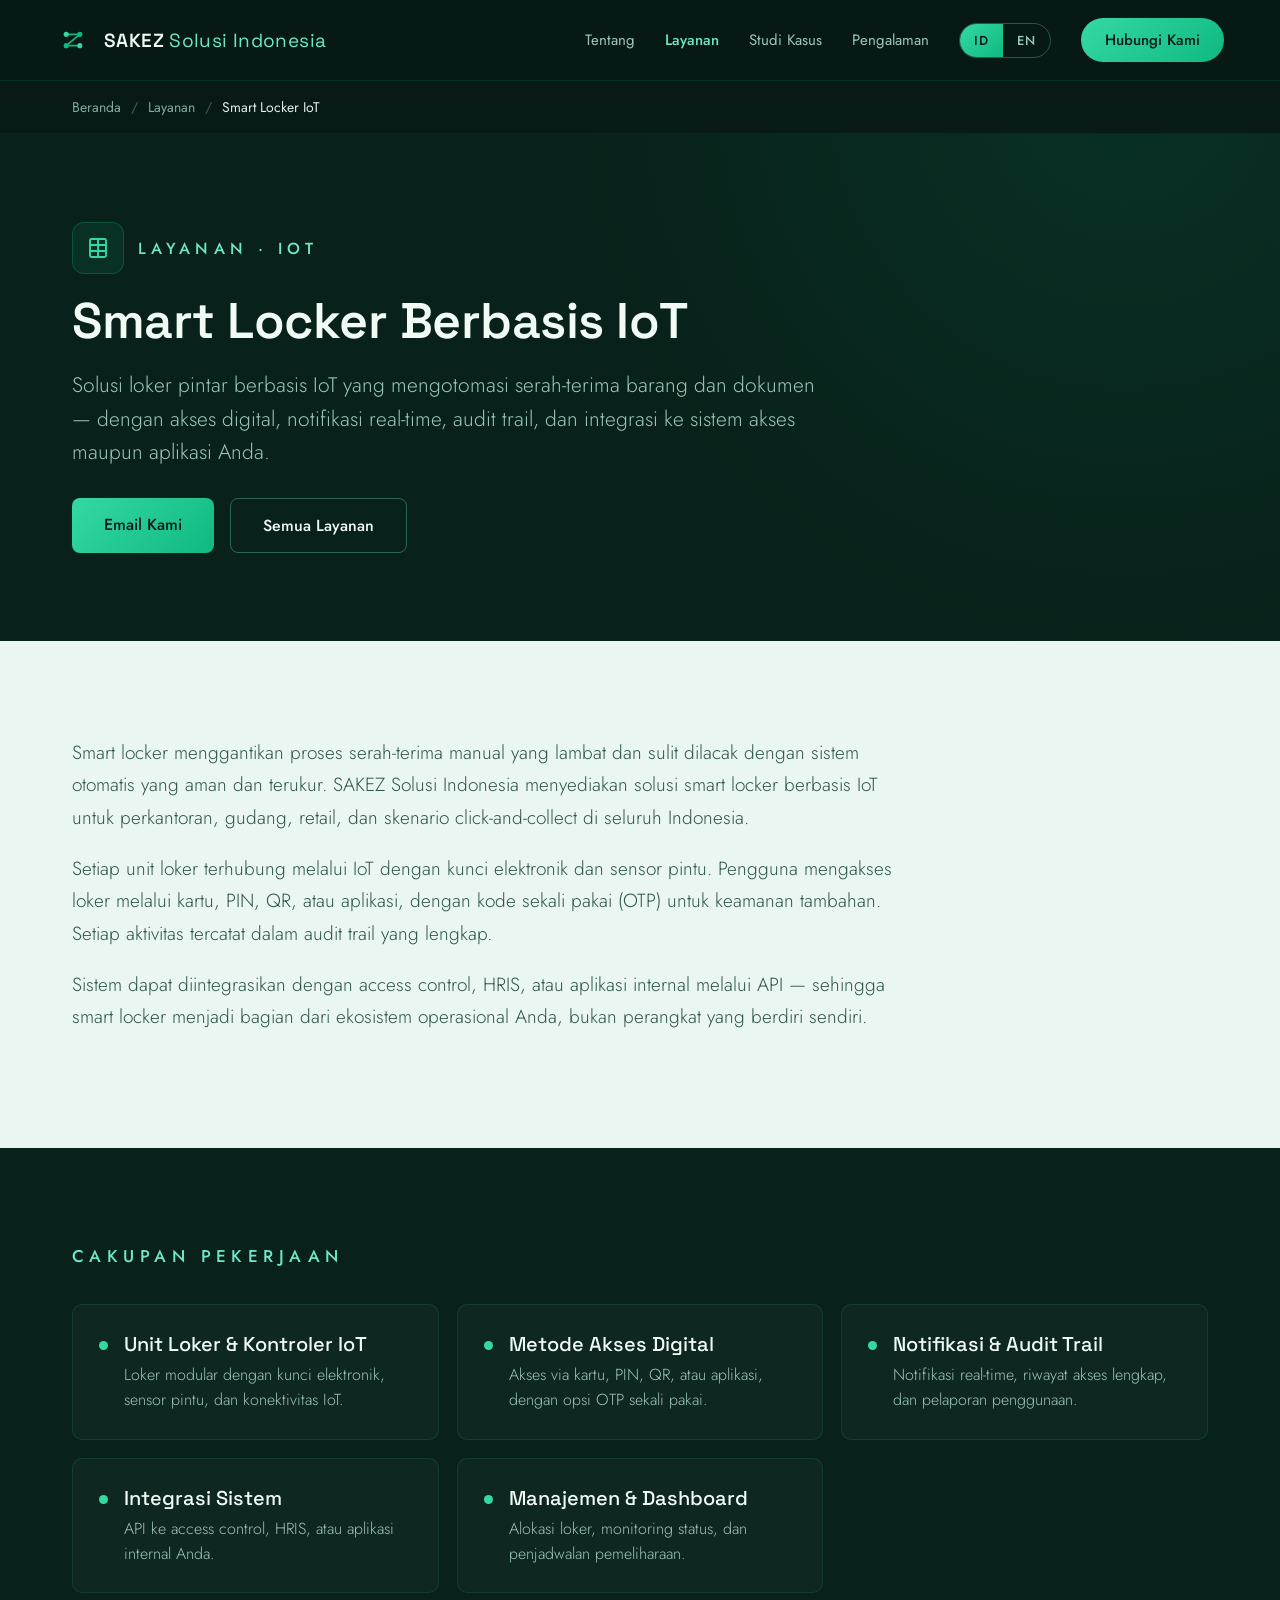
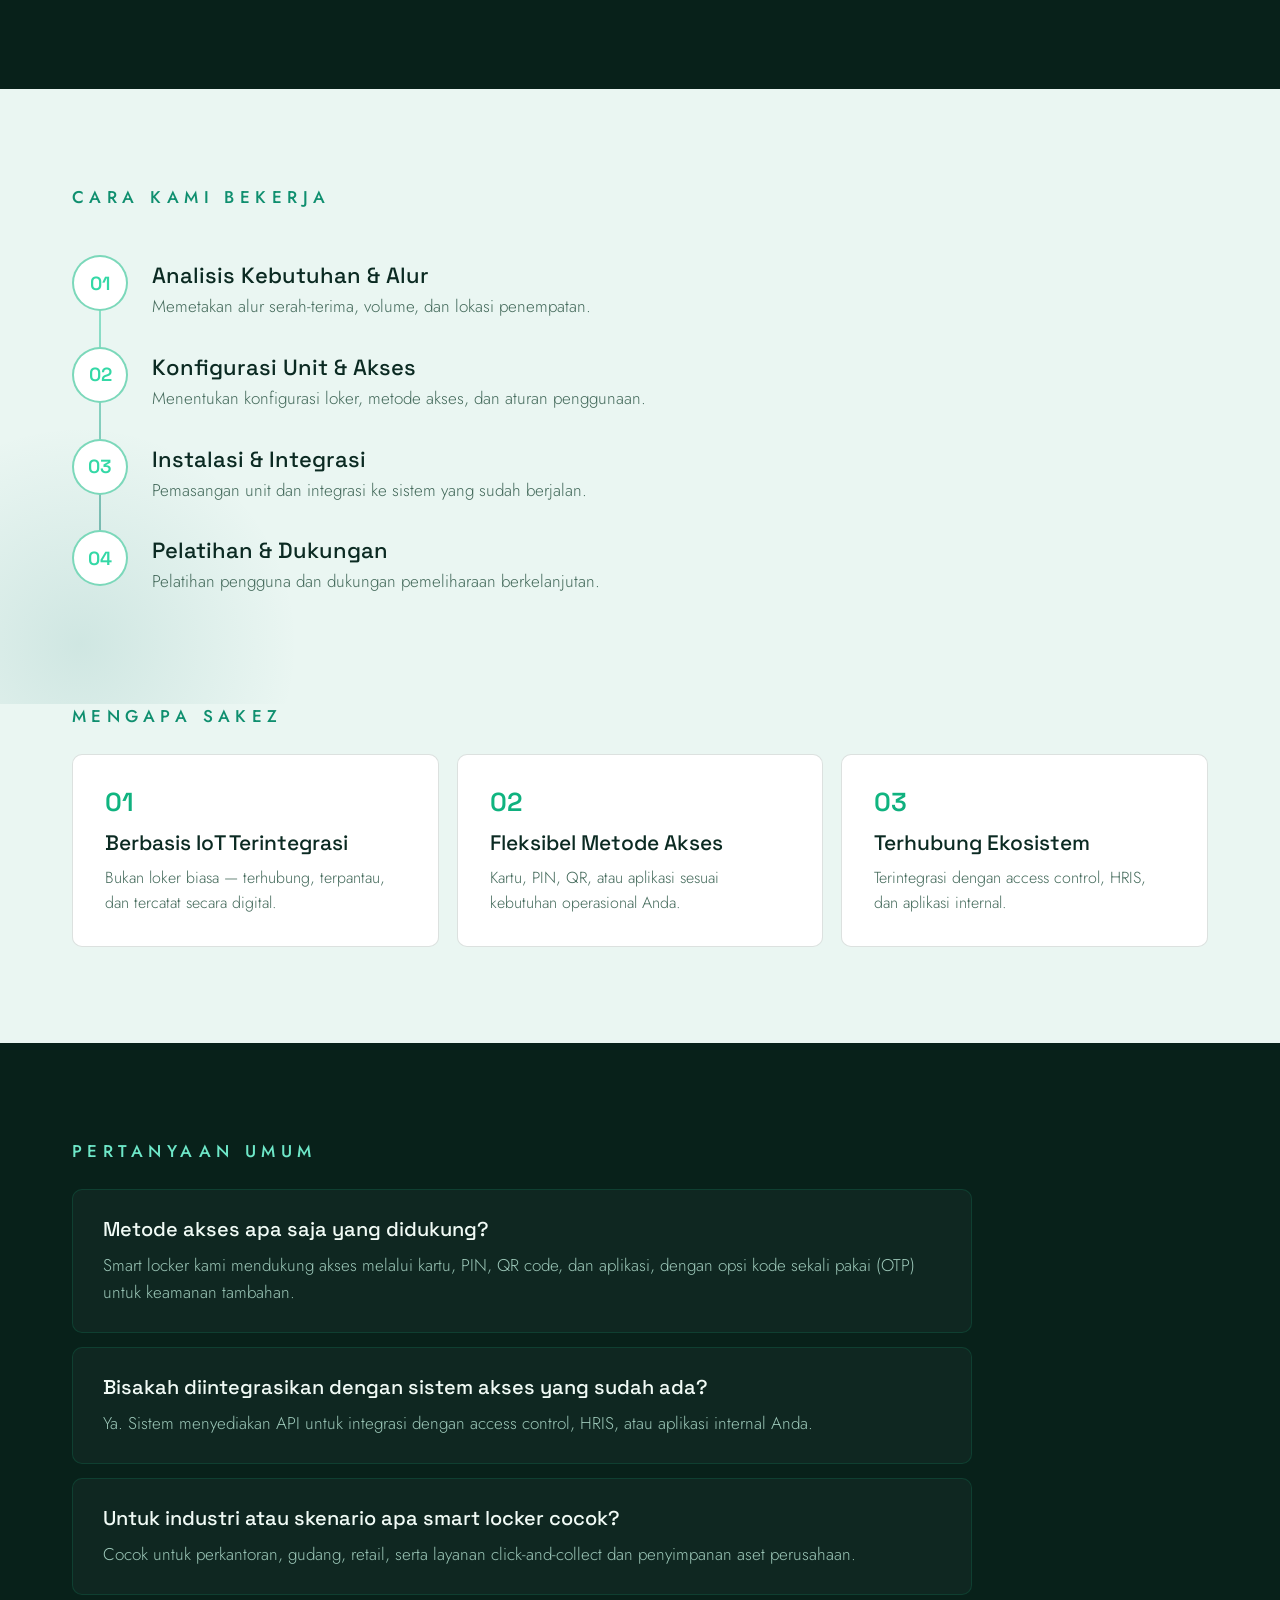
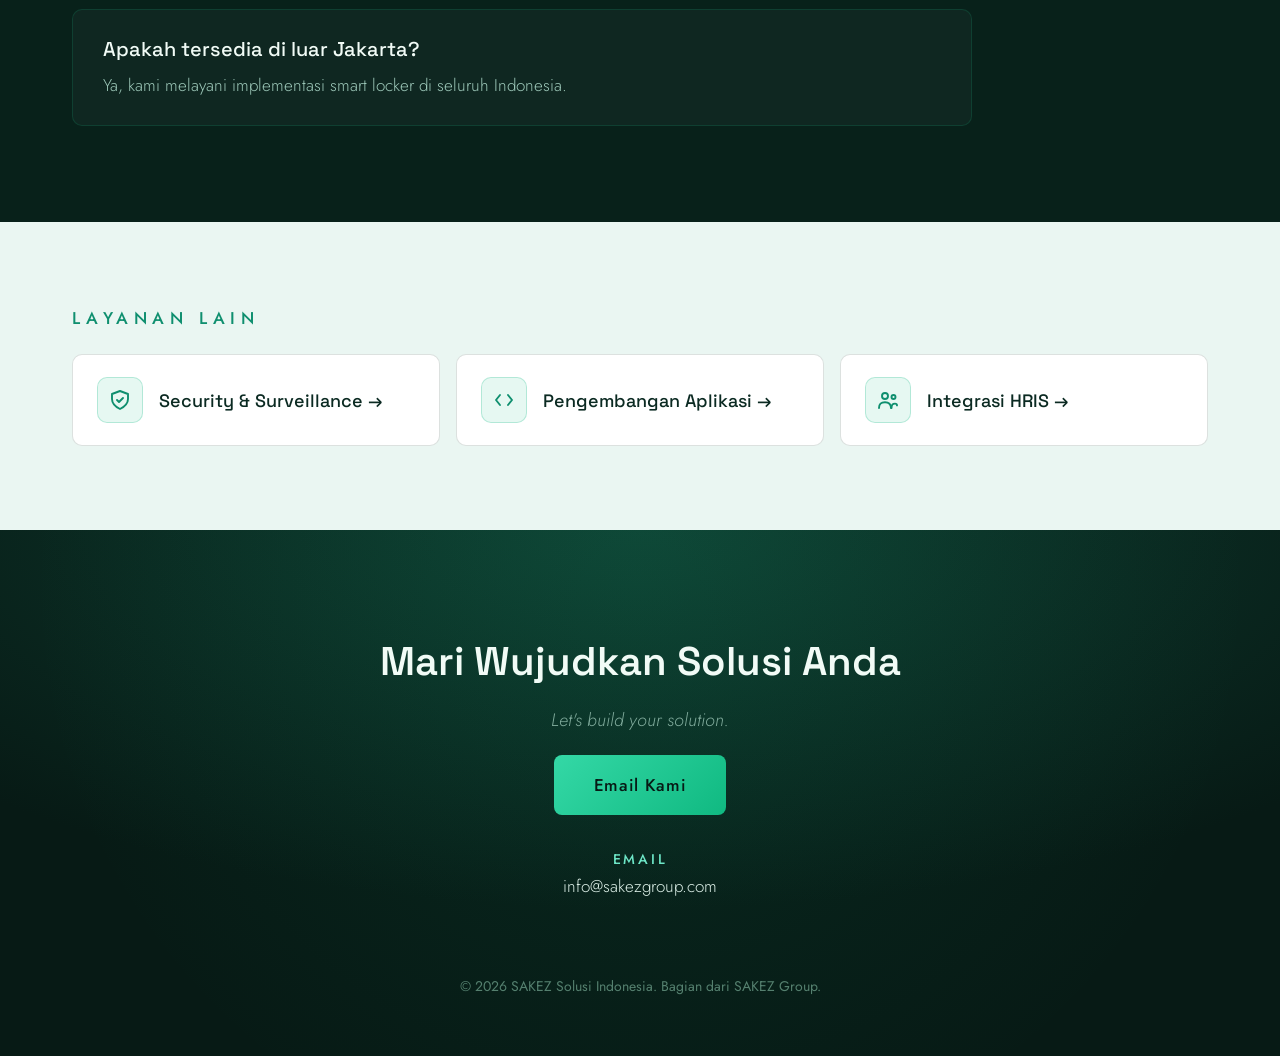
<file: layanan/smart-locker/index.html>
<!DOCTYPE html>
<html lang="id"><head>
<meta charset="utf-8"/>
<!-- Google Analytics 4 (GA4) -->
<script async src="https://www.googletagmanager.com/gtag/js?id=G-RF2HKJV1LW"></script>
<script>window.dataLayer=window.dataLayer||[];function gtag(){dataLayer.push(arguments);}gtag('js',new Date());gtag('config','G-RF2HKJV1LW');</script>
<meta content="width=device-width, initial-scale=1" name="viewport"/>
<title>Smart Locker IoT: Loker Pintar dengan Akses Digital | SAKEZ Solusi Indonesia</title>
<meta content="Solusi smart locker berbasis IoT — akses kartu/PIN/QR/aplikasi, notifikasi real-time, audit trail, dan integrasi ke sistem akses & aplikasi Anda. Cocok untuk kantor, gudang, dan retail." name="description"/>
<link href="https://fonts.googleapis.com" rel="preconnect"/>
<link crossorigin="" href="https://fonts.gstatic.com" rel="preconnect"/>
<link href="https://fonts.googleapis.com/css2?family=Space+Grotesk:wght@400;500;600;700&amp;family=Jost:wght@300;400;500;600&amp;display=swap" rel="stylesheet"/>
<style>
  html,body{margin:0;padding:0;background:#071A15;-webkit-font-smoothing:antialiased;text-rendering:optimizeLegibility;}
  *{box-sizing:border-box;}
  a{color:#34D8A6; text-decoration:none;}
  a:hover{color:#6EE7C8;}
  html{scroll-behavior:smooth;}
  .skip-link{position:absolute; left:-9999px;}
  .skip-link:focus{left:16px; top:16px; z-index:100; background:#34D8A6; color:#071A15; padding:10px 16px; border-radius:8px; font-family:'Jost',sans-serif;}
  .lang-switch{display:inline-flex; align-items:center; flex:none; border:1px solid rgba(110,231,200,0.3); border-radius:999px; overflow:hidden;}
  .lang-switch button{font-family:'Jost',sans-serif; font-weight:500; font-size:13px; letter-spacing:0.08em; padding:7px 14px; background:transparent; color:#9CC7B8; border:0; cursor:pointer; transition:background .18s,color .18s;}
  .lang-switch button.is-active{background:linear-gradient(135deg,#34D8A6,#10B981); color:#071A15;}
  .nav-toggle{display:none; background:none; border:0; color:#F1FBF6; font-size:26px; cursor:pointer;}
  .prose p{font-family:'Jost',sans-serif; font-weight:300; font-size:19px; line-height:1.72; margin:0 0 18px;}
  @media(max-width:860px){
    .site-nav{padding:16px 22px !important;}
    .nav-toggle{display:block;}
    .nav-menu{display:none !important; position:absolute; top:100%; left:0; right:0; flex-direction:column; align-items:flex-start !important; gap:16px !important; background:#08211A; padding:22px 24px; border-bottom:1px solid rgba(16,185,129,0.18);}
    .nav-menu.is-open{display:flex !important;}
  }
</style>
<link href="https://solusi.sakezgroup.com/layanan/smart-locker/" rel="canonical"/>
<meta content="index, follow, max-image-preview:large" name="robots"/>
<meta content="website" property="og:type"/><meta content="id_ID" property="og:locale"/>
<meta content="Smart Locker Berbasis IoT | SAKEZ Solusi Indonesia" property="og:title"/>
<meta content="Solusi smart locker berbasis IoT — akses kartu/PIN/QR/aplikasi, notifikasi real-time, audit trail, dan integrasi ke sistem akses & aplikasi Anda. Cocok untuk kantor, gudang, dan retail." property="og:description"/>
<meta content="https://solusi.sakezgroup.com/layanan/smart-locker/" property="og:url"/>
<meta content="https://solusi.sakezgroup.com/assets/web-hero-datacenter.jpeg" property="og:image"/>
<meta content="1200" property="og:image:width"/><meta content="630" property="og:image:height"/>
<meta content="https://solusi.sakezgroup.com/assets/web-hero-datacenter.jpeg" name="twitter:image"/>
<meta content="summary_large_image" name="twitter:card"/>
<meta content="#071A15" name="theme-color"/>
<link href="/site.webmanifest" rel="manifest"/>
<link href="/assets/css/main.css" rel="stylesheet"/>
<script type="application/ld+json">{"@context":"https://schema.org","@type":"BreadcrumbList","itemListElement":[{"@type":"ListItem","position":1,"name":"Beranda","item":"https://solusi.sakezgroup.com/"},{"@type":"ListItem","position":2,"name":"Layanan","item":"https://solusi.sakezgroup.com/layanan/"},{"@type":"ListItem","position":3,"name":"Smart Locker IoT","item":"https://solusi.sakezgroup.com/layanan/smart-locker/"}]}</script><script type="application/ld+json">{"@context":"https://schema.org","@type":"Service","serviceType":"Smart Locker IoT","name":"Smart Locker Berbasis IoT","provider":{"@type":"Organization","name":"SAKEZ Solusi Indonesia","url":"https://solusi.sakezgroup.com/"},"areaServed":{"@type":"Country","name":"Indonesia"},"url":"https://solusi.sakezgroup.com/layanan/smart-locker/","description":"Solusi loker pintar berbasis IoT yang mengotomasi serah-terima barang dan dokumen — dengan akses digital, notifikasi real-time, audit trail, dan integrasi ke sistem akses maupun aplikasi Anda."}</script><script type="application/ld+json">{"@context":"https://schema.org","@type":"FAQPage","mainEntity":[{"@type":"Question","name":"Metode akses apa saja yang didukung?","acceptedAnswer":{"@type":"Answer","text":"Smart locker kami mendukung akses melalui kartu, PIN, QR code, dan aplikasi, dengan opsi kode sekali pakai (OTP) untuk keamanan tambahan."}},{"@type":"Question","name":"Bisakah diintegrasikan dengan sistem akses yang sudah ada?","acceptedAnswer":{"@type":"Answer","text":"Ya. Sistem menyediakan API untuk integrasi dengan access control, HRIS, atau aplikasi internal Anda."}},{"@type":"Question","name":"Untuk industri atau skenario apa smart locker cocok?","acceptedAnswer":{"@type":"Answer","text":"Cocok untuk perkantoran, gudang, retail, serta layanan click-and-collect dan penyimpanan aset perusahaan."}},{"@type":"Question","name":"Apakah tersedia di luar Jakarta?","acceptedAnswer":{"@type":"Answer","text":"Ya, kami melayani implementasi smart locker di seluruh Indonesia."}}]}</script>
</head>
<body>
<a class="skip-link" href="#main-content" data-i18n="skip">Lewati ke konten utama</a>
<nav class="site-nav" style="position:sticky; top:0; z-index:50; display:flex; align-items:center; justify-content:space-between; padding:18px 56px; background:rgba(7,26,21,0.92); backdrop-filter:blur(8px); border-bottom:1px solid rgba(16,185,129,0.14);">
<a href="/" class="nav-brand" style="display:flex; align-items:center; gap:14px;">
<svg aria-label="SAKEZ Solusi Indonesia mark" fill="none" height="34" viewbox="0 0 120 120" width="34"><line stroke="#10B981" stroke-linecap="round" stroke-width="6" x1="36" x2="84" y1="40" y2="40"></line><line stroke="#10B981" stroke-linecap="round" stroke-width="6" x1="84" x2="36" y1="40" y2="80"></line><line stroke="#10B981" stroke-linecap="round" stroke-width="6" x1="36" x2="84" y1="80" y2="80"></line><circle cx="36" cy="40" fill="#34D8A6" r="9"></circle><circle cx="84" cy="40" fill="#10B981" r="9"></circle><circle cx="36" cy="80" fill="#10B981" r="9"></circle><circle cx="84" cy="80" fill="#34D8A6" r="9"></circle></svg>
<span style="font-family:'Space Grotesk',sans-serif; font-weight:600; font-size:19px; color:#F1FBF6; letter-spacing:0.02em;">SAKEZ <span style="color:#6EE7C8; font-weight:400;">Solusi Indonesia</span></span></a>
<button aria-controls="primary-navigation" aria-expanded="false" aria-label="Buka menu navigasi" class="nav-toggle" type="button">&#9776;</button>
<div class="nav-menu" id="primary-navigation" style="display:flex; align-items:center; gap:30px;">
<a href="/#tentang" style="font-family:'Jost',sans-serif; font-weight:400; font-size:15px; color:#9CC7B8;" data-i18n="navTentang">Tentang</a>
<a href="/layanan/" style="font-family:'Jost',sans-serif; font-weight:500; font-size:15px; color:#6EE7C8;" data-i18n="navLayanan">Layanan</a>
<a href="/#studi-kasus" style="font-family:'Jost',sans-serif; font-weight:400; font-size:15px; color:#9CC7B8;" data-i18n="navStudi">Studi Kasus</a>
<a href="/#klien" style="font-family:'Jost',sans-serif; font-weight:400; font-size:15px; color:#9CC7B8;" data-i18n="navKlien">Pengalaman</a>
<div class="lang-switch" role="group" aria-label="Pilihan bahasa"><button type="button" data-lang="id">ID</button><button type="button" data-lang="en">EN</button></div>
<a href="mailto:info@sakezgroup.com" style="font-family:'Jost',sans-serif; font-weight:500; font-size:15px; color:#071A15; background:linear-gradient(135deg,#34D8A6,#10B981); padding:11px 24px; border-radius:999px;" data-i18n="navHubungi">Hubungi Kami</a>
</div></nav>
<nav aria-label="Breadcrumb" style="background:#071A15; padding:16px clamp(20px,6vw,72px); border-bottom:1px solid rgba(16,185,129,0.10);"><ol style="list-style:none; margin:0; padding:0; display:flex; flex-wrap:wrap; gap:10px; align-items:center; font-family:'Jost',sans-serif; font-weight:400; font-size:14px;">
<li><a href="/" style="color:#7FAA9B;" data-i18n="bcHome">Beranda</a></li><li style="color:#3E6355;">/</li>
<li><a href="/layanan/" style="color:#7FAA9B;" data-i18n="bcLayanan">Layanan</a></li><li style="color:#3E6355;">/</li>
<li style="color:#DCEFE7;" data-i18n="bcCur">Smart Locker IoT</li></ol></nav>
<main id="main-content">
<section style="background:#08211A; padding:clamp(52px,8vw,88px) clamp(20px,6vw,72px); position:relative; overflow:hidden;">
<div style="position:absolute; inset:0; background:radial-gradient(820px circle at 88% -8%, rgba(16,185,129,0.10) 0%, transparent 70%); pointer-events:none;"></div>
<div style="position:relative; max-width:900px; display:flex; flex-direction:column; gap:20px;">
<div style="display:flex; align-items:center; gap:14px;"><span style="width:52px; height:52px; border-radius:12px; background:rgba(16,185,129,0.10); border:1px solid rgba(16,185,129,0.26); display:flex; align-items:center; justify-content:center; flex:none;"><svg fill="none" height="24" stroke="#34D8A6" stroke-linecap="round" stroke-linejoin="round" stroke-width="1.9" viewbox="0 0 24 24" width="24"><rect height="18" rx="1.5" width="16" x="4" y="3"></rect><line x1="4" x2="20" y1="9" y2="9"></line><line x1="4" x2="20" y1="15" y2="15"></line><line x1="12" x2="12" y1="3" y2="21"></line></svg></span>
<p style="font-family:'Jost',sans-serif; font-weight:500; font-size:16px; letter-spacing:0.32em; text-transform:uppercase; color:#6EE7C8; margin:0;" data-i18n="k0">Layanan · IoT</p></div>
<h1 style="font-family:'Space Grotesk',sans-serif; font-weight:600; font-size:clamp(32px,5.2vw,50px); line-height:1.1; letter-spacing:-0.01em; color:#F1FBF6; margin:0;" data-i18n="k1">Smart Locker Berbasis IoT</h1>
<p style="font-family:'Jost',sans-serif; font-weight:300; font-size:21px; line-height:1.6; color:#9CC7B8; margin:0; max-width:760px;" data-i18n="k2">Solusi loker pintar berbasis IoT yang mengotomasi serah-terima barang dan dokumen — dengan akses digital, notifikasi real-time, audit trail, dan integrasi ke sistem akses maupun aplikasi Anda.</p>
<div style="display:flex; gap:16px; flex-wrap:wrap; margin-top:8px;">
<a href="mailto:info@sakezgroup.com?subject=Halo%20SAKEZ%2C%20saya%20tertarik%20dengan%20layanan%20Smart%20Locker%20IoT" style="font-family:'Jost',sans-serif; font-weight:500; font-size:16px; color:#071A15; background:linear-gradient(135deg,#34D8A6,#10B981); padding:15px 32px; border-radius:8px;" data-i18n="ctaBtn">Email Kami</a>
<a href="/layanan/" style="font-family:'Jost',sans-serif; font-weight:500; font-size:16px; color:#F1FBF6; border:1px solid rgba(110,231,200,0.35); padding:15px 32px; border-radius:8px;" data-i18n="backAll">Semua Layanan</a>
</div></div></section>

<section style="background:#EAF6F2; padding:clamp(56px,9vw,96px) clamp(20px,6vw,72px);">
<div class="prose" style="max-width:840px; color:#2F5548;"><p data-i18n="k3">Smart locker menggantikan proses serah-terima manual yang lambat dan sulit dilacak dengan sistem otomatis yang aman dan terukur. SAKEZ Solusi Indonesia menyediakan solusi smart locker berbasis IoT untuk perkantoran, gudang, retail, dan skenario click-and-collect di seluruh Indonesia.</p><p data-i18n="k4">Setiap unit loker terhubung melalui IoT dengan kunci elektronik dan sensor pintu. Pengguna mengakses loker melalui kartu, PIN, QR, atau aplikasi, dengan kode sekali pakai (OTP) untuk keamanan tambahan. Setiap aktivitas tercatat dalam audit trail yang lengkap.</p><p data-i18n="k5">Sistem dapat diintegrasikan dengan access control, HRIS, atau aplikasi internal melalui API — sehingga smart locker menjadi bagian dari ekosistem operasional Anda, bukan perangkat yang berdiri sendiri.</p></div></section>

<section style="background:#08211A; padding:clamp(56px,9vw,96px) clamp(20px,6vw,72px); display:flex; flex-direction:column; gap:36px;">
<div style="display:flex; flex-direction:column; gap:12px;"><p style="font-family:'Jost',sans-serif; font-weight:500; font-size:17px; letter-spacing:0.32em; text-transform:uppercase; color:#6EE7C8; margin:0;" data-i18n="scopeH">Cakupan Pekerjaan</p></div>
<div style="display:grid; grid-template-columns:repeat(auto-fit,minmax(300px,1fr)); gap:18px;"><div style="display:flex; gap:16px; align-items:flex-start; padding:26px 26px; background:rgba(255,255,255,0.03); border:1px solid rgba(16,185,129,0.16); border-radius:10px;"><span style="width:9px; height:9px; border-radius:999px; background:#34D8A6; flex:none; margin-top:10px;"></span><div><p style="font-family:'Space Grotesk',sans-serif; font-weight:500; font-size:20px; color:#F1FBF6; margin:0 0 6px;" data-i18n="k6">Unit Loker & Kontroler IoT</p><p style="font-family:'Jost',sans-serif; font-weight:300; font-size:16px; line-height:1.55; color:#9CC7B8; margin:0;" data-i18n="k7">Loker modular dengan kunci elektronik, sensor pintu, dan konektivitas IoT.</p></div></div><div style="display:flex; gap:16px; align-items:flex-start; padding:26px 26px; background:rgba(255,255,255,0.03); border:1px solid rgba(16,185,129,0.16); border-radius:10px;"><span style="width:9px; height:9px; border-radius:999px; background:#34D8A6; flex:none; margin-top:10px;"></span><div><p style="font-family:'Space Grotesk',sans-serif; font-weight:500; font-size:20px; color:#F1FBF6; margin:0 0 6px;" data-i18n="k8">Metode Akses Digital</p><p style="font-family:'Jost',sans-serif; font-weight:300; font-size:16px; line-height:1.55; color:#9CC7B8; margin:0;" data-i18n="k9">Akses via kartu, PIN, QR, atau aplikasi, dengan opsi OTP sekali pakai.</p></div></div><div style="display:flex; gap:16px; align-items:flex-start; padding:26px 26px; background:rgba(255,255,255,0.03); border:1px solid rgba(16,185,129,0.16); border-radius:10px;"><span style="width:9px; height:9px; border-radius:999px; background:#34D8A6; flex:none; margin-top:10px;"></span><div><p style="font-family:'Space Grotesk',sans-serif; font-weight:500; font-size:20px; color:#F1FBF6; margin:0 0 6px;" data-i18n="k10">Notifikasi & Audit Trail</p><p style="font-family:'Jost',sans-serif; font-weight:300; font-size:16px; line-height:1.55; color:#9CC7B8; margin:0;" data-i18n="k11">Notifikasi real-time, riwayat akses lengkap, dan pelaporan penggunaan.</p></div></div><div style="display:flex; gap:16px; align-items:flex-start; padding:26px 26px; background:rgba(255,255,255,0.03); border:1px solid rgba(16,185,129,0.16); border-radius:10px;"><span style="width:9px; height:9px; border-radius:999px; background:#34D8A6; flex:none; margin-top:10px;"></span><div><p style="font-family:'Space Grotesk',sans-serif; font-weight:500; font-size:20px; color:#F1FBF6; margin:0 0 6px;" data-i18n="k12">Integrasi Sistem</p><p style="font-family:'Jost',sans-serif; font-weight:300; font-size:16px; line-height:1.55; color:#9CC7B8; margin:0;" data-i18n="k13">API ke access control, HRIS, atau aplikasi internal Anda.</p></div></div><div style="display:flex; gap:16px; align-items:flex-start; padding:26px 26px; background:rgba(255,255,255,0.03); border:1px solid rgba(16,185,129,0.16); border-radius:10px;"><span style="width:9px; height:9px; border-radius:999px; background:#34D8A6; flex:none; margin-top:10px;"></span><div><p style="font-family:'Space Grotesk',sans-serif; font-weight:500; font-size:20px; color:#F1FBF6; margin:0 0 6px;" data-i18n="k14">Manajemen & Dashboard</p><p style="font-family:'Jost',sans-serif; font-weight:300; font-size:16px; line-height:1.55; color:#9CC7B8; margin:0;" data-i18n="k15">Alokasi loker, monitoring status, dan penjadwalan pemeliharaan.</p></div></div></div></section>

<section style="background:#EAF6F2; padding:clamp(56px,9vw,96px) clamp(20px,6vw,72px); display:flex; flex-direction:column; gap:32px; position:relative; overflow:hidden;">
<div style="position:absolute; bottom:-160px; left:-140px; width:440px; height:440px; border-radius:999px; background:radial-gradient(circle, rgba(15,118,110,0.12), transparent 70%);"></div>
<p style="font-family:'Jost',sans-serif; font-weight:500; font-size:17px; letter-spacing:0.32em; text-transform:uppercase; color:#0F8F6F; margin:0; position:relative;" data-i18n="procH">Cara Kami Bekerja</p>
<div style="position:relative; display:flex; flex-direction:column; max-width:820px;">
<div style="position:absolute; top:24px; bottom:24px; left:27px; width:2px; background:linear-gradient(180deg, rgba(52,216,166,0.5), rgba(15,118,110,0.5));"></div>
<div style="filter:none; color:#0B2A22;"><div style="position:relative; display:flex; gap:24px; align-items:flex-start; padding:14px 0;"><div style="width:56px; height:56px; border-radius:999px; background:#fff; border:2px solid rgba(16,185,129,0.55); display:flex; align-items:center; justify-content:center; flex:none;"><span style="font-family:'Space Grotesk',sans-serif; font-weight:600; font-size:19px; color:#34D8A6;">01</span></div><div style="padding-top:6px;"><p style="font-family:'Space Grotesk',sans-serif; font-weight:500; font-size:22px; color:#0B2A22; margin:0;" data-i18n="k16">Analisis Kebutuhan & Alur</p><p style="font-family:'Jost',sans-serif; font-weight:300; font-size:17px; line-height:1.45; color:#43695A; margin:5px 0 0;" data-i18n="k17">Memetakan alur serah-terima, volume, dan lokasi penempatan.</p></div></div><div style="position:relative; display:flex; gap:24px; align-items:flex-start; padding:14px 0;"><div style="width:56px; height:56px; border-radius:999px; background:#fff; border:2px solid rgba(16,185,129,0.55); display:flex; align-items:center; justify-content:center; flex:none;"><span style="font-family:'Space Grotesk',sans-serif; font-weight:600; font-size:19px; color:#34D8A6;">02</span></div><div style="padding-top:6px;"><p style="font-family:'Space Grotesk',sans-serif; font-weight:500; font-size:22px; color:#0B2A22; margin:0;" data-i18n="k18">Konfigurasi Unit & Akses</p><p style="font-family:'Jost',sans-serif; font-weight:300; font-size:17px; line-height:1.45; color:#43695A; margin:5px 0 0;" data-i18n="k19">Menentukan konfigurasi loker, metode akses, dan aturan penggunaan.</p></div></div><div style="position:relative; display:flex; gap:24px; align-items:flex-start; padding:14px 0;"><div style="width:56px; height:56px; border-radius:999px; background:#fff; border:2px solid rgba(16,185,129,0.55); display:flex; align-items:center; justify-content:center; flex:none;"><span style="font-family:'Space Grotesk',sans-serif; font-weight:600; font-size:19px; color:#34D8A6;">03</span></div><div style="padding-top:6px;"><p style="font-family:'Space Grotesk',sans-serif; font-weight:500; font-size:22px; color:#0B2A22; margin:0;" data-i18n="k20">Instalasi & Integrasi</p><p style="font-family:'Jost',sans-serif; font-weight:300; font-size:17px; line-height:1.45; color:#43695A; margin:5px 0 0;" data-i18n="k21">Pemasangan unit dan integrasi ke sistem yang sudah berjalan.</p></div></div><div style="position:relative; display:flex; gap:24px; align-items:flex-start; padding:14px 0;"><div style="width:56px; height:56px; border-radius:999px; background:#fff; border:2px solid rgba(16,185,129,0.55); display:flex; align-items:center; justify-content:center; flex:none;"><span style="font-family:'Space Grotesk',sans-serif; font-weight:600; font-size:19px; color:#34D8A6;">04</span></div><div style="padding-top:6px;"><p style="font-family:'Space Grotesk',sans-serif; font-weight:500; font-size:22px; color:#0B2A22; margin:0;" data-i18n="k22">Pelatihan & Dukungan</p><p style="font-family:'Jost',sans-serif; font-weight:300; font-size:17px; line-height:1.45; color:#43695A; margin:5px 0 0;" data-i18n="k23">Pelatihan pengguna dan dukungan pemeliharaan berkelanjutan.</p></div></div></div></div></section>

<section style="background:#EAF6F2; padding:0 clamp(20px,6vw,72px) clamp(56px,9vw,96px); display:flex; flex-direction:column; gap:26px;">
<p style="font-family:'Jost',sans-serif; font-weight:500; font-size:17px; letter-spacing:0.32em; text-transform:uppercase; color:#0F8F6F; margin:0;" data-i18n="whyH">Mengapa SAKEZ</p>
<div style="display:grid; grid-template-columns:repeat(auto-fit,minmax(260px,1fr)); gap:18px;"><div style="display:flex; flex-direction:column; gap:10px; padding:30px 32px; background:#fff; border:1px solid rgba(11,42,34,0.14); border-radius:10px;"><span style="font-family:'Space Grotesk',sans-serif; font-weight:600; font-size:26px; background:linear-gradient(135deg,#10B981,#0F766E); -webkit-background-clip:text; background-clip:text; color:transparent;">01</span><p style="font-family:'Space Grotesk',sans-serif; font-weight:500; font-size:21px; color:#0B2A22; margin:0;" data-i18n="k24">Berbasis IoT Terintegrasi</p><p style="font-family:'Jost',sans-serif; font-weight:300; font-size:16px; line-height:1.55; color:#43695A; margin:0;" data-i18n="k25">Bukan loker biasa — terhubung, terpantau, dan tercatat secara digital.</p></div><div style="display:flex; flex-direction:column; gap:10px; padding:30px 32px; background:#fff; border:1px solid rgba(11,42,34,0.14); border-radius:10px;"><span style="font-family:'Space Grotesk',sans-serif; font-weight:600; font-size:26px; background:linear-gradient(135deg,#10B981,#0F766E); -webkit-background-clip:text; background-clip:text; color:transparent;">02</span><p style="font-family:'Space Grotesk',sans-serif; font-weight:500; font-size:21px; color:#0B2A22; margin:0;" data-i18n="k26">Fleksibel Metode Akses</p><p style="font-family:'Jost',sans-serif; font-weight:300; font-size:16px; line-height:1.55; color:#43695A; margin:0;" data-i18n="k27">Kartu, PIN, QR, atau aplikasi sesuai kebutuhan operasional Anda.</p></div><div style="display:flex; flex-direction:column; gap:10px; padding:30px 32px; background:#fff; border:1px solid rgba(11,42,34,0.14); border-radius:10px;"><span style="font-family:'Space Grotesk',sans-serif; font-weight:600; font-size:26px; background:linear-gradient(135deg,#10B981,#0F766E); -webkit-background-clip:text; background-clip:text; color:transparent;">03</span><p style="font-family:'Space Grotesk',sans-serif; font-weight:500; font-size:21px; color:#0B2A22; margin:0;" data-i18n="k28">Terhubung Ekosistem</p><p style="font-family:'Jost',sans-serif; font-weight:300; font-size:16px; line-height:1.55; color:#43695A; margin:0;" data-i18n="k29">Terintegrasi dengan access control, HRIS, dan aplikasi internal.</p></div></div></section>

<section style="background:#08211A; padding:clamp(56px,9vw,96px) clamp(20px,6vw,72px); display:flex; flex-direction:column; gap:26px;">
<p style="font-family:'Jost',sans-serif; font-weight:500; font-size:17px; letter-spacing:0.32em; text-transform:uppercase; color:#6EE7C8; margin:0;" data-i18n="faqH">Pertanyaan Umum</p>
<div style="display:flex; flex-direction:column; gap:14px; max-width:900px;"><div style="padding:26px 30px; background:rgba(255,255,255,0.03); border:1px solid rgba(16,185,129,0.16); border-radius:10px;"><p style="font-family:'Space Grotesk',sans-serif; font-weight:500; font-size:20px; color:#F1FBF6; margin:0 0 10px;" data-i18n="k30">Metode akses apa saja yang didukung?</p><p style="font-family:'Jost',sans-serif; font-weight:300; font-size:17px; line-height:1.6; color:#9CC7B8; margin:0;" data-i18n="k31">Smart locker kami mendukung akses melalui kartu, PIN, QR code, dan aplikasi, dengan opsi kode sekali pakai (OTP) untuk keamanan tambahan.</p></div><div style="padding:26px 30px; background:rgba(255,255,255,0.03); border:1px solid rgba(16,185,129,0.16); border-radius:10px;"><p style="font-family:'Space Grotesk',sans-serif; font-weight:500; font-size:20px; color:#F1FBF6; margin:0 0 10px;" data-i18n="k32">Bisakah diintegrasikan dengan sistem akses yang sudah ada?</p><p style="font-family:'Jost',sans-serif; font-weight:300; font-size:17px; line-height:1.6; color:#9CC7B8; margin:0;" data-i18n="k33">Ya. Sistem menyediakan API untuk integrasi dengan access control, HRIS, atau aplikasi internal Anda.</p></div><div style="padding:26px 30px; background:rgba(255,255,255,0.03); border:1px solid rgba(16,185,129,0.16); border-radius:10px;"><p style="font-family:'Space Grotesk',sans-serif; font-weight:500; font-size:20px; color:#F1FBF6; margin:0 0 10px;" data-i18n="k34">Untuk industri atau skenario apa smart locker cocok?</p><p style="font-family:'Jost',sans-serif; font-weight:300; font-size:17px; line-height:1.6; color:#9CC7B8; margin:0;" data-i18n="k35">Cocok untuk perkantoran, gudang, retail, serta layanan click-and-collect dan penyimpanan aset perusahaan.</p></div><div style="padding:26px 30px; background:rgba(255,255,255,0.03); border:1px solid rgba(16,185,129,0.16); border-radius:10px;"><p style="font-family:'Space Grotesk',sans-serif; font-weight:500; font-size:20px; color:#F1FBF6; margin:0 0 10px;" data-i18n="k36">Apakah tersedia di luar Jakarta?</p><p style="font-family:'Jost',sans-serif; font-weight:300; font-size:17px; line-height:1.6; color:#9CC7B8; margin:0;" data-i18n="k37">Ya, kami melayani implementasi smart locker di seluruh Indonesia.</p></div></div></section>

<section style="background:#EAF6F2; padding:clamp(52px,8vw,84px) clamp(20px,6vw,72px); display:flex; flex-direction:column; gap:24px;">
<p style="font-family:'Jost',sans-serif; font-weight:500; font-size:17px; letter-spacing:0.32em; text-transform:uppercase; color:#0F8F6F; margin:0;" data-i18n="relTitle">Layanan Lain</p>
<div style="display:grid; grid-template-columns:repeat(auto-fit,minmax(280px,1fr)); gap:16px;"><a href="/layanan/security-surveillance/" style="display:flex; align-items:center; gap:16px; padding:22px 24px; background:#fff; border:1px solid rgba(11,42,34,0.14); border-radius:10px;"><span style="width:46px; height:46px; border-radius:10px; background:rgba(16,185,129,0.10); border:1px solid rgba(16,185,129,0.24); display:flex; align-items:center; justify-content:center; flex:none;"><svg fill="none" height="24" stroke="#0F8F6F" stroke-linecap="round" stroke-linejoin="round" stroke-width="1.9" viewbox="0 0 24 24" width="24"><path d="M12 3 L20 6 V11 C20 16 16 19 12 21 C8 19 4 16 4 11 V6 Z"></path><path d="M9 12 l2 2 l4 -4"></path></svg></span><span style="font-family:'Space Grotesk',sans-serif; font-weight:500; font-size:18px; color:#0B2A22;">Security & Surveillance &rarr;</span></a><a href="/layanan/pengembangan-aplikasi/" style="display:flex; align-items:center; gap:16px; padding:22px 24px; background:#fff; border:1px solid rgba(11,42,34,0.14); border-radius:10px;"><span style="width:46px; height:46px; border-radius:10px; background:rgba(16,185,129,0.10); border:1px solid rgba(16,185,129,0.24); display:flex; align-items:center; justify-content:center; flex:none;"><svg fill="none" height="24" stroke="#0F8F6F" stroke-linecap="round" stroke-linejoin="round" stroke-width="1.9" viewbox="0 0 24 24" width="24"><polyline points="8 7 4 12 8 17"></polyline><polyline points="16 7 20 12 16 17"></polyline></svg></span><span style="font-family:'Space Grotesk',sans-serif; font-weight:500; font-size:18px; color:#0B2A22;">Pengembangan Aplikasi &rarr;</span></a><a href="/layanan/integrasi-hris/" style="display:flex; align-items:center; gap:16px; padding:22px 24px; background:#fff; border:1px solid rgba(11,42,34,0.14); border-radius:10px;"><span style="width:46px; height:46px; border-radius:10px; background:rgba(16,185,129,0.10); border:1px solid rgba(16,185,129,0.24); display:flex; align-items:center; justify-content:center; flex:none;"><svg fill="none" height="24" stroke="#0F8F6F" stroke-linecap="round" stroke-linejoin="round" stroke-width="1.9" viewbox="0 0 24 24" width="24"><circle cx="9" cy="8" r="3"></circle><path d="M3 20 C3 16 5 14.2 9 14.2 C13 14.2 15 16 15 20"></path><circle cx="17.5" cy="9" r="2"></circle><path d="M15.5 20 C15.5 16.8 16.5 15.6 19 15.6 C20.6 15.6 21 16.6 21 17.4"></path></svg></span><span style="font-family:'Space Grotesk',sans-serif; font-weight:500; font-size:18px; color:#0B2A22;">Integrasi HRIS &rarr;</span></a></div></section>

<section id="kontak" style="background:#071A15; display:flex; flex-direction:column; align-items:center; text-align:center; padding:110px 40px 60px; gap:26px; position:relative; overflow:hidden;">
<div style="position:absolute; inset:0; background:radial-gradient(120% 120% at 50% 0%, #0E3D30 0%, #071A15 60%);"></div>
<div style="position:absolute; inset:0; background:radial-gradient(900px circle at 50% 10%, rgba(16,185,129,0.10) 0%, transparent 68%); pointer-events:none;"></div>
<div style="position:relative; display:flex; flex-direction:column; align-items:center; gap:22px; max-width:760px;">
<h2 style="font-family:'Space Grotesk',sans-serif; font-weight:600; font-size:40px; line-height:1.12; color:#F1FBF6; margin:0;" data-i18n="ctaTitle">Mari Wujudkan Solusi Anda</h2>
<p style="font-family:'Jost',sans-serif; font-weight:300; font-style:italic; font-size:18px; color:#7FAA9B; margin:0;" data-i18n="ctaSub">Let's build your solution.</p>
<a href="mailto:info@sakezgroup.com?subject=Halo%20SAKEZ%2C%20saya%20tertarik%20dengan%20layanan%20Smart%20Locker%20IoT" style="font-family:'Jost',sans-serif; font-weight:500; font-size:17px; letter-spacing:0.04em; color:#071A15; background:linear-gradient(135deg,#34D8A6,#10B981); padding:18px 40px; border-radius:8px;" data-i18n="ctaBtn">Email Kami</a>
<div style="display:flex; gap:44px; flex-wrap:wrap; justify-content:center; margin-top:12px;">
<div style="display:flex; flex-direction:column; gap:5px;"><span style="font-family:'Jost',sans-serif; font-weight:500; font-size:14px; letter-spacing:0.2em; text-transform:uppercase; color:#6EE7C8;">Email</span><span style="font-family:'Jost',sans-serif; font-weight:300; font-size:17px; color:#DCEFE7;">info<span>@</span>sakezgroup.com</span></div>
</div></div>
<p style="position:relative; margin:52px 0 0; font-family:'Jost',sans-serif; font-weight:400; font-size:14px; color:#55806F;" data-i18n="copyright">© 2026 SAKEZ Solusi Indonesia. Bagian dari SAKEZ Group.</p>
</section>
</main>
<script>window.PAGE_EN={"k0":"Service · IoT","k1":"IoT-Based Smart Locker","k2":"An IoT-based smart locker solution that automates handover of goods and documents — with digital access, real-time notifications, audit trail, and integration into your access and app systems.","bcCur":"Smart Locker","k3":"Smart lockers replace slow, hard-to-track manual handovers with a secure, measurable automated system. SAKEZ Solusi Indonesia provides IoT-based smart locker solutions for offices, warehouses, retail, and click-and-collect scenarios across Indonesia.","k4":"Each locker unit connects via IoT with electronic locks and door sensors. Users access lockers via card, PIN, QR, or app, with one-time passcodes (OTP) for added security. Every activity is recorded in a complete audit trail.","k5":"The system can integrate with access control, HRIS, or internal apps via API — making the smart locker part of your operational ecosystem rather than a standalone device.","k6":"Locker Units & IoT Controller","k7":"Modular lockers with electronic locks, door sensors, and IoT connectivity.","k8":"Digital Access Methods","k9":"Access via card, PIN, QR, or app, with optional one-time passcodes.","k10":"Notifications & Audit Trail","k11":"Real-time notifications, complete access history, and usage reporting.","k12":"System Integration","k13":"APIs to access control, HRIS, or your internal applications.","k14":"Management & Dashboard","k15":"Locker allocation, status monitoring, and maintenance scheduling.","k16":"Needs & Flow Analysis","k17":"Mapping handover flows, volume, and placement locations.","k18":"Unit & Access Configuration","k19":"Defining locker configuration, access methods, and usage rules.","k20":"Installation & Integration","k21":"Unit installation and integration into running systems.","k22":"Training & Support","k23":"User training and ongoing maintenance support.","k24":"Integrated IoT-Based","k25":"Not an ordinary locker — connected, monitored, and digitally logged.","k26":"Flexible Access Methods","k27":"Card, PIN, QR, or app to fit your operational needs.","k28":"Connected Ecosystem","k29":"Integrates with access control, HRIS, and internal apps.","k30":"Which access methods are supported?","k31":"Our smart lockers support access via card, PIN, QR code, and app, with an optional one-time passcode (OTP) for added security.","k32":"Can it integrate with existing access systems?","k33":"Yes. The system provides APIs to integrate with your access control, HRIS, or internal applications.","k34":"What industries or scenarios suit smart lockers?","k35":"Suitable for offices, warehouses, retail, click-and-collect services, and corporate asset storage.","k36":"Is it available outside Jakarta?","k37":"Yes, we deliver smart locker implementations across all of Indonesia."};</script>
<script defer src="/assets/js/layanan.js?v=20260816e"></script>
</body></html>
</file>
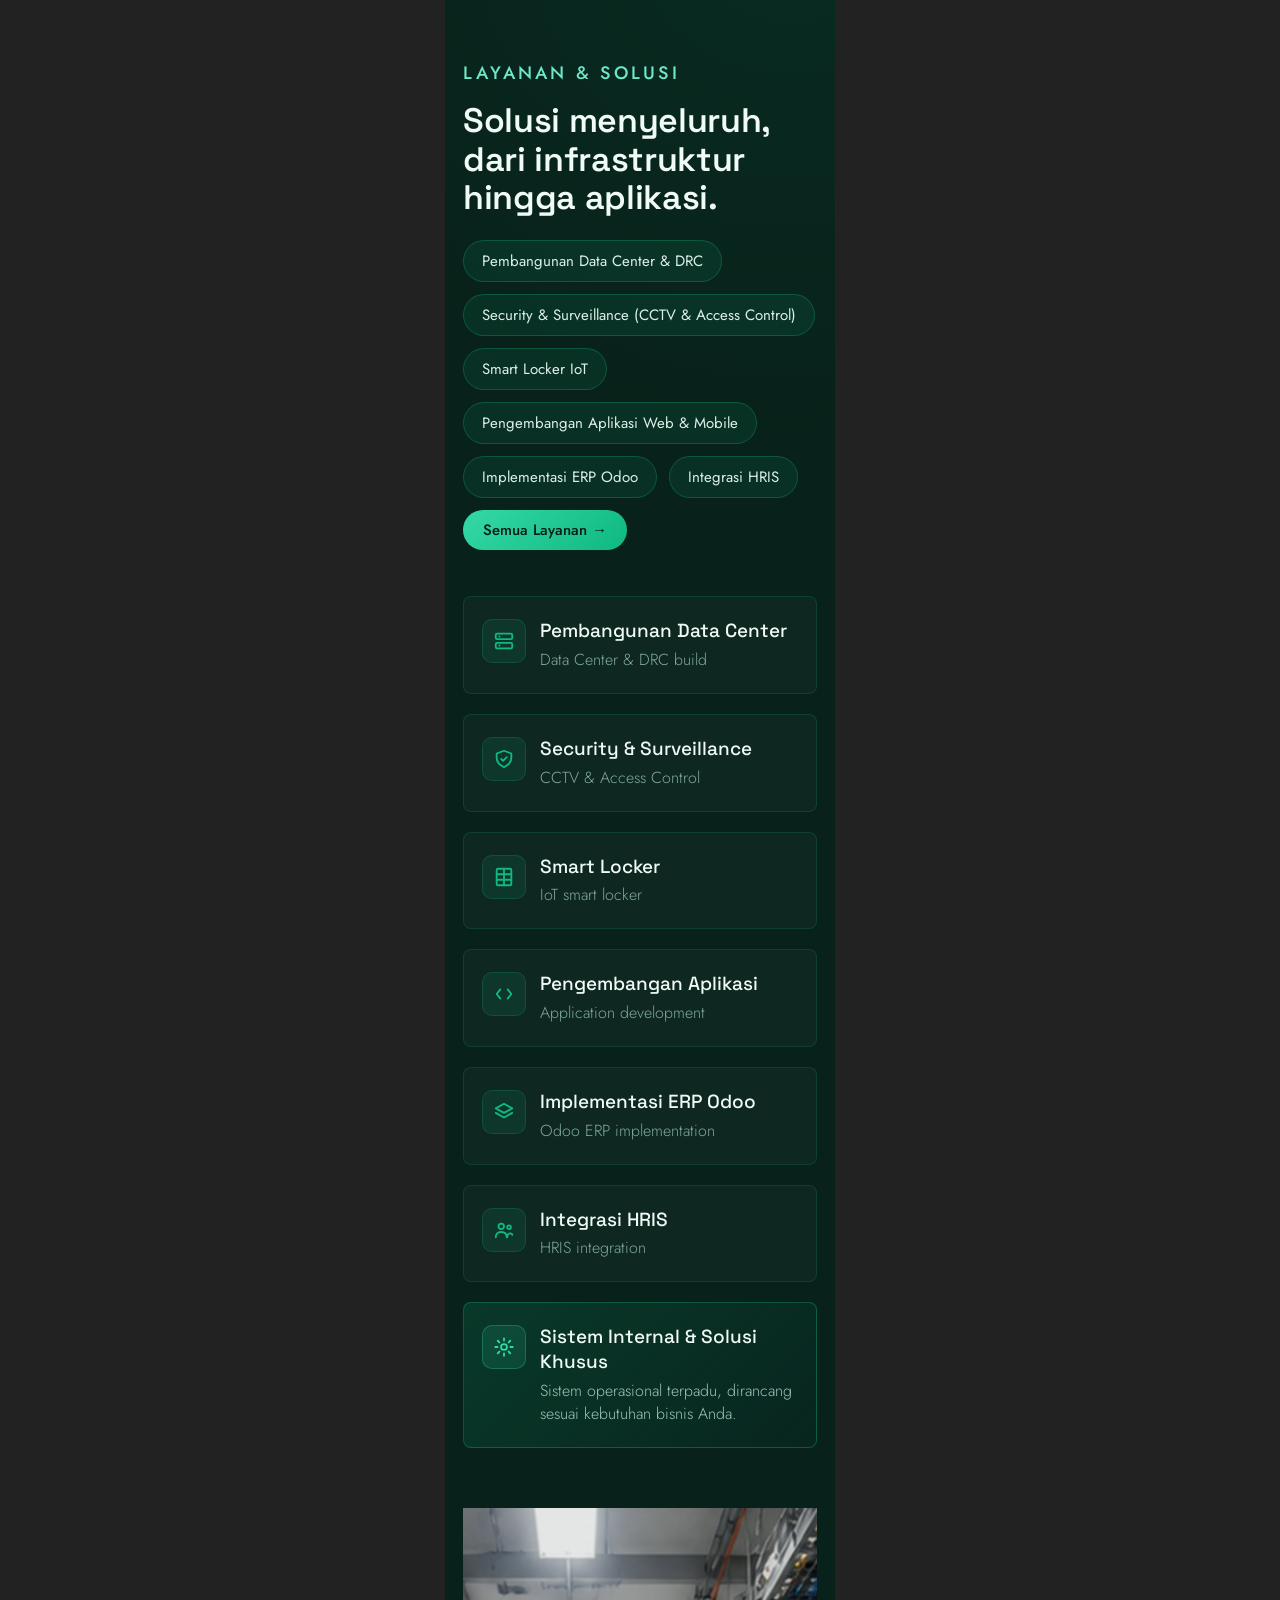
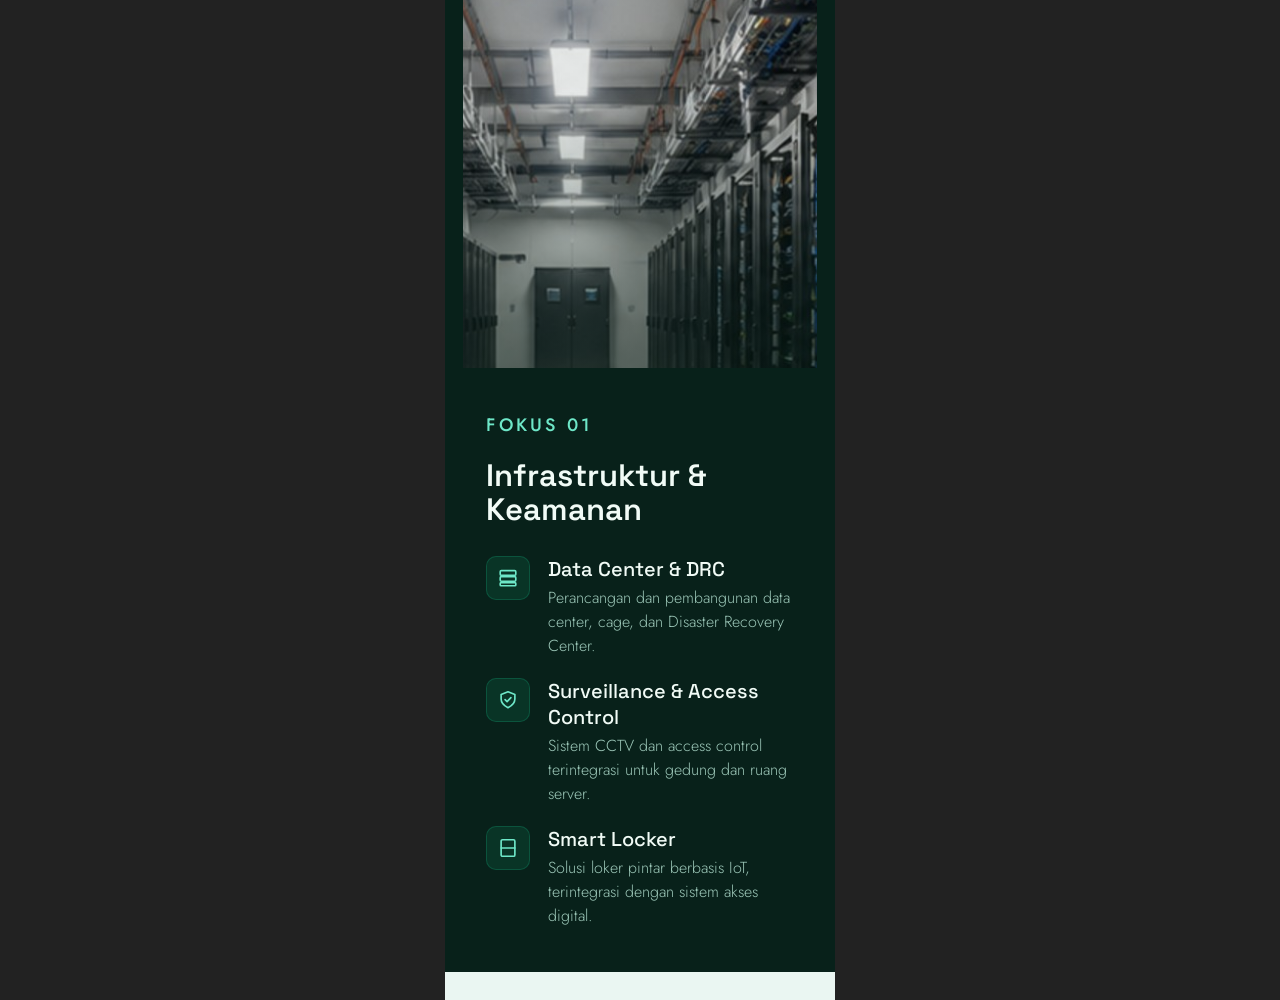
<file: _mobile-preview.html>
<!DOCTYPE html>
<html>
<head>
<meta charset="utf-8">
<meta name="viewport" content="width=device-width, initial-scale=1">
<style>
  html,body{margin:0;background:#222;display:flex;justify-content:center;}
  .phone{width:390px;height:2600px;border:0;background:#071A15;}
</style>
</head>
<body>
<iframe class="phone" src="index.html" id="f"></iframe>
<script>
  const f=document.getElementById('f');
  f.addEventListener('load',()=>{
    try{ f.contentWindow.location.hash='#layanan'; }catch(e){}
  });
</script>
</body>
</html>
</file>
<file: assets/css/main.css>
:root {
  --bg: #071A15;
  --text: #F1FBF6;
  --muted: #9CC7B8;
  --accent: #34D8A6;
}

html {
  scroll-behavior: smooth;
  overflow-x: hidden;
}

body {
  overflow-x: hidden;
  min-width: 0;
}

.skip-link {
  position: absolute;
  left: -9999px;
  top: 8px;
  z-index: 999;
  background: #fff;
  color: #071A15;
  padding: 10px;
}

.skip-link:focus { left: 8px; }

.nav-toggle {
  display: none;
  background: transparent;
  border: 1px solid rgba(110,231,200,.4);
  color: #F1FBF6;
  border-radius: 10px;
  font-size: 26px;
  line-height: 1;
  padding: 10px 13px;
  cursor: pointer;
}

.site-nav { width: 100%; }

img, svg { max-width: 100%; }

a:focus-visible,
button:focus-visible {
  outline: 3px solid #6EE7C8;
  outline-offset: 3px;
}

/* Prevent flex and grid children from forcing horizontal overflow */
main,
section,
section > div,
.site-nav,
.nav-brand,
.nav-menu {
  min-width: 0;
}

section * { min-width: 0; }

p, h1, h2, h3, span, a {
  overflow-wrap: normal;
  word-break: normal;
}

/* TABLET */
@media (max-width: 900px) {
  .site-nav {
    padding: 15px 22px !important;
    flex-wrap: wrap;
  }

  .nav-toggle { display: block; }

  .nav-menu {
    display: none !important;
    width: 100%;
    flex-direction: column;
    align-items: stretch !important;
    gap: 0 !important;
    padding: 14px 0 4px;
  }

  .nav-menu.is-open { display: flex !important; }

  .nav-menu a { padding: 12px 4px !important; }

  .nav-menu a:last-child {
    text-align: center;
    margin-top: 8px;
  }

  section {
    padding-left: 24px !important;
    padding-right: 24px !important;
  }

  section > div { max-width: 100% !important; }

  h1 { font-size: clamp(42px, 9vw, 64px) !important; }
  h2 { font-size: clamp(31px, 6vw, 46px) !important; }

  [style*="grid-template-columns:repeat(3,1fr)"],
  [style*="grid-template-columns: repeat(3,1fr)"],
  [style*="grid-template-columns:repeat(4,1fr)"],
  [style*="grid-template-columns: repeat(4,1fr)"] {
    grid-template-columns: repeat(2, minmax(0,1fr)) !important;
  }

  [style*="grid-template-columns:1fr 1fr"],
  [style*="grid-template-columns: 1fr 1fr"] {
    grid-template-columns: minmax(0,1fr) !important;
  }

  [style*="min-width:420px"] {
    min-width: 0 !important;
    width: 100% !important;
    flex-basis: 100% !important;
  }
}

/* MOBILE */
@media (max-width: 600px) {
  .site-nav {
    padding: 13px 16px !important;
  }

  .nav-brand { gap: 9px !important; }

  .nav-brand svg {
    width: 30px !important;
    height: 30px !important;
  }

  .nav-brand span {
    font-size: 15px !important;
    white-space: nowrap;
  }

  .nav-toggle {
    font-size: 24px;
    padding: 9px 11px;
  }

  section {
    padding-left: 18px !important;
    padding-right: 18px !important;
  }

  /* Force every grid into a true single column on phones */
  [style*="display:grid"] {
    grid-template-columns: minmax(0,1fr) !important;
    width: 100% !important;
  }

  [style*="grid-column:span"] {
    grid-column: 1 / -1 !important;
  }

  [style*="display:flex"] { max-width: 100%; }

  /* Fix desktop split sections */
  [style*="min-width:420px"] {
    min-width: 0 !important;
    width: 100% !important;
    flex: 0 0 100% !important;
  }

  /* Hero */
  [style*="padding:0 72px 100px"] {
    padding: 0 18px 58px !important;
  }

  [style*="font-size:76px"] {
    font-size: clamp(42px,12vw,52px) !important;
    line-height: 1.04 !important;
  }

  section:first-of-type [style*="display:flex; gap:18px; margin-top:38px"] {
    flex-direction: column !important;
    align-items: stretch !important;
    gap: 12px !important;
  }

  section:first-of-type [style*="display:flex; gap:18px; margin-top:38px"] a {
    text-align: center !important;
    padding: 15px 20px !important;
  }

  /* Common section spacing */
  [style*="padding:70px 60px"] {
    padding: 48px 18px !important;
  }

  [style*="padding:110px 72px"] {
    padding: 72px 18px !important;
  }

  [style*="font-size:48px"],
  [style*="font-size:44px"] {
    font-size: 34px !important;
    line-height: 1.14 !important;
  }

  [style*="font-size:23px"],
  [style*="font-size:22px"] {
    font-size: 18px !important;
    line-height: 1.6 !important;
  }

  [style*="letter-spacing:0.4em"],
  [style*="letter-spacing:0.34em"] {
    letter-spacing: .18em !important;
  }

  /* Services */
  #layanan [style*="display:flex; gap:18px"] {
    gap: 14px !important;
    padding: 22px 18px !important;
    align-items: flex-start !important;
  }

  #layanan [style*="font-size:21px"] {
    font-size: 19px !important;
    line-height: 1.3 !important;
  }

  /* Statistics */
  #tentang [style*="display:grid"] > div {
    width: 100% !important;
    padding: 24px 22px !important;
  }

  /* Footer and large content areas */
  footer,
  [style*="padding:70px 72px"],
  [style*="padding:80px 72px"] {
    padding-left: 18px !important;
    padding-right: 18px !important;
  }
}

/* SMALL MOBILE */
@media (max-width: 380px) {
  .nav-brand span { font-size: 14px !important; }

  .nav-brand svg {
    width: 27px !important;
    height: 27px !important;
  }

  h1 { font-size: 40px !important; }

  section {
    padding-left: 15px !important;
    padding-right: 15px !important;
  }
}

/* Accessibility */
@media (prefers-reduced-motion: reduce) {
  html { scroll-behavior: auto !important; }

  *,
  *::before,
  *::after {
    animation-duration: .01ms !important;
    animation-iteration-count: 1 !important;
    transition-duration: .01ms !important;
  }
}
</file>
